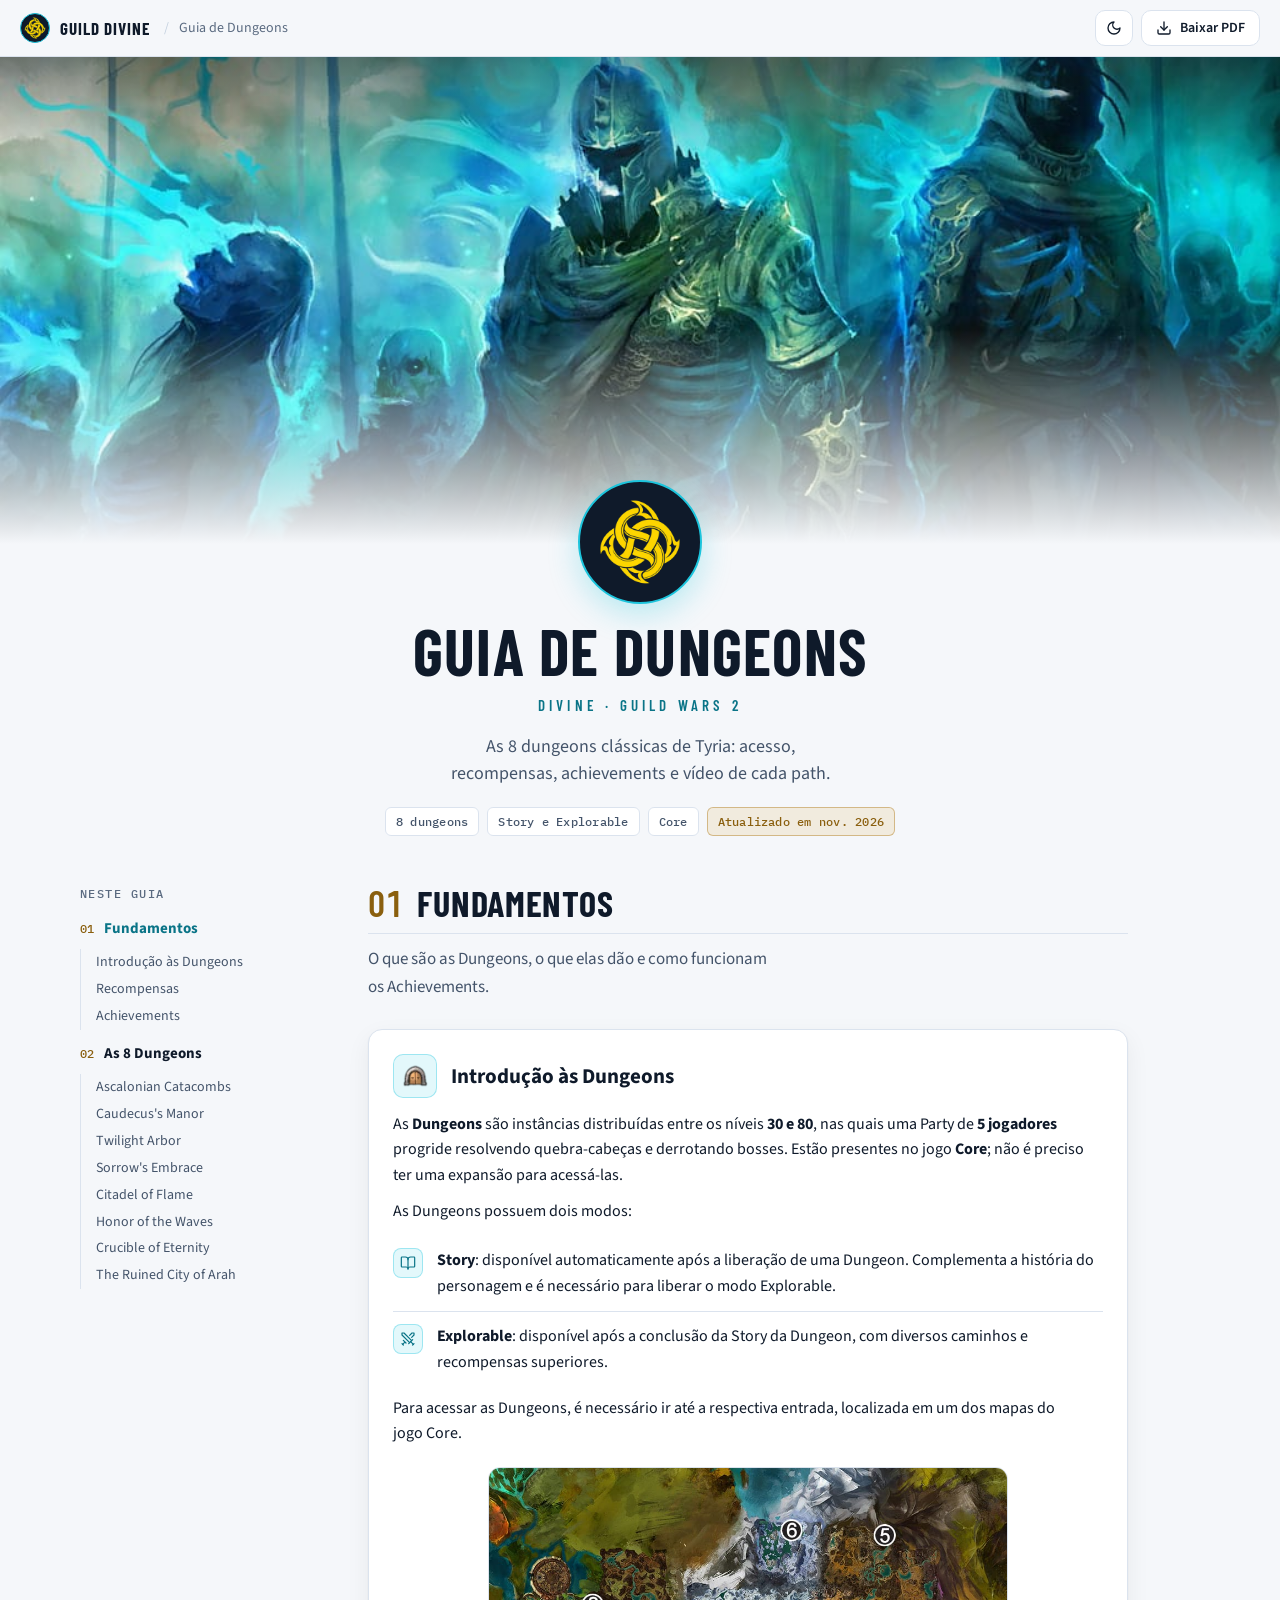
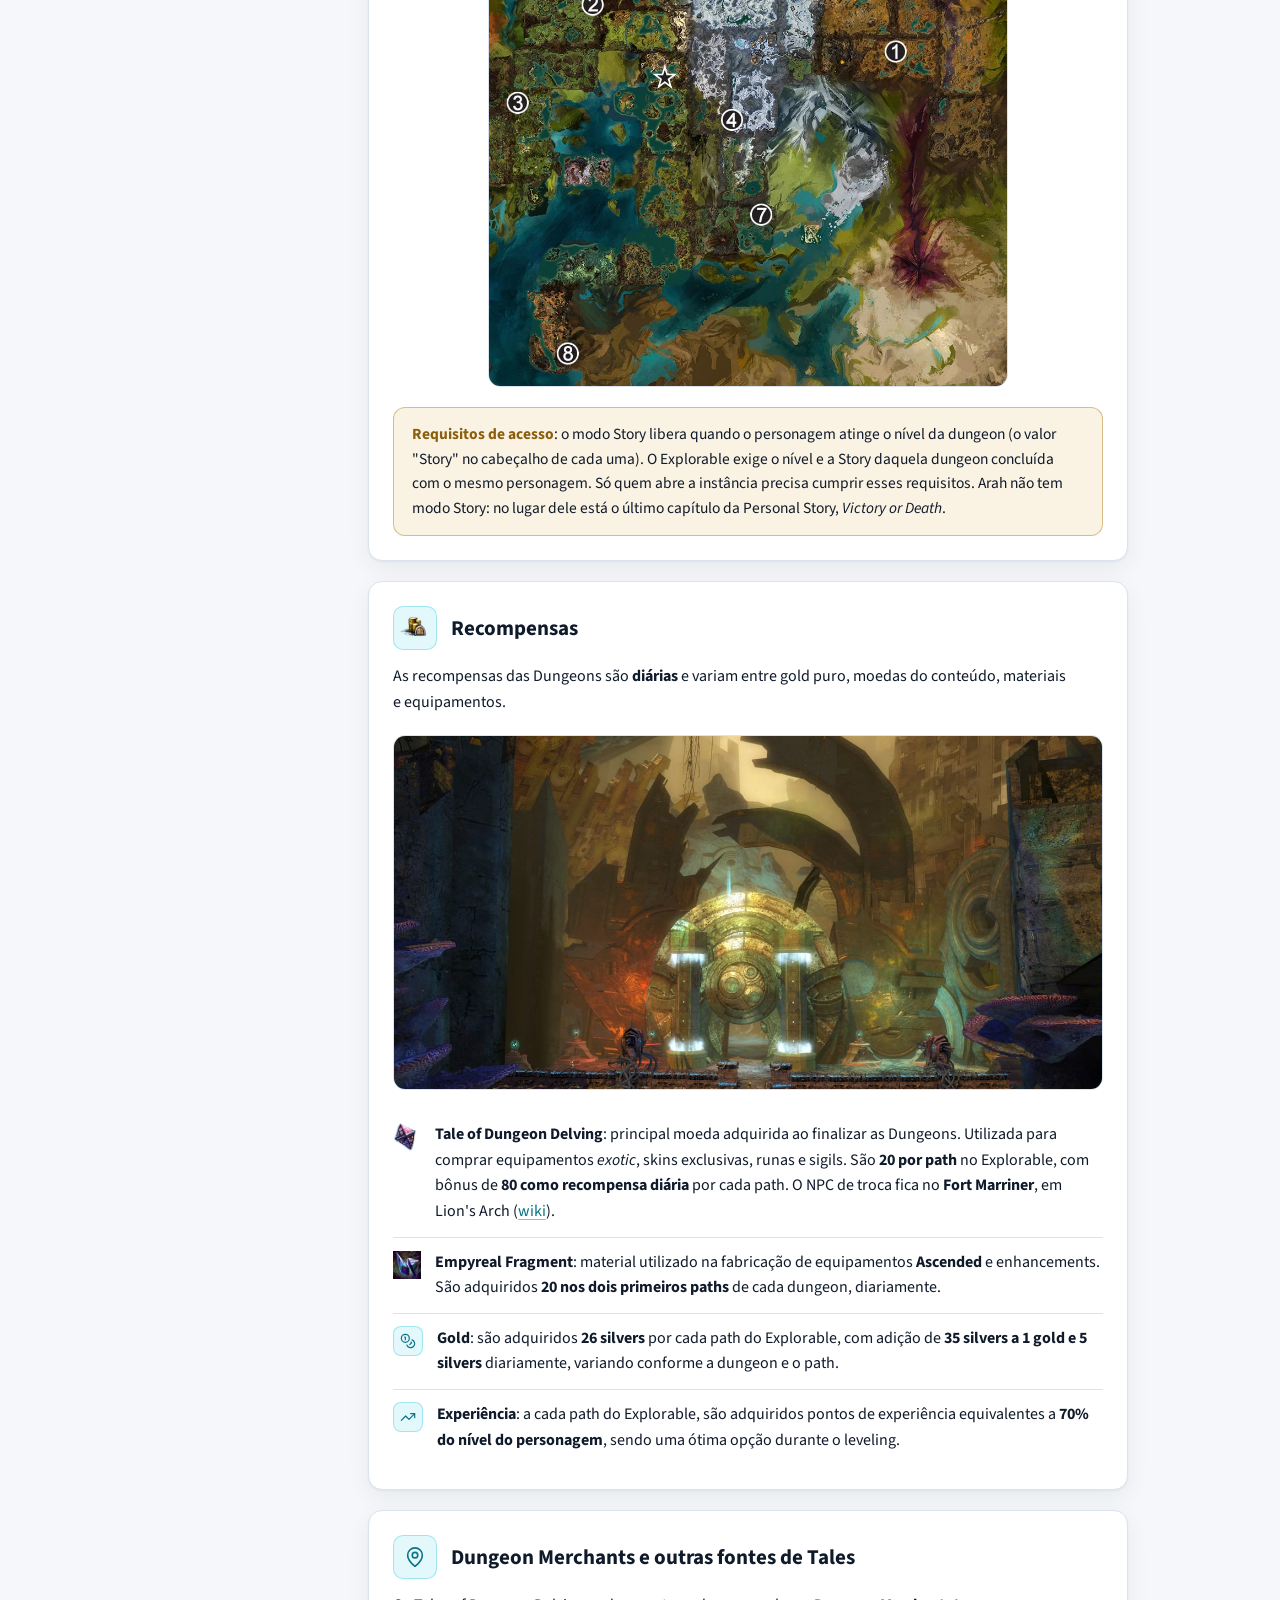
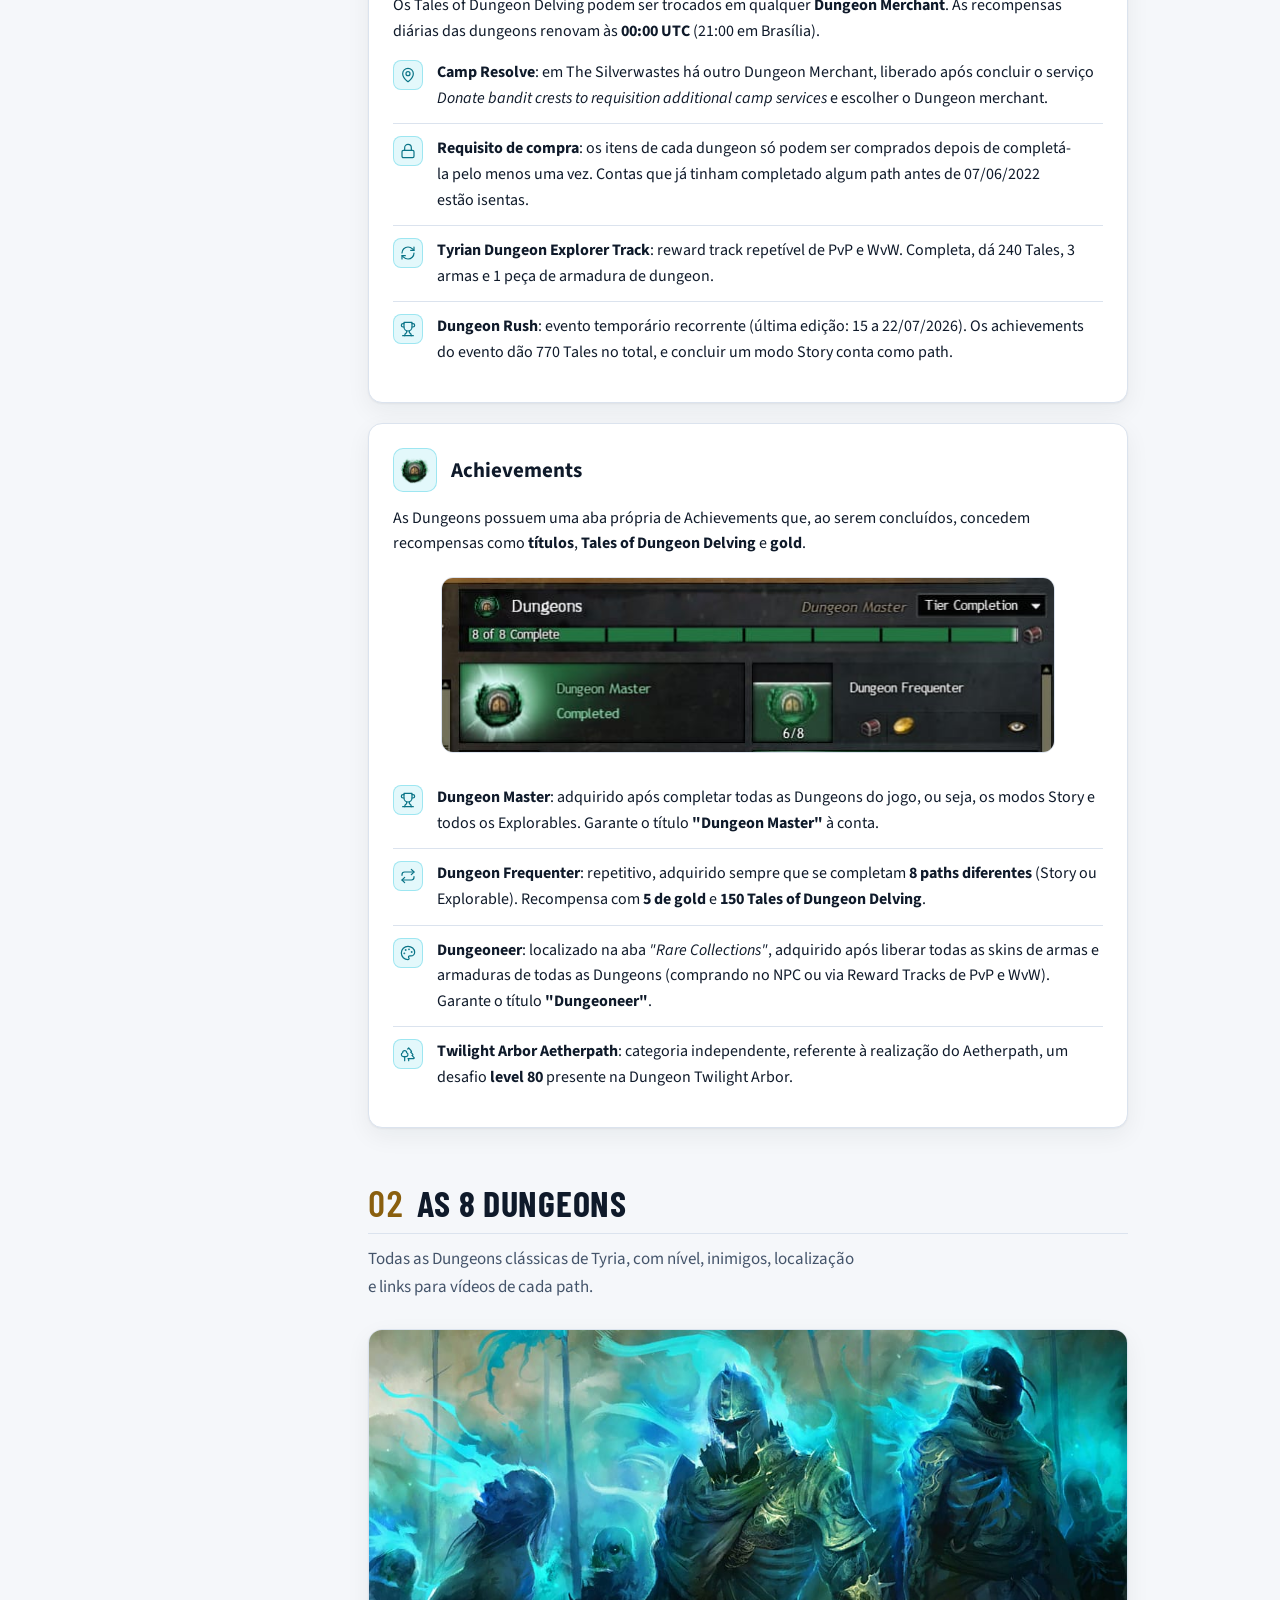
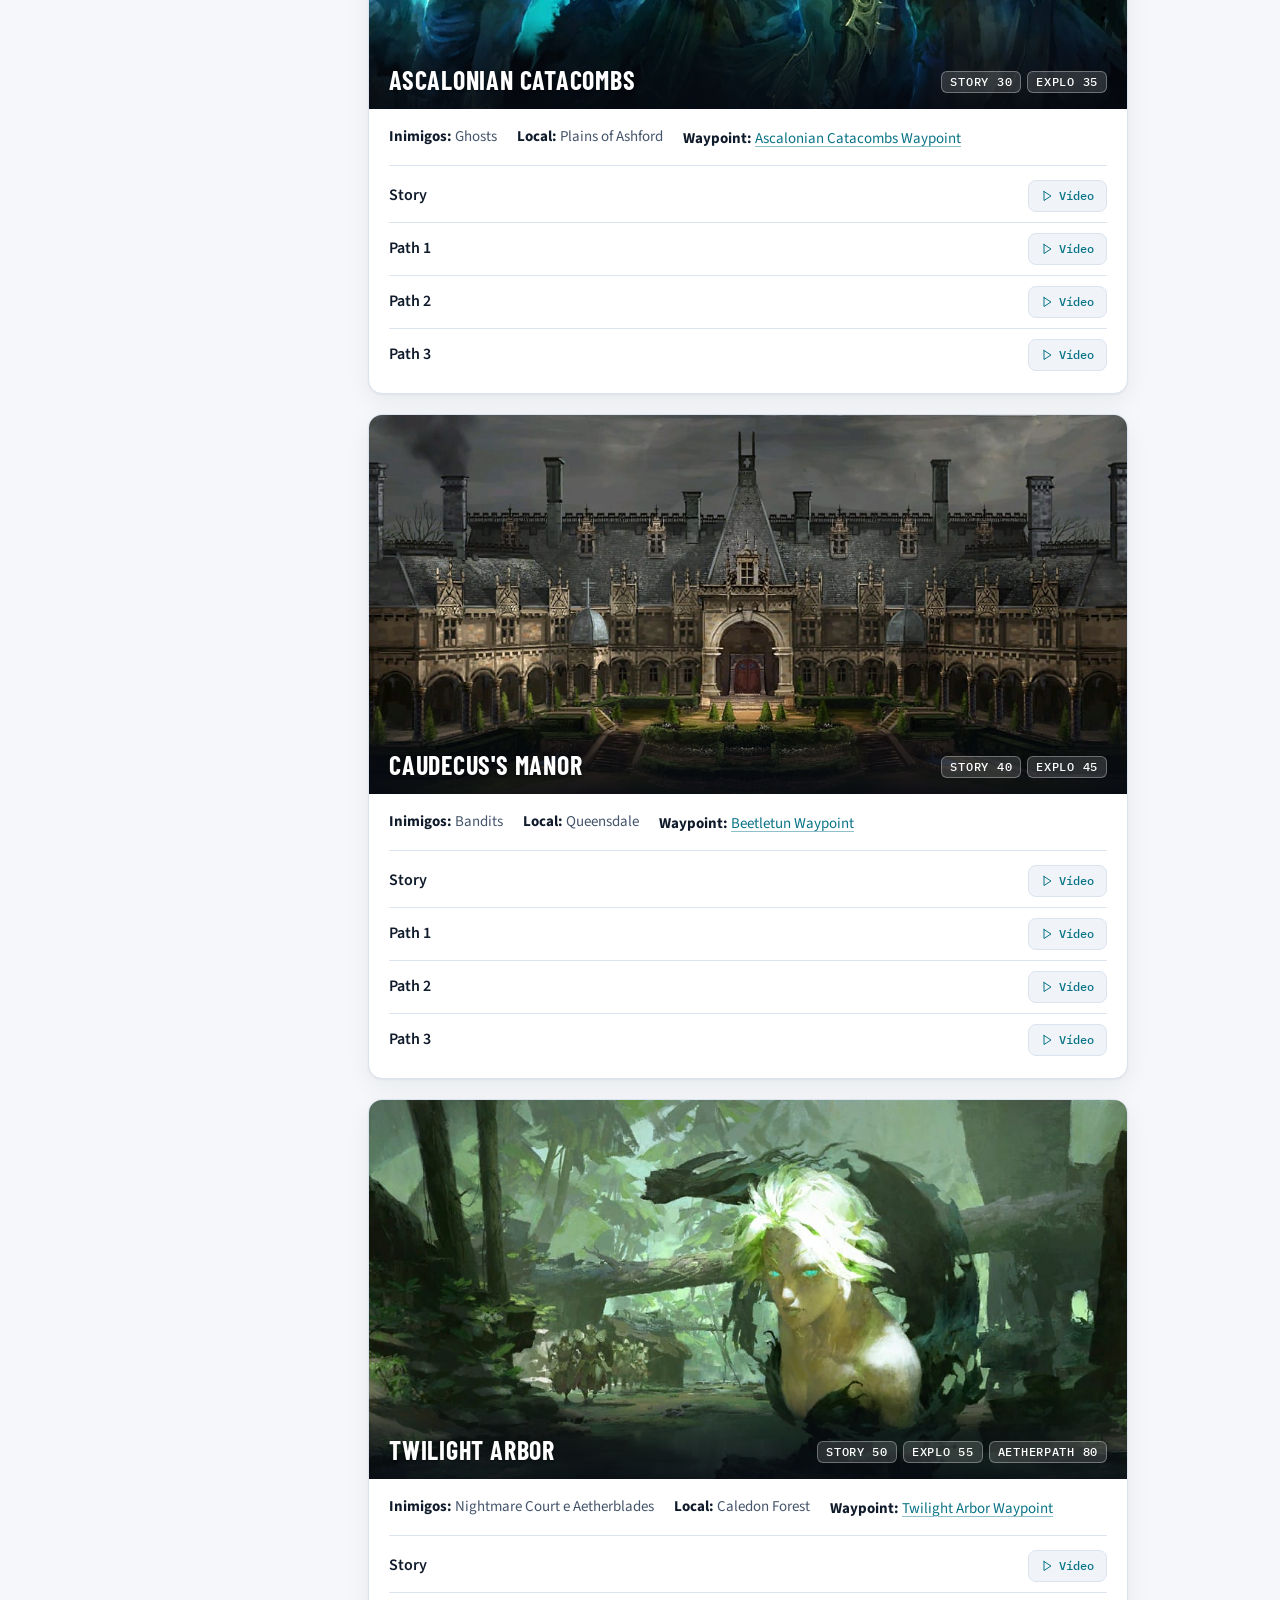
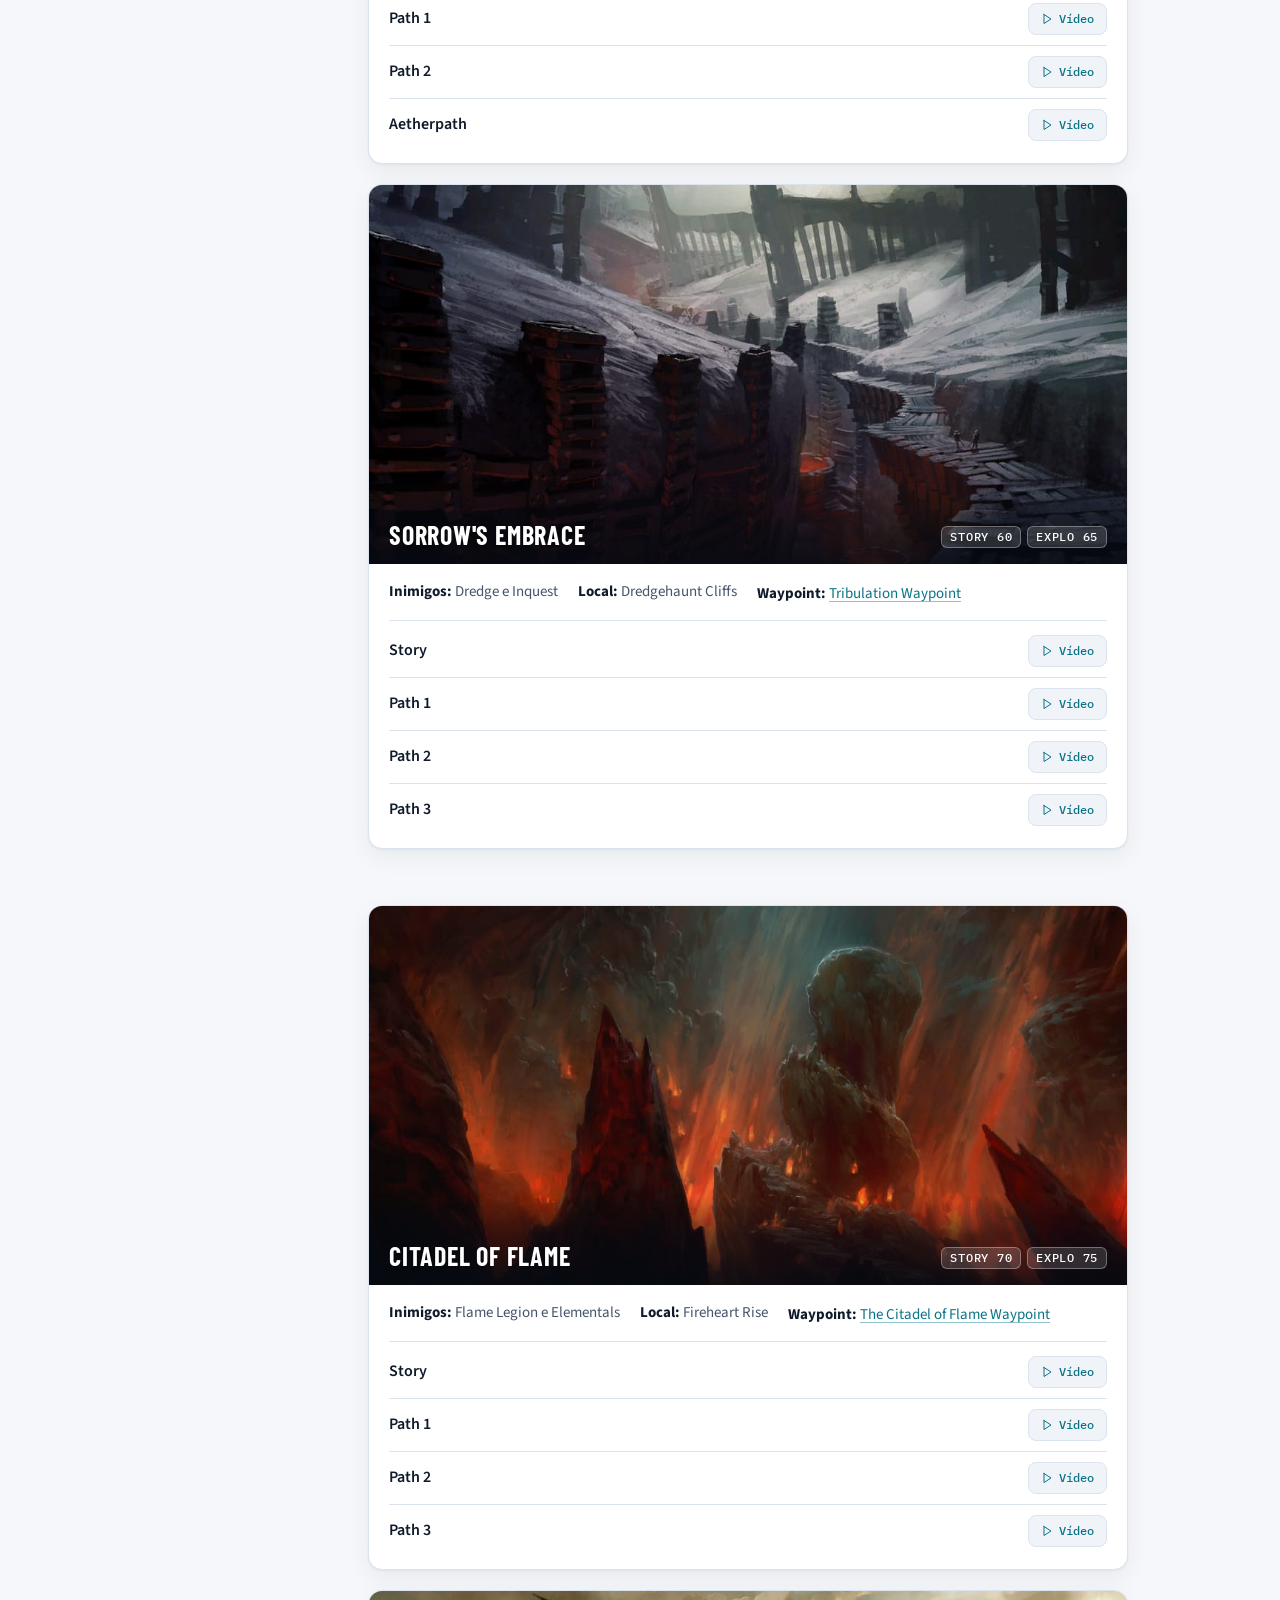
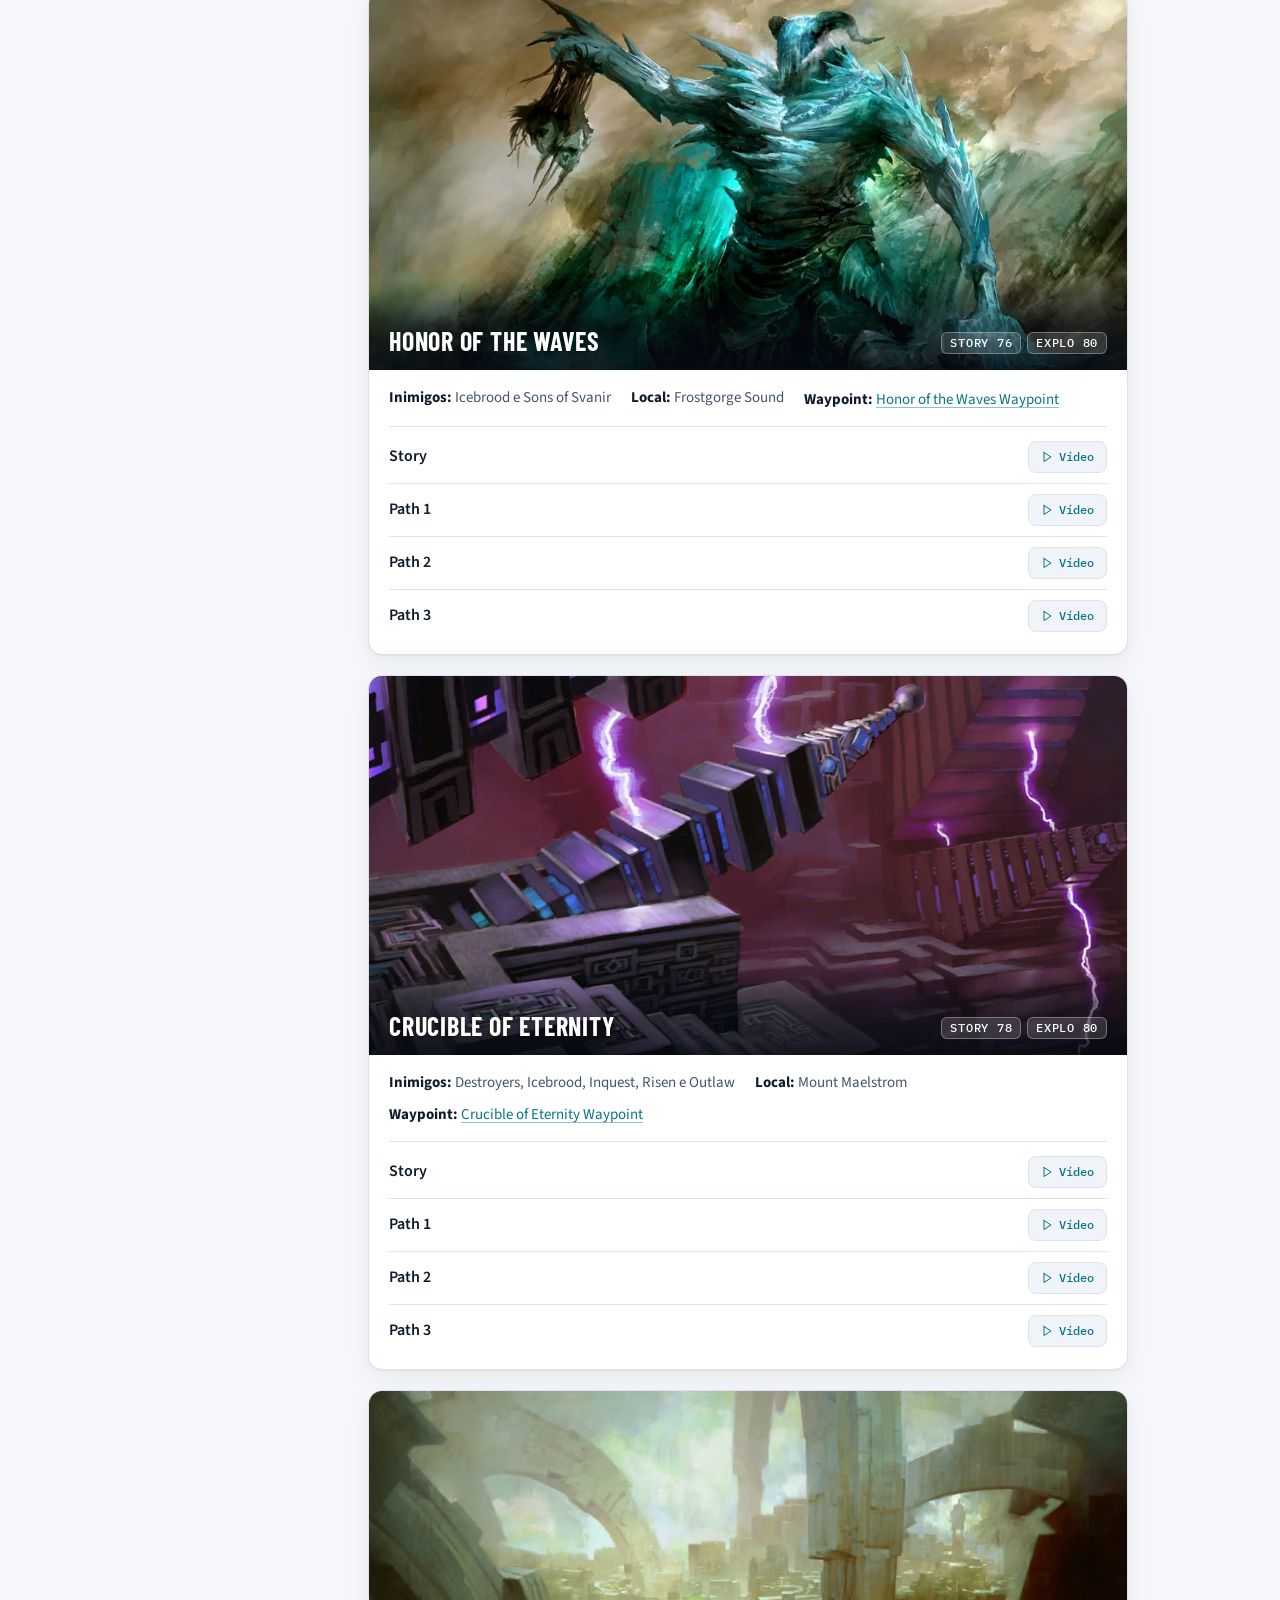
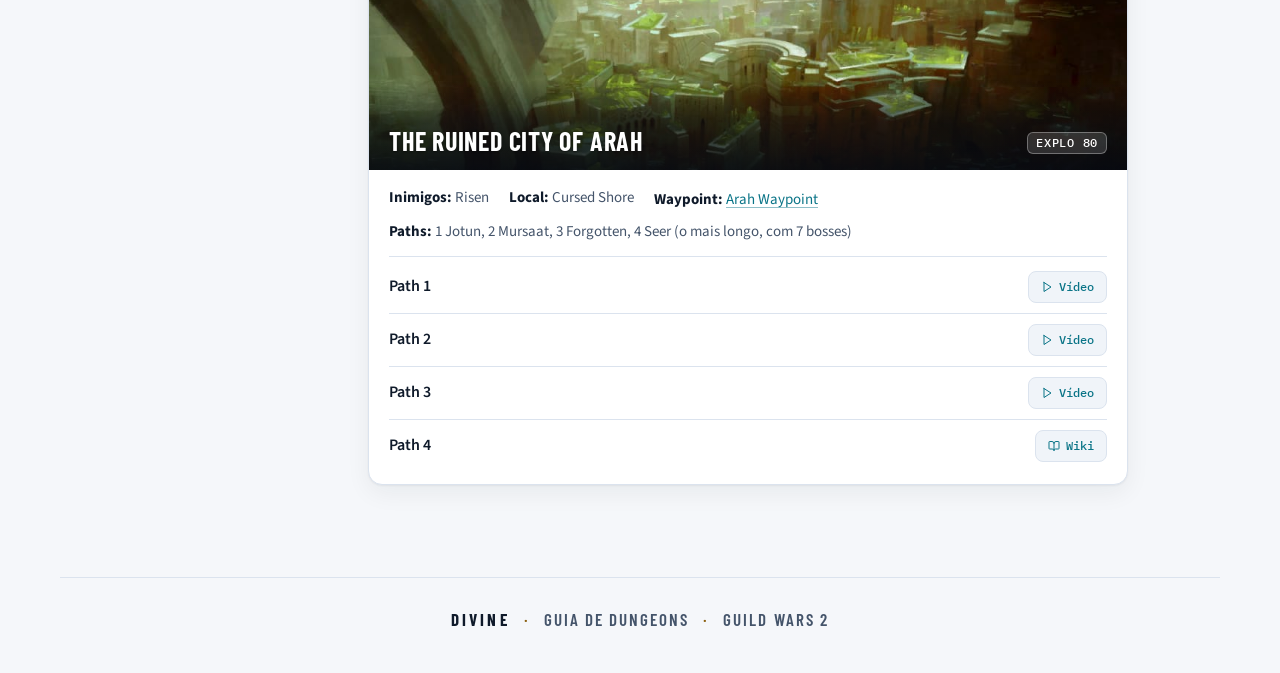
<file: guias/dungeons.html>
<!DOCTYPE html>
<html lang="pt-BR">
<head>
<meta charset="UTF-8">
<meta name="viewport" content="width=device-width, initial-scale=1">
<meta name="description" content="Guia de Dungeons · Guild DIVINE (Guild Wars 2)">
<link rel="icon" href="[data-uri]" media="(prefers-color-scheme: light)">
<link rel="icon" href="[data-uri]" media="(prefers-color-scheme: dark)">
<title>Guia de Dungeons · DIVINE</title>
<script>/* tema salvo: aplica antes de pintar a página */try{var t=localStorage.getItem('divine-tema');if(t==='light'||t==='dark')document.documentElement.setAttribute('data-theme',t);}catch(e){}</script><style>
/* =====================================================================
   Codex DIVINE — design system da Guild DIVINE (Guild Wars 2)
   Fonte da verdade: DESIGN.md (blueprint TypeUI). Embutido em cada página pela build.
   Layout: topo imersivo de ponta a ponta + corpo editorial (sumário fixo no desktop).
   ===================================================================== */

/* ---------- FONTES (servidas de assets/fonts; funcionam offline e no PDF) ---------- */
@font-face{font-family:"Barlow Condensed";font-style:normal;font-weight:600;font-display:swap;src:url(../assets/fonts/barlow-condensed-latin-600-normal.woff2) format("woff2");unicode-range:U+0000-00FF,U+0131,U+0152-0153,U+02BB-02BC,U+02C6,U+02DA,U+02DC,U+0304,U+0308,U+0329,U+2000-206F,U+20AC,U+2122,U+2191,U+2193,U+2212,U+2215,U+FEFF,U+FFFD;}
@font-face{font-family:"Barlow Condensed";font-style:normal;font-weight:700;font-display:swap;src:url(../assets/fonts/barlow-condensed-latin-700-normal.woff2) format("woff2");unicode-range:U+0000-00FF,U+0131,U+0152-0153,U+02BB-02BC,U+02C6,U+02DA,U+02DC,U+0304,U+0308,U+0329,U+2000-206F,U+20AC,U+2122,U+2191,U+2193,U+2212,U+2215,U+FEFF,U+FFFD;}
@font-face{font-family:"Source Sans 3";font-style:normal;font-weight:400;font-display:swap;src:url(../assets/fonts/source-sans-3-latin-400-normal.woff2) format("woff2");unicode-range:U+0000-00FF,U+0131,U+0152-0153,U+02BB-02BC,U+02C6,U+02DA,U+02DC,U+0304,U+0308,U+0329,U+2000-206F,U+20AC,U+2122,U+2191,U+2193,U+2212,U+2215,U+FEFF,U+FFFD;}
@font-face{font-family:"Source Sans 3";font-style:italic;font-weight:400;font-display:swap;src:url(../assets/fonts/source-sans-3-latin-400-italic.woff2) format("woff2");unicode-range:U+0000-00FF,U+0131,U+0152-0153,U+02BB-02BC,U+02C6,U+02DA,U+02DC,U+0304,U+0308,U+0329,U+2000-206F,U+20AC,U+2122,U+2191,U+2193,U+2212,U+2215,U+FEFF,U+FFFD;}
@font-face{font-family:"Source Sans 3";font-style:normal;font-weight:600;font-display:swap;src:url(../assets/fonts/source-sans-3-latin-600-normal.woff2) format("woff2");unicode-range:U+0000-00FF,U+0131,U+0152-0153,U+02BB-02BC,U+02C6,U+02DA,U+02DC,U+0304,U+0308,U+0329,U+2000-206F,U+20AC,U+2122,U+2191,U+2193,U+2212,U+2215,U+FEFF,U+FFFD;}
@font-face{font-family:"Source Sans 3";font-style:normal;font-weight:700;font-display:swap;src:url(../assets/fonts/source-sans-3-latin-700-normal.woff2) format("woff2");unicode-range:U+0000-00FF,U+0131,U+0152-0153,U+02BB-02BC,U+02C6,U+02DA,U+02DC,U+0304,U+0308,U+0329,U+2000-206F,U+20AC,U+2122,U+2191,U+2193,U+2212,U+2215,U+FEFF,U+FFFD;}
@font-face{font-family:"Source Sans 3";font-style:normal;font-weight:400;font-display:swap;src:url(../assets/fonts/source-sans-3-latin-ext-400-normal.woff2) format("woff2");unicode-range:U+0100-02AF,U+0304,U+0308,U+0329,U+1E00-1E9F,U+1EF2-1EFF,U+2020,U+20A0-20AB,U+20AD-20C0,U+2113,U+2C60-2C7F,U+A720-A7FF;}
@font-face{font-family:"IBM Plex Mono";font-style:normal;font-weight:500;font-display:swap;src:url(../assets/fonts/ibm-plex-mono-latin-500-normal.woff2) format("woff2");unicode-range:U+0000-00FF,U+0131,U+0152-0153,U+02BB-02BC,U+02C6,U+02DA,U+02DC,U+0304,U+0308,U+0329,U+2000-206F,U+20AC,U+2122,U+2191,U+2193,U+2212,U+2215,U+FEFF,U+FFFD;}

/* ---------- TOKENS: CLARO ---------- */
:root{
  --font-display:"Barlow Condensed","Arial Narrow","Segoe UI",sans-serif;
  --font-body:"Source Sans 3","Segoe UI",Roboto,Helvetica,Arial,sans-serif;
  --font-mono:"IBM Plex Mono",Consolas,"Courier New",monospace;
  --bg:#f5f7fa; --surface:#ffffff; --surface-2:#f0f4f9; --line:#dbe3ee; --line-strong:#c5d1e0;
  --text:#0f1a2a; --text-soft:#44546a; --text-mute:#5a6a80;
  --accent:#1cc4dc; --accent-text:#0a7487; --accent-tint:rgba(28,196,220,.12);
  --gold:#8a5f0e; --gold-tint:rgba(224,176,82,.16); --gold-line:rgba(176,124,28,.45);
  --action-bg:#0a7487; --action-bg-hover:#085f6f; --on-action:#ffffff;
  --hero-scrim:rgba(10,17,28,.38);
  --shadow:0 1px 2px rgba(15,26,42,.05), 0 8px 24px rgba(15,26,42,.06);
  --nav-bg:rgba(245,247,250,.86);
  --selection:#bdeef6;
  /* compatibilidade com estilos inline antigos */
  --texto-soft:var(--text-soft); --azul-esc:var(--accent-text);
  color-scheme:light;
}
/* ---------- TOKENS: ESCURO (sistema e botão; nunca na impressão) ---------- */
@media screen and (prefers-color-scheme: dark){
  :root:not([data-theme="light"]){
    --bg:#0a111c; --surface:#111b2b; --surface-2:#162337; --line:#22324a; --line-strong:#2e4260;
    --text:#e7eef7; --text-soft:#a9b8ca; --text-mute:#8597ad;
    --accent-text:#5fd6e8; --accent-tint:rgba(28,196,220,.14);
    --gold:#e0b052; --gold-tint:rgba(224,176,82,.12); --gold-line:rgba(224,176,82,.4);
    --action-bg:#1cc4dc; --action-bg-hover:#5fd6e8; --on-action:#06121c;
    --hero-scrim:rgba(5,9,16,.45); --shadow:none; --nav-bg:rgba(10,17,28,.82); --selection:#164b5a;
    color-scheme:dark;
  }
}
@media screen{
  :root[data-theme="dark"]{
    --bg:#0a111c; --surface:#111b2b; --surface-2:#162337; --line:#22324a; --line-strong:#2e4260;
    --text:#e7eef7; --text-soft:#a9b8ca; --text-mute:#8597ad;
    --accent-text:#5fd6e8; --accent-tint:rgba(28,196,220,.14);
    --gold:#e0b052; --gold-tint:rgba(224,176,82,.12); --gold-line:rgba(224,176,82,.4);
    --action-bg:#1cc4dc; --action-bg-hover:#5fd6e8; --on-action:#06121c;
    --hero-scrim:rgba(5,9,16,.45); --shadow:none; --nav-bg:rgba(10,17,28,.82); --selection:#164b5a;
    color-scheme:dark;
  }
}

/* ---------- BASE ---------- */
*{box-sizing:border-box;-webkit-print-color-adjust:exact;print-color-adjust:exact;}
html,body{margin:0;padding:0;}
html{scroll-behavior:smooth;scrollbar-color:var(--line-strong) var(--bg);}
body{
  font-family:var(--font-body);font-size:16px;line-height:1.6;
  color:var(--text);background:var(--bg);
  -webkit-font-smoothing:antialiased;text-rendering:optimizeLegibility;
}
::selection{background:var(--selection);color:var(--text);}
a{color:var(--accent-text);text-decoration:underline;text-decoration-thickness:1px;text-underline-offset:.2em;text-decoration-color:color-mix(in srgb, var(--accent-text) 45%, transparent);}
a:hover{text-decoration-color:currentColor;}
a:focus-visible, button:focus-visible, summary:focus-visible{outline:2px solid var(--accent);outline-offset:2px;border-radius:6px;}
[id]{scroll-margin-top:84px;}
img{max-width:100%;}
p{margin:0 0 12px;text-wrap:pretty;}
li{text-wrap:pretty;}
b, strong{font-weight:700;}
small{color:var(--text-soft);}
code, kbd{
  font-family:var(--font-mono);font-size:.82em;color:var(--text);
  background:var(--surface-2);border:1px solid var(--line);border-radius:6px;padding:1px 6px;
}
kbd{border-bottom-width:2px;}

/* ---------- BARRA DO TOPO ---------- */
.topnav{
  position:sticky;top:0;z-index:20;
  display:flex;justify-content:space-between;align-items:center;gap:12px;
  padding:10px max(20px, env(safe-area-inset-right, 0px)) 10px max(20px, env(safe-area-inset-left, 0px));
  background:var(--nav-bg);backdrop-filter:saturate(1.4) blur(10px);-webkit-backdrop-filter:saturate(1.4) blur(10px);
  border-bottom:1px solid var(--line);font-size:14px;
}
.topnav a{color:var(--text);text-decoration:none;font-weight:600;}
.topnav .where{display:flex;align-items:center;min-width:0;gap:4px;}
.topnav .home{display:flex;align-items:center;gap:10px;min-width:0;font-family:var(--font-display);font-weight:700;font-size:17px;letter-spacing:.06em;text-transform:uppercase;}
.topnav .crumb{color:var(--text-mute);white-space:nowrap;overflow:hidden;text-overflow:ellipsis;}
.topnav .crumb::before{content:"/";margin:0 10px;color:var(--line-strong);}
.topnav .actions{display:flex;gap:8px;align-items:center;flex-shrink:0;}
.topnav .btn, .theme-toggle{
  display:inline-flex;align-items:center;gap:8px;min-height:36px;
  border:1px solid var(--line);background:var(--surface);color:var(--text);
  padding:6px 14px;border-radius:10px;font:inherit;font-weight:600;cursor:pointer;
  transition:border-color .15s ease-out, background-color .15s ease-out;
}
.topnav .btn:hover, .theme-toggle:hover{border-color:var(--accent);}
.theme-toggle{padding:6px 10px;}
.theme-toggle svg, .topnav .btn svg{width:16px;height:16px;}
.theme-toggle .i-sol{display:none;}
:root[data-theme="dark"] .theme-toggle .i-sol{display:inline;}
:root[data-theme="dark"] .theme-toggle .i-lua{display:none;}
@media screen and (prefers-color-scheme: dark){
  :root:not([data-theme="light"]) .theme-toggle .i-sol{display:inline;}
  :root:not([data-theme="light"]) .theme-toggle .i-lua{display:none;}
}

/* ---------- EMBLEMA (logo amarela no tema claro, branca no escuro) ---------- */
/* fundo: no claro, a cor do texto (azul-tinta) realça a logo amarela; no escuro, a superfície */
:root{ --emblem-bg:var(--text); }
@media screen and (prefers-color-scheme: dark){ :root:not([data-theme="light"]){ --emblem-bg:var(--surface); } }
@media screen{ :root[data-theme="dark"]{ --emblem-bg:var(--surface); } }
.emblem{
  display:inline-grid;place-items:center;flex-shrink:0;border-radius:50%;
  background:var(--emblem-bg);border:2px solid var(--accent);
  box-shadow:0 10px 30px rgba(28,196,220,.28);
}
.emblem img{grid-area:1/1;width:72%;height:72%;object-fit:contain;display:block;}
.emblem-lg{width:124px;height:124px;}
.emblem-sm{width:30px;height:30px;border-width:1.5px;box-shadow:none;}
.emblem-sm img{width:78%;height:78%;}
.emblem-escuro{display:none !important;}
@media screen and (prefers-color-scheme: dark){
  :root:not([data-theme="light"]) .emblem-claro{display:none !important;}
  :root:not([data-theme="light"]) .emblem-escuro{display:block !important;}
}
@media screen{
  :root[data-theme="dark"] .emblem-claro{display:none !important;}
  :root[data-theme="dark"] .emblem-escuro{display:block !important;}
}

/* ---------- HERÓI (topo imersivo, de ponta a ponta) ---------- */
.hero{position:relative;}
.hero-bg{position:relative;height:clamp(260px, 38vw, 520px);overflow:hidden;background:var(--surface-2);}
.hero-bg img{position:absolute;inset:0;width:100%;height:100%;object-fit:cover;object-position:center 40%;display:block;}
.hero-bg::after{
  content:"";position:absolute;inset:0;pointer-events:none;
  background:linear-gradient(to bottom, var(--hero-scrim) 0%, transparent 24%, transparent 56%, var(--bg) 100%);
}
.hero-bar{
  position:absolute;top:0;left:0;right:0;z-index:2;display:flex;justify-content:flex-end;
  padding:max(16px, env(safe-area-inset-top, 0px)) max(20px, env(safe-area-inset-right, 0px)) 0 max(20px, env(safe-area-inset-left, 0px));
}
.hero-inner{
  position:relative;z-index:1;max-width:860px;margin:0 auto;text-align:center;
  padding:0 max(20px, env(safe-area-inset-right, 0px)) 8px max(20px, env(safe-area-inset-left, 0px));
}
.hero-inner .emblem{margin-top:-64px;margin-bottom:16px;}
.hero h1{
  font-family:var(--font-display);font-weight:700;text-transform:uppercase;
  font-size:clamp(40px, 6vw, 64px);line-height:.98;letter-spacing:.02em;margin:0;color:var(--text);text-wrap:balance;
}
.hero .hero-sub{
  font-family:var(--font-display);font-weight:600;text-transform:uppercase;letter-spacing:.28em;
  font-size:15px;color:var(--accent-text);margin:10px 0 0;
}
.hero .hero-desc{max-width:58ch;margin:16px auto 0;font-size:18px;line-height:1.5;color:var(--text-soft);text-wrap:balance;}
.hero-chips{list-style:none;display:flex;flex-wrap:wrap;justify-content:center;gap:8px;margin:20px 0 0;padding:0;}
.hero-chips li, .badge-lvl{
  font-family:var(--font-mono);font-size:12px;font-weight:500;letter-spacing:.02em;color:var(--text-soft);
  background:var(--surface);border:1px solid var(--line);border-radius:6px;padding:4px 10px;
  font-variant-numeric:tabular-nums;
}
.hero-chips li.is-date{color:var(--gold);border-color:var(--gold-line);background:var(--gold-tint);}
.badge-lvl{display:inline-block;margin:0 4px 6px 0;background:var(--surface-2);}

/* ---------- LAYOUT DO GUIA ---------- */
.layout{
  max-width:1160px;margin:40px auto 0;
  padding:0 max(20px, env(safe-area-inset-right, 0px)) 0 max(20px, env(safe-area-inset-left, 0px));
}
.content{min-width:0;}
.page{max-width:760px;margin:0 auto;}
.page + .page{margin-top:56px;}
@media screen and (min-width:1100px){
  .layout{display:grid;grid-template-columns:232px minmax(0,1fr);gap:56px;align-items:start;}
  .page{margin:0;}
  .sidebar{position:sticky;top:76px;max-height:calc(100vh - 96px);overflow:auto;padding-bottom:24px;}
}

/* ---------- SUMÁRIO ---------- */
.toc{margin:0 0 32px;}
.toc h2{
  font-family:var(--font-mono);font-size:12px;font-weight:500;letter-spacing:.12em;text-transform:uppercase;
  color:var(--text-mute);margin:0 0 12px;
}
.toc ol{margin:0;padding:0;list-style:none;counter-reset:cap;}
.toc ol > li{counter-increment:cap;margin:0 0 10px;font-size:15px;}
.toc ol > li > b{font-weight:700;}
.toc ol > li > b > a::before{content:counter(cap, decimal-leading-zero);font-family:var(--font-mono);font-size:12px;color:var(--gold);margin-right:10px;font-weight:500;}
.toc ul{margin:6px 0 0;padding:0 0 0 14px;list-style:none;border-left:1px solid var(--line);}
.toc ul li{font-size:14px;margin:0;}
.toc a{display:block;padding:4px 0 4px 10px;margin-left:-11px;border-left:2px solid transparent;color:var(--text-soft);text-decoration:none;line-height:1.35;}
.toc ol > li > b > a{margin-left:0;padding-left:0;border-left:0;color:var(--text);}
.toc a:hover{color:var(--accent-text);}
.toc a.is-active{color:var(--accent-text);border-left-color:var(--gold);}
.toc ol > li > b > a.is-active{color:var(--accent-text);}
.toc.cols ul{border:0;padding:0;}
@media screen and (max-width:1099px){
  .sidebar .toc{background:var(--surface);border:1px solid var(--line);border-radius:14px;padding:18px 20px;}
  .toc.cols ol{columns:2;column-gap:28px;}
  .toc.cols li{break-inside:avoid;}
}
@media (max-width:600px){ .toc.cols ol{columns:1;} }

/* ---------- SEÇÕES ---------- */
h2.section{
  font-family:var(--font-display);font-weight:700;text-transform:uppercase;letter-spacing:.02em;
  font-size:clamp(28px, 3.4vw, 36px);line-height:1.05;color:var(--text);
  display:flex;align-items:baseline;gap:14px;flex-wrap:wrap;
  margin:0 0 8px;padding-bottom:12px;border-bottom:1px solid var(--line);text-wrap:balance;
}
/* número do capítulo: mesma fonte e tamanho do título, em dourado (lê como "01 Fundamentos") */
h2.section .num{font-family:var(--font-display);font-size:inherit;font-weight:600;letter-spacing:.02em;color:var(--gold);font-variant-numeric:tabular-nums;}
.section-sub{color:var(--text-soft);font-size:17px;margin:12px 0 28px;max-width:62ch;}
h3, h4{text-wrap:balance;}
h4{font-size:17px;font-weight:700;margin:28px 0 10px;color:var(--text);}

/* ---------- CARDS ---------- */
.card{
  background:var(--surface);border:1px solid var(--line);border-radius:14px;
  padding:24px;margin:0 0 20px;box-shadow:var(--shadow);
}
/* cabeçalho do card: ícone + título na mesma linha; o texto ocupa a largura toda (borda esquerda única) */
.card .card-head{display:grid;grid-template-columns:auto minmax(0,1fr);column-gap:14px;align-items:center;margin-bottom:4px;}
.card .card-head > div{display:contents;}
.card .card-head > :not(div):not(h3):not(h4):not(p){grid-column:1;}
.card .card-head h3, .card .card-head h4{grid-column:2;font-family:var(--font-body);font-size:21px;font-weight:700;line-height:1.25;margin:0;color:var(--text);}
.card .card-head p{grid-column:1 / -1;margin-top:14px;}
.card .card-head > div > :first-child:not(h3):not(h4){grid-column:1 / -1;}
.card p{margin:0 0 12px;}
.card > :last-child, .card .card-head p:last-child{margin-bottom:0;}
.card > .card-head + p, .card > p + p{margin-top:12px;}
.card > h4:first-of-type{margin-top:24px;}
.ico-wrap, .card .icon{
  width:44px;height:44px;flex-shrink:0;border-radius:10px;
  background:var(--accent-tint);border:1px solid color-mix(in srgb, var(--accent) 35%, transparent);
}
.card .icon{object-fit:contain;padding:6px;}
.ico-wrap{display:flex;align-items:center;justify-content:center;color:var(--accent-text);}
.ico-wrap svg{width:22px;height:22px;stroke-width:1.8;}

/* ---------- IMAGENS ---------- */
.hero-img{display:block;width:100%;height:auto;border-radius:12px;margin:20px 0;background:var(--surface-2);border:1px solid var(--line);}
.hero-img.natural{margin-inline:auto;}
.hero-img.banner{aspect-ratio:2/1;object-fit:cover;object-position:center;}
img.emoji{height:1.15em;width:auto;vertical-align:-0.22em;margin:0 1px;}
.img-fallback{display:inline-flex;align-items:center;justify-content:center;width:28px;height:28px;border-radius:8px;background:var(--surface-2);color:var(--accent-text);font-size:13px;}
.img-fallback.inline{width:1.1em;height:1.1em;font-size:.7em;vertical-align:-0.2em;}

/* ---------- LISTAS COM ÍCONE (sem caixa dentro de caixa) ---------- */
.tier{display:flex;gap:14px;align-items:flex-start;padding:12px 0;margin:0;}
.tier + .tier{border-top:1px solid var(--line);}
.card > .tier:first-of-type, .card > h4 + .tier{margin-top:8px;}
.tier > img:not(.emoji){width:28px;height:28px;object-fit:contain;flex-shrink:0;margin-top:1px;}
.tier > .ico-wrap{width:30px;height:30px;border-radius:8px;}
.tier > .ico-wrap svg{width:16px;height:16px;}
.tier p{margin:0;flex:1;min-width:0;}
.tier b, .tier .label{color:var(--text);}

/* ---------- TABELAS ---------- */
table.map{width:100%;border-collapse:separate;border-spacing:0;margin:16px 0;font-size:15px;border:1px solid var(--line);border-radius:12px;overflow:hidden;font-variant-numeric:tabular-nums;}
table.map th, table.map td{padding:10px 14px;text-align:left;vertical-align:middle;border-bottom:1px solid var(--line);}
table.map tr:last-child td{border-bottom:0;}
table.map th{font-family:var(--font-mono);font-size:12px;font-weight:500;letter-spacing:.08em;text-transform:uppercase;color:var(--text-mute);background:var(--surface-2);}
table.map td img{height:22px;width:auto;vertical-align:middle;margin-right:6px;}
table.map td.arrow{text-align:center;color:var(--gold);font-weight:700;width:40px;}

/* ---------- DESTAQUES ---------- */
.highlight, .note{border-radius:12px;padding:14px 18px;margin:16px 0;font-size:15.5px;}
.highlight{background:var(--accent-tint);border:1px solid color-mix(in srgb, var(--accent) 35%, transparent);}
.note{background:var(--gold-tint);border:1px solid var(--gold-line);}
.note b:first-child{color:var(--gold);}
ol.steps{padding-left:0;margin:12px 0;list-style:none;counter-reset:passo;}
ol.steps li{counter-increment:passo;display:flex;gap:12px;align-items:baseline;padding:6px 0;}
ol.steps li::before{content:counter(passo);font-family:var(--font-mono);font-size:12px;color:var(--gold);min-width:20px;height:20px;border:1px solid var(--gold-line);border-radius:6px;display:inline-flex;align-items:center;justify-content:center;flex-shrink:0;}

/* ---------- WINGS / DUNGEONS (arte com nome sobreposto) ---------- */
.wing, .dungeon{
  display:grid;background:var(--surface);border:1px solid var(--line);border-radius:14px;overflow:hidden;
  margin:0 0 20px;box-shadow:var(--shadow);
}
.wing > .wing-img, .dungeon > .dungeon-img, .wing > .wing-head, .dungeon > .dungeon-head{grid-area:1/1;}
.wing-img, .dungeon-img{width:100%;aspect-ratio:2/1;object-fit:cover;display:block;height:auto;}
.wing-head, .dungeon-head{
  align-self:end;z-index:1;display:flex;justify-content:space-between;align-items:flex-end;gap:12px;flex-wrap:wrap;
  padding:48px 20px 16px;color:#fff;
  background:linear-gradient(to top, rgba(6,10,18,.88) 0%, rgba(6,10,18,.55) 55%, rgba(6,10,18,0) 100%);
  font-family:var(--font-display);font-weight:700;text-transform:uppercase;letter-spacing:.03em;font-size:26px;line-height:1;
  text-shadow:0 1px 2px rgba(0,0,0,.4);
}
.wing-head .wing-num, .dungeon-head .lvl{
  font-family:var(--font-mono);font-size:12px;font-weight:500;letter-spacing:.06em;text-shadow:none;
  color:#fff;background:rgba(255,255,255,.14);border:1px solid rgba(255,255,255,.32);border-radius:6px;padding:4px 8px;white-space:nowrap;
}
.dungeon-head .lvls{display:flex;gap:6px;flex-wrap:wrap;}
.bosses, .dungeon-body{grid-row:2;padding:8px 20px 12px;}
.boss, .path{
  display:flex;justify-content:space-between;align-items:center;gap:12px;
  padding:10px 0;font-size:16px;
}
.boss + .boss, .path + .path{border-top:1px solid var(--line);}
.boss > span, .path > span{font-weight:600;}
.boss a, .path a{
  display:inline-flex;align-items:center;gap:6px;min-height:32px;white-space:nowrap;
  font-family:var(--font-mono);font-size:12px;font-weight:500;color:var(--accent-text);text-decoration:none;
  background:var(--surface-2);border:1px solid var(--line);border-radius:8px;padding:4px 12px;
  transition:border-color .15s ease-out;
}
.boss a:hover, .path a:hover{border-color:var(--accent);}
.boss a svg, .path a svg{width:12px;height:12px;}
.dungeon-meta{display:flex;gap:6px 20px;flex-wrap:wrap;font-size:15px;color:var(--text-soft);padding:8px 0 12px;border-bottom:1px solid var(--line);margin-bottom:4px;}
.dungeon-meta b{color:var(--text);}
.dungeon-meta a{display:inline-block;padding-block:2px;}
.paths{display:flex;flex-direction:column;}

/* ---------- RECURSOS ÚTEIS ---------- */
.resource{
  background:var(--surface);border:1px solid var(--line);border-radius:12px;padding:16px 18px;margin:0 0 12px;
  transition:border-color .15s ease-out;
}
.resource:hover{border-color:var(--line-strong);}
.resource .res-head{display:flex;align-items:center;gap:10px;flex-wrap:wrap;margin-bottom:4px;}
.resource .res-name{font-weight:700;font-size:18px;color:var(--text);}
.resource .res-desc{font-size:15.5px;color:var(--text-soft);margin:0 0 10px;}
.resource .res-url{
  display:inline-flex;align-items:center;min-height:30px;max-width:100%;
  font-family:var(--font-mono);font-size:12.5px;color:var(--accent-text);text-decoration:none;word-break:break-all;
  background:var(--surface-2);border:1px solid var(--line);border-radius:8px;padding:4px 10px;
}
.resource .res-url:hover{border-color:var(--accent);}
.resource .res-new{font-family:var(--font-mono);font-size:11px;font-weight:500;letter-spacing:.08em;color:var(--gold);border:1px solid var(--gold-line);background:var(--gold-tint);border-radius:6px;padding:1px 7px;}
/* lista de recursos em 2 colunas no desktop e no PDF */
@media screen and (min-width:900px), print{
  .page:has(> .resource){display:grid;grid-template-columns:repeat(2,minmax(0,1fr));column-gap:14px;align-content:start;}
  .page:has(> .resource) > :not(.resource){grid-column:1 / -1;}
  .page:has(> .resource) > .resource{margin:0 0 14px;display:flex;flex-direction:column;}
  .page:has(> .resource) > .resource .res-url{margin-top:auto;align-self:flex-start;}
}
.featured-grid{display:grid;grid-template-columns:repeat(2,minmax(0,1fr));gap:10px;margin:16px 0 8px;}
@media (max-width:600px){ .featured-grid{grid-template-columns:1fr;} }
.featured{display:block;text-decoration:none;background:var(--surface);border:1px solid var(--line);border-radius:12px;padding:14px 16px;transition:border-color .15s ease-out;}
.featured:hover{border-color:var(--accent);}
.featured .f-name{font-weight:700;color:var(--text);font-size:16px;margin-bottom:2px;}
.featured .f-url{font-family:var(--font-mono);font-size:12px;color:var(--accent-text);word-break:break-all;}

/* ---------- RODAPÉ ---------- */
.footer{margin:72px auto 0;padding:28px 20px 40px;border-top:1px solid var(--line);text-align:center;max-width:1160px;}
.footer a{display:inline-block;padding-block:4px;}
.footer-brand{
  margin:0;display:flex;justify-content:center;align-items:center;flex-wrap:wrap;gap:2px 0;
  font-family:var(--font-display);font-weight:600;font-size:17px;letter-spacing:.12em;text-transform:uppercase;color:var(--text-soft);
}
.footer-brand b{color:var(--text);font-weight:700;letter-spacing:.18em;}
.footer-brand .sep{color:var(--gold);margin:0 14px;}

/* ---------- MOVIMENTO ---------- */
@media (prefers-reduced-motion: reduce){
  html{scroll-behavior:auto;}
  *{transition:none !important;animation:none !important;}
}

/* ---------- CELULAR ---------- */
@media screen and (max-width:640px){
  body{font-size:16px;}
  .hero-inner .emblem{width:96px;height:96px;margin-top:-50px;}
  .hero .hero-desc{font-size:16.5px;}
  .layout{margin-top:28px;}
  .card{padding:18px;}
  .card .card-head{column-gap:12px;}
  .card .card-head h3{font-size:19px;}
  .wing-head, .dungeon-head{font-size:21px;padding:36px 14px 12px;}
  .bosses, .dungeon-body{padding:6px 14px 10px;}
  .topnav{padding:8px 12px;}
  .topnav .crumb, .topnav .home > span:not(.emblem){display:none;}
  .topnav .btn .lbl{display:none;}
}

/* ---------- IMPRESSÃO / PDF (sempre claro, uma coluna) ---------- */
@media print{
  @page{size:A4;margin:16mm 14mm;}
  body{font-size:10.5pt;line-height:1.5;background:#fff;}
  .topnav, .hero-bar{display:none;}
  a{color:inherit;text-decoration:none;}
  /* capa */
  .hero{page-break-after:always;break-after:page;padding-top:4mm;}
  .hero-bg{height:92mm;border-radius:12px;}
  .hero-bg::after{display:none;}
  .hero-inner{padding:0;}
  .hero-inner .emblem{margin-top:-62px;width:124px;height:124px;box-shadow:none;}
  .hero h1{font-size:44pt;}
  .hero .hero-desc{font-size:13pt;}
  /* corpo */
  .layout{display:block;margin:0;padding:0;max-width:none;}
  .sidebar{page-break-after:always;break-after:page;}
  .page{max-width:none;}
  .page + .page{margin-top:0;}
  .page-break{page-break-before:always;break-before:page;}
  .card, .wing, .dungeon{box-shadow:none;}
  .no-break, .card{break-inside:auto;page-break-inside:auto;}
  .tier, table.map tr, .boss, .path, .resource, .featured, .note, .highlight,
  .hero-img, .card-head, ol.steps li, .wing, .dungeon{break-inside:avoid;page-break-inside:avoid;}
  h2.section, .section-sub, h3, h4, .card-head{break-after:avoid;page-break-after:avoid;}
  h2.section{font-size:24pt;}
  .wing-img, .dungeon-img{height:52mm;aspect-ratio:auto;}
  .hero-img{max-height:95mm;width:auto;max-width:100%;object-fit:contain;margin-inline:auto;}
  .hero-img.banner{width:100%;height:58mm;max-height:none;aspect-ratio:auto;object-fit:cover;}
  .footer{margin-top:36px;padding-bottom:0;}
}
</style>
<script>
/* Fallback de imagens: se um ícone/imagem externa falhar, troca por um marcador neutro. */
document.addEventListener('error', function (e) {
  var t = e.target;
  if (!t || t.tagName !== 'IMG' || t.dataset.failed) return;
  t.dataset.failed = '1';
  if (/(^|\s)(hero-img|wing-img|dungeon-img|logo)(\s|$)/.test(t.className)) { t.style.display = 'none'; return; }
  var s = document.createElement('span');
  s.className = 'img-fallback' + (t.classList.contains('emoji') ? ' inline' : '');
  s.textContent = '\u25C6'; s.title = t.alt || ''; s.setAttribute('aria-label', t.alt || '');
  t.replaceWith(s);
}, true);
</script>
</head>
<body>
<nav class="topnav" aria-label="Guild DIVINE"><div class="where"><a class="home" href="../index.html"><span class="emblem emblem-sm"><img width="64" height="64" decoding="async" class="emblem-img sm emblem-claro" src="[data-uri]" alt=""><img width="64" height="64" decoding="async" class="emblem-img sm emblem-escuro" src="[data-uri]" alt=""></span><span>Guild DIVINE</span></a><span class="crumb">Guia de Dungeons</span></div><div class="actions"><button type="button" class="theme-toggle" aria-label="Alternar tema claro ou escuro"><svg class="ico i-lua" width="1em" height="1em" aria-hidden="true" focusable="false"  xmlns="http://www.w3.org/2000/svg" viewBox="0 0 24 24" fill="none" stroke="currentColor" stroke-width="2" stroke-linecap="round" stroke-linejoin="round" > <path d="M12 3a6 6 0 0 0 9 9 9 9 0 1 1-9-9Z" /> </svg><svg class="ico i-sol" width="1em" height="1em" aria-hidden="true" focusable="false"  xmlns="http://www.w3.org/2000/svg" viewBox="0 0 24 24" fill="none" stroke="currentColor" stroke-width="2" stroke-linecap="round" stroke-linejoin="round" > <circle cx="12" cy="12" r="4" /> <path d="M12 2v2" /> <path d="M12 20v2" /> <path d="m4.93 4.93 1.41 1.41" /> <path d="m17.66 17.66 1.41 1.41" /> <path d="M2 12h2" /> <path d="M20 12h2" /> <path d="m6.34 17.66-1.41 1.41" /> <path d="m19.07 4.93-1.41 1.41" /> </svg></button><a class="btn" href="../pdfs/dungeons.pdf" download><svg class="ico" width="1em" height="1em" aria-hidden="true" focusable="false"  xmlns="http://www.w3.org/2000/svg" viewBox="0 0 24 24" fill="none" stroke="currentColor" stroke-width="2" stroke-linecap="round" stroke-linejoin="round" > <path d="M21 15v4a2 2 0 0 1-2 2H5a2 2 0 0 1-2-2v-4" /> <polyline points="7 10 12 15 17 10" /> <line x1="12" x2="12" y1="15" y2="3" /> </svg><span class="lbl">Baixar PDF</span></a></div></nav>

<!-- ============ CAPA ============ -->
<header class="hero hero-guide">
  <div class="hero-bg"><img width="1024" height="512" decoding="async" class="hero-banner-img" src="../assets/img/Ascalonian-Catacombs-story-loading-screen-076a2d-1024.jpg" alt=""></div>
  <div class="hero-inner">
    <span class="emblem emblem-lg"><img width="240" height="240" decoding="async" class="emblem-img lg emblem-claro" src="../assets/img/bwzdTWW-6321c6-240.webp" alt="Brasão da guilda DIVINE"><img width="240" height="240" decoding="async" class="emblem-img lg emblem-escuro" src="../assets/img/TGpP3lG-1936fb-240.webp" alt=""></span>
    <h1>Guia de Dungeons</h1>
    <p class="hero-sub">DIVINE · Guild Wars 2</p>
    <p class="hero-desc">As 8 dungeons clássicas de Tyria: acesso, recompensas, achievements e vídeo de cada path.</p>
    <ul class="hero-chips"><li>8 dungeons</li><li>Story e Explorable</li><li>Core</li><li class="is-date">Atualizado em nov. 2026</li></ul>
  </div>
</header>
<div class="layout">
<aside class="sidebar"><nav class="toc" aria-label="Sumário">
    <h2>Neste guia</h2>
    <ol>
      <li><b><a href="#secao-1">Fundamentos</a></b>
        <ul>
          <li><a href="#introducao-as-dungeons">Introdução às Dungeons</a></li>
          <li><a href="#recompensas">Recompensas</a></li>
          <li><a href="#achievements">Achievements</a></li>
        </ul>
      </li>
      <li><b><a href="#secao-2">As 8 Dungeons</a></b>
        <ul>
          <li><a href="#ascalonian-catacombs">Ascalonian Catacombs</a></li>
          <li><a href="#caudecus-s-manor">Caudecus's Manor</a></li>
          <li><a href="#twilight-arbor">Twilight Arbor</a></li>
          <li><a href="#sorrow-s-embrace">Sorrow's Embrace</a></li>
          <li><a href="#citadel-of-flame">Citadel of Flame</a></li>
          <li><a href="#honor-of-the-waves">Honor of the Waves</a></li>
          <li><a href="#crucible-of-eternity">Crucible of Eternity</a></li>
          <li><a href="#the-ruined-city-of-arah">The Ruined City of Arah</a></li>
        </ul>
      </li>
    </ol>
  </nav></aside>
<main id="conteudo" class="content">

<!-- ============ SUMÁRIO + FUNDAMENTOS ============ -->
<div class="page page-break">

  

  <h2 class="section" id="secao-1"><span class="num">01</span>Fundamentos</h2>
  <p class="section-sub">O que são as Dungeons, o que elas dão e como funcionam os Achievements.</p>

  <!-- INTRODUÇÃO -->
  <div class="card no-break">
    <div class="card-head">
      <img width="64" height="64" decoding="async" class="icon" src="[data-uri]" alt="">
      <div>
        <h3 id="introducao-as-dungeons">Introdução às Dungeons</h3>
        <p>
          As <b>Dungeons</b> são instâncias distribuídas entre os níveis <b>30 e 80</b>,
          nas quais uma Party de <b>5 jogadores</b> progride resolvendo quebra-cabeças e
          derrotando bosses. Estão presentes no jogo <b>Core</b>; não é preciso ter uma expansão para acessá-las.
        </p>
      </div>
    </div>
    <p style="margin-top:10px;">
      As Dungeons possuem dois modos:
    </p>
    <div class="tier">
      <span class="ico-wrap" aria-hidden="true"><svg class="ico" width="1em" height="1em" aria-hidden="true" focusable="false"  xmlns="http://www.w3.org/2000/svg" viewBox="0 0 24 24" fill="none" stroke="currentColor" stroke-width="2" stroke-linecap="round" stroke-linejoin="round" > <path d="M12 7v14" /> <path d="M3 18a1 1 0 0 1-1-1V4a1 1 0 0 1 1-1h5a4 4 0 0 1 4 4 4 4 0 0 1 4-4h5a1 1 0 0 1 1 1v13a1 1 0 0 1-1 1h-6a3 3 0 0 0-3 3 3 3 0 0 0-3-3z" /> </svg></span>
      <p><b>Story</b>: disponível automaticamente após a liberação de uma Dungeon. Complementa a história do personagem e é necessário para liberar o modo Explorable.</p>
    </div>
    <div class="tier">
      <span class="ico-wrap" aria-hidden="true"><svg class="ico" width="1em" height="1em" aria-hidden="true" focusable="false"  xmlns="http://www.w3.org/2000/svg" viewBox="0 0 24 24" fill="none" stroke="currentColor" stroke-width="2" stroke-linecap="round" stroke-linejoin="round" > <polyline points="14.5 17.5 3 6 3 3 6 3 17.5 14.5" /> <line x1="13" x2="19" y1="19" y2="13" /> <line x1="16" x2="20" y1="16" y2="20" /> <line x1="19" x2="21" y1="21" y2="19" /> <polyline points="14.5 6.5 18 3 21 3 21 6 17.5 9.5" /> <line x1="5" x2="9" y1="14" y2="18" /> <line x1="7" x2="4" y1="17" y2="20" /> <line x1="3" x2="5" y1="19" y2="21" /> </svg></span>
      <p><b>Explorable</b>: disponível após a conclusão da Story da Dungeon, com diversos caminhos e recompensas superiores.</p>
    </div>
    <p style="margin-top:8px;">
      Para acessar as Dungeons, é necessário ir até a respectiva entrada, localizada em um dos mapas do jogo Core.
    </p>
    <img width="940" height="940" decoding="async" class="hero-img natural" style="max-width:520px"
         src="../assets/img/Dungeon-Locations-6c81c0-940.jpg"
         alt="Mapa de Tyria com a localização das dungeons">
    <div class="note"><b>Requisitos de acesso</b>: o modo Story libera quando o personagem atinge o nível da dungeon (o valor "Story" no cabeçalho de cada uma). O Explorable exige o nível e a Story daquela dungeon concluída com o mesmo personagem. Só quem abre a instância precisa cumprir esses requisitos. Arah não tem modo Story: no lugar dele está o último capítulo da Personal Story, <i>Victory or Death</i>.</div>
  </div>

  <!-- RECOMPENSAS -->
  <div class="card no-break">
    <div class="card-head">
      <img width="96" height="96" decoding="async" class="icon" src="[data-uri]" alt="">
      <div>
        <h3 id="recompensas">Recompensas</h3>
        <p>
          As recompensas das Dungeons são <b>diárias</b> e variam entre gold puro,
          moedas do conteúdo, materiais e equipamentos.
        </p>
      </div>
    </div>
    <img width="1300" height="731" decoding="async" class="hero-img banner" src="../assets/img/Gates-of-Arah-point-of-interest-db2e66-1300.jpg" alt="Gates of Arah">

    <div class="tier">
      <img width="64" height="64" decoding="async" src="[data-uri]" alt="Tale of Dungeon Delving">
      <p>
        <b>Tale of Dungeon Delving</b>: principal moeda adquirida ao finalizar as Dungeons.
        Utilizada para comprar equipamentos <i>exotic</i>, skins exclusivas, runas e sigils.
        São <b>20 por path</b> no Explorable, com bônus de <b>80 como recompensa diária</b>
        por cada path. O NPC de troca fica no <b>Fort Marriner</b>, em Lion's Arch
        (<a href="https://wiki.guildwars2.com/wiki/Fort_Marriner" target="_blank" rel="noopener">wiki</a>).
      </p>
    </div>
    <div class="tier">
      <img width="64" height="64" decoding="async" src="[data-uri]" alt="Empyreal Fragment">
      <p>
        <b>Empyreal Fragment</b>: material utilizado na fabricação de equipamentos
        <b>Ascended</b> e enhancements. São adquiridos <b>20 nos dois primeiros paths</b>
        de cada dungeon, diariamente.
      </p>
    </div>
    <div class="tier">
      <span class="ico-wrap" aria-hidden="true"><svg class="ico" width="1em" height="1em" aria-hidden="true" focusable="false"  xmlns="http://www.w3.org/2000/svg" viewBox="0 0 24 24" fill="none" stroke="currentColor" stroke-width="2" stroke-linecap="round" stroke-linejoin="round" > <circle cx="8" cy="8" r="6" /> <path d="M18.09 10.37A6 6 0 1 1 10.34 18" /> <path d="M7 6h1v4" /> <path d="m16.71 13.88.7.71-2.82 2.82" /> </svg></span>
      <p>
        <b>Gold</b>: são adquiridos <b>26 silvers</b> por cada path do Explorable, com
        adição de <b>35 silvers a 1 gold e 5 silvers</b> diariamente, variando conforme a dungeon e o path.
      </p>
    </div>
    <div class="tier">
      <span class="ico-wrap" aria-hidden="true"><svg class="ico" width="1em" height="1em" aria-hidden="true" focusable="false"  xmlns="http://www.w3.org/2000/svg" viewBox="0 0 24 24" fill="none" stroke="currentColor" stroke-width="2" stroke-linecap="round" stroke-linejoin="round" > <polyline points="22 7 13.5 15.5 8.5 10.5 2 17" /> <polyline points="16 7 22 7 22 13" /> </svg></span>
      <p>
        <b>Experiência</b>: a cada path do Explorable, são adquiridos pontos de experiência
        equivalentes a <b>70% do nível do personagem</b>, sendo uma ótima opção durante o leveling.
      </p>
    </div>
  </div>

  <!-- ACHIEVEMENTS -->
  <div class="card no-break"><div class="card-head"><span class="ico-wrap" aria-hidden="true"><svg class="ico" width="1em" height="1em" aria-hidden="true" focusable="false"  xmlns="http://www.w3.org/2000/svg" viewBox="0 0 24 24" fill="none" stroke="currentColor" stroke-width="2" stroke-linecap="round" stroke-linejoin="round" > <path d="M20 10c0 4.993-5.539 10.193-7.399 11.799a1 1 0 0 1-1.202 0C9.539 20.193 4 14.993 4 10a8 8 0 0 1 16 0" /> <circle cx="12" cy="10" r="3" /> </svg></span><div><h3>Dungeon Merchants e outras fontes de Tales</h3><p>Os Tales of Dungeon Delving podem ser trocados em qualquer <b>Dungeon Merchant</b>. As recompensas diárias das dungeons renovam às <b>00:00 UTC</b> (21:00 em Brasília).</p></div></div>
    <div class="tier"><span class="ico-wrap" aria-hidden="true"><svg class="ico" width="1em" height="1em" aria-hidden="true" focusable="false"  xmlns="http://www.w3.org/2000/svg" viewBox="0 0 24 24" fill="none" stroke="currentColor" stroke-width="2" stroke-linecap="round" stroke-linejoin="round" > <path d="M20 10c0 4.993-5.539 10.193-7.399 11.799a1 1 0 0 1-1.202 0C9.539 20.193 4 14.993 4 10a8 8 0 0 1 16 0" /> <circle cx="12" cy="10" r="3" /> </svg></span><p><b>Camp Resolve</b>: em The Silverwastes há outro Dungeon Merchant, liberado após concluir o serviço <i>Donate bandit crests to requisition additional camp services</i> e escolher o Dungeon merchant.</p></div>
    <div class="tier"><span class="ico-wrap" aria-hidden="true"><svg class="ico" width="1em" height="1em" aria-hidden="true" focusable="false"  xmlns="http://www.w3.org/2000/svg" viewBox="0 0 24 24" fill="none" stroke="currentColor" stroke-width="2" stroke-linecap="round" stroke-linejoin="round" > <rect width="18" height="11" x="3" y="11" rx="2" ry="2" /> <path d="M7 11V7a5 5 0 0 1 10 0v4" /> </svg></span><p><b>Requisito de compra</b>: os itens de cada dungeon só podem ser comprados depois de completá-la pelo menos uma vez. Contas que já tinham completado algum path antes de 07/06/2022 estão isentas.</p></div>
    <div class="tier"><span class="ico-wrap" aria-hidden="true"><svg class="ico" width="1em" height="1em" aria-hidden="true" focusable="false"  xmlns="http://www.w3.org/2000/svg" viewBox="0 0 24 24" fill="none" stroke="currentColor" stroke-width="2" stroke-linecap="round" stroke-linejoin="round" > <path d="M3 12a9 9 0 0 1 9-9 9.75 9.75 0 0 1 6.74 2.74L21 8" /> <path d="M21 3v5h-5" /> <path d="M21 12a9 9 0 0 1-9 9 9.75 9.75 0 0 1-6.74-2.74L3 16" /> <path d="M8 16H3v5" /> </svg></span><p><b>Tyrian Dungeon Explorer Track</b>: reward track repetível de PvP e WvW. Completa, dá 240 Tales, 3 armas e 1 peça de armadura de dungeon.</p></div>
    <div class="tier"><span class="ico-wrap" aria-hidden="true"><svg class="ico" width="1em" height="1em" aria-hidden="true" focusable="false"  xmlns="http://www.w3.org/2000/svg" viewBox="0 0 24 24" fill="none" stroke="currentColor" stroke-width="2" stroke-linecap="round" stroke-linejoin="round" > <path d="M6 9H4.5a2.5 2.5 0 0 1 0-5H6" /> <path d="M18 9h1.5a2.5 2.5 0 0 0 0-5H18" /> <path d="M4 22h16" /> <path d="M10 14.66V17c0 .55-.47.98-.97 1.21C7.85 18.75 7 20.24 7 22" /> <path d="M14 14.66V17c0 .55.47.98.97 1.21C16.15 18.75 17 20.24 17 22" /> <path d="M18 2H6v7a6 6 0 0 0 12 0V2Z" /> </svg></span><p><b>Dungeon Rush</b>: evento temporário recorrente (última edição: 15 a 22/07/2026). Os achievements do evento dão 770 Tales no total, e concluir um modo Story conta como path.</p></div>
  </div>
  <div class="card no-break">
    <div class="card-head">
      <img width="64" height="64" decoding="async" class="icon" src="[data-uri]" alt="">
      <div>
        <h3 id="achievements">Achievements</h3>
        <p>
          As Dungeons possuem uma aba própria de Achievements que, ao serem concluídos,
          concedem recompensas como <b>títulos</b>, <b>Tales of Dungeon Delving</b> e <b>gold</b>.
        </p>
      </div>
    </div>
    <img width="614" height="175" decoding="async" class="hero-img natural" style="max-width:614px" src="../assets/img/jZOwC6i-a88181-614.jpg" alt="Achievements de Dungeons">

    <div class="tier">
      <span class="ico-wrap" aria-hidden="true"><svg class="ico" width="1em" height="1em" aria-hidden="true" focusable="false"  xmlns="http://www.w3.org/2000/svg" viewBox="0 0 24 24" fill="none" stroke="currentColor" stroke-width="2" stroke-linecap="round" stroke-linejoin="round" > <path d="M6 9H4.5a2.5 2.5 0 0 1 0-5H6" /> <path d="M18 9h1.5a2.5 2.5 0 0 0 0-5H18" /> <path d="M4 22h16" /> <path d="M10 14.66V17c0 .55-.47.98-.97 1.21C7.85 18.75 7 20.24 7 22" /> <path d="M14 14.66V17c0 .55.47.98.97 1.21C16.15 18.75 17 20.24 17 22" /> <path d="M18 2H6v7a6 6 0 0 0 12 0V2Z" /> </svg></span>
      <p>
        <b>Dungeon Master</b>: adquirido após completar todas as Dungeons do jogo,
        ou seja, os modos Story e todos os Explorables. Garante o título <b>"Dungeon Master"</b> à conta.
      </p>
    </div>
    <div class="tier">
      <span class="ico-wrap" aria-hidden="true"><svg class="ico" width="1em" height="1em" aria-hidden="true" focusable="false"  xmlns="http://www.w3.org/2000/svg" viewBox="0 0 24 24" fill="none" stroke="currentColor" stroke-width="2" stroke-linecap="round" stroke-linejoin="round" > <path d="m17 2 4 4-4 4" /> <path d="M3 11v-1a4 4 0 0 1 4-4h14" /> <path d="m7 22-4-4 4-4" /> <path d="M21 13v1a4 4 0 0 1-4 4H3" /> </svg></span>
      <p>
        <b>Dungeon Frequenter</b>: repetitivo, adquirido sempre que se completam
        <b>8 paths diferentes</b> (Story ou Explorable). Recompensa com <b>5 de gold</b> e
        <b>150 Tales of Dungeon Delving</b>.
      </p>
    </div>
    <div class="tier">
      <span class="ico-wrap" aria-hidden="true"><svg class="ico" width="1em" height="1em" aria-hidden="true" focusable="false"  xmlns="http://www.w3.org/2000/svg" viewBox="0 0 24 24" fill="none" stroke="currentColor" stroke-width="2" stroke-linecap="round" stroke-linejoin="round" > <circle cx="13.5" cy="6.5" r=".5" fill="currentColor" /> <circle cx="17.5" cy="10.5" r=".5" fill="currentColor" /> <circle cx="8.5" cy="7.5" r=".5" fill="currentColor" /> <circle cx="6.5" cy="12.5" r=".5" fill="currentColor" /> <path d="M12 2C6.5 2 2 6.5 2 12s4.5 10 10 10c.926 0 1.648-.746 1.648-1.688 0-.437-.18-.835-.437-1.125-.29-.289-.438-.652-.438-1.125a1.64 1.64 0 0 1 1.668-1.668h1.996c3.051 0 5.555-2.503 5.555-5.554C21.965 6.012 17.461 2 12 2z" /> </svg></span>
      <p>
        <b>Dungeoneer</b>: localizado na aba <i>"Rare Collections"</i>, adquirido após
        liberar todas as skins de armas e armaduras de todas as Dungeons (comprando no NPC
        ou via Reward Tracks de PvP e WvW). Garante o título <b>"Dungeoneer"</b>.
      </p>
    </div>
    <div class="tier">
      <span class="ico-wrap" aria-hidden="true"><svg class="ico" width="1em" height="1em" aria-hidden="true" focusable="false"  xmlns="http://www.w3.org/2000/svg" viewBox="0 0 24 24" fill="none" stroke="currentColor" stroke-width="2" stroke-linecap="round" stroke-linejoin="round" > <path d="M10 10v.2A3 3 0 0 1 8.9 16H5a3 3 0 0 1-1-5.8V10a3 3 0 0 1 6 0Z" /> <path d="M7 16v6" /> <path d="M13 19v3" /> <path d="M12 19h8.3a1 1 0 0 0 .7-1.7L18 14h.3a1 1 0 0 0 .7-1.7L16 9h.2a1 1 0 0 0 .8-1.7L13 3l-1.4 1.5" /> </svg></span>
      <p>
        <b>Twilight Arbor Aetherpath</b>: categoria independente, referente à realização
        do Aetherpath, um desafio <b>level 80</b> presente na Dungeon Twilight Arbor.
      </p>
    </div>
  </div>

</div><!-- /page -->

<!-- ============ AS 8 DUNGEONS ============ -->
<div class="page page-break">
  <h2 class="section" id="secao-2"><span class="num">02</span>As 8 Dungeons</h2>
  <p class="section-sub">Todas as Dungeons clássicas de Tyria, com nível, inimigos, localização e links para vídeos de cada path.</p>

  <!-- ASCALONIAN CATACOMBS -->
  <div class="dungeon">
    <div class="dungeon-head">
      <span id="ascalonian-catacombs">ASCALONIAN CATACOMBS</span>
      <span class="lvls">
        <span class="lvl">Story 30</span>
        <span class="lvl">Explo 35</span>
      </span>
    </div>
    <img width="1024" height="512" decoding="async" class="dungeon-img"
         src="../assets/img/Ascalonian-Catacombs-story-loading-screen-076a2d-1024.jpg"
         alt="Ascalonian Catacombs">
    <div class="dungeon-body">
      <div class="dungeon-meta">
        <span><b>Inimigos:</b> Ghosts</span>
        <span><b>Local:</b> Plains of Ashford</span>
        <span><b>Waypoint:</b> <a href="https://wiki.guildwars2.com/wiki/Phasmatis_Corridor#Ascalonian_Catacombs_Waypoint" target="_blank" rel="noopener">Ascalonian Catacombs Waypoint</a></span>
      </div>
      <div class="paths">
        <div class="path"><span>Story</span><a href="https://www.youtube.com/watch?v=o-853dj6hUg" target="_blank" rel="noopener"><svg class="ico" width="1em" height="1em" aria-hidden="true" focusable="false"  xmlns="http://www.w3.org/2000/svg" viewBox="0 0 24 24" fill="none" stroke="currentColor" stroke-width="2" stroke-linecap="round" stroke-linejoin="round" > <polygon points="6 3 20 12 6 21 6 3" /> </svg>Vídeo</a></div>
        <div class="path"><span>Path 1</span><a href="https://www.youtube.com/watch?v=YUi-jNv0E9E" target="_blank" rel="noopener"><svg class="ico" width="1em" height="1em" aria-hidden="true" focusable="false"  xmlns="http://www.w3.org/2000/svg" viewBox="0 0 24 24" fill="none" stroke="currentColor" stroke-width="2" stroke-linecap="round" stroke-linejoin="round" > <polygon points="6 3 20 12 6 21 6 3" /> </svg>Vídeo</a></div>
        <div class="path"><span>Path 2</span><a href="https://www.youtube.com/watch?v=FI3Aw8XNN7s" target="_blank" rel="noopener"><svg class="ico" width="1em" height="1em" aria-hidden="true" focusable="false"  xmlns="http://www.w3.org/2000/svg" viewBox="0 0 24 24" fill="none" stroke="currentColor" stroke-width="2" stroke-linecap="round" stroke-linejoin="round" > <polygon points="6 3 20 12 6 21 6 3" /> </svg>Vídeo</a></div>
        <div class="path"><span>Path 3</span><a href="https://www.youtube.com/watch?v=WMhBseWHUJg" target="_blank" rel="noopener"><svg class="ico" width="1em" height="1em" aria-hidden="true" focusable="false"  xmlns="http://www.w3.org/2000/svg" viewBox="0 0 24 24" fill="none" stroke="currentColor" stroke-width="2" stroke-linecap="round" stroke-linejoin="round" > <polygon points="6 3 20 12 6 21 6 3" /> </svg>Vídeo</a></div>
      </div>
    </div>
  </div>

  <!-- CAUDECUS'S MANOR -->
  <div class="dungeon">
    <div class="dungeon-head">
      <span id="caudecus-s-manor">CAUDECUS'S MANOR</span>
      <span class="lvls">
        <span class="lvl">Story 40</span>
        <span class="lvl">Explo 45</span>
      </span>
    </div>
    <img width="1024" height="512" decoding="async" class="dungeon-img"
         src="../assets/img/Caudecus-s-Manor-explorable-loading-screen-ac8f88-1024.jpg"
         alt="Caudecus's Manor">
    <div class="dungeon-body">
      <div class="dungeon-meta">
        <span><b>Inimigos:</b> Bandits</span>
        <span><b>Local:</b> Queensdale</span>
        <span><b>Waypoint:</b> <a href="https://wiki.guildwars2.com/wiki/Shire_of_Beetletun#Beetletun_Waypoint" target="_blank" rel="noopener">Beetletun Waypoint</a></span>
      </div>
      <div class="paths">
        <div class="path"><span>Story</span><a href="https://www.youtube.com/watch?v=uOGD6ZLvFI8" target="_blank" rel="noopener"><svg class="ico" width="1em" height="1em" aria-hidden="true" focusable="false"  xmlns="http://www.w3.org/2000/svg" viewBox="0 0 24 24" fill="none" stroke="currentColor" stroke-width="2" stroke-linecap="round" stroke-linejoin="round" > <polygon points="6 3 20 12 6 21 6 3" /> </svg>Vídeo</a></div>
        <div class="path"><span>Path 1</span><a href="https://www.youtube.com/watch?v=yv2iFCRNp4o" target="_blank" rel="noopener"><svg class="ico" width="1em" height="1em" aria-hidden="true" focusable="false"  xmlns="http://www.w3.org/2000/svg" viewBox="0 0 24 24" fill="none" stroke="currentColor" stroke-width="2" stroke-linecap="round" stroke-linejoin="round" > <polygon points="6 3 20 12 6 21 6 3" /> </svg>Vídeo</a></div>
        <div class="path"><span>Path 2</span><a href="https://www.youtube.com/watch?v=8ytsneIuAAQ" target="_blank" rel="noopener"><svg class="ico" width="1em" height="1em" aria-hidden="true" focusable="false"  xmlns="http://www.w3.org/2000/svg" viewBox="0 0 24 24" fill="none" stroke="currentColor" stroke-width="2" stroke-linecap="round" stroke-linejoin="round" > <polygon points="6 3 20 12 6 21 6 3" /> </svg>Vídeo</a></div>
        <div class="path"><span>Path 3</span><a href="https://www.youtube.com/watch?v=ByDSoege70Y" target="_blank" rel="noopener"><svg class="ico" width="1em" height="1em" aria-hidden="true" focusable="false"  xmlns="http://www.w3.org/2000/svg" viewBox="0 0 24 24" fill="none" stroke="currentColor" stroke-width="2" stroke-linecap="round" stroke-linejoin="round" > <polygon points="6 3 20 12 6 21 6 3" /> </svg>Vídeo</a></div>
      </div>
    </div>
  </div>

  <!-- TWILIGHT ARBOR -->
  <div class="dungeon">
    <div class="dungeon-head">
      <span id="twilight-arbor">TWILIGHT ARBOR</span>
      <span class="lvls">
        <span class="lvl">Story 50</span>
        <span class="lvl">Explo 55</span>
        <span class="lvl">Aetherpath 80</span>
      </span>
    </div>
    <img width="1024" height="512" decoding="async" class="dungeon-img"
         src="../assets/img/Twilight-Arbor-explorable-loading-screen-new-756dc6-1024.jpg"
         alt="Twilight Arbor">
    <div class="dungeon-body">
      <div class="dungeon-meta">
        <span><b>Inimigos:</b> Nightmare Court e Aetherblades</span>
        <span><b>Local:</b> Caledon Forest</span>
        <span><b>Waypoint:</b> <a href="https://wiki.guildwars2.com/wiki/Wychmire_Swamp#Twilight_Arbor_Waypoint" target="_blank" rel="noopener">Twilight Arbor Waypoint</a></span>
      </div>
      <div class="paths">
        <div class="path"><span>Story</span><a href="https://www.youtube.com/watch?v=zUojVR0Y2GM" target="_blank" rel="noopener"><svg class="ico" width="1em" height="1em" aria-hidden="true" focusable="false"  xmlns="http://www.w3.org/2000/svg" viewBox="0 0 24 24" fill="none" stroke="currentColor" stroke-width="2" stroke-linecap="round" stroke-linejoin="round" > <polygon points="6 3 20 12 6 21 6 3" /> </svg>Vídeo</a></div>
        <div class="path"><span>Path 1</span><a href="https://www.youtube.com/watch?v=Ret-dxQlfiE" target="_blank" rel="noopener"><svg class="ico" width="1em" height="1em" aria-hidden="true" focusable="false"  xmlns="http://www.w3.org/2000/svg" viewBox="0 0 24 24" fill="none" stroke="currentColor" stroke-width="2" stroke-linecap="round" stroke-linejoin="round" > <polygon points="6 3 20 12 6 21 6 3" /> </svg>Vídeo</a></div>
        <div class="path"><span>Path 2</span><a href="https://www.youtube.com/watch?v=b42ejXg4Xec" target="_blank" rel="noopener"><svg class="ico" width="1em" height="1em" aria-hidden="true" focusable="false"  xmlns="http://www.w3.org/2000/svg" viewBox="0 0 24 24" fill="none" stroke="currentColor" stroke-width="2" stroke-linecap="round" stroke-linejoin="round" > <polygon points="6 3 20 12 6 21 6 3" /> </svg>Vídeo</a></div>
        <div class="path"><span>Aetherpath</span><a href="https://www.youtube.com/watch?v=cqUvn_ybu3E" target="_blank" rel="noopener"><svg class="ico" width="1em" height="1em" aria-hidden="true" focusable="false"  xmlns="http://www.w3.org/2000/svg" viewBox="0 0 24 24" fill="none" stroke="currentColor" stroke-width="2" stroke-linecap="round" stroke-linejoin="round" > <polygon points="6 3 20 12 6 21 6 3" /> </svg>Vídeo</a></div>
      </div>
    </div>
  </div>

  <!-- SORROW'S EMBRACE -->
  <div class="dungeon">
    <div class="dungeon-head">
      <span id="sorrow-s-embrace">SORROW'S EMBRACE</span>
      <span class="lvls">
        <span class="lvl">Story 60</span>
        <span class="lvl">Explo 65</span>
      </span>
    </div>
    <img width="1024" height="512" decoding="async" class="dungeon-img"
         src="../assets/img/Sorrow-s-Embrace-explorable-loading-screen-97b896-1024.jpg"
         alt="Sorrow's Embrace">
    <div class="dungeon-body">
      <div class="dungeon-meta">
        <span><b>Inimigos:</b> Dredge e Inquest</span>
        <span><b>Local:</b> Dredgehaunt Cliffs</span>
        <span><b>Waypoint:</b> <a href="https://wiki.guildwars2.com/wiki/Tribulation_Rift#Tribulation_Waypoint" target="_blank" rel="noopener">Tribulation Waypoint</a></span>
      </div>
      <div class="paths">
        <div class="path"><span>Story</span><a href="https://www.youtube.com/watch?v=PwWA7eQzxdg" target="_blank" rel="noopener"><svg class="ico" width="1em" height="1em" aria-hidden="true" focusable="false"  xmlns="http://www.w3.org/2000/svg" viewBox="0 0 24 24" fill="none" stroke="currentColor" stroke-width="2" stroke-linecap="round" stroke-linejoin="round" > <polygon points="6 3 20 12 6 21 6 3" /> </svg>Vídeo</a></div>
        <div class="path"><span>Path 1</span><a href="https://www.youtube.com/watch?v=0qPUzhj2t4k" target="_blank" rel="noopener"><svg class="ico" width="1em" height="1em" aria-hidden="true" focusable="false"  xmlns="http://www.w3.org/2000/svg" viewBox="0 0 24 24" fill="none" stroke="currentColor" stroke-width="2" stroke-linecap="round" stroke-linejoin="round" > <polygon points="6 3 20 12 6 21 6 3" /> </svg>Vídeo</a></div>
        <div class="path"><span>Path 2</span><a href="https://www.youtube.com/watch?v=9TRvLPmXjZY" target="_blank" rel="noopener"><svg class="ico" width="1em" height="1em" aria-hidden="true" focusable="false"  xmlns="http://www.w3.org/2000/svg" viewBox="0 0 24 24" fill="none" stroke="currentColor" stroke-width="2" stroke-linecap="round" stroke-linejoin="round" > <polygon points="6 3 20 12 6 21 6 3" /> </svg>Vídeo</a></div>
        <div class="path"><span>Path 3</span><a href="https://www.youtube.com/watch?v=0xtJtr5AuIs" target="_blank" rel="noopener"><svg class="ico" width="1em" height="1em" aria-hidden="true" focusable="false"  xmlns="http://www.w3.org/2000/svg" viewBox="0 0 24 24" fill="none" stroke="currentColor" stroke-width="2" stroke-linecap="round" stroke-linejoin="round" > <polygon points="6 3 20 12 6 21 6 3" /> </svg>Vídeo</a></div>
      </div>
    </div>
  </div>

</div><!-- /page -->

<div class="page page-break">

  <!-- CITADEL OF FLAME -->
  <div class="dungeon">
    <div class="dungeon-head">
      <span id="citadel-of-flame">CITADEL OF FLAME</span>
      <span class="lvls">
        <span class="lvl">Story 70</span>
        <span class="lvl">Explo 75</span>
      </span>
    </div>
    <img width="1024" height="512" decoding="async" class="dungeon-img"
         src="../assets/img/Citadel-of-Flame-explorable-loading-screen-05be69-1024.jpg"
         alt="Citadel of Flame">
    <div class="dungeon-body">
      <div class="dungeon-meta">
        <span><b>Inimigos:</b> Flame Legion e Elementals</span>
        <span><b>Local:</b> Fireheart Rise</span>
        <span><b>Waypoint:</b> <a href="https://wiki.guildwars2.com/wiki/The_Baelfire#The_Citadel_of_Flame_Waypoint" target="_blank" rel="noopener">The Citadel of Flame Waypoint</a></span>
      </div>
      <div class="paths">
        <div class="path"><span>Story</span><a href="https://www.youtube.com/watch?v=GMAoprwjHf0" target="_blank" rel="noopener"><svg class="ico" width="1em" height="1em" aria-hidden="true" focusable="false"  xmlns="http://www.w3.org/2000/svg" viewBox="0 0 24 24" fill="none" stroke="currentColor" stroke-width="2" stroke-linecap="round" stroke-linejoin="round" > <polygon points="6 3 20 12 6 21 6 3" /> </svg>Vídeo</a></div>
        <div class="path"><span>Path 1</span><a href="https://www.youtube.com/watch?v=9DiJ6Dsu-AM" target="_blank" rel="noopener"><svg class="ico" width="1em" height="1em" aria-hidden="true" focusable="false"  xmlns="http://www.w3.org/2000/svg" viewBox="0 0 24 24" fill="none" stroke="currentColor" stroke-width="2" stroke-linecap="round" stroke-linejoin="round" > <polygon points="6 3 20 12 6 21 6 3" /> </svg>Vídeo</a></div>
        <div class="path"><span>Path 2</span><a href="https://www.youtube.com/watch?v=t_wImoF0brA" target="_blank" rel="noopener"><svg class="ico" width="1em" height="1em" aria-hidden="true" focusable="false"  xmlns="http://www.w3.org/2000/svg" viewBox="0 0 24 24" fill="none" stroke="currentColor" stroke-width="2" stroke-linecap="round" stroke-linejoin="round" > <polygon points="6 3 20 12 6 21 6 3" /> </svg>Vídeo</a></div>
        <div class="path"><span>Path 3</span><a href="https://www.youtube.com/watch?v=PIDXZxBejzI" target="_blank" rel="noopener"><svg class="ico" width="1em" height="1em" aria-hidden="true" focusable="false"  xmlns="http://www.w3.org/2000/svg" viewBox="0 0 24 24" fill="none" stroke="currentColor" stroke-width="2" stroke-linecap="round" stroke-linejoin="round" > <polygon points="6 3 20 12 6 21 6 3" /> </svg>Vídeo</a></div>
      </div>
    </div>
  </div>

  <!-- HONOR OF THE WAVES -->
  <div class="dungeon">
    <div class="dungeon-head">
      <span id="honor-of-the-waves">HONOR OF THE WAVES</span>
      <span class="lvls">
        <span class="lvl">Story 76</span>
        <span class="lvl">Explo 80</span>
      </span>
    </div>
    <img width="1024" height="512" decoding="async" class="dungeon-img"
         src="../assets/img/Honor-of-the-Waves-explorable-loading-screen-f70997-1024.jpg"
         alt="Honor of the Waves">
    <div class="dungeon-body">
      <div class="dungeon-meta">
        <span><b>Inimigos:</b> Icebrood e Sons of Svanir</span>
        <span><b>Local:</b> Frostgorge Sound</span>
        <span><b>Waypoint:</b> <a href="https://wiki.guildwars2.com/wiki/Watchful_Fjord#Honor_of_the_Waves_Waypoint" target="_blank" rel="noopener">Honor of the Waves Waypoint</a></span>
      </div>
      <div class="paths">
        <div class="path"><span>Story</span><a href="https://www.youtube.com/watch?v=g1UWtcc5qTg" target="_blank" rel="noopener"><svg class="ico" width="1em" height="1em" aria-hidden="true" focusable="false"  xmlns="http://www.w3.org/2000/svg" viewBox="0 0 24 24" fill="none" stroke="currentColor" stroke-width="2" stroke-linecap="round" stroke-linejoin="round" > <polygon points="6 3 20 12 6 21 6 3" /> </svg>Vídeo</a></div>
        <div class="path"><span>Path 1</span><a href="https://www.youtube.com/watch?v=33fM7PdZAAQ" target="_blank" rel="noopener"><svg class="ico" width="1em" height="1em" aria-hidden="true" focusable="false"  xmlns="http://www.w3.org/2000/svg" viewBox="0 0 24 24" fill="none" stroke="currentColor" stroke-width="2" stroke-linecap="round" stroke-linejoin="round" > <polygon points="6 3 20 12 6 21 6 3" /> </svg>Vídeo</a></div>
        <div class="path"><span>Path 2</span><a href="https://www.youtube.com/watch?v=22YO5wlmUb8" target="_blank" rel="noopener"><svg class="ico" width="1em" height="1em" aria-hidden="true" focusable="false"  xmlns="http://www.w3.org/2000/svg" viewBox="0 0 24 24" fill="none" stroke="currentColor" stroke-width="2" stroke-linecap="round" stroke-linejoin="round" > <polygon points="6 3 20 12 6 21 6 3" /> </svg>Vídeo</a></div>
        <div class="path"><span>Path 3</span><a href="https://www.youtube.com/watch?v=qKJtPUZoSKI" target="_blank" rel="noopener"><svg class="ico" width="1em" height="1em" aria-hidden="true" focusable="false"  xmlns="http://www.w3.org/2000/svg" viewBox="0 0 24 24" fill="none" stroke="currentColor" stroke-width="2" stroke-linecap="round" stroke-linejoin="round" > <polygon points="6 3 20 12 6 21 6 3" /> </svg>Vídeo</a></div>
      </div>
    </div>
  </div>

  <!-- CRUCIBLE OF ETERNITY -->
  <div class="dungeon">
    <div class="dungeon-head">
      <span id="crucible-of-eternity">CRUCIBLE OF ETERNITY</span>
      <span class="lvls">
        <span class="lvl">Story 78</span>
        <span class="lvl">Explo 80</span>
      </span>
    </div>
    <img width="1024" height="512" decoding="async" class="dungeon-img"
         src="../assets/img/Crucible-of-Eternity-explorable-loading-screen-11ae78-1024.jpg"
         alt="Crucible of Eternity">
    <div class="dungeon-body">
      <div class="dungeon-meta">
        <span><b>Inimigos:</b> Destroyers, Icebrood, Inquest, Risen e Outlaw</span>
        <span><b>Local:</b> Mount Maelstrom</span>
        <span><b>Waypoint:</b> <a href="https://wiki.guildwars2.com/wiki/Infinite_Coil_Reactor#Crucible_of_Eternity_Waypoint" target="_blank" rel="noopener">Crucible of Eternity Waypoint</a></span>
      </div>
      <div class="paths">
        <div class="path"><span>Story</span><a href="https://www.youtube.com/watch?v=-4aXb8_pIR8" target="_blank" rel="noopener"><svg class="ico" width="1em" height="1em" aria-hidden="true" focusable="false"  xmlns="http://www.w3.org/2000/svg" viewBox="0 0 24 24" fill="none" stroke="currentColor" stroke-width="2" stroke-linecap="round" stroke-linejoin="round" > <polygon points="6 3 20 12 6 21 6 3" /> </svg>Vídeo</a></div>
        <div class="path"><span>Path 1</span><a href="https://www.youtube.com/watch?v=vXbXmoANLhw" target="_blank" rel="noopener"><svg class="ico" width="1em" height="1em" aria-hidden="true" focusable="false"  xmlns="http://www.w3.org/2000/svg" viewBox="0 0 24 24" fill="none" stroke="currentColor" stroke-width="2" stroke-linecap="round" stroke-linejoin="round" > <polygon points="6 3 20 12 6 21 6 3" /> </svg>Vídeo</a></div>
        <div class="path"><span>Path 2</span><a href="https://www.youtube.com/watch?v=BzqAYFPvjxA" target="_blank" rel="noopener"><svg class="ico" width="1em" height="1em" aria-hidden="true" focusable="false"  xmlns="http://www.w3.org/2000/svg" viewBox="0 0 24 24" fill="none" stroke="currentColor" stroke-width="2" stroke-linecap="round" stroke-linejoin="round" > <polygon points="6 3 20 12 6 21 6 3" /> </svg>Vídeo</a></div>
        <div class="path"><span>Path 3</span><a href="https://www.youtube.com/watch?v=zibs_5QFCjI" target="_blank" rel="noopener"><svg class="ico" width="1em" height="1em" aria-hidden="true" focusable="false"  xmlns="http://www.w3.org/2000/svg" viewBox="0 0 24 24" fill="none" stroke="currentColor" stroke-width="2" stroke-linecap="round" stroke-linejoin="round" > <polygon points="6 3 20 12 6 21 6 3" /> </svg>Vídeo</a></div>
      </div>
    </div>
  </div>

  <!-- THE RUINED CITY OF ARAH -->
  <div class="dungeon">
    <div class="dungeon-head">
      <span id="the-ruined-city-of-arah">THE RUINED CITY OF ARAH</span>
      <span class="lvls">
        <span class="lvl">Explo 80</span>
      </span>
    </div>
    <img width="1024" height="512" decoding="async" class="dungeon-img"
         src="../assets/img/The-Ruined-City-of-Arah-explorable-loading-scree-7d79cf-1024.jpg"
         alt="The Ruined City of Arah">
    <div class="dungeon-body">
      <div class="dungeon-meta">
        <span><b>Inimigos:</b> Risen</span>
        <span><b>Local:</b> Cursed Shore</span>
        <span><b>Waypoint:</b> <a href="https://wiki.guildwars2.com/wiki/The_Narthex#Arah_Waypoint" target="_blank" rel="noopener">Arah Waypoint</a></span>
        <span><b>Paths:</b> 1 Jotun, 2 Mursaat, 3 Forgotten, 4 Seer (o mais longo, com 7 bosses)</span>
      </div>
      <div class="paths">
        <div class="path"><span>Path 1</span><a href="https://www.youtube.com/watch?v=5zhRefJn0ig" target="_blank" rel="noopener"><svg class="ico" width="1em" height="1em" aria-hidden="true" focusable="false"  xmlns="http://www.w3.org/2000/svg" viewBox="0 0 24 24" fill="none" stroke="currentColor" stroke-width="2" stroke-linecap="round" stroke-linejoin="round" > <polygon points="6 3 20 12 6 21 6 3" /> </svg>Vídeo</a></div>
        <div class="path"><span>Path 2</span><a href="https://www.youtube.com/watch?v=qh05XMEdBUI" target="_blank" rel="noopener"><svg class="ico" width="1em" height="1em" aria-hidden="true" focusable="false"  xmlns="http://www.w3.org/2000/svg" viewBox="0 0 24 24" fill="none" stroke="currentColor" stroke-width="2" stroke-linecap="round" stroke-linejoin="round" > <polygon points="6 3 20 12 6 21 6 3" /> </svg>Vídeo</a></div>
        <div class="path"><span>Path 3</span><a href="https://www.youtube.com/watch?v=j9XozKQzii0" target="_blank" rel="noopener"><svg class="ico" width="1em" height="1em" aria-hidden="true" focusable="false"  xmlns="http://www.w3.org/2000/svg" viewBox="0 0 24 24" fill="none" stroke="currentColor" stroke-width="2" stroke-linecap="round" stroke-linejoin="round" > <polygon points="6 3 20 12 6 21 6 3" /> </svg>Vídeo</a></div>
        <div class="path"><span>Path 4</span><a href="https://wiki.guildwars2.com/wiki/The_Ruined_City_of_Arah_(explorable)" target="_blank" rel="noopener"><svg class="ico" width="1em" height="1em" aria-hidden="true" focusable="false"  xmlns="http://www.w3.org/2000/svg" viewBox="0 0 24 24" fill="none" stroke="currentColor" stroke-width="2" stroke-linecap="round" stroke-linejoin="round" > <path d="M12 7v14" /> <path d="M3 18a1 1 0 0 1-1-1V4a1 1 0 0 1 1-1h5a4 4 0 0 1 4 4 4 4 0 0 1 4-4h5a1 1 0 0 1 1 1v13a1 1 0 0 1-1 1h-6a3 3 0 0 0-3 3 3 3 0 0 0-3-3z" /> </svg>Wiki</a></div>
      </div>
    </div>
  </div>

  

</div><!-- /page -->
</main>
</div>
<footer class="footer"><p class="footer-brand"><b>DIVINE</b><span class="sep" aria-hidden="true">·</span>Guia de Dungeons<span class="sep" aria-hidden="true">·</span>Guild Wars 2</p></footer>

<script>
(function () {
  var items = [].slice.call(document.querySelectorAll('.sidebar .toc a[href^="#"]')).map(function (a) {
    return { a: a, t: document.getElementById(decodeURIComponent(a.getAttribute('href').slice(1))) };
  }).filter(function (x) { return x.t; });
  if (!items.length) return;
  var cur = null, pinned = null, ticking = false;
  function set(a) {
    if (a === cur) return;
    if (cur) { cur.classList.remove('is-active'); cur.removeAttribute('aria-current'); }
    cur = a; if (!a) return;
    a.classList.add('is-active'); a.setAttribute('aria-current', 'location');
    var sb = a.closest('.sidebar');
    if (sb && sb.scrollHeight > sb.clientHeight) {
      var r = a.getBoundingClientRect(), s = sb.getBoundingClientRect();
      if (r.top < s.top + 8 || r.bottom > s.bottom - 8) sb.scrollTop += r.top - s.top - s.height / 3;
    }
  }
  function update() {
    ticking = false;
    if (pinned) { set(pinned); return; }
    var best = items[0], i;
    for (i = 0; i < items.length; i++) if (items[i].t.getBoundingClientRect().top <= 110) best = items[i];
    var atEnd = window.innerHeight + window.scrollY >= document.documentElement.scrollHeight - 4;
    if (atEnd) for (i = items.length - 1; i >= 0; i--) if (items[i].t.getBoundingClientRect().top < window.innerHeight - 60) { best = items[i]; break; }
    set(best.a);
  }
  function onScroll() { if (!ticking) { ticking = true; requestAnimationFrame(update); } }
  function unpin() { pinned = null; }
  items.forEach(function (x) { x.a.addEventListener('click', function () { pinned = x.a; set(x.a); }); });
  // qualquer rolagem do próprio usuário (inclusive com o mouse sobre o sumário) solta o item clicado;
  // o clique seguinte num link volta a fixá-lo (mousedown acontece antes do click)
  ['wheel', 'touchstart', 'keydown', 'mousedown'].forEach(function (ev) {
    window.addEventListener(ev, unpin, { passive: true });
  });
  window.addEventListener('scroll', onScroll, { passive: true });
  window.addEventListener('resize', onScroll);
  if (location.hash) items.forEach(function (x) { if (x.a.getAttribute('href') === location.hash) pinned = x.a; });
  update();
})();
</script>

<script id="theme-toggle-js">
(function () {
  var b = document.querySelector('.theme-toggle'); if (!b) return;
  var r = document.documentElement;
  function eff() { var t = r.getAttribute('data-theme'); if (t) return t;
    return window.matchMedia && matchMedia('(prefers-color-scheme: dark)').matches ? 'dark' : 'light'; }
  function sync() { var d = eff() === 'dark'; b.setAttribute('aria-pressed', d ? 'true' : 'false');
    b.title = d ? 'Usar tema claro' : 'Usar tema escuro'; }
  b.addEventListener('click', function () { var n = eff() === 'dark' ? 'light' : 'dark';
    r.setAttribute('data-theme', n); try { localStorage.setItem('divine-tema', n); } catch (e) {} sync(); });
  if (window.matchMedia) { try { matchMedia('(prefers-color-scheme: dark)').addEventListener('change', sync); } catch (e) {} }
  sync();
})();
</script></body>
</html>
</file>
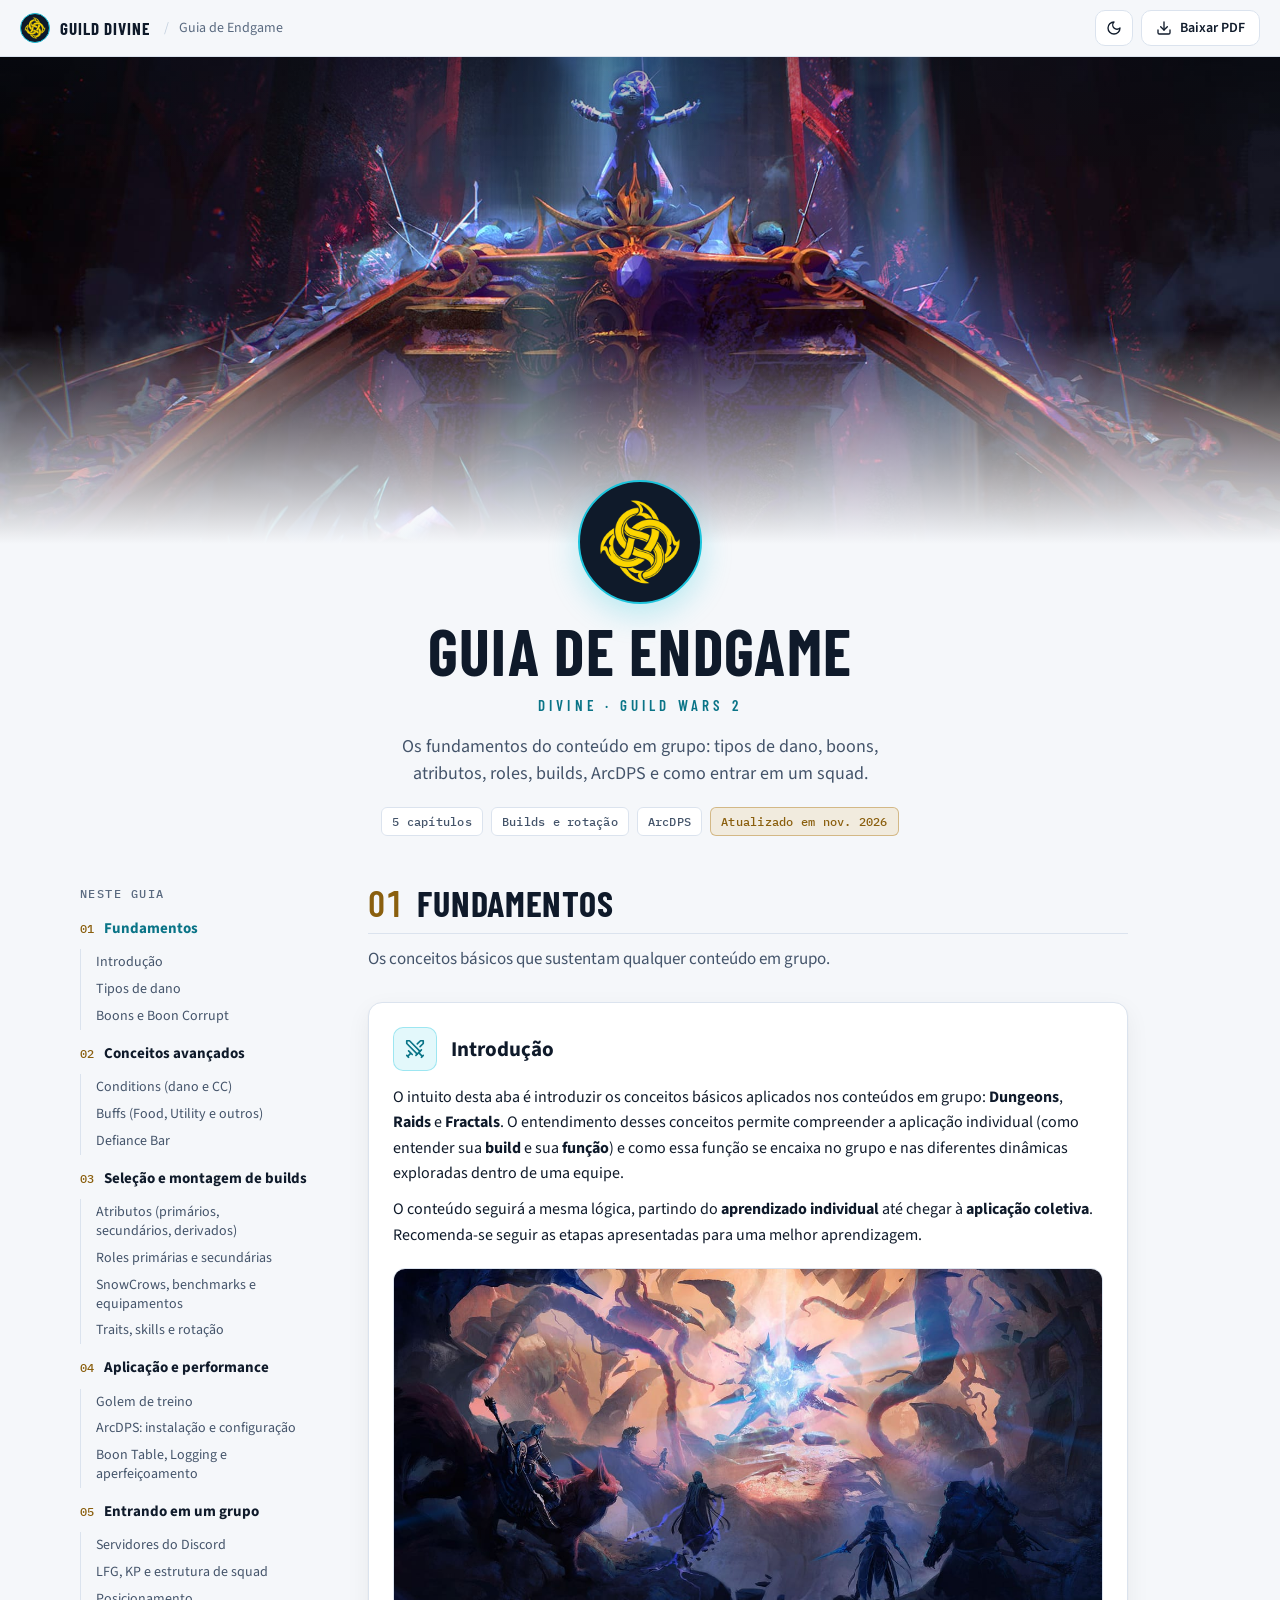
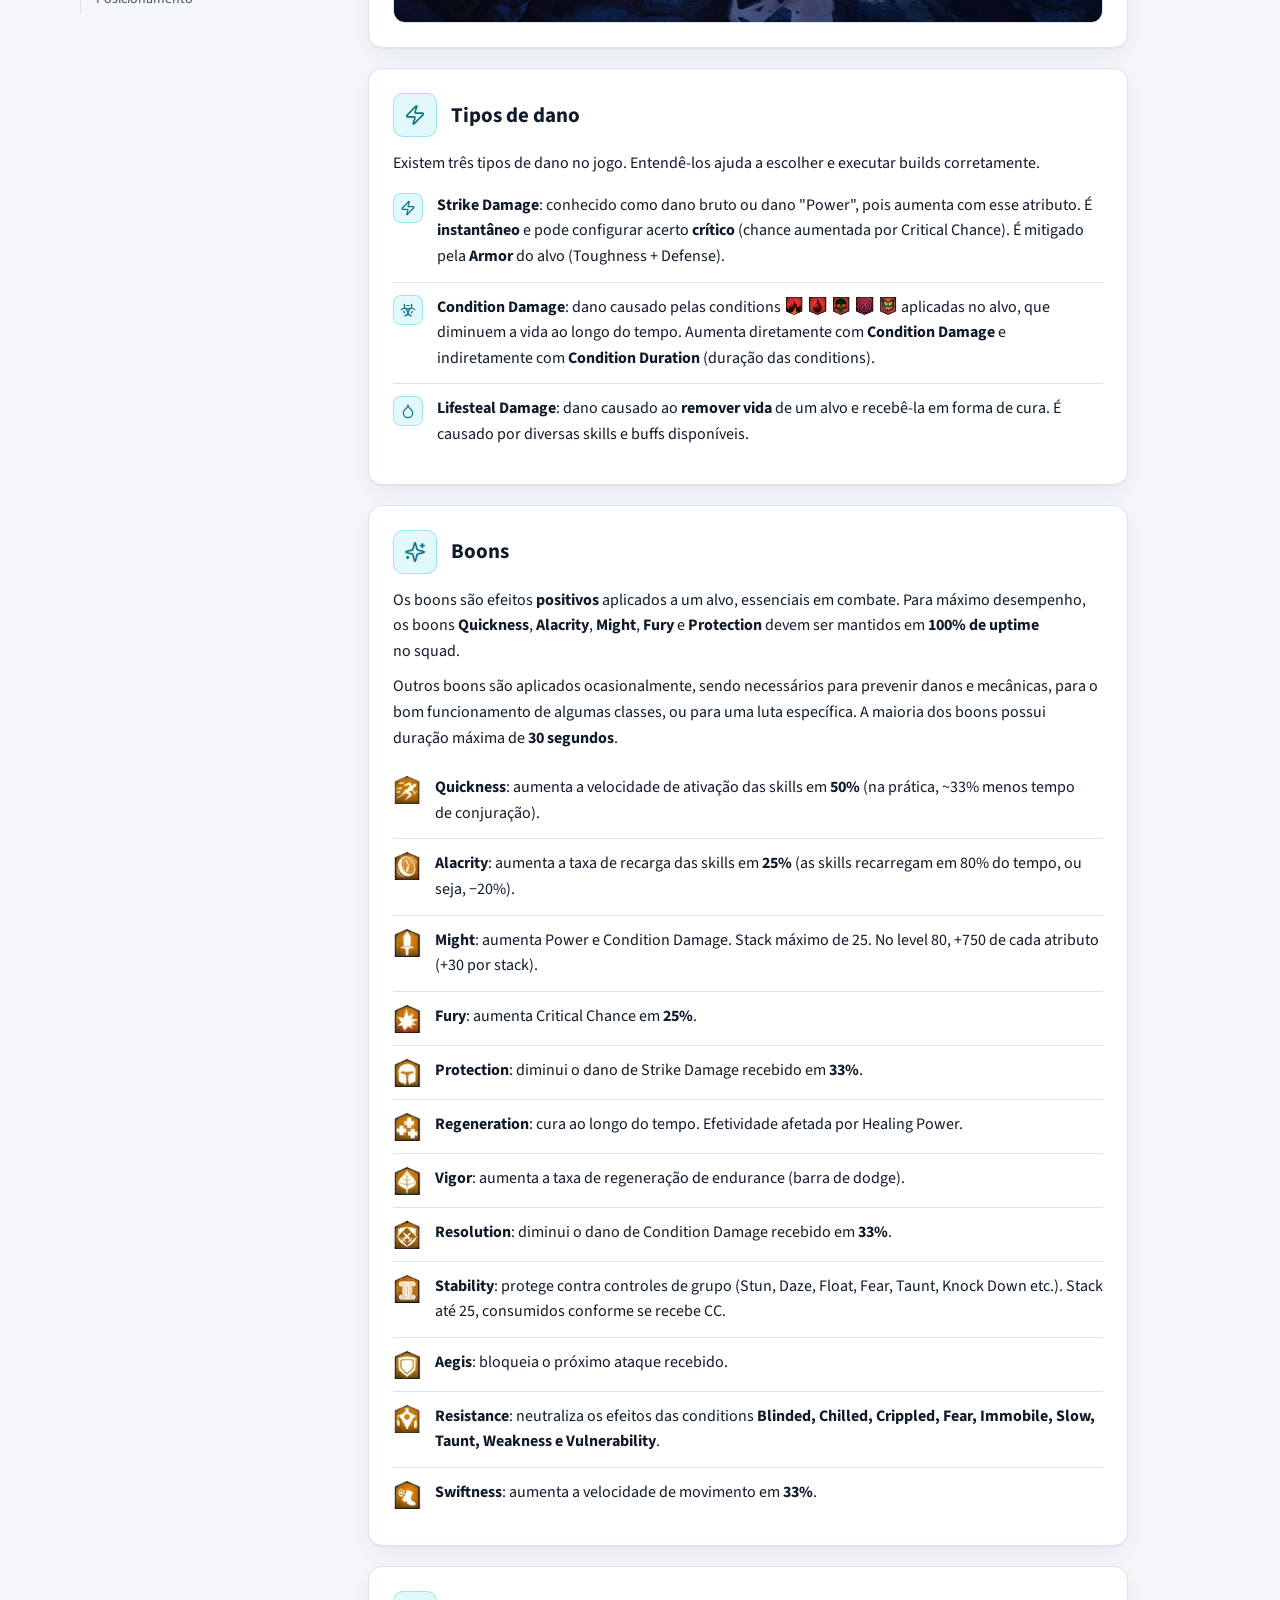
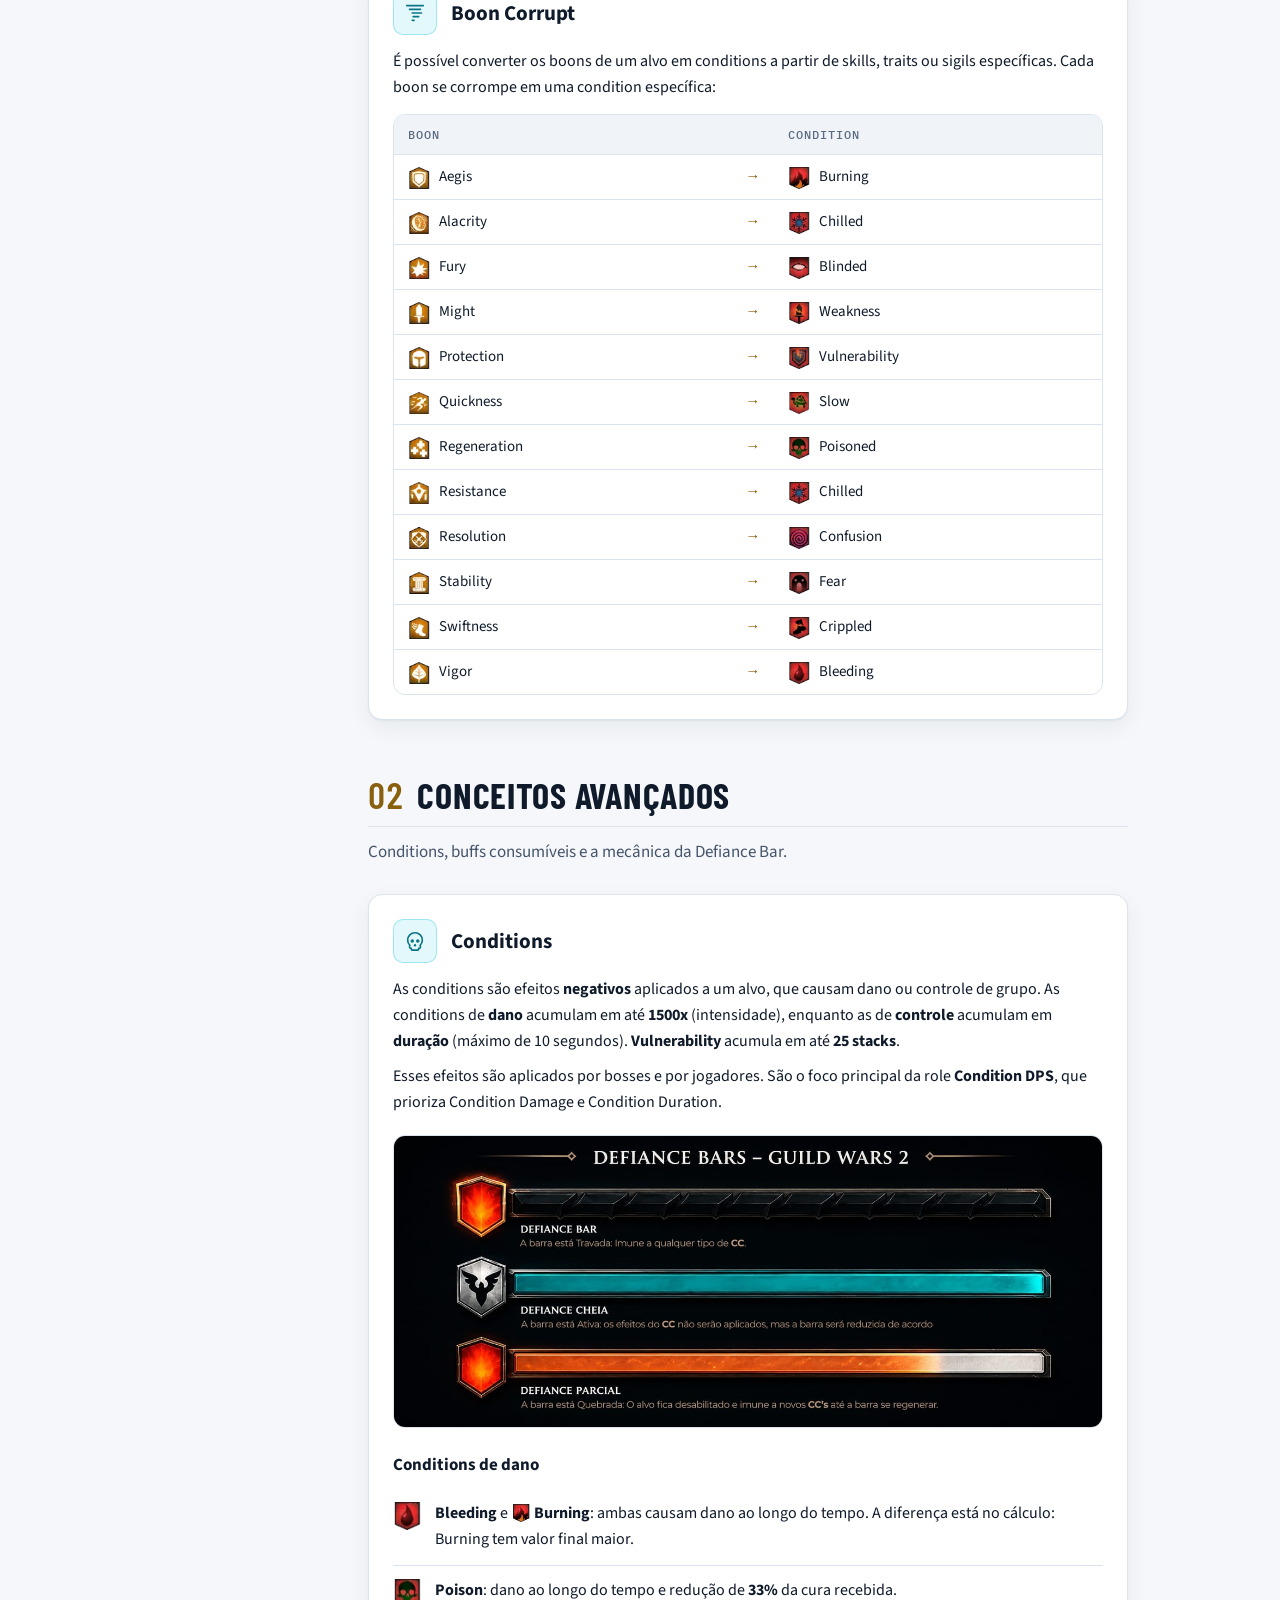
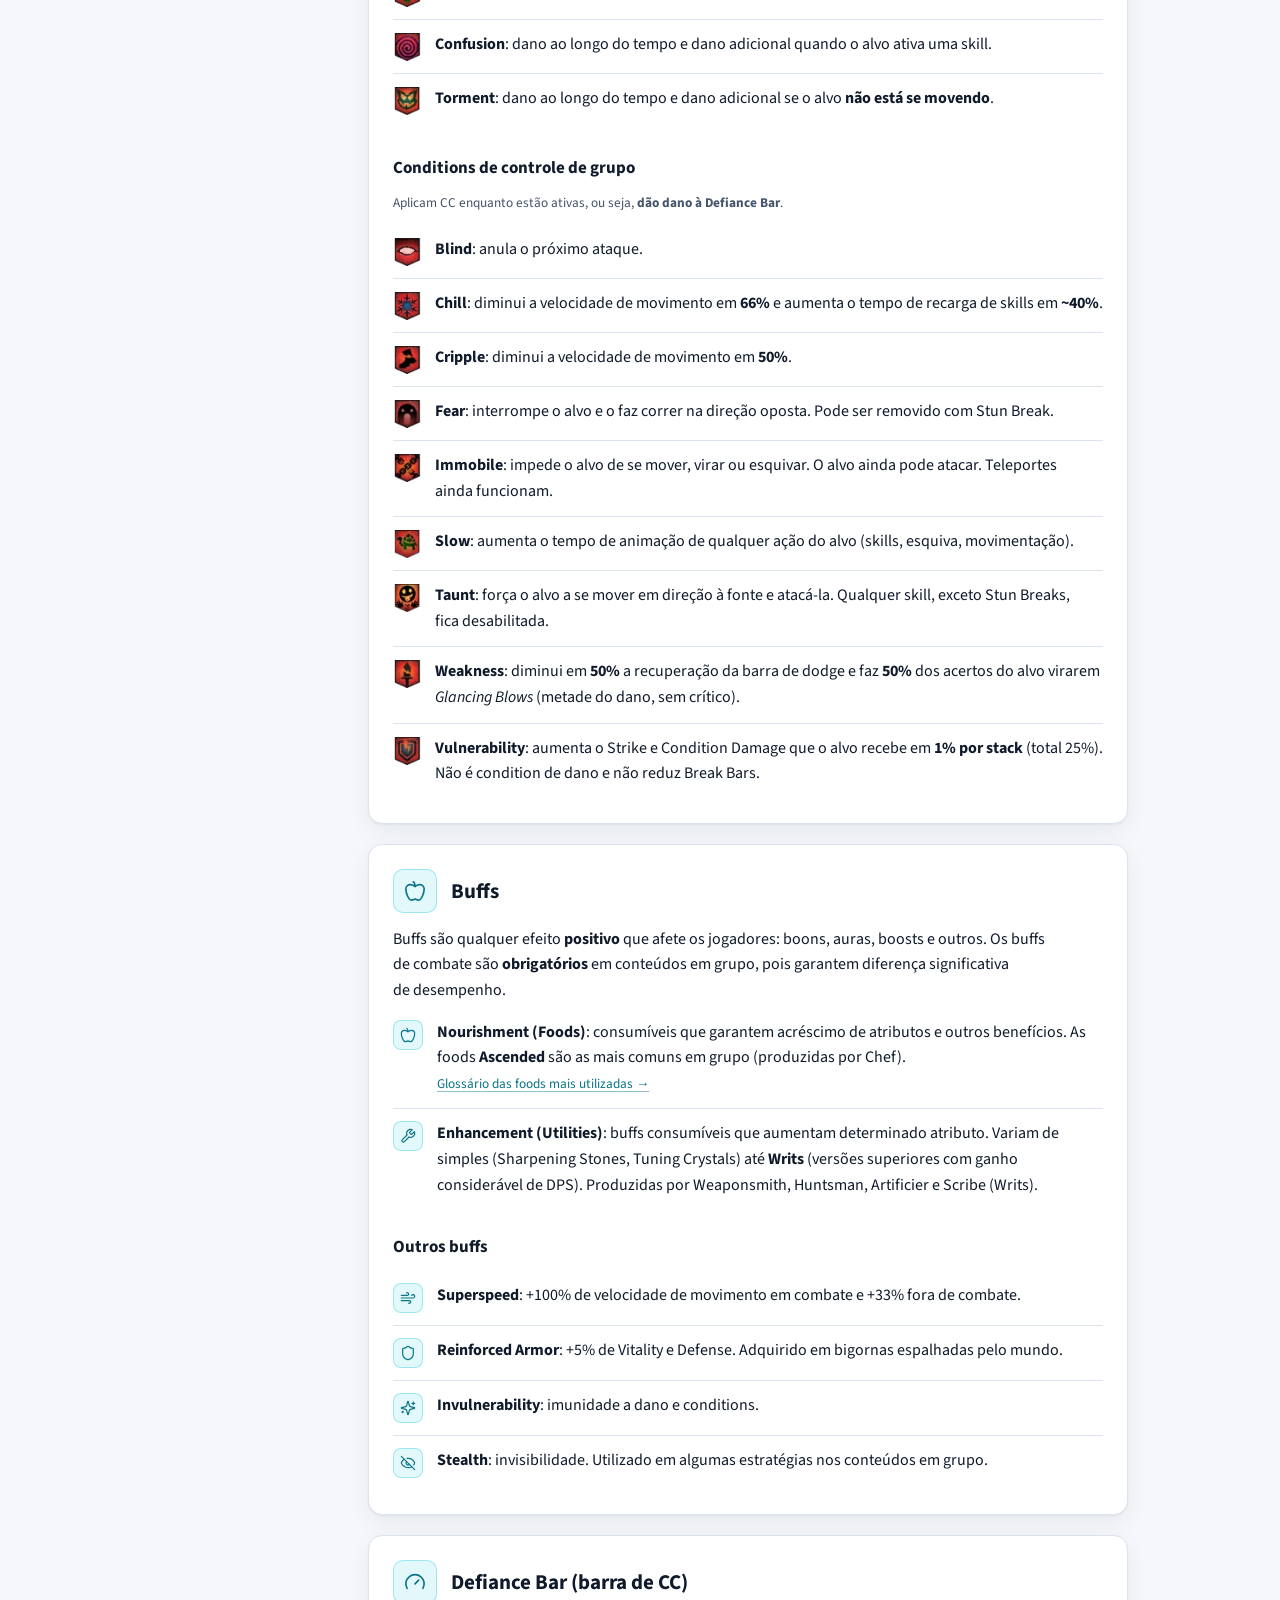
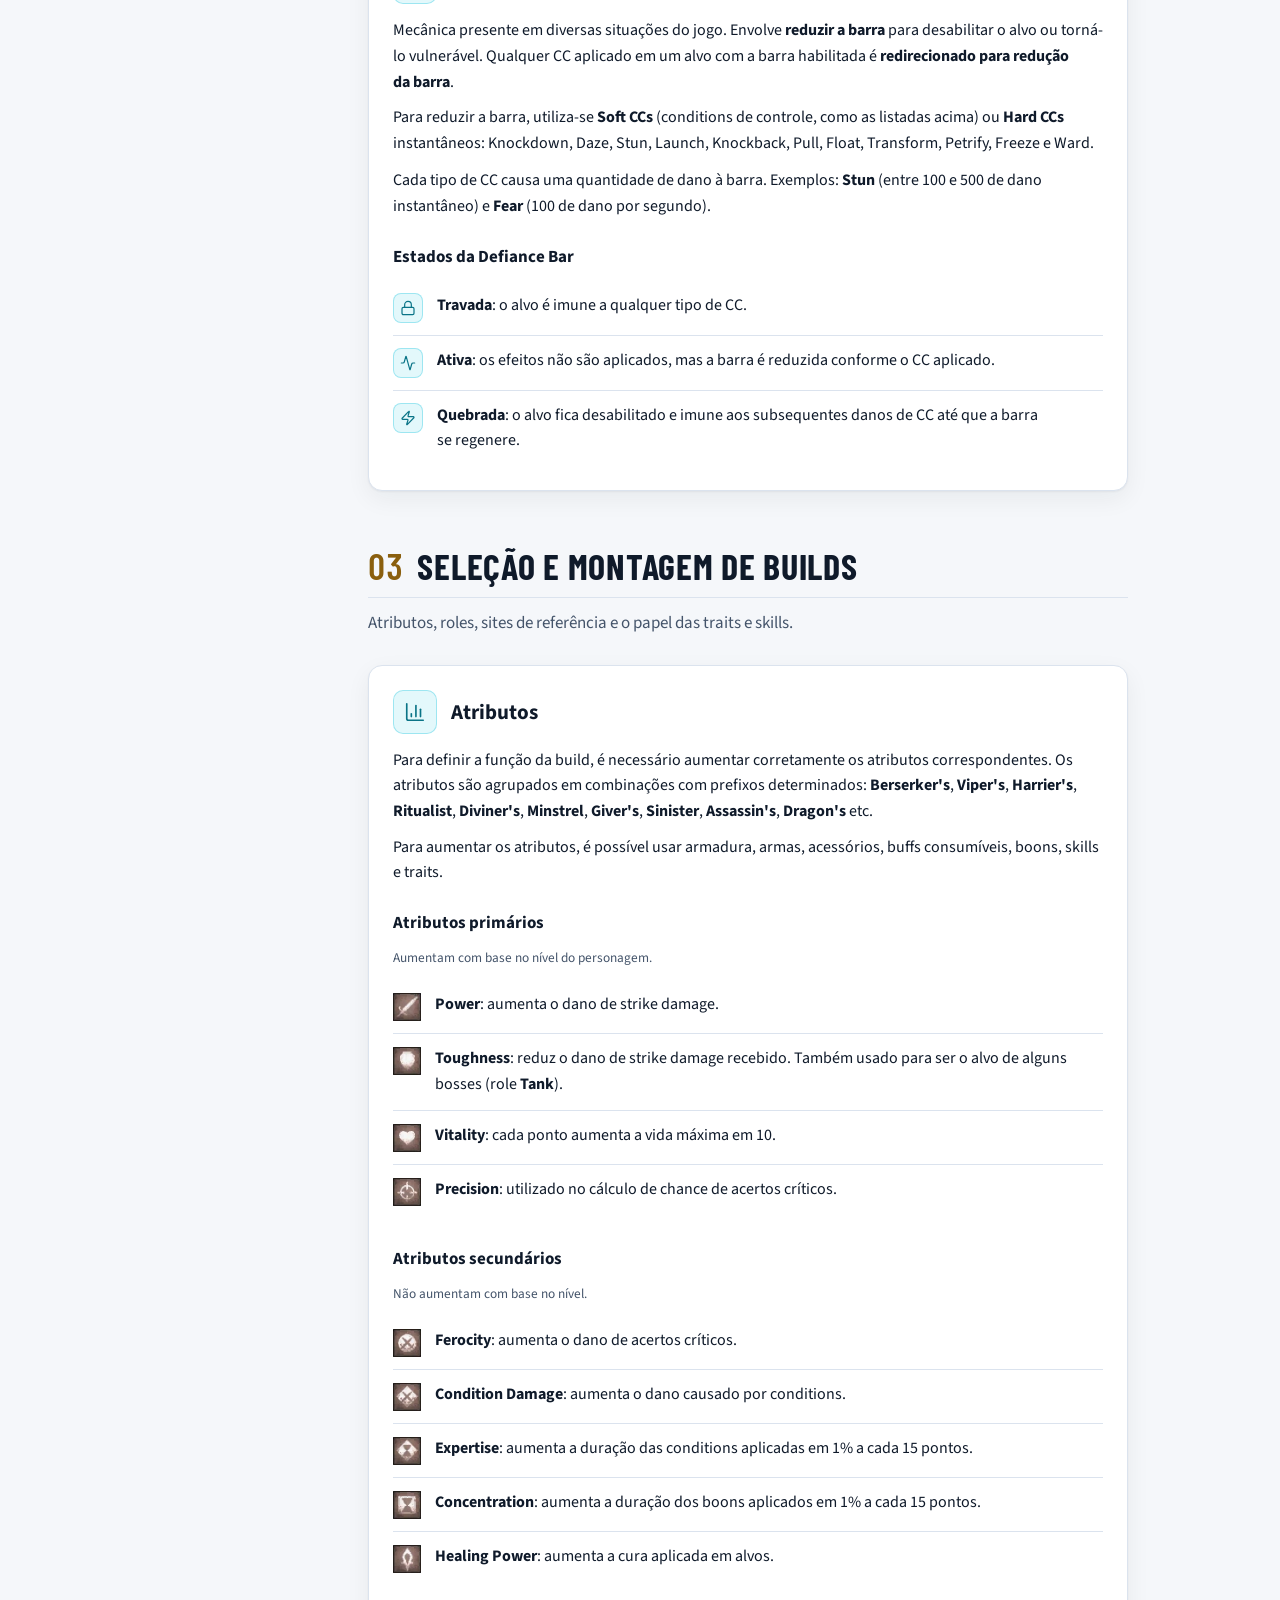
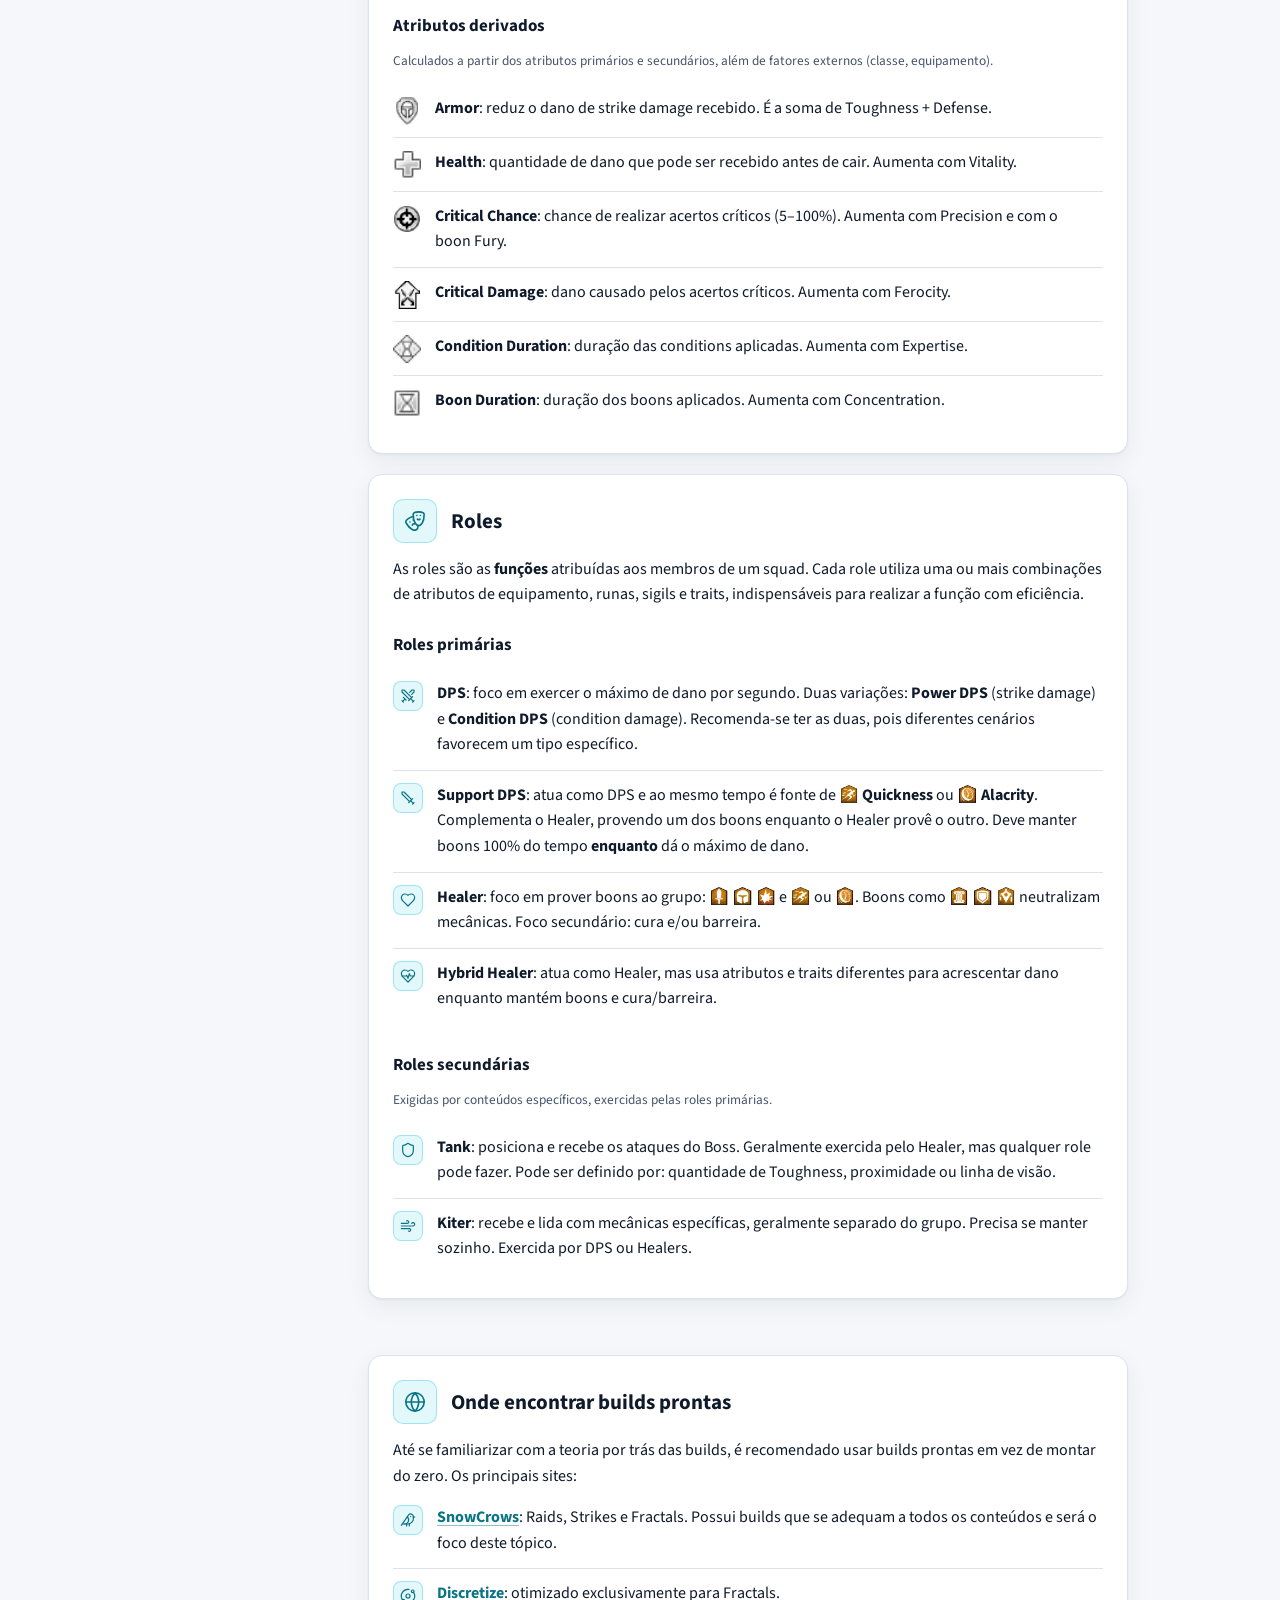
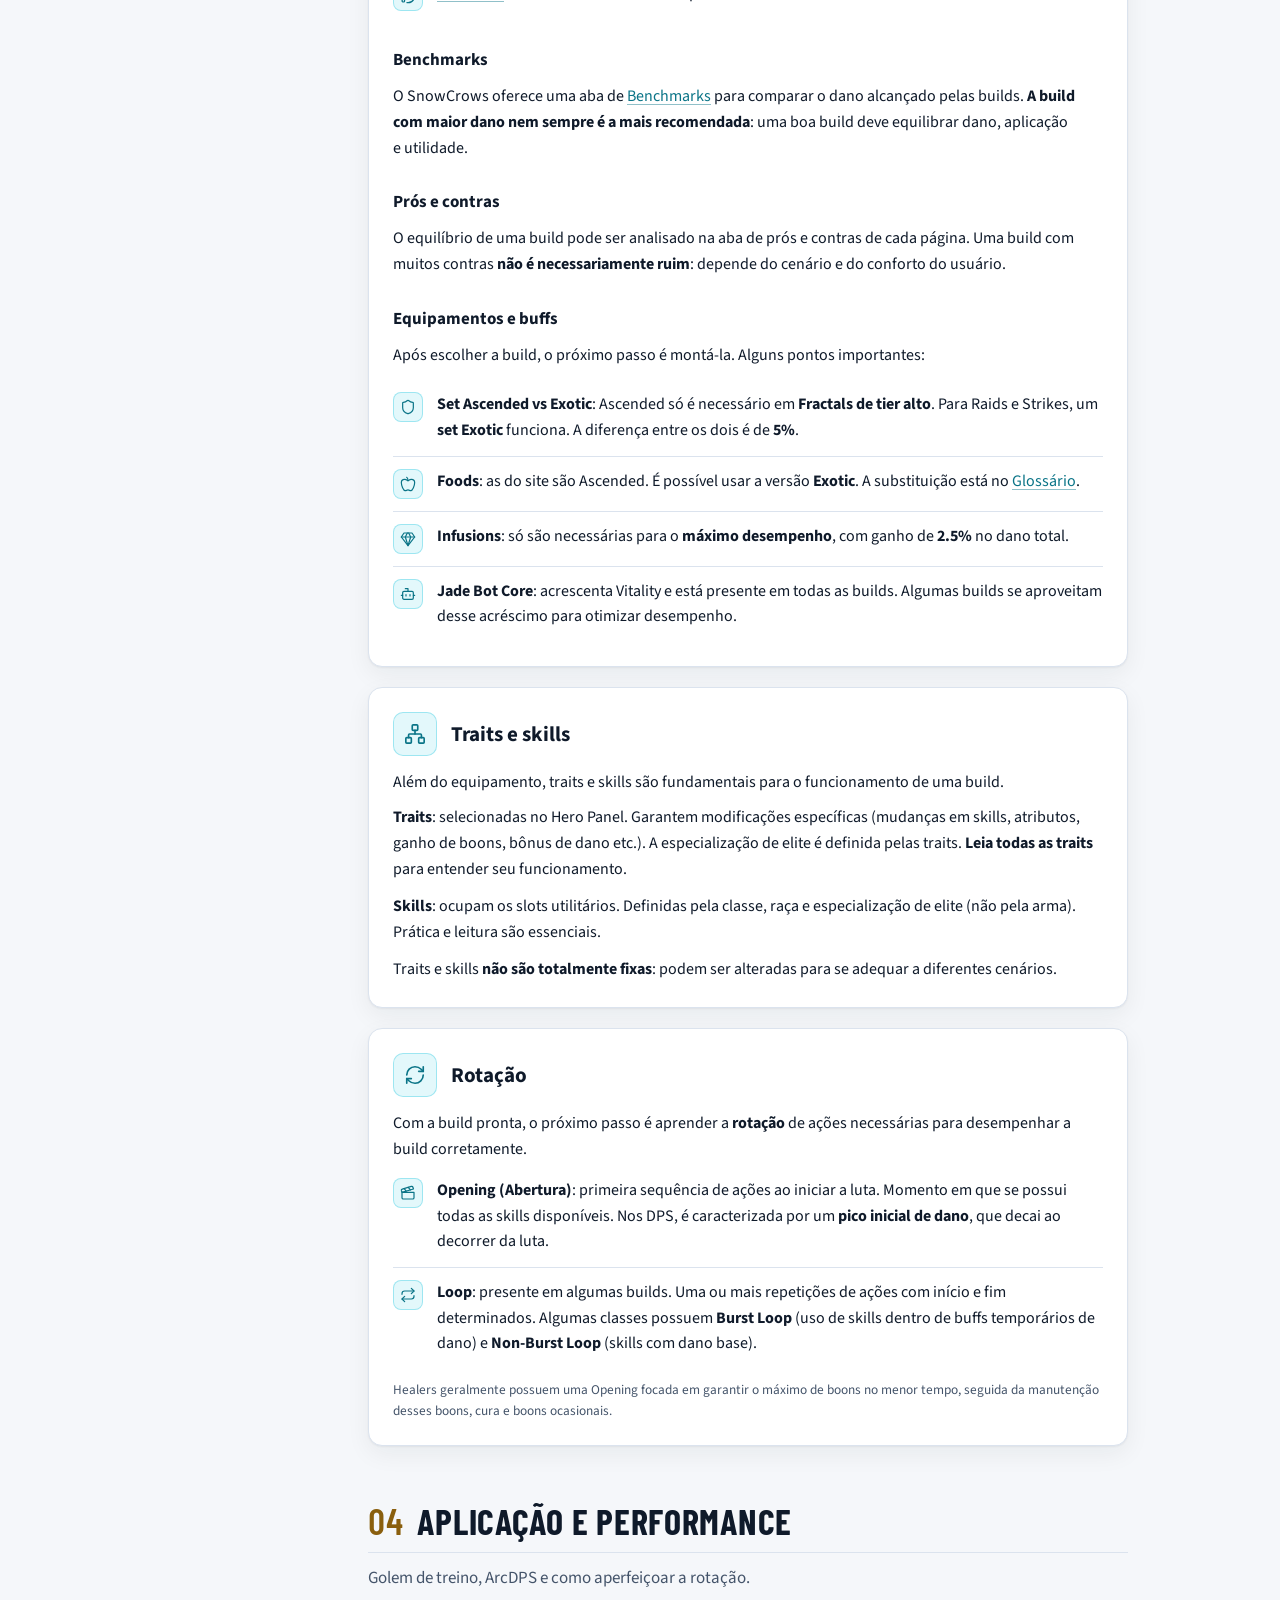
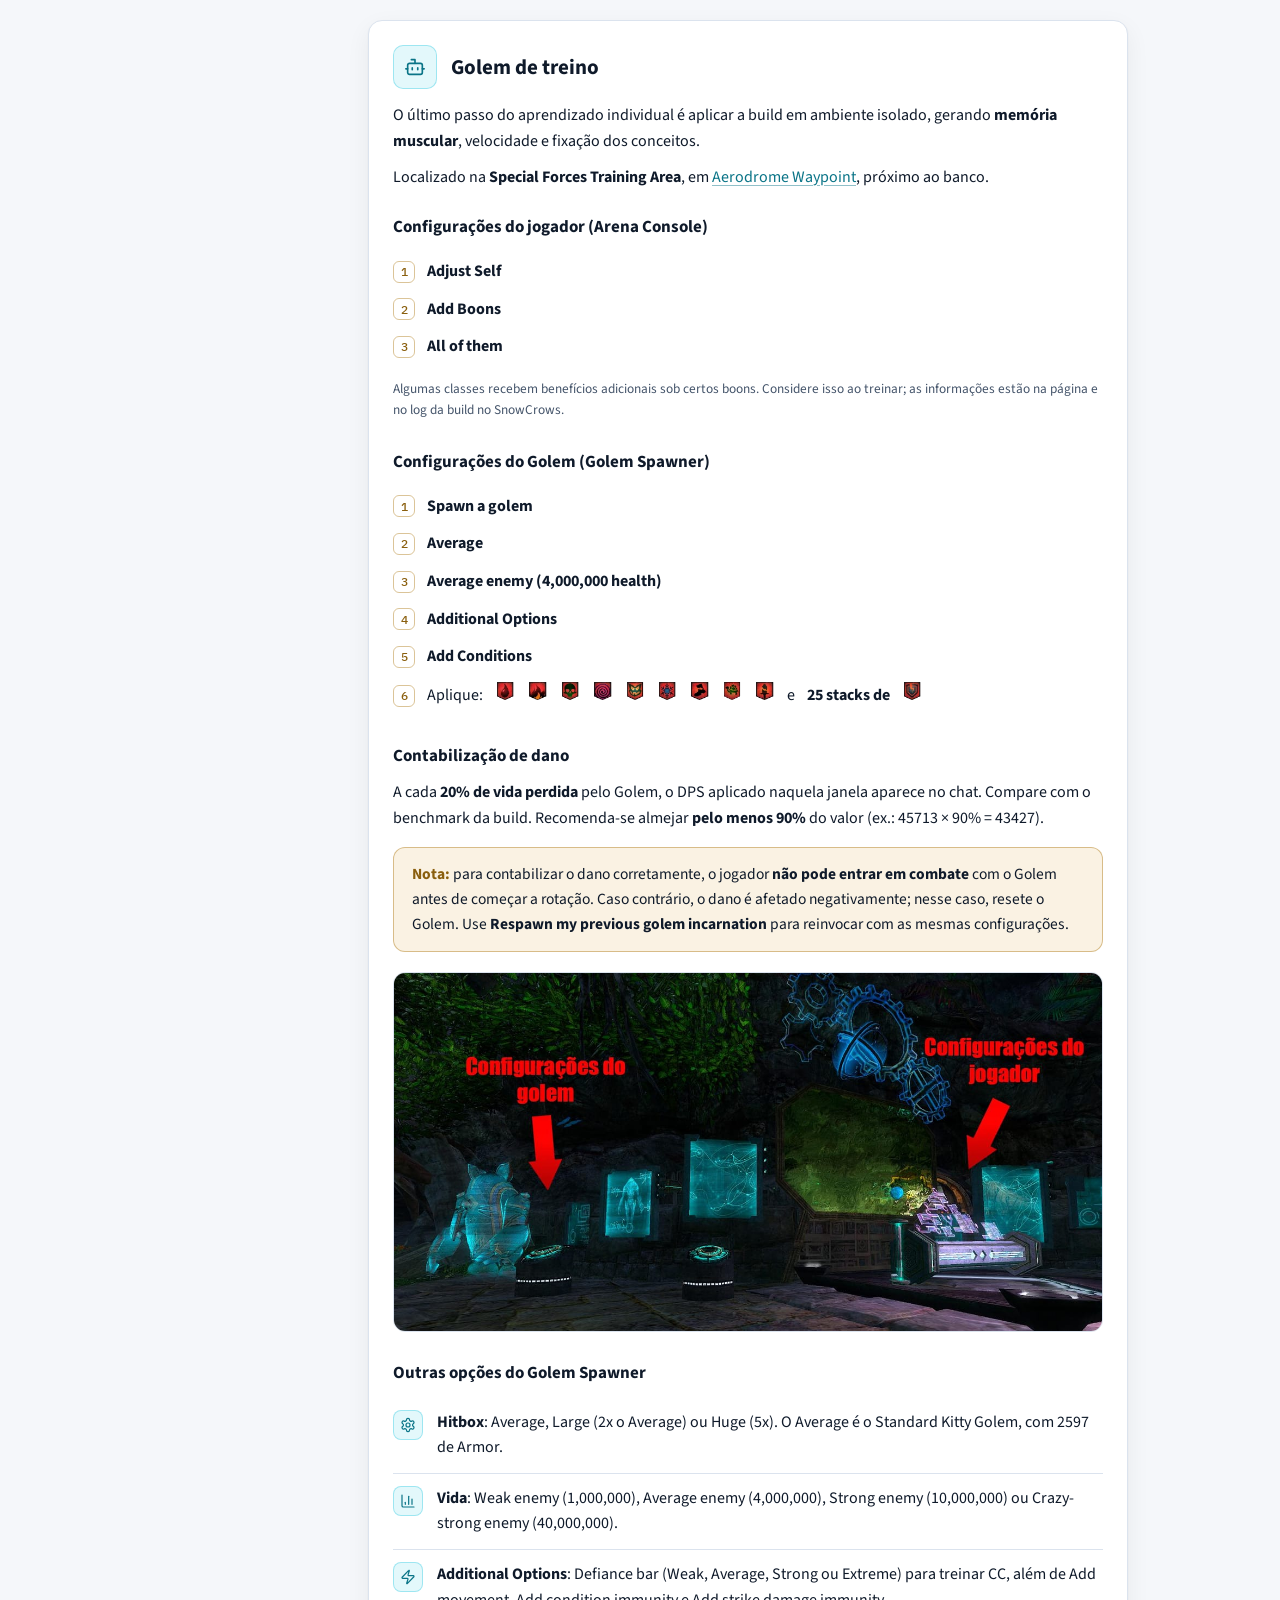
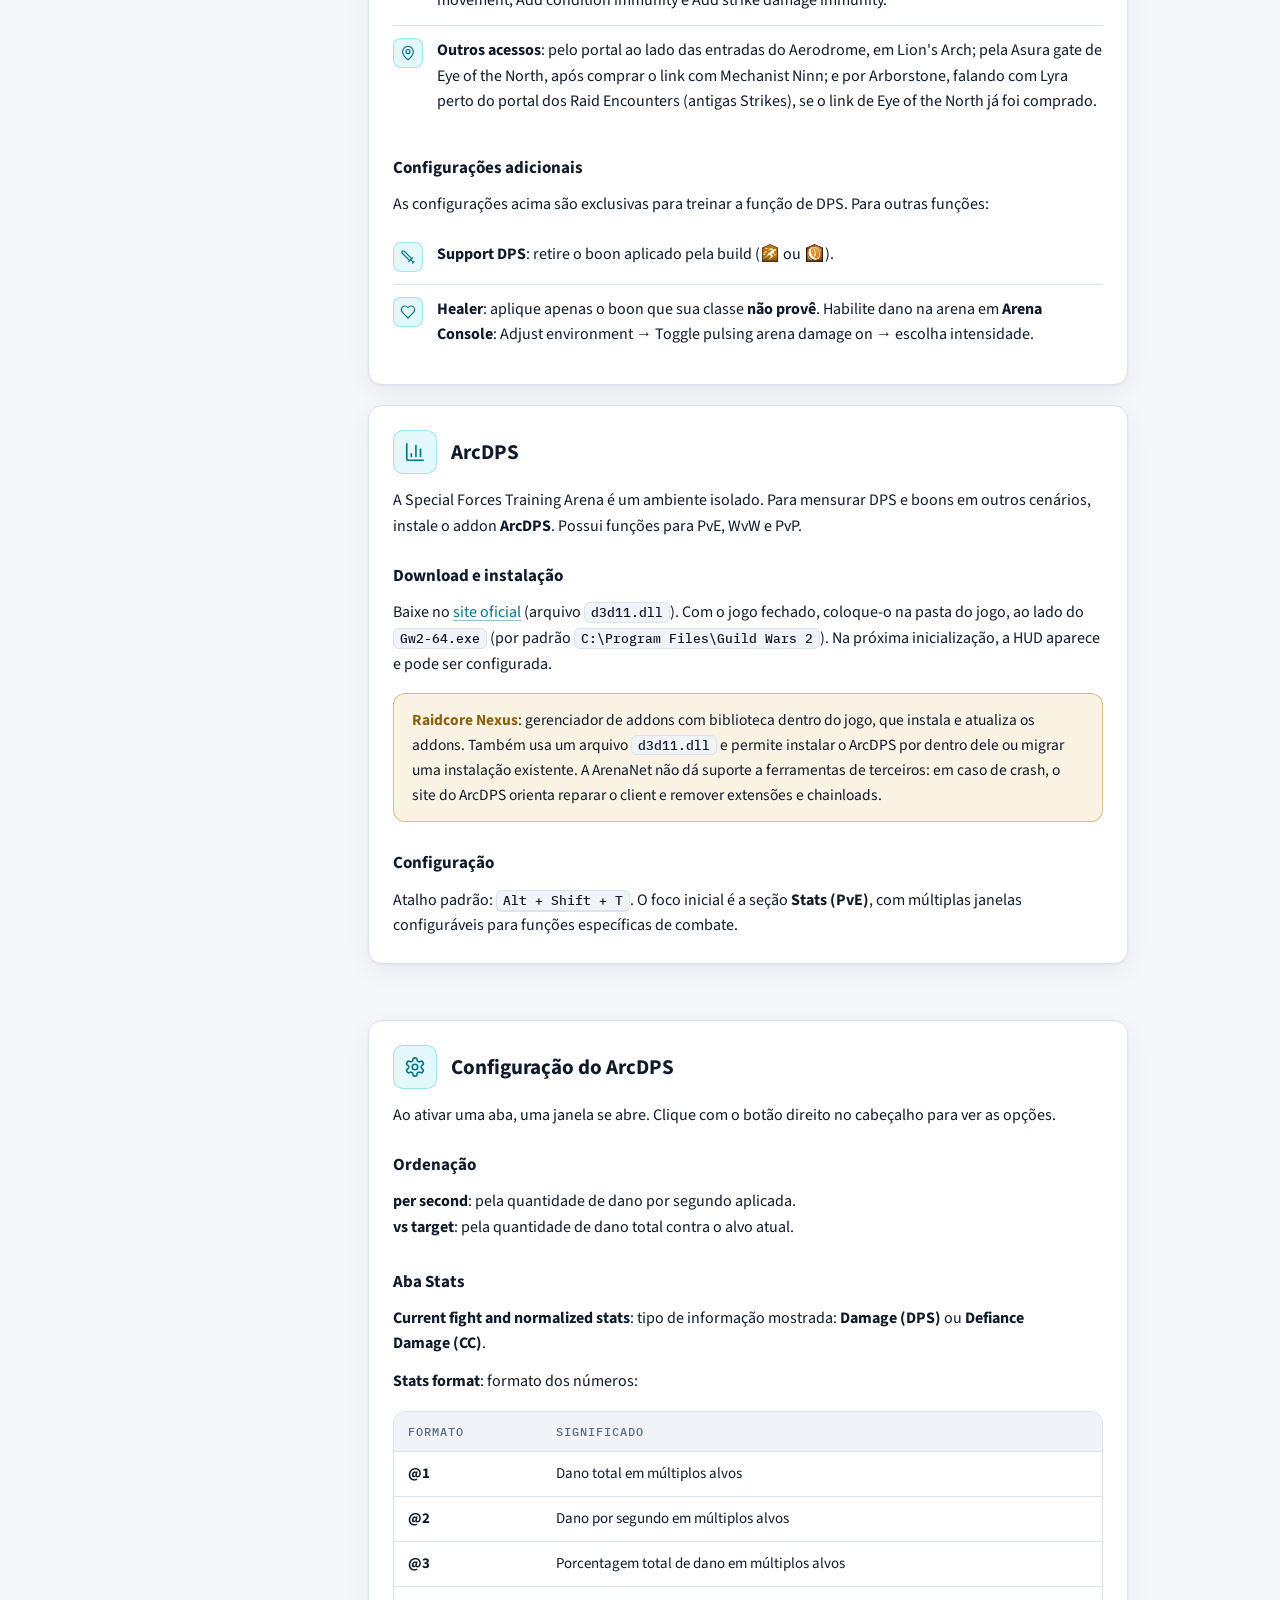
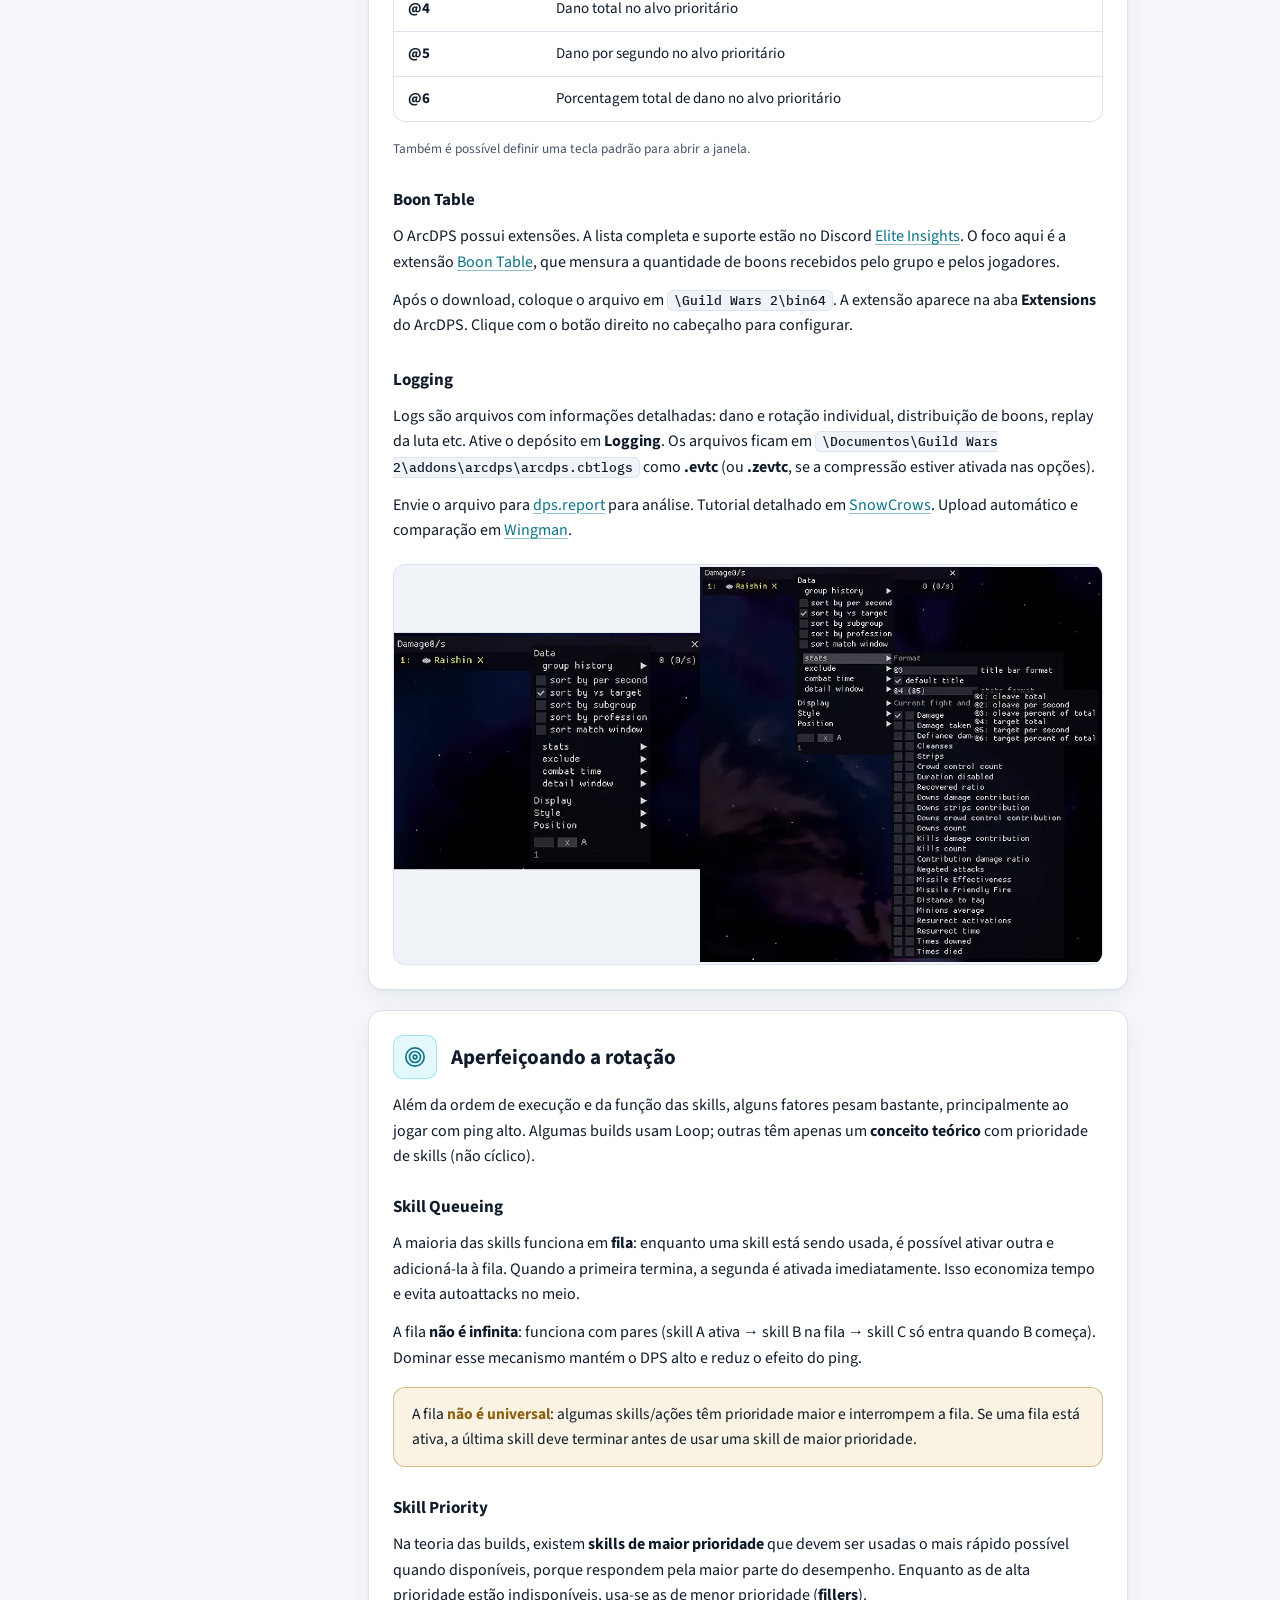
<file: guias/endgame.html>
<!DOCTYPE html>
<html lang="pt-BR">
<head>
<meta charset="UTF-8">
<meta name="viewport" content="width=device-width, initial-scale=1">
<meta name="description" content="Guia de Endgame · Guild DIVINE (Guild Wars 2)">
<link rel="icon" href="[data-uri]" media="(prefers-color-scheme: light)">
<link rel="icon" href="[data-uri]" media="(prefers-color-scheme: dark)">
<title>Guia de Endgame · DIVINE</title>
<script>/* tema salvo: aplica antes de pintar a página */try{var t=localStorage.getItem('divine-tema');if(t==='light'||t==='dark')document.documentElement.setAttribute('data-theme',t);}catch(e){}</script><style>
/* =====================================================================
   Codex DIVINE — design system da Guild DIVINE (Guild Wars 2)
   Fonte da verdade: DESIGN.md (blueprint TypeUI). Embutido em cada página pela build.
   Layout: topo imersivo de ponta a ponta + corpo editorial (sumário fixo no desktop).
   ===================================================================== */

/* ---------- FONTES (servidas de assets/fonts; funcionam offline e no PDF) ---------- */
@font-face{font-family:"Barlow Condensed";font-style:normal;font-weight:600;font-display:swap;src:url(../assets/fonts/barlow-condensed-latin-600-normal.woff2) format("woff2");unicode-range:U+0000-00FF,U+0131,U+0152-0153,U+02BB-02BC,U+02C6,U+02DA,U+02DC,U+0304,U+0308,U+0329,U+2000-206F,U+20AC,U+2122,U+2191,U+2193,U+2212,U+2215,U+FEFF,U+FFFD;}
@font-face{font-family:"Barlow Condensed";font-style:normal;font-weight:700;font-display:swap;src:url(../assets/fonts/barlow-condensed-latin-700-normal.woff2) format("woff2");unicode-range:U+0000-00FF,U+0131,U+0152-0153,U+02BB-02BC,U+02C6,U+02DA,U+02DC,U+0304,U+0308,U+0329,U+2000-206F,U+20AC,U+2122,U+2191,U+2193,U+2212,U+2215,U+FEFF,U+FFFD;}
@font-face{font-family:"Source Sans 3";font-style:normal;font-weight:400;font-display:swap;src:url(../assets/fonts/source-sans-3-latin-400-normal.woff2) format("woff2");unicode-range:U+0000-00FF,U+0131,U+0152-0153,U+02BB-02BC,U+02C6,U+02DA,U+02DC,U+0304,U+0308,U+0329,U+2000-206F,U+20AC,U+2122,U+2191,U+2193,U+2212,U+2215,U+FEFF,U+FFFD;}
@font-face{font-family:"Source Sans 3";font-style:italic;font-weight:400;font-display:swap;src:url(../assets/fonts/source-sans-3-latin-400-italic.woff2) format("woff2");unicode-range:U+0000-00FF,U+0131,U+0152-0153,U+02BB-02BC,U+02C6,U+02DA,U+02DC,U+0304,U+0308,U+0329,U+2000-206F,U+20AC,U+2122,U+2191,U+2193,U+2212,U+2215,U+FEFF,U+FFFD;}
@font-face{font-family:"Source Sans 3";font-style:normal;font-weight:600;font-display:swap;src:url(../assets/fonts/source-sans-3-latin-600-normal.woff2) format("woff2");unicode-range:U+0000-00FF,U+0131,U+0152-0153,U+02BB-02BC,U+02C6,U+02DA,U+02DC,U+0304,U+0308,U+0329,U+2000-206F,U+20AC,U+2122,U+2191,U+2193,U+2212,U+2215,U+FEFF,U+FFFD;}
@font-face{font-family:"Source Sans 3";font-style:normal;font-weight:700;font-display:swap;src:url(../assets/fonts/source-sans-3-latin-700-normal.woff2) format("woff2");unicode-range:U+0000-00FF,U+0131,U+0152-0153,U+02BB-02BC,U+02C6,U+02DA,U+02DC,U+0304,U+0308,U+0329,U+2000-206F,U+20AC,U+2122,U+2191,U+2193,U+2212,U+2215,U+FEFF,U+FFFD;}
@font-face{font-family:"Source Sans 3";font-style:normal;font-weight:400;font-display:swap;src:url(../assets/fonts/source-sans-3-latin-ext-400-normal.woff2) format("woff2");unicode-range:U+0100-02AF,U+0304,U+0308,U+0329,U+1E00-1E9F,U+1EF2-1EFF,U+2020,U+20A0-20AB,U+20AD-20C0,U+2113,U+2C60-2C7F,U+A720-A7FF;}
@font-face{font-family:"IBM Plex Mono";font-style:normal;font-weight:500;font-display:swap;src:url(../assets/fonts/ibm-plex-mono-latin-500-normal.woff2) format("woff2");unicode-range:U+0000-00FF,U+0131,U+0152-0153,U+02BB-02BC,U+02C6,U+02DA,U+02DC,U+0304,U+0308,U+0329,U+2000-206F,U+20AC,U+2122,U+2191,U+2193,U+2212,U+2215,U+FEFF,U+FFFD;}

/* ---------- TOKENS: CLARO ---------- */
:root{
  --font-display:"Barlow Condensed","Arial Narrow","Segoe UI",sans-serif;
  --font-body:"Source Sans 3","Segoe UI",Roboto,Helvetica,Arial,sans-serif;
  --font-mono:"IBM Plex Mono",Consolas,"Courier New",monospace;
  --bg:#f5f7fa; --surface:#ffffff; --surface-2:#f0f4f9; --line:#dbe3ee; --line-strong:#c5d1e0;
  --text:#0f1a2a; --text-soft:#44546a; --text-mute:#5a6a80;
  --accent:#1cc4dc; --accent-text:#0a7487; --accent-tint:rgba(28,196,220,.12);
  --gold:#8a5f0e; --gold-tint:rgba(224,176,82,.16); --gold-line:rgba(176,124,28,.45);
  --action-bg:#0a7487; --action-bg-hover:#085f6f; --on-action:#ffffff;
  --hero-scrim:rgba(10,17,28,.38);
  --shadow:0 1px 2px rgba(15,26,42,.05), 0 8px 24px rgba(15,26,42,.06);
  --nav-bg:rgba(245,247,250,.86);
  --selection:#bdeef6;
  /* compatibilidade com estilos inline antigos */
  --texto-soft:var(--text-soft); --azul-esc:var(--accent-text);
  color-scheme:light;
}
/* ---------- TOKENS: ESCURO (sistema e botão; nunca na impressão) ---------- */
@media screen and (prefers-color-scheme: dark){
  :root:not([data-theme="light"]){
    --bg:#0a111c; --surface:#111b2b; --surface-2:#162337; --line:#22324a; --line-strong:#2e4260;
    --text:#e7eef7; --text-soft:#a9b8ca; --text-mute:#8597ad;
    --accent-text:#5fd6e8; --accent-tint:rgba(28,196,220,.14);
    --gold:#e0b052; --gold-tint:rgba(224,176,82,.12); --gold-line:rgba(224,176,82,.4);
    --action-bg:#1cc4dc; --action-bg-hover:#5fd6e8; --on-action:#06121c;
    --hero-scrim:rgba(5,9,16,.45); --shadow:none; --nav-bg:rgba(10,17,28,.82); --selection:#164b5a;
    color-scheme:dark;
  }
}
@media screen{
  :root[data-theme="dark"]{
    --bg:#0a111c; --surface:#111b2b; --surface-2:#162337; --line:#22324a; --line-strong:#2e4260;
    --text:#e7eef7; --text-soft:#a9b8ca; --text-mute:#8597ad;
    --accent-text:#5fd6e8; --accent-tint:rgba(28,196,220,.14);
    --gold:#e0b052; --gold-tint:rgba(224,176,82,.12); --gold-line:rgba(224,176,82,.4);
    --action-bg:#1cc4dc; --action-bg-hover:#5fd6e8; --on-action:#06121c;
    --hero-scrim:rgba(5,9,16,.45); --shadow:none; --nav-bg:rgba(10,17,28,.82); --selection:#164b5a;
    color-scheme:dark;
  }
}

/* ---------- BASE ---------- */
*{box-sizing:border-box;-webkit-print-color-adjust:exact;print-color-adjust:exact;}
html,body{margin:0;padding:0;}
html{scroll-behavior:smooth;scrollbar-color:var(--line-strong) var(--bg);}
body{
  font-family:var(--font-body);font-size:16px;line-height:1.6;
  color:var(--text);background:var(--bg);
  -webkit-font-smoothing:antialiased;text-rendering:optimizeLegibility;
}
::selection{background:var(--selection);color:var(--text);}
a{color:var(--accent-text);text-decoration:underline;text-decoration-thickness:1px;text-underline-offset:.2em;text-decoration-color:color-mix(in srgb, var(--accent-text) 45%, transparent);}
a:hover{text-decoration-color:currentColor;}
a:focus-visible, button:focus-visible, summary:focus-visible{outline:2px solid var(--accent);outline-offset:2px;border-radius:6px;}
[id]{scroll-margin-top:84px;}
img{max-width:100%;}
p{margin:0 0 12px;text-wrap:pretty;}
li{text-wrap:pretty;}
b, strong{font-weight:700;}
small{color:var(--text-soft);}
code, kbd{
  font-family:var(--font-mono);font-size:.82em;color:var(--text);
  background:var(--surface-2);border:1px solid var(--line);border-radius:6px;padding:1px 6px;
}
kbd{border-bottom-width:2px;}

/* ---------- BARRA DO TOPO ---------- */
.topnav{
  position:sticky;top:0;z-index:20;
  display:flex;justify-content:space-between;align-items:center;gap:12px;
  padding:10px max(20px, env(safe-area-inset-right, 0px)) 10px max(20px, env(safe-area-inset-left, 0px));
  background:var(--nav-bg);backdrop-filter:saturate(1.4) blur(10px);-webkit-backdrop-filter:saturate(1.4) blur(10px);
  border-bottom:1px solid var(--line);font-size:14px;
}
.topnav a{color:var(--text);text-decoration:none;font-weight:600;}
.topnav .where{display:flex;align-items:center;min-width:0;gap:4px;}
.topnav .home{display:flex;align-items:center;gap:10px;min-width:0;font-family:var(--font-display);font-weight:700;font-size:17px;letter-spacing:.06em;text-transform:uppercase;}
.topnav .crumb{color:var(--text-mute);white-space:nowrap;overflow:hidden;text-overflow:ellipsis;}
.topnav .crumb::before{content:"/";margin:0 10px;color:var(--line-strong);}
.topnav .actions{display:flex;gap:8px;align-items:center;flex-shrink:0;}
.topnav .btn, .theme-toggle{
  display:inline-flex;align-items:center;gap:8px;min-height:36px;
  border:1px solid var(--line);background:var(--surface);color:var(--text);
  padding:6px 14px;border-radius:10px;font:inherit;font-weight:600;cursor:pointer;
  transition:border-color .15s ease-out, background-color .15s ease-out;
}
.topnav .btn:hover, .theme-toggle:hover{border-color:var(--accent);}
.theme-toggle{padding:6px 10px;}
.theme-toggle svg, .topnav .btn svg{width:16px;height:16px;}
.theme-toggle .i-sol{display:none;}
:root[data-theme="dark"] .theme-toggle .i-sol{display:inline;}
:root[data-theme="dark"] .theme-toggle .i-lua{display:none;}
@media screen and (prefers-color-scheme: dark){
  :root:not([data-theme="light"]) .theme-toggle .i-sol{display:inline;}
  :root:not([data-theme="light"]) .theme-toggle .i-lua{display:none;}
}

/* ---------- EMBLEMA (logo amarela no tema claro, branca no escuro) ---------- */
/* fundo: no claro, a cor do texto (azul-tinta) realça a logo amarela; no escuro, a superfície */
:root{ --emblem-bg:var(--text); }
@media screen and (prefers-color-scheme: dark){ :root:not([data-theme="light"]){ --emblem-bg:var(--surface); } }
@media screen{ :root[data-theme="dark"]{ --emblem-bg:var(--surface); } }
.emblem{
  display:inline-grid;place-items:center;flex-shrink:0;border-radius:50%;
  background:var(--emblem-bg);border:2px solid var(--accent);
  box-shadow:0 10px 30px rgba(28,196,220,.28);
}
.emblem img{grid-area:1/1;width:72%;height:72%;object-fit:contain;display:block;}
.emblem-lg{width:124px;height:124px;}
.emblem-sm{width:30px;height:30px;border-width:1.5px;box-shadow:none;}
.emblem-sm img{width:78%;height:78%;}
.emblem-escuro{display:none !important;}
@media screen and (prefers-color-scheme: dark){
  :root:not([data-theme="light"]) .emblem-claro{display:none !important;}
  :root:not([data-theme="light"]) .emblem-escuro{display:block !important;}
}
@media screen{
  :root[data-theme="dark"] .emblem-claro{display:none !important;}
  :root[data-theme="dark"] .emblem-escuro{display:block !important;}
}

/* ---------- HERÓI (topo imersivo, de ponta a ponta) ---------- */
.hero{position:relative;}
.hero-bg{position:relative;height:clamp(260px, 38vw, 520px);overflow:hidden;background:var(--surface-2);}
.hero-bg img{position:absolute;inset:0;width:100%;height:100%;object-fit:cover;object-position:center 40%;display:block;}
.hero-bg::after{
  content:"";position:absolute;inset:0;pointer-events:none;
  background:linear-gradient(to bottom, var(--hero-scrim) 0%, transparent 24%, transparent 56%, var(--bg) 100%);
}
.hero-bar{
  position:absolute;top:0;left:0;right:0;z-index:2;display:flex;justify-content:flex-end;
  padding:max(16px, env(safe-area-inset-top, 0px)) max(20px, env(safe-area-inset-right, 0px)) 0 max(20px, env(safe-area-inset-left, 0px));
}
.hero-inner{
  position:relative;z-index:1;max-width:860px;margin:0 auto;text-align:center;
  padding:0 max(20px, env(safe-area-inset-right, 0px)) 8px max(20px, env(safe-area-inset-left, 0px));
}
.hero-inner .emblem{margin-top:-64px;margin-bottom:16px;}
.hero h1{
  font-family:var(--font-display);font-weight:700;text-transform:uppercase;
  font-size:clamp(40px, 6vw, 64px);line-height:.98;letter-spacing:.02em;margin:0;color:var(--text);text-wrap:balance;
}
.hero .hero-sub{
  font-family:var(--font-display);font-weight:600;text-transform:uppercase;letter-spacing:.28em;
  font-size:15px;color:var(--accent-text);margin:10px 0 0;
}
.hero .hero-desc{max-width:58ch;margin:16px auto 0;font-size:18px;line-height:1.5;color:var(--text-soft);text-wrap:balance;}
.hero-chips{list-style:none;display:flex;flex-wrap:wrap;justify-content:center;gap:8px;margin:20px 0 0;padding:0;}
.hero-chips li, .badge-lvl{
  font-family:var(--font-mono);font-size:12px;font-weight:500;letter-spacing:.02em;color:var(--text-soft);
  background:var(--surface);border:1px solid var(--line);border-radius:6px;padding:4px 10px;
  font-variant-numeric:tabular-nums;
}
.hero-chips li.is-date{color:var(--gold);border-color:var(--gold-line);background:var(--gold-tint);}
.badge-lvl{display:inline-block;margin:0 4px 6px 0;background:var(--surface-2);}

/* ---------- LAYOUT DO GUIA ---------- */
.layout{
  max-width:1160px;margin:40px auto 0;
  padding:0 max(20px, env(safe-area-inset-right, 0px)) 0 max(20px, env(safe-area-inset-left, 0px));
}
.content{min-width:0;}
.page{max-width:760px;margin:0 auto;}
.page + .page{margin-top:56px;}
@media screen and (min-width:1100px){
  .layout{display:grid;grid-template-columns:232px minmax(0,1fr);gap:56px;align-items:start;}
  .page{margin:0;}
  .sidebar{position:sticky;top:76px;max-height:calc(100vh - 96px);overflow:auto;padding-bottom:24px;}
}

/* ---------- SUMÁRIO ---------- */
.toc{margin:0 0 32px;}
.toc h2{
  font-family:var(--font-mono);font-size:12px;font-weight:500;letter-spacing:.12em;text-transform:uppercase;
  color:var(--text-mute);margin:0 0 12px;
}
.toc ol{margin:0;padding:0;list-style:none;counter-reset:cap;}
.toc ol > li{counter-increment:cap;margin:0 0 10px;font-size:15px;}
.toc ol > li > b{font-weight:700;}
.toc ol > li > b > a::before{content:counter(cap, decimal-leading-zero);font-family:var(--font-mono);font-size:12px;color:var(--gold);margin-right:10px;font-weight:500;}
.toc ul{margin:6px 0 0;padding:0 0 0 14px;list-style:none;border-left:1px solid var(--line);}
.toc ul li{font-size:14px;margin:0;}
.toc a{display:block;padding:4px 0 4px 10px;margin-left:-11px;border-left:2px solid transparent;color:var(--text-soft);text-decoration:none;line-height:1.35;}
.toc ol > li > b > a{margin-left:0;padding-left:0;border-left:0;color:var(--text);}
.toc a:hover{color:var(--accent-text);}
.toc a.is-active{color:var(--accent-text);border-left-color:var(--gold);}
.toc ol > li > b > a.is-active{color:var(--accent-text);}
.toc.cols ul{border:0;padding:0;}
@media screen and (max-width:1099px){
  .sidebar .toc{background:var(--surface);border:1px solid var(--line);border-radius:14px;padding:18px 20px;}
  .toc.cols ol{columns:2;column-gap:28px;}
  .toc.cols li{break-inside:avoid;}
}
@media (max-width:600px){ .toc.cols ol{columns:1;} }

/* ---------- SEÇÕES ---------- */
h2.section{
  font-family:var(--font-display);font-weight:700;text-transform:uppercase;letter-spacing:.02em;
  font-size:clamp(28px, 3.4vw, 36px);line-height:1.05;color:var(--text);
  display:flex;align-items:baseline;gap:14px;flex-wrap:wrap;
  margin:0 0 8px;padding-bottom:12px;border-bottom:1px solid var(--line);text-wrap:balance;
}
/* número do capítulo: mesma fonte e tamanho do título, em dourado (lê como "01 Fundamentos") */
h2.section .num{font-family:var(--font-display);font-size:inherit;font-weight:600;letter-spacing:.02em;color:var(--gold);font-variant-numeric:tabular-nums;}
.section-sub{color:var(--text-soft);font-size:17px;margin:12px 0 28px;max-width:62ch;}
h3, h4{text-wrap:balance;}
h4{font-size:17px;font-weight:700;margin:28px 0 10px;color:var(--text);}

/* ---------- CARDS ---------- */
.card{
  background:var(--surface);border:1px solid var(--line);border-radius:14px;
  padding:24px;margin:0 0 20px;box-shadow:var(--shadow);
}
/* cabeçalho do card: ícone + título na mesma linha; o texto ocupa a largura toda (borda esquerda única) */
.card .card-head{display:grid;grid-template-columns:auto minmax(0,1fr);column-gap:14px;align-items:center;margin-bottom:4px;}
.card .card-head > div{display:contents;}
.card .card-head > :not(div):not(h3):not(h4):not(p){grid-column:1;}
.card .card-head h3, .card .card-head h4{grid-column:2;font-family:var(--font-body);font-size:21px;font-weight:700;line-height:1.25;margin:0;color:var(--text);}
.card .card-head p{grid-column:1 / -1;margin-top:14px;}
.card .card-head > div > :first-child:not(h3):not(h4){grid-column:1 / -1;}
.card p{margin:0 0 12px;}
.card > :last-child, .card .card-head p:last-child{margin-bottom:0;}
.card > .card-head + p, .card > p + p{margin-top:12px;}
.card > h4:first-of-type{margin-top:24px;}
.ico-wrap, .card .icon{
  width:44px;height:44px;flex-shrink:0;border-radius:10px;
  background:var(--accent-tint);border:1px solid color-mix(in srgb, var(--accent) 35%, transparent);
}
.card .icon{object-fit:contain;padding:6px;}
.ico-wrap{display:flex;align-items:center;justify-content:center;color:var(--accent-text);}
.ico-wrap svg{width:22px;height:22px;stroke-width:1.8;}

/* ---------- IMAGENS ---------- */
.hero-img{display:block;width:100%;height:auto;border-radius:12px;margin:20px 0;background:var(--surface-2);border:1px solid var(--line);}
.hero-img.natural{margin-inline:auto;}
.hero-img.banner{aspect-ratio:2/1;object-fit:cover;object-position:center;}
img.emoji{height:1.15em;width:auto;vertical-align:-0.22em;margin:0 1px;}
.img-fallback{display:inline-flex;align-items:center;justify-content:center;width:28px;height:28px;border-radius:8px;background:var(--surface-2);color:var(--accent-text);font-size:13px;}
.img-fallback.inline{width:1.1em;height:1.1em;font-size:.7em;vertical-align:-0.2em;}

/* ---------- LISTAS COM ÍCONE (sem caixa dentro de caixa) ---------- */
.tier{display:flex;gap:14px;align-items:flex-start;padding:12px 0;margin:0;}
.tier + .tier{border-top:1px solid var(--line);}
.card > .tier:first-of-type, .card > h4 + .tier{margin-top:8px;}
.tier > img:not(.emoji){width:28px;height:28px;object-fit:contain;flex-shrink:0;margin-top:1px;}
.tier > .ico-wrap{width:30px;height:30px;border-radius:8px;}
.tier > .ico-wrap svg{width:16px;height:16px;}
.tier p{margin:0;flex:1;min-width:0;}
.tier b, .tier .label{color:var(--text);}

/* ---------- TABELAS ---------- */
table.map{width:100%;border-collapse:separate;border-spacing:0;margin:16px 0;font-size:15px;border:1px solid var(--line);border-radius:12px;overflow:hidden;font-variant-numeric:tabular-nums;}
table.map th, table.map td{padding:10px 14px;text-align:left;vertical-align:middle;border-bottom:1px solid var(--line);}
table.map tr:last-child td{border-bottom:0;}
table.map th{font-family:var(--font-mono);font-size:12px;font-weight:500;letter-spacing:.08em;text-transform:uppercase;color:var(--text-mute);background:var(--surface-2);}
table.map td img{height:22px;width:auto;vertical-align:middle;margin-right:6px;}
table.map td.arrow{text-align:center;color:var(--gold);font-weight:700;width:40px;}

/* ---------- DESTAQUES ---------- */
.highlight, .note{border-radius:12px;padding:14px 18px;margin:16px 0;font-size:15.5px;}
.highlight{background:var(--accent-tint);border:1px solid color-mix(in srgb, var(--accent) 35%, transparent);}
.note{background:var(--gold-tint);border:1px solid var(--gold-line);}
.note b:first-child{color:var(--gold);}
ol.steps{padding-left:0;margin:12px 0;list-style:none;counter-reset:passo;}
ol.steps li{counter-increment:passo;display:flex;gap:12px;align-items:baseline;padding:6px 0;}
ol.steps li::before{content:counter(passo);font-family:var(--font-mono);font-size:12px;color:var(--gold);min-width:20px;height:20px;border:1px solid var(--gold-line);border-radius:6px;display:inline-flex;align-items:center;justify-content:center;flex-shrink:0;}

/* ---------- WINGS / DUNGEONS (arte com nome sobreposto) ---------- */
.wing, .dungeon{
  display:grid;background:var(--surface);border:1px solid var(--line);border-radius:14px;overflow:hidden;
  margin:0 0 20px;box-shadow:var(--shadow);
}
.wing > .wing-img, .dungeon > .dungeon-img, .wing > .wing-head, .dungeon > .dungeon-head{grid-area:1/1;}
.wing-img, .dungeon-img{width:100%;aspect-ratio:2/1;object-fit:cover;display:block;height:auto;}
.wing-head, .dungeon-head{
  align-self:end;z-index:1;display:flex;justify-content:space-between;align-items:flex-end;gap:12px;flex-wrap:wrap;
  padding:48px 20px 16px;color:#fff;
  background:linear-gradient(to top, rgba(6,10,18,.88) 0%, rgba(6,10,18,.55) 55%, rgba(6,10,18,0) 100%);
  font-family:var(--font-display);font-weight:700;text-transform:uppercase;letter-spacing:.03em;font-size:26px;line-height:1;
  text-shadow:0 1px 2px rgba(0,0,0,.4);
}
.wing-head .wing-num, .dungeon-head .lvl{
  font-family:var(--font-mono);font-size:12px;font-weight:500;letter-spacing:.06em;text-shadow:none;
  color:#fff;background:rgba(255,255,255,.14);border:1px solid rgba(255,255,255,.32);border-radius:6px;padding:4px 8px;white-space:nowrap;
}
.dungeon-head .lvls{display:flex;gap:6px;flex-wrap:wrap;}
.bosses, .dungeon-body{grid-row:2;padding:8px 20px 12px;}
.boss, .path{
  display:flex;justify-content:space-between;align-items:center;gap:12px;
  padding:10px 0;font-size:16px;
}
.boss + .boss, .path + .path{border-top:1px solid var(--line);}
.boss > span, .path > span{font-weight:600;}
.boss a, .path a{
  display:inline-flex;align-items:center;gap:6px;min-height:32px;white-space:nowrap;
  font-family:var(--font-mono);font-size:12px;font-weight:500;color:var(--accent-text);text-decoration:none;
  background:var(--surface-2);border:1px solid var(--line);border-radius:8px;padding:4px 12px;
  transition:border-color .15s ease-out;
}
.boss a:hover, .path a:hover{border-color:var(--accent);}
.boss a svg, .path a svg{width:12px;height:12px;}
.dungeon-meta{display:flex;gap:6px 20px;flex-wrap:wrap;font-size:15px;color:var(--text-soft);padding:8px 0 12px;border-bottom:1px solid var(--line);margin-bottom:4px;}
.dungeon-meta b{color:var(--text);}
.dungeon-meta a{display:inline-block;padding-block:2px;}
.paths{display:flex;flex-direction:column;}

/* ---------- RECURSOS ÚTEIS ---------- */
.resource{
  background:var(--surface);border:1px solid var(--line);border-radius:12px;padding:16px 18px;margin:0 0 12px;
  transition:border-color .15s ease-out;
}
.resource:hover{border-color:var(--line-strong);}
.resource .res-head{display:flex;align-items:center;gap:10px;flex-wrap:wrap;margin-bottom:4px;}
.resource .res-name{font-weight:700;font-size:18px;color:var(--text);}
.resource .res-desc{font-size:15.5px;color:var(--text-soft);margin:0 0 10px;}
.resource .res-url{
  display:inline-flex;align-items:center;min-height:30px;max-width:100%;
  font-family:var(--font-mono);font-size:12.5px;color:var(--accent-text);text-decoration:none;word-break:break-all;
  background:var(--surface-2);border:1px solid var(--line);border-radius:8px;padding:4px 10px;
}
.resource .res-url:hover{border-color:var(--accent);}
.resource .res-new{font-family:var(--font-mono);font-size:11px;font-weight:500;letter-spacing:.08em;color:var(--gold);border:1px solid var(--gold-line);background:var(--gold-tint);border-radius:6px;padding:1px 7px;}
/* lista de recursos em 2 colunas no desktop e no PDF */
@media screen and (min-width:900px), print{
  .page:has(> .resource){display:grid;grid-template-columns:repeat(2,minmax(0,1fr));column-gap:14px;align-content:start;}
  .page:has(> .resource) > :not(.resource){grid-column:1 / -1;}
  .page:has(> .resource) > .resource{margin:0 0 14px;display:flex;flex-direction:column;}
  .page:has(> .resource) > .resource .res-url{margin-top:auto;align-self:flex-start;}
}
.featured-grid{display:grid;grid-template-columns:repeat(2,minmax(0,1fr));gap:10px;margin:16px 0 8px;}
@media (max-width:600px){ .featured-grid{grid-template-columns:1fr;} }
.featured{display:block;text-decoration:none;background:var(--surface);border:1px solid var(--line);border-radius:12px;padding:14px 16px;transition:border-color .15s ease-out;}
.featured:hover{border-color:var(--accent);}
.featured .f-name{font-weight:700;color:var(--text);font-size:16px;margin-bottom:2px;}
.featured .f-url{font-family:var(--font-mono);font-size:12px;color:var(--accent-text);word-break:break-all;}

/* ---------- RODAPÉ ---------- */
.footer{margin:72px auto 0;padding:28px 20px 40px;border-top:1px solid var(--line);text-align:center;max-width:1160px;}
.footer a{display:inline-block;padding-block:4px;}
.footer-brand{
  margin:0;display:flex;justify-content:center;align-items:center;flex-wrap:wrap;gap:2px 0;
  font-family:var(--font-display);font-weight:600;font-size:17px;letter-spacing:.12em;text-transform:uppercase;color:var(--text-soft);
}
.footer-brand b{color:var(--text);font-weight:700;letter-spacing:.18em;}
.footer-brand .sep{color:var(--gold);margin:0 14px;}

/* ---------- MOVIMENTO ---------- */
@media (prefers-reduced-motion: reduce){
  html{scroll-behavior:auto;}
  *{transition:none !important;animation:none !important;}
}

/* ---------- CELULAR ---------- */
@media screen and (max-width:640px){
  body{font-size:16px;}
  .hero-inner .emblem{width:96px;height:96px;margin-top:-50px;}
  .hero .hero-desc{font-size:16.5px;}
  .layout{margin-top:28px;}
  .card{padding:18px;}
  .card .card-head{column-gap:12px;}
  .card .card-head h3{font-size:19px;}
  .wing-head, .dungeon-head{font-size:21px;padding:36px 14px 12px;}
  .bosses, .dungeon-body{padding:6px 14px 10px;}
  .topnav{padding:8px 12px;}
  .topnav .crumb, .topnav .home > span:not(.emblem){display:none;}
  .topnav .btn .lbl{display:none;}
}

/* ---------- IMPRESSÃO / PDF (sempre claro, uma coluna) ---------- */
@media print{
  @page{size:A4;margin:16mm 14mm;}
  body{font-size:10.5pt;line-height:1.5;background:#fff;}
  .topnav, .hero-bar{display:none;}
  a{color:inherit;text-decoration:none;}
  /* capa */
  .hero{page-break-after:always;break-after:page;padding-top:4mm;}
  .hero-bg{height:92mm;border-radius:12px;}
  .hero-bg::after{display:none;}
  .hero-inner{padding:0;}
  .hero-inner .emblem{margin-top:-62px;width:124px;height:124px;box-shadow:none;}
  .hero h1{font-size:44pt;}
  .hero .hero-desc{font-size:13pt;}
  /* corpo */
  .layout{display:block;margin:0;padding:0;max-width:none;}
  .sidebar{page-break-after:always;break-after:page;}
  .page{max-width:none;}
  .page + .page{margin-top:0;}
  .page-break{page-break-before:always;break-before:page;}
  .card, .wing, .dungeon{box-shadow:none;}
  .no-break, .card{break-inside:auto;page-break-inside:auto;}
  .tier, table.map tr, .boss, .path, .resource, .featured, .note, .highlight,
  .hero-img, .card-head, ol.steps li, .wing, .dungeon{break-inside:avoid;page-break-inside:avoid;}
  h2.section, .section-sub, h3, h4, .card-head{break-after:avoid;page-break-after:avoid;}
  h2.section{font-size:24pt;}
  .wing-img, .dungeon-img{height:52mm;aspect-ratio:auto;}
  .hero-img{max-height:95mm;width:auto;max-width:100%;object-fit:contain;margin-inline:auto;}
  .hero-img.banner{width:100%;height:58mm;max-height:none;aspect-ratio:auto;object-fit:cover;}
  .footer{margin-top:36px;padding-bottom:0;}
}
</style>
<script>
/* Fallback de imagens: se um ícone/imagem externa falhar, troca por um marcador neutro. */
document.addEventListener('error', function (e) {
  var t = e.target;
  if (!t || t.tagName !== 'IMG' || t.dataset.failed) return;
  t.dataset.failed = '1';
  if (/(^|\s)(hero-img|wing-img|dungeon-img|logo)(\s|$)/.test(t.className)) { t.style.display = 'none'; return; }
  var s = document.createElement('span');
  s.className = 'img-fallback' + (t.classList.contains('emoji') ? ' inline' : '');
  s.textContent = '\u25C6'; s.title = t.alt || ''; s.setAttribute('aria-label', t.alt || '');
  t.replaceWith(s);
}, true);
</script>
</head>
<body>
<nav class="topnav" aria-label="Guild DIVINE"><div class="where"><a class="home" href="../index.html"><span class="emblem emblem-sm"><img width="64" height="64" decoding="async" class="emblem-img sm emblem-claro" src="[data-uri]" alt=""><img width="64" height="64" decoding="async" class="emblem-img sm emblem-escuro" src="[data-uri]" alt=""></span><span>Guild DIVINE</span></a><span class="crumb">Guia de Endgame</span></div><div class="actions"><button type="button" class="theme-toggle" aria-label="Alternar tema claro ou escuro"><svg class="ico i-lua" width="1em" height="1em" aria-hidden="true" focusable="false"  xmlns="http://www.w3.org/2000/svg" viewBox="0 0 24 24" fill="none" stroke="currentColor" stroke-width="2" stroke-linecap="round" stroke-linejoin="round" > <path d="M12 3a6 6 0 0 0 9 9 9 9 0 1 1-9-9Z" /> </svg><svg class="ico i-sol" width="1em" height="1em" aria-hidden="true" focusable="false"  xmlns="http://www.w3.org/2000/svg" viewBox="0 0 24 24" fill="none" stroke="currentColor" stroke-width="2" stroke-linecap="round" stroke-linejoin="round" > <circle cx="12" cy="12" r="4" /> <path d="M12 2v2" /> <path d="M12 20v2" /> <path d="m4.93 4.93 1.41 1.41" /> <path d="m17.66 17.66 1.41 1.41" /> <path d="M2 12h2" /> <path d="M20 12h2" /> <path d="m6.34 17.66-1.41 1.41" /> <path d="m19.07 4.93-1.41 1.41" /> </svg></button><a class="btn" href="../pdfs/endgame.pdf" download><svg class="ico" width="1em" height="1em" aria-hidden="true" focusable="false"  xmlns="http://www.w3.org/2000/svg" viewBox="0 0 24 24" fill="none" stroke="currentColor" stroke-width="2" stroke-linecap="round" stroke-linejoin="round" > <path d="M21 15v4a2 2 0 0 1-2 2H5a2 2 0 0 1-2-2v-4" /> <polyline points="7 10 12 15 17 10" /> <line x1="12" x2="12" y1="15" y2="3" /> </svg><span class="lbl">Baixar PDF</span></a></div></nav>

<!-- ============ CAPA ============ -->
<header class="hero hero-guide">
  <div class="hero-bg"><img width="1920" height="1080" decoding="async" class="hero-banner-img" src="../assets/img/4b61cGW2-EX6QR2-Wallpaper-1920x1080-7b99c4-1920.jpg" alt=""></div>
  <div class="hero-inner">
    <span class="emblem emblem-lg"><img width="240" height="240" decoding="async" class="emblem-img lg emblem-claro" src="../assets/img/bwzdTWW-6321c6-240.webp" alt="Brasão da guilda DIVINE"><img width="240" height="240" decoding="async" class="emblem-img lg emblem-escuro" src="../assets/img/TGpP3lG-1936fb-240.webp" alt=""></span>
    <h1>Guia de Endgame</h1>
    <p class="hero-sub">DIVINE · Guild Wars 2</p>
    <p class="hero-desc">Os fundamentos do conteúdo em grupo: tipos de dano, boons, atributos, roles, builds, ArcDPS e como entrar em um squad.</p>
    <ul class="hero-chips"><li>5 capítulos</li><li>Builds e rotação</li><li>ArcDPS</li><li class="is-date">Atualizado em nov. 2026</li></ul>
  </div>
</header>
<div class="layout">
<aside class="sidebar"><nav class="toc" aria-label="Sumário">
    <h2>Neste guia</h2>
    <ol>
      <li><b><a href="#secao-1">Fundamentos</a></b>
        <ul>
          <li><a href="#introducao">Introdução</a></li>
          <li><a href="#tipos-de-dano">Tipos de dano</a></li>
          <li><a href="#boons">Boons e Boon Corrupt</a></li>
        </ul>
      </li>
      <li><b><a href="#secao-2">Conceitos avançados</a></b>
        <ul>
          <li><a href="#conditions">Conditions (dano e CC)</a></li>
          <li><a href="#buffs">Buffs (Food, Utility e outros)</a></li>
          <li><a href="#defiance-bar-barra-de-cc">Defiance Bar</a></li>
        </ul>
      </li>
      <li><b><a href="#secao-3">Seleção e montagem de builds</a></b>
        <ul>
          <li><a href="#atributos">Atributos (primários, secundários, derivados)</a></li>
          <li><a href="#roles">Roles primárias e secundárias</a></li>
          <li><a href="#onde-encontrar-builds-prontas">SnowCrows, benchmarks e equipamentos</a></li>
          <li><a href="#traits-e-skills">Traits, skills e rotação</a></li>
        </ul>
      </li>
      <li><b><a href="#secao-4">Aplicação e performance</a></b>
        <ul>
          <li><a href="#golem-de-treino">Golem de treino</a></li>
          <li><a href="#arcdps">ArcDPS: instalação e configuração</a></li>
          <li><a href="#boon-table">Boon Table, Logging e aperfeiçoamento</a></li>
        </ul>
      </li>
      <li><b><a href="#secao-5">Entrando em um grupo</a></b>
        <ul>
          <li><a href="#servidores-do-discord">Servidores do Discord</a></li>
          <li><a href="#looking-for-group-lfg">LFG, KP e estrutura de squad</a></li>
          <li><a href="#posicionamento">Posicionamento</a></li>
        </ul>
      </li>
    </ol>
  </nav></aside>
<main id="conteudo" class="content">

<!-- ============ SUMÁRIO + INTRODUÇÃO ============ -->
<div class="page page-break">

  

  <h2 class="section" id="secao-1"><span class="num">01</span>Fundamentos</h2>
  <p class="section-sub">Os conceitos básicos que sustentam qualquer conteúdo em grupo.</p>

  <!-- INTRODUÇÃO -->
  <div class="card no-break">
    <div class="card-head">
      <span class="ico-wrap" aria-hidden="true"><svg class="ico" width="1em" height="1em" aria-hidden="true" focusable="false"  xmlns="http://www.w3.org/2000/svg" viewBox="0 0 24 24" fill="none" stroke="currentColor" stroke-width="2" stroke-linecap="round" stroke-linejoin="round" > <polyline points="14.5 17.5 3 6 3 3 6 3 17.5 14.5" /> <line x1="13" x2="19" y1="19" y2="13" /> <line x1="16" x2="20" y1="16" y2="20" /> <line x1="19" x2="21" y1="21" y2="19" /> <polyline points="14.5 6.5 18 3 21 3 21 6 17.5 9.5" /> <line x1="5" x2="9" y1="14" y2="18" /> <line x1="7" x2="4" y1="17" y2="20" /> <line x1="3" x2="5" y1="19" y2="21" /> </svg></span>
      <div>
        <h3 id="introducao">Introdução</h3>
        <p>
          O intuito desta aba é introduzir os conceitos básicos aplicados nos conteúdos em grupo:
          <b>Dungeons</b>, <b>Raids</b> e <b>Fractals</b>. O entendimento desses conceitos permite
          compreender a aplicação individual (como entender sua <b>build</b> e sua <b>função</b>) e como essa função se encaixa no grupo e nas diferentes dinâmicas exploradas dentro de uma equipe.
        </p>
      </div>
    </div>
    <p style="margin-top:10px;">
      O conteúdo seguirá a mesma lógica, partindo do <b>aprendizado individual</b> até chegar à
      <b>aplicação coletiva</b>. Recomenda-se seguir as etapas apresentadas para uma melhor aprendizagem.
    </p>
    <img width="1300" height="731" decoding="async" class="hero-img banner"
         src="../assets/img/88063gw2-ex5-jw-qr3-wallpaper-1920x1080-623f15-1300.jpg"
         alt="Endgame Guild Wars 2">
  </div>

  <!-- TIPOS DE DANO -->
  <div class="card no-break">
    <div class="card-head">
      <span class="ico-wrap" aria-hidden="true"><svg class="ico" width="1em" height="1em" aria-hidden="true" focusable="false"  xmlns="http://www.w3.org/2000/svg" viewBox="0 0 24 24" fill="none" stroke="currentColor" stroke-width="2" stroke-linecap="round" stroke-linejoin="round" > <path d="M4 14a1 1 0 0 1-.78-1.63l9.9-10.2a.5.5 0 0 1 .86.46l-1.92 6.02A1 1 0 0 0 13 10h7a1 1 0 0 1 .78 1.63l-9.9 10.2a.5.5 0 0 1-.86-.46l1.92-6.02A1 1 0 0 0 11 14z" /> </svg></span>
      <div>
        <h3 id="tipos-de-dano">Tipos de dano</h3>
        <p>Existem três tipos de dano no jogo. Entendê-los ajuda a escolher e executar builds corretamente.</p>
      </div>
    </div>

    <div class="tier">
      <span class="ico-wrap" aria-hidden="true"><svg class="ico" width="1em" height="1em" aria-hidden="true" focusable="false"  xmlns="http://www.w3.org/2000/svg" viewBox="0 0 24 24" fill="none" stroke="currentColor" stroke-width="2" stroke-linecap="round" stroke-linejoin="round" > <path d="M4 14a1 1 0 0 1-.78-1.63l9.9-10.2a.5.5 0 0 1 .86.46l-1.92 6.02A1 1 0 0 0 13 10h7a1 1 0 0 1 .78 1.63l-9.9 10.2a.5.5 0 0 1-.86-.46l1.92-6.02A1 1 0 0 0 11 14z" /> </svg></span>
      <p>
        <b>Strike Damage</b>: conhecido como dano bruto ou dano "Power", pois aumenta com esse atributo.
        É <b>instantâneo</b> e pode configurar acerto <b>crítico</b> (chance aumentada por Critical Chance).
        É mitigado pela <b>Armor</b> do alvo (Toughness + Defense).
      </p>
    </div>
    <div class="tier">
      <span class="ico-wrap" aria-hidden="true"><svg class="ico" width="1em" height="1em" aria-hidden="true" focusable="false"  xmlns="http://www.w3.org/2000/svg" viewBox="0 0 24 24" fill="none" stroke="currentColor" stroke-width="2" stroke-linecap="round" stroke-linejoin="round" > <circle cx="12" cy="11.9" r="2" /> <path d="M6.7 3.4c-.9 2.5 0 5.2 2.2 6.7C6.5 9 3.7 9.6 2 11.6" /> <path d="m8.9 10.1 1.4.8" /> <path d="M17.3 3.4c.9 2.5 0 5.2-2.2 6.7 2.4-1.2 5.2-.6 6.9 1.5" /> <path d="m15.1 10.1-1.4.8" /> <path d="M16.7 20.8c-2.6-.4-4.6-2.6-4.7-5.3-.2 2.6-2.1 4.8-4.7 5.2" /> <path d="M12 13.9v1.6" /> <path d="M13.5 5.4c-1-.2-2-.2-3 0" /> <path d="M17 16.4c.7-.7 1.2-1.6 1.5-2.5" /> <path d="M5.5 13.9c.3.9.8 1.8 1.5 2.5" /> </svg></span>
      <p>
        <b>Condition Damage</b>: dano causado pelas conditions
        <img width="32" height="32" decoding="async" class="emoji" src="[data-uri]" alt="Burning">
        <img width="32" height="32" decoding="async" class="emoji" src="[data-uri]" alt="Bleeding">
        <img width="32" height="32" decoding="async" class="emoji" src="[data-uri]" alt="Poisoned">
        <img width="32" height="32" decoding="async" class="emoji" src="[data-uri]" alt="Confusion">
        <img width="32" height="32" decoding="async" class="emoji" src="[data-uri]" alt="Torment">
        aplicadas no alvo, que diminuem a vida ao longo do tempo. Aumenta diretamente com
        <b>Condition Damage</b> e indiretamente com <b>Condition Duration</b> (duração das conditions).
      </p>
    </div>
    <div class="tier">
      <span class="ico-wrap" aria-hidden="true"><svg class="ico" width="1em" height="1em" aria-hidden="true" focusable="false"  xmlns="http://www.w3.org/2000/svg" viewBox="0 0 24 24" fill="none" stroke="currentColor" stroke-width="2" stroke-linecap="round" stroke-linejoin="round" > <path d="M12 22a7 7 0 0 0 7-7c0-2-1-3.9-3-5.5s-3.5-4-4-6.5c-.5 2.5-2 4.9-4 6.5C6 11.1 5 13 5 15a7 7 0 0 0 7 7z" /> </svg></span>
      <p>
        <b>Lifesteal Damage</b>: dano causado ao <b>remover vida</b> de um alvo e recebê-la em forma de cura.
        É causado por diversas skills e buffs disponíveis.
      </p>
    </div>
  </div>

  <!-- BOONS -->
  <div class="card no-break">
    <div class="card-head">
      <span class="ico-wrap" aria-hidden="true"><svg class="ico" width="1em" height="1em" aria-hidden="true" focusable="false"  xmlns="http://www.w3.org/2000/svg" viewBox="0 0 24 24" fill="none" stroke="currentColor" stroke-width="2" stroke-linecap="round" stroke-linejoin="round" > <path d="M9.937 15.5A2 2 0 0 0 8.5 14.063l-6.135-1.582a.5.5 0 0 1 0-.962L8.5 9.936A2 2 0 0 0 9.937 8.5l1.582-6.135a.5.5 0 0 1 .963 0L14.063 8.5A2 2 0 0 0 15.5 9.937l6.135 1.581a.5.5 0 0 1 0 .964L15.5 14.063a2 2 0 0 0-1.437 1.437l-1.582 6.135a.5.5 0 0 1-.963 0z" /> <path d="M20 3v4" /> <path d="M22 5h-4" /> <path d="M4 17v2" /> <path d="M5 18H3" /> </svg></span>
      <div>
        <h3 id="boons">Boons</h3>
        <p>
          Os boons são efeitos <b>positivos</b> aplicados a um alvo, essenciais em combate.
          Para máximo desempenho, os boons <b>Quickness</b>, <b>Alacrity</b>, <b>Might</b>,
          <b>Fury</b> e <b>Protection</b> devem ser mantidos em <b>100% de uptime</b> no squad.
        </p>
      </div>
    </div>
    <p style="margin-top:10px;">
      Outros boons são aplicados ocasionalmente, sendo necessários para prevenir danos e mecânicas,
      para o bom funcionamento de algumas classes, ou para uma luta específica.
      A maioria dos boons possui duração máxima de <b>30 segundos</b>.
    </p>

    <div class="tier">
      <img width="32" height="32" decoding="async" src="[data-uri]" alt="Quickness">
      <p><b>Quickness</b>: aumenta a velocidade de ativação das skills em <b>50%</b> (na prática, ~33% menos tempo de conjuração).</p>
    </div>
    <div class="tier">
      <img width="32" height="32" decoding="async" src="[data-uri]" alt="Alacrity">
      <p><b>Alacrity</b>: aumenta a taxa de recarga das skills em <b>25%</b> (as skills recarregam em 80% do tempo, ou seja, −20%).</p>
    </div>
    <div class="tier">
      <img width="32" height="32" decoding="async" src="[data-uri]" alt="Might">
      <p><b>Might</b>: aumenta Power e Condition Damage. Stack máximo de 25. No level 80, +750 de cada atributo (+30 por stack).</p>
    </div>
    <div class="tier">
      <img width="32" height="32" decoding="async" src="[data-uri]" alt="Fury">
      <p><b>Fury</b>: aumenta Critical Chance em <b>25%</b>.</p>
    </div>
    <div class="tier">
      <img width="32" height="32" decoding="async" src="[data-uri]" alt="Protection">
      <p><b>Protection</b>: diminui o dano de Strike Damage recebido em <b>33%</b>.</p>
    </div>
    <div class="tier">
      <img width="32" height="32" decoding="async" src="[data-uri]" alt="Regeneration">
      <p><b>Regeneration</b>: cura ao longo do tempo. Efetividade afetada por Healing Power.</p>
    </div>
    <div class="tier">
      <img width="32" height="32" decoding="async" src="[data-uri]" alt="Vigor">
      <p><b>Vigor</b>: aumenta a taxa de regeneração de endurance (barra de dodge).</p>
    </div>
    <div class="tier">
      <img width="32" height="32" decoding="async" src="[data-uri]" alt="Resolution">
      <p><b>Resolution</b>: diminui o dano de Condition Damage recebido em <b>33%</b>.</p>
    </div>
    <div class="tier">
      <img width="32" height="32" decoding="async" src="[data-uri]" alt="Stability">
      <p><b>Stability</b>: protege contra controles de grupo (Stun, Daze, Float, Fear, Taunt, Knock Down etc.). Stack até 25, consumidos conforme se recebe CC.</p>
    </div>
    <div class="tier">
      <img width="32" height="32" decoding="async" src="[data-uri]" alt="Aegis">
      <p><b>Aegis</b>: bloqueia o próximo ataque recebido.</p>
    </div>
    <div class="tier">
      <img width="32" height="32" decoding="async" src="[data-uri]" alt="Resistance">
      <p><b>Resistance</b>: neutraliza os efeitos das conditions <b>Blinded, Chilled, Crippled, Fear, Immobile, Slow, Taunt, Weakness e Vulnerability</b>.</p>
    </div>
    <div class="tier">
      <img width="32" height="32" decoding="async" src="[data-uri]" alt="Swiftness">
      <p><b>Swiftness</b>: aumenta a velocidade de movimento em <b>33%</b>.</p>
    </div>
  </div>

  <!-- BOON CORRUPT -->
  <div class="card no-break">
    <div class="card-head">
      <span class="ico-wrap" aria-hidden="true"><svg class="ico" width="1em" height="1em" aria-hidden="true" focusable="false"  xmlns="http://www.w3.org/2000/svg" viewBox="0 0 24 24" fill="none" stroke="currentColor" stroke-width="2" stroke-linecap="round" stroke-linejoin="round" > <path d="M21 4H3" /> <path d="M18 8H6" /> <path d="M19 12H9" /> <path d="M16 16h-6" /> <path d="M11 20H9" /> </svg></span>
      <div>
        <h3>Boon Corrupt</h3>
        <p>
          É possível converter os boons de um alvo em conditions a partir de skills, traits ou sigils específicas.
          Cada boon se corrompe em uma condition específica:
        </p>
      </div>
    </div>
    <table class="map" style="margin-top:14px;">
      <thead>
        <tr><th>Boon</th><th></th><th>Condition</th></tr>
      </thead>
      <tbody>
        <tr>
          <td><img width="32" height="32" decoding="async" style="height:22px;" src="[data-uri]" alt="Aegis"> Aegis</td>
          <td class="arrow">→</td>
          <td><img width="32" height="32" decoding="async" style="height:22px;" src="[data-uri]" alt="Burning"> Burning</td>
        </tr>
        <tr>
          <td><img width="32" height="32" decoding="async" style="height:22px;" src="[data-uri]" alt="Alacrity"> Alacrity</td>
          <td class="arrow">→</td>
          <td><img width="32" height="32" decoding="async" style="height:22px;" src="[data-uri]" alt="Chilled"> Chilled</td>
        </tr>
        <tr>
          <td><img width="32" height="32" decoding="async" style="height:22px;" src="[data-uri]" alt="Fury"> Fury</td>
          <td class="arrow">→</td>
          <td><img width="32" height="32" decoding="async" style="height:22px;" src="[data-uri]" alt="Blinded"> Blinded</td>
        </tr>
        <tr>
          <td><img width="32" height="32" decoding="async" style="height:22px;" src="[data-uri]" alt="Might"> Might</td>
          <td class="arrow">→</td>
          <td><img width="32" height="32" decoding="async" style="height:22px;" src="[data-uri]" alt="Weakness"> Weakness</td>
        </tr>
        <tr>
          <td><img width="32" height="32" decoding="async" style="height:22px;" src="[data-uri]" alt="Protection"> Protection</td>
          <td class="arrow">→</td>
          <td><img width="32" height="32" decoding="async" style="height:22px;" src="[data-uri]" alt="Vulnerability"> Vulnerability</td>
        </tr>
        <tr>
          <td><img width="32" height="32" decoding="async" style="height:22px;" src="[data-uri]" alt="Quickness"> Quickness</td>
          <td class="arrow">→</td>
          <td><img width="32" height="32" decoding="async" style="height:22px;" src="[data-uri]" alt="Slow"> Slow</td>
        </tr>
        <tr>
          <td><img width="32" height="32" decoding="async" style="height:22px;" src="[data-uri]" alt="Regeneration"> Regeneration</td>
          <td class="arrow">→</td>
          <td><img width="32" height="32" decoding="async" style="height:22px;" src="[data-uri]" alt="Poisoned"> Poisoned</td>
        </tr>
        <tr>
          <td><img width="32" height="32" decoding="async" style="height:22px;" src="[data-uri]" alt="Resistance"> Resistance</td>
          <td class="arrow">→</td>
          <td><img width="32" height="32" decoding="async" style="height:22px;" src="[data-uri]" alt="Chilled"> Chilled</td>
        </tr>
        <tr>
          <td><img width="32" height="32" decoding="async" style="height:22px;" src="[data-uri]" alt="Resolution"> Resolution</td>
          <td class="arrow">→</td>
          <td><img width="32" height="32" decoding="async" style="height:22px;" src="[data-uri]" alt="Confusion"> Confusion</td>
        </tr>
        <tr>
          <td><img width="32" height="32" decoding="async" style="height:22px;" src="[data-uri]" alt="Stability"> Stability</td>
          <td class="arrow">→</td>
          <td><img width="32" height="32" decoding="async" style="height:22px;" src="[data-uri]" alt="Fear"> Fear</td>
        </tr>
        <tr>
          <td><img width="32" height="32" decoding="async" style="height:22px;" src="[data-uri]" alt="Swiftness"> Swiftness</td>
          <td class="arrow">→</td>
          <td><img width="32" height="32" decoding="async" style="height:22px;" src="[data-uri]" alt="Crippled"> Crippled</td>
        </tr>
        <tr>
          <td><img width="32" height="32" decoding="async" style="height:22px;" src="[data-uri]" alt="Vigor"> Vigor</td>
          <td class="arrow">→</td>
          <td><img width="32" height="32" decoding="async" style="height:22px;" src="[data-uri]" alt="Bleeding"> Bleeding</td>
        </tr>
      </tbody>
    </table>
  </div>

</div><!-- /page -->

<!-- ============ CONCEITOS AVANÇADOS ============ -->
<div class="page page-break">
  <h2 class="section" id="secao-2"><span class="num">02</span>Conceitos avançados</h2>
  <p class="section-sub">Conditions, buffs consumíveis e a mecânica da Defiance Bar.</p>

  <!-- CONDITIONS -->
  <div class="card no-break">
    <div class="card-head">
      <span class="ico-wrap" aria-hidden="true"><svg class="ico" width="1em" height="1em" aria-hidden="true" focusable="false"  xmlns="http://www.w3.org/2000/svg" viewBox="0 0 24 24" fill="none" stroke="currentColor" stroke-width="2" stroke-linecap="round" stroke-linejoin="round" > <path d="m12.5 17-.5-1-.5 1h1z" /> <path d="M15 22a1 1 0 0 0 1-1v-1a2 2 0 0 0 1.56-3.25 8 8 0 1 0-11.12 0A2 2 0 0 0 8 20v1a1 1 0 0 0 1 1z" /> <circle cx="15" cy="12" r="1" /> <circle cx="9" cy="12" r="1" /> </svg></span>
      <div>
        <h3 id="conditions">Conditions</h3>
        <p>
          As conditions são efeitos <b>negativos</b> aplicados a um alvo, que causam dano ou controle de grupo.
          As conditions de <b>dano</b> acumulam em até <b>1500x</b> (intensidade), enquanto as de <b>controle</b>
          acumulam em <b>duração</b> (máximo de 10 segundos). <b>Vulnerability</b> acumula em até <b>25 stacks</b>.
        </p>
      </div>
    </div>
    <p style="margin-top:10px;">
      Esses efeitos são aplicados por bosses e por jogadores. São o foco principal da role <b>Condition DPS</b>,
      que prioriza Condition Damage e Condition Duration.
    </p>

    <img width="1300" height="534" decoding="async" class="hero-img" src="../assets/img/GDlZlzB-7a10ae-1300.jpg" alt="Conditions GW2">

    <h4>Conditions de dano</h4>
    <div class="tier">
      <img width="32" height="32" decoding="async" src="[data-uri]" alt="Bleeding">
      <p><b>Bleeding</b> e <img width="32" height="32" decoding="async" class="emoji" src="[data-uri]" alt="Burning"> <b>Burning</b>: ambas causam dano ao longo do tempo. A diferença está no cálculo: Burning tem valor final maior.</p>
    </div>
    <div class="tier">
      <img width="32" height="32" decoding="async" src="[data-uri]" alt="Poisoned">
      <p><b>Poison</b>: dano ao longo do tempo e redução de <b>33%</b> da cura recebida.</p>
    </div>
    <div class="tier">
      <img width="32" height="32" decoding="async" src="[data-uri]" alt="Confusion">
      <p><b>Confusion</b>: dano ao longo do tempo e dano adicional quando o alvo ativa uma skill.</p>
    </div>
    <div class="tier">
      <img width="32" height="32" decoding="async" src="[data-uri]" alt="Torment">
      <p><b>Torment</b>: dano ao longo do tempo e dano adicional se o alvo <b>não está se movendo</b>.</p>
    </div>

    <h4>Conditions de controle de grupo</h4>
    <p style="font-size:10pt;color:var(--texto-soft);">
      Aplicam CC enquanto estão ativas, ou seja, <b>dão dano à Defiance Bar</b>.
    </p>
    <div class="tier">
      <img width="32" height="32" decoding="async" src="[data-uri]" alt="Blinded">
      <p><b>Blind</b>: anula o próximo ataque.</p>
    </div>
    <div class="tier">
      <img width="32" height="32" decoding="async" src="[data-uri]" alt="Chilled">
      <p><b>Chill</b>: diminui a velocidade de movimento em <b>66%</b> e aumenta o tempo de recarga de skills em <b>~40%</b>.</p>
    </div>
    <div class="tier">
      <img width="32" height="32" decoding="async" src="[data-uri]" alt="Crippled">
      <p><b>Cripple</b>: diminui a velocidade de movimento em <b>50%</b>.</p>
    </div>
    <div class="tier">
      <img width="32" height="32" decoding="async" src="[data-uri]" alt="Fear">
      <p><b>Fear</b>: interrompe o alvo e o faz correr na direção oposta. Pode ser removido com Stun Break.</p>
    </div>
    <div class="tier">
      <img width="32" height="32" decoding="async" src="[data-uri]" alt="Immobile">
      <p><b>Immobile</b>: impede o alvo de se mover, virar ou esquivar. O alvo ainda pode atacar. Teleportes ainda funcionam.</p>
    </div>
    <div class="tier">
      <img width="32" height="32" decoding="async" src="[data-uri]" alt="Slow">
      <p><b>Slow</b>: aumenta o tempo de animação de qualquer ação do alvo (skills, esquiva, movimentação).</p>
    </div>
    <div class="tier">
      <img width="32" height="32" decoding="async" src="[data-uri]" alt="Taunt">
      <p><b>Taunt</b>: força o alvo a se mover em direção à fonte e atacá-la. Qualquer skill, exceto Stun Breaks, fica desabilitada.</p>
    </div>
    <div class="tier">
      <img width="32" height="32" decoding="async" src="[data-uri]" alt="Weakness">
      <p><b>Weakness</b>: diminui em <b>50%</b> a recuperação da barra de dodge e faz <b>50%</b> dos acertos do alvo virarem <i>Glancing Blows</i> (metade do dano, sem crítico).</p>
    </div>
    <div class="tier">
      <img width="32" height="32" decoding="async" src="[data-uri]" alt="Vulnerability">
      <p><b>Vulnerability</b>: aumenta o Strike e Condition Damage que o alvo recebe em <b>1% por stack</b> (total 25%). Não é condition de dano e não reduz Break Bars.</p>
    </div>
  </div>

  <!-- BUFFS -->
  <div class="card no-break">
    <div class="card-head">
      <span class="ico-wrap" aria-hidden="true"><svg class="ico" width="1em" height="1em" aria-hidden="true" focusable="false"  xmlns="http://www.w3.org/2000/svg" viewBox="0 0 24 24" fill="none" stroke="currentColor" stroke-width="2" stroke-linecap="round" stroke-linejoin="round" > <path d="M12 20.94c1.5 0 2.75 1.06 4 1.06 3 0 6-8 6-12.22A4.91 4.91 0 0 0 17 5c-2.22 0-4 1.44-5 2-1-.56-2.78-2-5-2a4.9 4.9 0 0 0-5 4.78C2 14 5 22 8 22c1.25 0 2.5-1.06 4-1.06Z" /> <path d="M10 2c1 .5 2 2 2 5" /> </svg></span>
      <div>
        <h3 id="buffs">Buffs</h3>
        <p>
          Buffs são qualquer efeito <b>positivo</b> que afete os jogadores: boons, auras, boosts e outros.
          Os buffs de combate são <b>obrigatórios</b> em conteúdos em grupo, pois garantem diferença significativa de desempenho.
        </p>
      </div>
    </div>

    <div class="tier">
      <span class="ico-wrap" aria-hidden="true"><svg class="ico" width="1em" height="1em" aria-hidden="true" focusable="false"  xmlns="http://www.w3.org/2000/svg" viewBox="0 0 24 24" fill="none" stroke="currentColor" stroke-width="2" stroke-linecap="round" stroke-linejoin="round" > <path d="M12 20.94c1.5 0 2.75 1.06 4 1.06 3 0 6-8 6-12.22A4.91 4.91 0 0 0 17 5c-2.22 0-4 1.44-5 2-1-.56-2.78-2-5-2a4.9 4.9 0 0 0-5 4.78C2 14 5 22 8 22c1.25 0 2.5-1.06 4-1.06Z" /> <path d="M10 2c1 .5 2 2 2 5" /> </svg></span>
      <p>
        <b>Nourishment (Foods)</b>: consumíveis que garantem acréscimo de atributos e outros benefícios.
        As foods <b>Ascended</b> são as mais comuns em grupo (produzidas por Chef).<br>
        <small><a href="https://snowcrows.com/guides/getting-started/guild-wars-2-food-glossary" target="_blank" rel="noopener">Glossário das foods mais utilizadas →</a></small>
      </p>
    </div>
    <div class="tier">
      <span class="ico-wrap" aria-hidden="true"><svg class="ico" width="1em" height="1em" aria-hidden="true" focusable="false"  xmlns="http://www.w3.org/2000/svg" viewBox="0 0 24 24" fill="none" stroke="currentColor" stroke-width="2" stroke-linecap="round" stroke-linejoin="round" > <path d="M14.7 6.3a1 1 0 0 0 0 1.4l1.6 1.6a1 1 0 0 0 1.4 0l3.77-3.77a6 6 0 0 1-7.94 7.94l-6.91 6.91a2.12 2.12 0 0 1-3-3l6.91-6.91a6 6 0 0 1 7.94-7.94l-3.76 3.76z" /> </svg></span>
      <p>
        <b>Enhancement (Utilities)</b>: buffs consumíveis que aumentam determinado atributo.
        Variam de simples (Sharpening Stones, Tuning Crystals) até <b>Writs</b> (versões superiores com ganho considerável de DPS).
        Produzidas por Weaponsmith, Huntsman, Artificier e Scribe (Writs).
      </p>
    </div>

    <h4>Outros buffs</h4>
    <div class="tier">
      <span class="ico-wrap" aria-hidden="true"><svg class="ico" width="1em" height="1em" aria-hidden="true" focusable="false"  xmlns="http://www.w3.org/2000/svg" viewBox="0 0 24 24" fill="none" stroke="currentColor" stroke-width="2" stroke-linecap="round" stroke-linejoin="round" > <path d="M12.8 19.6A2 2 0 1 0 14 16H2" /> <path d="M17.5 8a2.5 2.5 0 1 1 2 4H2" /> <path d="M9.8 4.4A2 2 0 1 1 11 8H2" /> </svg></span>
      <p><b>Superspeed</b>: +100% de velocidade de movimento em combate e +33% fora de combate.</p>
    </div>
    <div class="tier">
      <span class="ico-wrap" aria-hidden="true"><svg class="ico" width="1em" height="1em" aria-hidden="true" focusable="false"  xmlns="http://www.w3.org/2000/svg" viewBox="0 0 24 24" fill="none" stroke="currentColor" stroke-width="2" stroke-linecap="round" stroke-linejoin="round" > <path d="M20 13c0 5-3.5 7.5-7.66 8.95a1 1 0 0 1-.67-.01C7.5 20.5 4 18 4 13V6a1 1 0 0 1 1-1c2 0 4.5-1.2 6.24-2.72a1.17 1.17 0 0 1 1.52 0C14.51 3.81 17 5 19 5a1 1 0 0 1 1 1z" /> </svg></span>
      <p><b>Reinforced Armor</b>: +5% de Vitality e Defense. Adquirido em bigornas espalhadas pelo mundo.</p>
    </div>
    <div class="tier">
      <span class="ico-wrap" aria-hidden="true"><svg class="ico" width="1em" height="1em" aria-hidden="true" focusable="false"  xmlns="http://www.w3.org/2000/svg" viewBox="0 0 24 24" fill="none" stroke="currentColor" stroke-width="2" stroke-linecap="round" stroke-linejoin="round" > <path d="M9.937 15.5A2 2 0 0 0 8.5 14.063l-6.135-1.582a.5.5 0 0 1 0-.962L8.5 9.936A2 2 0 0 0 9.937 8.5l1.582-6.135a.5.5 0 0 1 .963 0L14.063 8.5A2 2 0 0 0 15.5 9.937l6.135 1.581a.5.5 0 0 1 0 .964L15.5 14.063a2 2 0 0 0-1.437 1.437l-1.582 6.135a.5.5 0 0 1-.963 0z" /> <path d="M20 3v4" /> <path d="M22 5h-4" /> <path d="M4 17v2" /> <path d="M5 18H3" /> </svg></span>
      <p><b>Invulnerability</b>: imunidade a dano e conditions.</p>
    </div>
    <div class="tier">
      <span class="ico-wrap" aria-hidden="true"><svg class="ico" width="1em" height="1em" aria-hidden="true" focusable="false"  xmlns="http://www.w3.org/2000/svg" viewBox="0 0 24 24" fill="none" stroke="currentColor" stroke-width="2" stroke-linecap="round" stroke-linejoin="round" > <path d="M10.733 5.076a10.744 10.744 0 0 1 11.205 6.575 1 1 0 0 1 0 .696 10.747 10.747 0 0 1-1.444 2.49" /> <path d="M14.084 14.158a3 3 0 0 1-4.242-4.242" /> <path d="M17.479 17.499a10.75 10.75 0 0 1-15.417-5.151 1 1 0 0 1 0-.696 10.75 10.75 0 0 1 4.446-5.143" /> <path d="m2 2 20 20" /> </svg></span>
      <p><b>Stealth</b>: invisibilidade. Utilizado em algumas estratégias nos conteúdos em grupo.</p>
    </div>
  </div>

  <!-- DEFIANCE BAR -->
  <div class="card no-break">
    <div class="card-head">
      <span class="ico-wrap" aria-hidden="true"><svg class="ico" width="1em" height="1em" aria-hidden="true" focusable="false"  xmlns="http://www.w3.org/2000/svg" viewBox="0 0 24 24" fill="none" stroke="currentColor" stroke-width="2" stroke-linecap="round" stroke-linejoin="round" > <path d="m12 14 4-4" /> <path d="M3.34 19a10 10 0 1 1 17.32 0" /> </svg></span>
      <div>
        <h3 id="defiance-bar-barra-de-cc">Defiance Bar (barra de CC)</h3>
        <p>
          Mecânica presente em diversas situações do jogo. Envolve <b>reduzir a barra</b> para desabilitar o alvo
          ou torná-lo vulnerável. Qualquer CC aplicado em um alvo com a barra habilitada é
          <b>redirecionado para redução da barra</b>.
        </p>
      </div>
    </div>
    <p style="margin-top:10px;">
      Para reduzir a barra, utiliza-se <b>Soft CCs</b> (conditions de controle, como as listadas acima)
      ou <b>Hard CCs</b> instantâneos: Knockdown, Daze, Stun, Launch, Knockback, Pull, Float, Transform,
      Petrify, Freeze e Ward.
    </p>
    <p>
      Cada tipo de CC causa uma quantidade de dano à barra. Exemplos:
      <b>Stun</b> (entre 100 e 500 de dano instantâneo) e <b>Fear</b> (100 de dano por segundo).
    </p>

    <h4>Estados da Defiance Bar</h4>
    <div class="tier">
      <span class="ico-wrap" aria-hidden="true"><svg class="ico" width="1em" height="1em" aria-hidden="true" focusable="false"  xmlns="http://www.w3.org/2000/svg" viewBox="0 0 24 24" fill="none" stroke="currentColor" stroke-width="2" stroke-linecap="round" stroke-linejoin="round" > <rect width="18" height="11" x="3" y="11" rx="2" ry="2" /> <path d="M7 11V7a5 5 0 0 1 10 0v4" /> </svg></span>
      <p><b>Travada</b>: o alvo é imune a qualquer tipo de CC.</p>
    </div>
    <div class="tier">
      <span class="ico-wrap" aria-hidden="true"><svg class="ico" width="1em" height="1em" aria-hidden="true" focusable="false"  xmlns="http://www.w3.org/2000/svg" viewBox="0 0 24 24" fill="none" stroke="currentColor" stroke-width="2" stroke-linecap="round" stroke-linejoin="round" > <path d="M22 12h-2.48a2 2 0 0 0-1.93 1.46l-2.35 8.36a.25.25 0 0 1-.48 0L9.24 2.18a.25.25 0 0 0-.48 0l-2.35 8.36A2 2 0 0 1 4.49 12H2" /> </svg></span>
      <p><b>Ativa</b>: os efeitos não são aplicados, mas a barra é reduzida conforme o CC aplicado.</p>
    </div>
    <div class="tier">
      <span class="ico-wrap" aria-hidden="true"><svg class="ico" width="1em" height="1em" aria-hidden="true" focusable="false"  xmlns="http://www.w3.org/2000/svg" viewBox="0 0 24 24" fill="none" stroke="currentColor" stroke-width="2" stroke-linecap="round" stroke-linejoin="round" > <path d="M4 14a1 1 0 0 1-.78-1.63l9.9-10.2a.5.5 0 0 1 .86.46l-1.92 6.02A1 1 0 0 0 13 10h7a1 1 0 0 1 .78 1.63l-9.9 10.2a.5.5 0 0 1-.86-.46l1.92-6.02A1 1 0 0 0 11 14z" /> </svg></span>
      <p><b>Quebrada</b>: o alvo fica desabilitado e imune aos subsequentes danos de CC até que a barra se regenere.</p>
    </div>
  </div>

</div><!-- /page -->

<!-- ============ BUILDS: ATRIBUTOS ============ -->
<div class="page page-break">
  <h2 class="section" id="secao-3"><span class="num">03</span>Seleção e montagem de builds</h2>
  <p class="section-sub">Atributos, roles, sites de referência e o papel das traits e skills.</p>

  <!-- ATRIBUTOS -->
  <div class="card no-break">
    <div class="card-head">
      <span class="ico-wrap" aria-hidden="true"><svg class="ico" width="1em" height="1em" aria-hidden="true" focusable="false"  xmlns="http://www.w3.org/2000/svg" viewBox="0 0 24 24" fill="none" stroke="currentColor" stroke-width="2" stroke-linecap="round" stroke-linejoin="round" > <path d="M3 3v16a2 2 0 0 0 2 2h16" /> <path d="M18 17V9" /> <path d="M13 17V5" /> <path d="M8 17v-3" /> </svg></span>
      <div>
        <h3 id="atributos">Atributos</h3>
        <p>
          Para definir a função da build, é necessário aumentar corretamente os atributos correspondentes.
          Os atributos são agrupados em combinações com prefixos determinados: <b>Berserker's</b>, <b>Viper's</b>,
          <b>Harrier's</b>, <b>Ritualist</b>, <b>Diviner's</b>, <b>Minstrel</b>, <b>Giver's</b>, <b>Sinister</b>,
          <b>Assassin's</b>, <b>Dragon's</b> etc.
        </p>
      </div>
    </div>
    <p style="margin-top:10px;">
      Para aumentar os atributos, é possível usar armadura, armas, acessórios, buffs consumíveis, boons, skills e traits.
    </p>

    <h4>Atributos primários</h4>
    <p style="font-size:10pt;color:var(--texto-soft);">Aumentam com base no nível do personagem.</p>
    <div class="tier">
      <img width="32" height="32" decoding="async" src="[data-uri]" alt="Power">
      <p><b>Power</b>: aumenta o dano de strike damage.</p>
    </div>
    <div class="tier">
      <img width="32" height="32" decoding="async" src="[data-uri]" alt="Toughness">
      <p><b>Toughness</b>: reduz o dano de strike damage recebido. Também usado para ser o alvo de alguns bosses (role <b>Tank</b>).</p>
    </div>
    <div class="tier">
      <img width="32" height="32" decoding="async" src="[data-uri]" alt="Vitality">
      <p><b>Vitality</b>: cada ponto aumenta a vida máxima em 10.</p>
    </div>
    <div class="tier">
      <img width="32" height="32" decoding="async" src="[data-uri]" alt="Precision">
      <p><b>Precision</b>: utilizado no cálculo de chance de acertos críticos.</p>
    </div>

    <h4>Atributos secundários</h4>
    <p style="font-size:10pt;color:var(--texto-soft);">Não aumentam com base no nível.</p>
    <div class="tier">
      <img width="32" height="32" decoding="async" src="[data-uri]" alt="Ferocity">
      <p><b>Ferocity</b>: aumenta o dano de acertos críticos.</p>
    </div>
    <div class="tier">
      <img width="32" height="32" decoding="async" src="[data-uri]" alt="Condition Damage">
      <p><b>Condition Damage</b>: aumenta o dano causado por conditions.</p>
    </div>
    <div class="tier">
      <img width="32" height="32" decoding="async" src="[data-uri]" alt="Expertise">
      <p><b>Expertise</b>: aumenta a duração das conditions aplicadas em 1% a cada 15 pontos.</p>
    </div>
    <div class="tier">
      <img width="32" height="32" decoding="async" src="[data-uri]" alt="Concentration">
      <p><b>Concentration</b>: aumenta a duração dos boons aplicados em 1% a cada 15 pontos.</p>
    </div>
    <div class="tier">
      <img width="32" height="32" decoding="async" src="[data-uri]" alt="Healing Power">
      <p><b>Healing Power</b>: aumenta a cura aplicada em alvos.</p>
    </div>

    <h4>Atributos derivados</h4>
    <p style="font-size:10pt;color:var(--texto-soft);">Calculados a partir dos atributos primários e secundários, além de fatores externos (classe, equipamento).</p>
    <div class="tier">
      <img width="18" height="22" decoding="async" src="[data-uri]" alt="Armor">
      <p><b>Armor</b>: reduz o dano de strike damage recebido. É a soma de Toughness + Defense.</p>
    </div>
    <div class="tier">
      <img width="18" height="18" decoding="async" src="[data-uri]" alt="Health">
      <p><b>Health</b>: quantidade de dano que pode ser recebido antes de cair. Aumenta com Vitality.</p>
    </div>
    <div class="tier">
      <img width="24" height="24" decoding="async" src="[data-uri]" alt="Critical Chance">
      <p><b>Critical Chance</b>: chance de realizar acertos críticos (5–100%). Aumenta com Precision e com o boon Fury.</p>
    </div>
    <div class="tier">
      <img width="22" height="24" decoding="async" src="[data-uri]" alt="Critical Damage">
      <p><b>Critical Damage</b>: dano causado pelos acertos críticos. Aumenta com Ferocity.</p>
    </div>
    <div class="tier">
      <img width="18" height="18" decoding="async" src="[data-uri]" alt="Condition Duration">
      <p><b>Condition Duration</b>: duração das conditions aplicadas. Aumenta com Expertise.</p>
    </div>
    <div class="tier">
      <img width="18" height="18" decoding="async" src="[data-uri]" alt="Boon Duration">
      <p><b>Boon Duration</b>: duração dos boons aplicados. Aumenta com Concentration.</p>
    </div>
  </div>

  <!-- ROLES -->
  <div class="card no-break">
    <div class="card-head">
      <span class="ico-wrap" aria-hidden="true"><svg class="ico" width="1em" height="1em" aria-hidden="true" focusable="false"  xmlns="http://www.w3.org/2000/svg" viewBox="0 0 24 24" fill="none" stroke="currentColor" stroke-width="2" stroke-linecap="round" stroke-linejoin="round" > <path d="M10 11h.01" /> <path d="M14 6h.01" /> <path d="M18 6h.01" /> <path d="M6.5 13.1h.01" /> <path d="M22 5c0 9-4 12-6 12s-6-3-6-12c0-2 2-3 6-3s6 1 6 3" /> <path d="M17.4 9.9c-.8.8-2 .8-2.8 0" /> <path d="M10.1 7.1C9 7.2 7.7 7.7 6 8.6c-3.5 2-4.7 3.9-3.7 5.6 4.5 7.8 9.5 8.4 11.2 7.4.9-.5 1.9-2.1 1.9-4.7" /> <path d="M9.1 16.5c.3-1.1 1.4-1.7 2.4-1.4" /> </svg></span>
      <div>
        <h3 id="roles">Roles</h3>
        <p>
          As roles são as <b>funções</b> atribuídas aos membros de um squad. Cada role utiliza uma ou mais
          combinações de atributos de equipamento, runas, sigils e traits, indispensáveis para realizar a função com eficiência.
        </p>
      </div>
    </div>

    <h4>Roles primárias</h4>
    <div class="tier">
      <span class="ico-wrap" aria-hidden="true"><svg class="ico" width="1em" height="1em" aria-hidden="true" focusable="false"  xmlns="http://www.w3.org/2000/svg" viewBox="0 0 24 24" fill="none" stroke="currentColor" stroke-width="2" stroke-linecap="round" stroke-linejoin="round" > <polyline points="14.5 17.5 3 6 3 3 6 3 17.5 14.5" /> <line x1="13" x2="19" y1="19" y2="13" /> <line x1="16" x2="20" y1="16" y2="20" /> <line x1="19" x2="21" y1="21" y2="19" /> <polyline points="14.5 6.5 18 3 21 3 21 6 17.5 9.5" /> <line x1="5" x2="9" y1="14" y2="18" /> <line x1="7" x2="4" y1="17" y2="20" /> <line x1="3" x2="5" y1="19" y2="21" /> </svg></span>
      <p>
        <b>DPS</b>: foco em exercer o máximo de dano por segundo. Duas variações:
        <b>Power DPS</b> (strike damage) e <b>Condition DPS</b> (condition damage).
        Recomenda-se ter as duas, pois diferentes cenários favorecem um tipo específico.
      </p>
    </div>
    <div class="tier">
      <span class="ico-wrap" aria-hidden="true"><svg class="ico" width="1em" height="1em" aria-hidden="true" focusable="false"  xmlns="http://www.w3.org/2000/svg" viewBox="0 0 24 24" fill="none" stroke="currentColor" stroke-width="2" stroke-linecap="round" stroke-linejoin="round" > <polyline points="14.5 17.5 3 6 3 3 6 3 17.5 14.5" /> <line x1="13" x2="19" y1="19" y2="13" /> <line x1="16" x2="20" y1="16" y2="20" /> <line x1="19" x2="21" y1="21" y2="19" /> </svg></span>
      <p>
        <b>Support DPS</b>: atua como DPS e ao mesmo tempo é fonte de
        <img width="32" height="32" decoding="async" class="emoji" src="[data-uri]" alt="Quickness">
        <b>Quickness</b> ou
        <img width="32" height="32" decoding="async" class="emoji" src="[data-uri]" alt="Alacrity">
        <b>Alacrity</b>. Complementa o Healer, provendo um dos boons enquanto o Healer provê o outro.
        Deve manter boons 100% do tempo <b>enquanto</b> dá o máximo de dano.
      </p>
    </div>
    <div class="tier">
      <span class="ico-wrap" aria-hidden="true"><svg class="ico" width="1em" height="1em" aria-hidden="true" focusable="false"  xmlns="http://www.w3.org/2000/svg" viewBox="0 0 24 24" fill="none" stroke="currentColor" stroke-width="2" stroke-linecap="round" stroke-linejoin="round" > <path d="M19 14c1.49-1.46 3-3.21 3-5.5A5.5 5.5 0 0 0 16.5 3c-1.76 0-3 .5-4.5 2-1.5-1.5-2.74-2-4.5-2A5.5 5.5 0 0 0 2 8.5c0 2.3 1.5 4.05 3 5.5l7 7Z" /> </svg></span>
      <p>
        <b>Healer</b>: foco em prover boons ao grupo:
        <img width="32" height="32" decoding="async" class="emoji" src="[data-uri]" alt="Might">
        <img width="32" height="32" decoding="async" class="emoji" src="[data-uri]" alt="Protection">
        <img width="32" height="32" decoding="async" class="emoji" src="[data-uri]" alt="Fury">
        e
        <img width="32" height="32" decoding="async" class="emoji" src="[data-uri]" alt="Quickness">
        ou
        <img width="32" height="32" decoding="async" class="emoji" src="[data-uri]" alt="Alacrity">.
        Boons como
        <img width="32" height="32" decoding="async" class="emoji" src="[data-uri]" alt="Stability">
        <img width="32" height="32" decoding="async" class="emoji" src="[data-uri]" alt="Aegis">
        <img width="32" height="32" decoding="async" class="emoji" src="[data-uri]" alt="Resistance">
        neutralizam mecânicas. Foco secundário: cura e/ou barreira.
      </p>
    </div>
    <div class="tier">
      <span class="ico-wrap" aria-hidden="true"><svg class="ico" width="1em" height="1em" aria-hidden="true" focusable="false"  xmlns="http://www.w3.org/2000/svg" viewBox="0 0 24 24" fill="none" stroke="currentColor" stroke-width="2" stroke-linecap="round" stroke-linejoin="round" > <path d="M19 14c1.49-1.46 3-3.21 3-5.5A5.5 5.5 0 0 0 16.5 3c-1.76 0-3 .5-4.5 2-1.5-1.5-2.74-2-4.5-2A5.5 5.5 0 0 0 2 8.5c0 2.3 1.5 4.05 3 5.5l7 7Z" /> <path d="M3.22 12H9.5l.5-1 2 4.5 2-7 1.5 3.5h5.27" /> </svg></span>
      <p>
        <b>Hybrid Healer</b>: atua como Healer, mas usa atributos e traits diferentes para
        acrescentar dano enquanto mantém boons e cura/barreira.
      </p>
    </div>

    <h4>Roles secundárias</h4>
    <p style="font-size:10pt;color:var(--texto-soft);">Exigidas por conteúdos específicos, exercidas pelas roles primárias.</p>
    <div class="tier">
      <span class="ico-wrap" aria-hidden="true"><svg class="ico" width="1em" height="1em" aria-hidden="true" focusable="false"  xmlns="http://www.w3.org/2000/svg" viewBox="0 0 24 24" fill="none" stroke="currentColor" stroke-width="2" stroke-linecap="round" stroke-linejoin="round" > <path d="M20 13c0 5-3.5 7.5-7.66 8.95a1 1 0 0 1-.67-.01C7.5 20.5 4 18 4 13V6a1 1 0 0 1 1-1c2 0 4.5-1.2 6.24-2.72a1.17 1.17 0 0 1 1.52 0C14.51 3.81 17 5 19 5a1 1 0 0 1 1 1z" /> </svg></span>
      <p>
        <b>Tank</b>: posiciona e recebe os ataques do Boss. Geralmente exercida pelo Healer, mas qualquer role pode fazer.
        Pode ser definido por: quantidade de Toughness, proximidade ou linha de visão.
      </p>
    </div>
    <div class="tier">
      <span class="ico-wrap" aria-hidden="true"><svg class="ico" width="1em" height="1em" aria-hidden="true" focusable="false"  xmlns="http://www.w3.org/2000/svg" viewBox="0 0 24 24" fill="none" stroke="currentColor" stroke-width="2" stroke-linecap="round" stroke-linejoin="round" > <path d="M12.8 19.6A2 2 0 1 0 14 16H2" /> <path d="M17.5 8a2.5 2.5 0 1 1 2 4H2" /> <path d="M9.8 4.4A2 2 0 1 1 11 8H2" /> </svg></span>
      <p>
        <b>Kiter</b>: recebe e lida com mecânicas específicas, geralmente separado do grupo.
        Precisa se manter sozinho. Exercida por DPS ou Healers.
      </p>
    </div>
  </div>

</div><!-- /page -->

<!-- ============ BUILDS: SITES, TRAITS, ROTAÇÃO ============ -->
<div class="page page-break">

  <div class="card no-break">
    <div class="card-head">
      <span class="ico-wrap" aria-hidden="true"><svg class="ico" width="1em" height="1em" aria-hidden="true" focusable="false"  xmlns="http://www.w3.org/2000/svg" viewBox="0 0 24 24" fill="none" stroke="currentColor" stroke-width="2" stroke-linecap="round" stroke-linejoin="round" > <circle cx="12" cy="12" r="10" /> <path d="M12 2a14.5 14.5 0 0 0 0 20 14.5 14.5 0 0 0 0-20" /> <path d="M2 12h20" /> </svg></span>
      <div>
        <h3 id="onde-encontrar-builds-prontas">Onde encontrar builds prontas</h3>
        <p>
          Até se familiarizar com a teoria por trás das builds, é recomendado usar builds prontas
          em vez de montar do zero. Os principais sites:
        </p>
      </div>
    </div>
    <div class="tier">
      <span class="ico-wrap" aria-hidden="true"><svg class="ico" width="1em" height="1em" aria-hidden="true" focusable="false"  xmlns="http://www.w3.org/2000/svg" viewBox="0 0 24 24" fill="none" stroke="currentColor" stroke-width="2" stroke-linecap="round" stroke-linejoin="round" > <path d="M16 7h.01" /> <path d="M3.4 18H12a8 8 0 0 0 8-8V7a4 4 0 0 0-7.28-2.3L2 20" /> <path d="m20 7 2 .5-2 .5" /> <path d="M10 18v3" /> <path d="M14 17.75V21" /> <path d="M7 18a6 6 0 0 0 3.84-10.61" /> </svg></span>
      <p>
        <b><a href="https://snowcrows.com" target="_blank" rel="noopener">SnowCrows</a></b>: Raids, Strikes e Fractals.
        Possui builds que se adequam a todos os conteúdos e será o foco deste tópico.
      </p>
    </div>
    <div class="tier">
      <span class="ico-wrap" aria-hidden="true"><svg class="ico" width="1em" height="1em" aria-hidden="true" focusable="false"  xmlns="http://www.w3.org/2000/svg" viewBox="0 0 24 24" fill="none" stroke="currentColor" stroke-width="2" stroke-linecap="round" stroke-linejoin="round" > <circle cx="12" cy="12" r="3" /> <circle cx="19" cy="5" r="2" /> <circle cx="5" cy="19" r="2" /> <path d="M10.4 21.9a10 10 0 0 0 9.941-15.416" /> <path d="M13.5 2.1a10 10 0 0 0-9.841 15.416" /> </svg></span>
      <p>
        <b><a href="https://discretize.eu/" target="_blank" rel="noopener">Discretize</a></b>: otimizado exclusivamente para Fractals.
      </p>
    </div>

    <h4>Benchmarks</h4>
    <p>
      O SnowCrows oferece uma aba de <a href="https://snowcrows.com/benchmarks" target="_blank" rel="noopener">Benchmarks</a>
      para comparar o dano alcançado pelas builds. <b>A build com maior dano nem sempre é a mais recomendada</b>:
      uma boa build deve equilibrar dano, aplicação e utilidade.
    </p>

    <h4>Prós e contras</h4>
    <p>
      O equilíbrio de uma build pode ser analisado na aba de prós e contras de cada página.
      Uma build com muitos contras <b>não é necessariamente ruim</b>: depende do cenário e do conforto do usuário.
    </p>

    <h4>Equipamentos e buffs</h4>
    <p>Após escolher a build, o próximo passo é montá-la. Alguns pontos importantes:</p>
    <div class="tier">
      <span class="ico-wrap" aria-hidden="true"><svg class="ico" width="1em" height="1em" aria-hidden="true" focusable="false"  xmlns="http://www.w3.org/2000/svg" viewBox="0 0 24 24" fill="none" stroke="currentColor" stroke-width="2" stroke-linecap="round" stroke-linejoin="round" > <path d="M20 13c0 5-3.5 7.5-7.66 8.95a1 1 0 0 1-.67-.01C7.5 20.5 4 18 4 13V6a1 1 0 0 1 1-1c2 0 4.5-1.2 6.24-2.72a1.17 1.17 0 0 1 1.52 0C14.51 3.81 17 5 19 5a1 1 0 0 1 1 1z" /> </svg></span>
      <p>
        <b>Set Ascended vs Exotic</b>: Ascended só é necessário em <b>Fractals de tier alto</b>.
        Para Raids e Strikes, um <b>set Exotic</b> funciona. A diferença entre os dois é de <b>5%</b>.
      </p>
    </div>
    <div class="tier">
      <span class="ico-wrap" aria-hidden="true"><svg class="ico" width="1em" height="1em" aria-hidden="true" focusable="false"  xmlns="http://www.w3.org/2000/svg" viewBox="0 0 24 24" fill="none" stroke="currentColor" stroke-width="2" stroke-linecap="round" stroke-linejoin="round" > <path d="M12 20.94c1.5 0 2.75 1.06 4 1.06 3 0 6-8 6-12.22A4.91 4.91 0 0 0 17 5c-2.22 0-4 1.44-5 2-1-.56-2.78-2-5-2a4.9 4.9 0 0 0-5 4.78C2 14 5 22 8 22c1.25 0 2.5-1.06 4-1.06Z" /> <path d="M10 2c1 .5 2 2 2 5" /> </svg></span>
      <p>
        <b>Foods</b>: as do site são Ascended. É possível usar a versão <b>Exotic</b>.
        A substituição está no <a href="https://snowcrows.com/guides/getting-started/guild-wars-2-food-glossary" target="_blank" rel="noopener">Glossário</a>.
      </p>
    </div>
    <div class="tier">
      <span class="ico-wrap" aria-hidden="true"><svg class="ico" width="1em" height="1em" aria-hidden="true" focusable="false"  xmlns="http://www.w3.org/2000/svg" viewBox="0 0 24 24" fill="none" stroke="currentColor" stroke-width="2" stroke-linecap="round" stroke-linejoin="round" > <path d="M6 3h12l4 6-10 13L2 9Z" /> <path d="M11 3 8 9l4 13 4-13-3-6" /> <path d="M2 9h20" /> </svg></span>
      <p>
        <b>Infusions</b>: só são necessárias para o <b>máximo desempenho</b>, com ganho de <b>2.5%</b> no dano total.
      </p>
    </div>
    <div class="tier">
      <span class="ico-wrap" aria-hidden="true"><svg class="ico" width="1em" height="1em" aria-hidden="true" focusable="false"  xmlns="http://www.w3.org/2000/svg" viewBox="0 0 24 24" fill="none" stroke="currentColor" stroke-width="2" stroke-linecap="round" stroke-linejoin="round" > <path d="M12 8V4H8" /> <rect width="16" height="12" x="4" y="8" rx="2" /> <path d="M2 14h2" /> <path d="M20 14h2" /> <path d="M15 13v2" /> <path d="M9 13v2" /> </svg></span>
      <p>
        <b>Jade Bot Core</b>: acrescenta Vitality e está presente em todas as builds.
        Algumas builds se aproveitam desse acréscimo para otimizar desempenho.
      </p>
    </div>
  </div>

  <!-- TRAITS E SKILLS -->
  <div class="card no-break">
    <div class="card-head">
      <span class="ico-wrap" aria-hidden="true"><svg class="ico" width="1em" height="1em" aria-hidden="true" focusable="false"  xmlns="http://www.w3.org/2000/svg" viewBox="0 0 24 24" fill="none" stroke="currentColor" stroke-width="2" stroke-linecap="round" stroke-linejoin="round" > <rect x="16" y="16" width="6" height="6" rx="1" /> <rect x="2" y="16" width="6" height="6" rx="1" /> <rect x="9" y="2" width="6" height="6" rx="1" /> <path d="M5 16v-3a1 1 0 0 1 1-1h12a1 1 0 0 1 1 1v3" /> <path d="M12 12V8" /> </svg></span>
      <div>
        <h3 id="traits-e-skills">Traits e skills</h3>
        <p>
          Além do equipamento, traits e skills são fundamentais para o funcionamento de uma build.
        </p>
      </div>
    </div>
    <p style="margin-top:10px;">
      <b>Traits</b>: selecionadas no Hero Panel. Garantem modificações específicas (mudanças em skills,
      atributos, ganho de boons, bônus de dano etc.). A especialização de elite é definida pelas traits.
      <b>Leia todas as traits</b> para entender seu funcionamento.
    </p>
    <p>
      <b>Skills</b>: ocupam os slots utilitários. Definidas pela classe, raça e especialização de elite
      (não pela arma). Prática e leitura são essenciais.
    </p>
    <p>
      Traits e skills <b>não são totalmente fixas</b>: podem ser alteradas para se adequar a diferentes cenários.
    </p>
  </div>

  <!-- ROTAÇÃO -->
  <div class="card no-break">
    <div class="card-head">
      <span class="ico-wrap" aria-hidden="true"><svg class="ico" width="1em" height="1em" aria-hidden="true" focusable="false"  xmlns="http://www.w3.org/2000/svg" viewBox="0 0 24 24" fill="none" stroke="currentColor" stroke-width="2" stroke-linecap="round" stroke-linejoin="round" > <path d="M3 12a9 9 0 0 1 9-9 9.75 9.75 0 0 1 6.74 2.74L21 8" /> <path d="M21 3v5h-5" /> <path d="M21 12a9 9 0 0 1-9 9 9.75 9.75 0 0 1-6.74-2.74L3 16" /> <path d="M8 16H3v5" /> </svg></span>
      <div>
        <h3>Rotação</h3>
        <p>
          Com a build pronta, o próximo passo é aprender a <b>rotação</b> de ações necessárias
          para desempenhar a build corretamente.
        </p>
      </div>
    </div>

    <div class="tier">
      <span class="ico-wrap" aria-hidden="true"><svg class="ico" width="1em" height="1em" aria-hidden="true" focusable="false"  xmlns="http://www.w3.org/2000/svg" viewBox="0 0 24 24" fill="none" stroke="currentColor" stroke-width="2" stroke-linecap="round" stroke-linejoin="round" > <path d="M20.2 6 3 11l-.9-2.4c-.3-1.1.3-2.2 1.3-2.5l13.5-4c1.1-.3 2.2.3 2.5 1.3Z" /> <path d="m6.2 5.3 3.1 3.9" /> <path d="m12.4 3.4 3.1 4" /> <path d="M3 11h18v8a2 2 0 0 1-2 2H5a2 2 0 0 1-2-2Z" /> </svg></span>
      <p>
        <b>Opening (Abertura)</b>: primeira sequência de ações ao iniciar a luta.
        Momento em que se possui todas as skills disponíveis. Nos DPS, é caracterizada por um
        <b>pico inicial de dano</b>, que decai ao decorrer da luta.
      </p>
    </div>
    <div class="tier">
      <span class="ico-wrap" aria-hidden="true"><svg class="ico" width="1em" height="1em" aria-hidden="true" focusable="false"  xmlns="http://www.w3.org/2000/svg" viewBox="0 0 24 24" fill="none" stroke="currentColor" stroke-width="2" stroke-linecap="round" stroke-linejoin="round" > <path d="m17 2 4 4-4 4" /> <path d="M3 11v-1a4 4 0 0 1 4-4h14" /> <path d="m7 22-4-4 4-4" /> <path d="M21 13v1a4 4 0 0 1-4 4H3" /> </svg></span>
      <p>
        <b>Loop</b>: presente em algumas builds. Uma ou mais repetições de ações com início e fim determinados.
        Algumas classes possuem <b>Burst Loop</b> (uso de skills dentro de buffs temporários de dano) e
        <b>Non-Burst Loop</b> (skills com dano base).
      </p>
    </div>
    <p style="margin-top:10px;font-size:10pt;color:var(--texto-soft);">
      Healers geralmente possuem uma Opening focada em garantir o máximo de boons no menor tempo,
      seguida da manutenção desses boons, cura e boons ocasionais.
    </p>
  </div>

</div><!-- /page -->

<!-- ============ APLICAÇÃO E PERFORMANCE ============ -->
<div class="page page-break">
  <h2 class="section" id="secao-4"><span class="num">04</span>Aplicação e performance</h2>
  <p class="section-sub">Golem de treino, ArcDPS e como aperfeiçoar a rotação.</p>

  <!-- GOLEM -->
  <div class="card no-break">
    <div class="card-head">
      <span class="ico-wrap" aria-hidden="true"><svg class="ico" width="1em" height="1em" aria-hidden="true" focusable="false"  xmlns="http://www.w3.org/2000/svg" viewBox="0 0 24 24" fill="none" stroke="currentColor" stroke-width="2" stroke-linecap="round" stroke-linejoin="round" > <path d="M12 8V4H8" /> <rect width="16" height="12" x="4" y="8" rx="2" /> <path d="M2 14h2" /> <path d="M20 14h2" /> <path d="M15 13v2" /> <path d="M9 13v2" /> </svg></span>
      <div>
        <h3 id="golem-de-treino">Golem de treino</h3>
        <p>
          O último passo do aprendizado individual é aplicar a build em ambiente isolado,
          gerando <b>memória muscular</b>, velocidade e fixação dos conceitos.
        </p>
      </div>
    </div>
    <p style="margin-top:10px;">
      Localizado na <b>Special Forces Training Area</b>, em
      <a href="https://wiki.guildwars2.com/wiki/Special_Forces_Training_Area" target="_blank" rel="noopener">Aerodrome Waypoint</a>, próximo ao banco.
    </p>

    <h4>Configurações do jogador (Arena Console)</h4>
    <ol class="steps">
      <li><b>Adjust Self</b></li>
      <li><b>Add Boons</b></li>
      <li><b>All of them</b></li>
    </ol>
    <p style="font-size:10pt;color:var(--texto-soft);">
      Algumas classes recebem benefícios adicionais sob certos boons. Considere isso ao treinar; as informações estão na página e no log da build no SnowCrows.
    </p>

    <h4>Configurações do Golem (Golem Spawner)</h4>
    <ol class="steps">
      <li><b>Spawn a golem</b></li>
      <li><b>Average</b></li>
      <li><b>Average enemy (4,000,000 health)</b></li>
      <li><b>Additional Options</b></li>
      <li><b>Add Conditions</b></li>
      <li>
        Aplique:
        <img width="32" height="32" decoding="async" class="emoji" src="[data-uri]" alt="Bleeding">
        <img width="32" height="32" decoding="async" class="emoji" src="[data-uri]" alt="Burning">
        <img width="32" height="32" decoding="async" class="emoji" src="[data-uri]" alt="Poisoned">
        <img width="32" height="32" decoding="async" class="emoji" src="[data-uri]" alt="Confusion">
        <img width="32" height="32" decoding="async" class="emoji" src="[data-uri]" alt="Torment">
        <img width="32" height="32" decoding="async" class="emoji" src="[data-uri]" alt="Chilled">
        <img width="32" height="32" decoding="async" class="emoji" src="[data-uri]" alt="Crippled">
        <img width="32" height="32" decoding="async" class="emoji" src="[data-uri]" alt="Slow">
        <img width="32" height="32" decoding="async" class="emoji" src="[data-uri]" alt="Weakness">
        e <b>25 stacks de</b>
        <img width="32" height="32" decoding="async" class="emoji" src="[data-uri]" alt="Vulnerability">
      </li>
    </ol>

    <h4>Contabilização de dano</h4>
    <p>
      A cada <b>20% de vida perdida</b> pelo Golem, o DPS aplicado naquela janela aparece no chat.
      Compare com o benchmark da build. Recomenda-se almejar <b>pelo menos 90%</b> do valor
      (ex.: 45713 × 90% = 43427).
    </p>

    <div class="note">
      <b>Nota:</b> para contabilizar o dano corretamente, o jogador <b>não pode entrar em combate</b> com o Golem
      antes de começar a rotação. Caso contrário, o dano é afetado negativamente; nesse caso, resete o Golem.
      Use <b>Respawn my previous golem incarnation</b> para reinvocar com as mesmas configurações.
    </div>

    <img width="1300" height="659" decoding="async" class="hero-img" src="../assets/img/iJwXCrs-84ec6a-1300.jpg" alt="Golem de treino">
    <h4>Outras opções do Golem Spawner</h4>
    <div class="tier"><span class="ico-wrap" aria-hidden="true"><svg class="ico" width="1em" height="1em" aria-hidden="true" focusable="false"  xmlns="http://www.w3.org/2000/svg" viewBox="0 0 24 24" fill="none" stroke="currentColor" stroke-width="2" stroke-linecap="round" stroke-linejoin="round" > <path d="M12.22 2h-.44a2 2 0 0 0-2 2v.18a2 2 0 0 1-1 1.73l-.43.25a2 2 0 0 1-2 0l-.15-.08a2 2 0 0 0-2.73.73l-.22.38a2 2 0 0 0 .73 2.73l.15.1a2 2 0 0 1 1 1.72v.51a2 2 0 0 1-1 1.74l-.15.09a2 2 0 0 0-.73 2.73l.22.38a2 2 0 0 0 2.73.73l.15-.08a2 2 0 0 1 2 0l.43.25a2 2 0 0 1 1 1.73V20a2 2 0 0 0 2 2h.44a2 2 0 0 0 2-2v-.18a2 2 0 0 1 1-1.73l.43-.25a2 2 0 0 1 2 0l.15.08a2 2 0 0 0 2.73-.73l.22-.39a2 2 0 0 0-.73-2.73l-.15-.08a2 2 0 0 1-1-1.74v-.5a2 2 0 0 1 1-1.74l.15-.09a2 2 0 0 0 .73-2.73l-.22-.38a2 2 0 0 0-2.73-.73l-.15.08a2 2 0 0 1-2 0l-.43-.25a2 2 0 0 1-1-1.73V4a2 2 0 0 0-2-2z" /> <circle cx="12" cy="12" r="3" /> </svg></span><p><b>Hitbox</b>: Average, Large (2x o Average) ou Huge (5x). O Average é o Standard Kitty Golem, com 2597 de Armor.</p></div>
    <div class="tier"><span class="ico-wrap" aria-hidden="true"><svg class="ico" width="1em" height="1em" aria-hidden="true" focusable="false"  xmlns="http://www.w3.org/2000/svg" viewBox="0 0 24 24" fill="none" stroke="currentColor" stroke-width="2" stroke-linecap="round" stroke-linejoin="round" > <path d="M3 3v16a2 2 0 0 0 2 2h16" /> <path d="M18 17V9" /> <path d="M13 17V5" /> <path d="M8 17v-3" /> </svg></span><p><b>Vida</b>: Weak enemy (1,000,000), Average enemy (4,000,000), Strong enemy (10,000,000) ou Crazy-strong enemy (40,000,000).</p></div>
    <div class="tier"><span class="ico-wrap" aria-hidden="true"><svg class="ico" width="1em" height="1em" aria-hidden="true" focusable="false"  xmlns="http://www.w3.org/2000/svg" viewBox="0 0 24 24" fill="none" stroke="currentColor" stroke-width="2" stroke-linecap="round" stroke-linejoin="round" > <path d="M4 14a1 1 0 0 1-.78-1.63l9.9-10.2a.5.5 0 0 1 .86.46l-1.92 6.02A1 1 0 0 0 13 10h7a1 1 0 0 1 .78 1.63l-9.9 10.2a.5.5 0 0 1-.86-.46l1.92-6.02A1 1 0 0 0 11 14z" /> </svg></span><p><b>Additional Options</b>: Defiance bar (Weak, Average, Strong ou Extreme) para treinar CC, além de Add movement, Add condition immunity e Add strike damage immunity.</p></div>
    <div class="tier"><span class="ico-wrap" aria-hidden="true"><svg class="ico" width="1em" height="1em" aria-hidden="true" focusable="false"  xmlns="http://www.w3.org/2000/svg" viewBox="0 0 24 24" fill="none" stroke="currentColor" stroke-width="2" stroke-linecap="round" stroke-linejoin="round" > <path d="M20 10c0 4.993-5.539 10.193-7.399 11.799a1 1 0 0 1-1.202 0C9.539 20.193 4 14.993 4 10a8 8 0 0 1 16 0" /> <circle cx="12" cy="10" r="3" /> </svg></span><p><b>Outros acessos</b>: pelo portal ao lado das entradas do Aerodrome, em Lion's Arch; pela Asura gate de Eye of the North, após comprar o link com Mechanist Ninn; e por Arborstone, falando com Lyra perto do portal dos Raid Encounters (antigas Strikes), se o link de Eye of the North já foi comprado.</p></div>

    <h4>Configurações adicionais</h4>
    <p>
      As configurações acima são exclusivas para treinar a função de DPS. Para outras funções:
    </p>
    <div class="tier">
      <span class="ico-wrap" aria-hidden="true"><svg class="ico" width="1em" height="1em" aria-hidden="true" focusable="false"  xmlns="http://www.w3.org/2000/svg" viewBox="0 0 24 24" fill="none" stroke="currentColor" stroke-width="2" stroke-linecap="round" stroke-linejoin="round" > <polyline points="14.5 17.5 3 6 3 3 6 3 17.5 14.5" /> <line x1="13" x2="19" y1="19" y2="13" /> <line x1="16" x2="20" y1="16" y2="20" /> <line x1="19" x2="21" y1="21" y2="19" /> </svg></span>
      <p>
        <b>Support DPS</b>: retire o boon aplicado pela build
        (<img width="32" height="32" decoding="async" class="emoji" src="[data-uri]" alt="Quickness"> ou
        <img width="32" height="32" decoding="async" class="emoji" src="[data-uri]" alt="Alacrity">).
      </p>
    </div>
    <div class="tier">
      <span class="ico-wrap" aria-hidden="true"><svg class="ico" width="1em" height="1em" aria-hidden="true" focusable="false"  xmlns="http://www.w3.org/2000/svg" viewBox="0 0 24 24" fill="none" stroke="currentColor" stroke-width="2" stroke-linecap="round" stroke-linejoin="round" > <path d="M19 14c1.49-1.46 3-3.21 3-5.5A5.5 5.5 0 0 0 16.5 3c-1.76 0-3 .5-4.5 2-1.5-1.5-2.74-2-4.5-2A5.5 5.5 0 0 0 2 8.5c0 2.3 1.5 4.05 3 5.5l7 7Z" /> </svg></span>
      <p>
        <b>Healer</b>: aplique apenas o boon que sua classe <b>não provê</b>.
        Habilite dano na arena em <b>Arena Console</b>: Adjust environment → Toggle pulsing arena damage on → escolha intensidade.
      </p>
    </div>
  </div>

  <!-- ARCDPS -->
  <div class="card no-break">
    <div class="card-head">
      <span class="ico-wrap" aria-hidden="true"><svg class="ico" width="1em" height="1em" aria-hidden="true" focusable="false"  xmlns="http://www.w3.org/2000/svg" viewBox="0 0 24 24" fill="none" stroke="currentColor" stroke-width="2" stroke-linecap="round" stroke-linejoin="round" > <path d="M3 3v16a2 2 0 0 0 2 2h16" /> <path d="M18 17V9" /> <path d="M13 17V5" /> <path d="M8 17v-3" /> </svg></span>
      <div>
        <h3 id="arcdps">ArcDPS</h3>
        <p>
          A Special Forces Training Arena é um ambiente isolado. Para mensurar DPS e boons em outros cenários,
          instale o addon <b>ArcDPS</b>. Possui funções para PvE, WvW e PvP.
        </p>
      </div>
    </div>

    <h4>Download e instalação</h4>
    <p>
      Baixe no <a href="https://www.deltaconnected.com/arcdps/x64/" target="_blank" rel="noopener">site oficial</a> (arquivo <code>d3d11.dll</code>).
      Com o jogo fechado, coloque-o na pasta do jogo, ao lado do <code>Gw2-64.exe</code> (por padrão <code>C:\Program Files\Guild Wars 2</code>).
      Na próxima inicialização, a HUD aparece e pode ser configurada.
    </p>

        <div class="note"><b>Raidcore Nexus</b>: gerenciador de addons com biblioteca dentro do jogo, que instala e atualiza os addons. Também usa um arquivo <code>d3d11.dll</code> e permite instalar o ArcDPS por dentro dele ou migrar uma instalação existente. A ArenaNet não dá suporte a ferramentas de terceiros: em caso de crash, o site do ArcDPS orienta reparar o client e remover extensões e chainloads.</div>

<h4>Configuração</h4>
    <p>
      Atalho padrão: <kbd>Alt + Shift + T</kbd>. O foco inicial é a seção <b>Stats (PvE)</b>,
      com múltiplas janelas configuráveis para funções específicas de combate.
    </p>
  </div>

</div><!-- /page -->

<!-- ============ APERFEIÇOANDO ============ -->
<div class="page page-break">

  <!-- ARCDPS CONFIG -->
  <div class="card no-break">
    <div class="card-head">
      <span class="ico-wrap" aria-hidden="true"><svg class="ico" width="1em" height="1em" aria-hidden="true" focusable="false"  xmlns="http://www.w3.org/2000/svg" viewBox="0 0 24 24" fill="none" stroke="currentColor" stroke-width="2" stroke-linecap="round" stroke-linejoin="round" > <path d="M12.22 2h-.44a2 2 0 0 0-2 2v.18a2 2 0 0 1-1 1.73l-.43.25a2 2 0 0 1-2 0l-.15-.08a2 2 0 0 0-2.73.73l-.22.38a2 2 0 0 0 .73 2.73l.15.1a2 2 0 0 1 1 1.72v.51a2 2 0 0 1-1 1.74l-.15.09a2 2 0 0 0-.73 2.73l.22.38a2 2 0 0 0 2.73.73l.15-.08a2 2 0 0 1 2 0l.43.25a2 2 0 0 1 1 1.73V20a2 2 0 0 0 2 2h.44a2 2 0 0 0 2-2v-.18a2 2 0 0 1 1-1.73l.43-.25a2 2 0 0 1 2 0l.15.08a2 2 0 0 0 2.73-.73l.22-.39a2 2 0 0 0-.73-2.73l-.15-.08a2 2 0 0 1-1-1.74v-.5a2 2 0 0 1 1-1.74l.15-.09a2 2 0 0 0 .73-2.73l-.22-.38a2 2 0 0 0-2.73-.73l-.15.08a2 2 0 0 1-2 0l-.43-.25a2 2 0 0 1-1-1.73V4a2 2 0 0 0-2-2z" /> <circle cx="12" cy="12" r="3" /> </svg></span>
      <div>
        <h3>Configuração do ArcDPS</h3>
        <p>Ao ativar uma aba, uma janela se abre. Clique com o botão direito no cabeçalho para ver as opções.</p>
      </div>
    </div>

    <h4>Ordenação</h4>
    <p>
      <b>per second</b>: pela quantidade de dano por segundo aplicada.<br>
      <b>vs target</b>: pela quantidade de dano total contra o alvo atual.
    </p>

    <h4>Aba Stats</h4>
    <p>
      <b>Current fight and normalized stats</b>: tipo de informação mostrada:
      <b>Damage (DPS)</b> ou <b>Defiance Damage (CC)</b>.
    </p>
    <p><b>Stats format</b>: formato dos números:</p>
    <table class="map">
      <thead>
        <tr><th>Formato</th><th>Significado</th></tr>
      </thead>
      <tbody>
        <tr><td><b>@1</b></td><td>Dano total em múltiplos alvos</td></tr>
        <tr><td><b>@2</b></td><td>Dano por segundo em múltiplos alvos</td></tr>
        <tr><td><b>@3</b></td><td>Porcentagem total de dano em múltiplos alvos</td></tr>
        <tr><td><b>@4</b></td><td>Dano total no alvo prioritário</td></tr>
        <tr><td><b>@5</b></td><td>Dano por segundo no alvo prioritário</td></tr>
        <tr><td><b>@6</b></td><td>Porcentagem total de dano no alvo prioritário</td></tr>
      </tbody>
    </table>
    <p style="font-size:10pt;color:var(--texto-soft);">
      Também é possível definir uma tecla padrão para abrir a janela.
    </p>

    <h4 id="boon-table">Boon Table</h4>
    <p>
      O ArcDPS possui extensões. A lista completa e suporte estão no Discord
      <a href="https://discord.gg/T4kSbKJ5Sf" target="_blank" rel="noopener">Elite Insights</a>.
      O foco aqui é a extensão <a href="https://github.com/knoxfighter/GW2-ArcDPS-Boon-Table/releases/latest" target="_blank" rel="noopener">Boon Table</a>,
      que mensura a quantidade de boons recebidos pelo grupo e pelos jogadores.
    </p>
    <p>
      Após o download, coloque o arquivo em <code>\Guild Wars 2\bin64</code>.
      A extensão aparece na aba <b>Extensions</b> do ArcDPS. Clique com o botão direito no cabeçalho para configurar.
    </p>

    <h4>Logging</h4>
    <p>
      Logs são arquivos com informações detalhadas: dano e rotação individual, distribuição de boons, replay da luta etc.
      Ative o depósito em <b>Logging</b>. Os arquivos ficam em
      <code>\Documentos\Guild Wars 2\addons\arcdps\arcdps.cbtlogs</code> como <b>.evtc</b> (ou <b>.zevtc</b>, se a compressão estiver ativada nas opções).
    </p>
    <p>
      Envie o arquivo para <a href="https://dps.report/" target="_blank" rel="noopener">dps.report</a> para análise.
      Tutorial detalhado em <a href="https://snowcrows.com/guides/arcdps/reading-logs" target="_blank" rel="noopener">SnowCrows</a>.
      Upload automático e comparação em <a href="https://gw2wingman.nevermindcreations.de/uploader" target="_blank" rel="noopener">Wingman</a>.
    </p>

    <img width="1023" height="577" decoding="async" class="hero-img" src="../assets/img/DBeEapi-2b847d-1023.webp" alt="ArcDPS">
  </div>

  <!-- APERFEIÇOANDO A ROTAÇÃO -->
  <div class="card no-break">
    <div class="card-head">
      <span class="ico-wrap" aria-hidden="true"><svg class="ico" width="1em" height="1em" aria-hidden="true" focusable="false"  xmlns="http://www.w3.org/2000/svg" viewBox="0 0 24 24" fill="none" stroke="currentColor" stroke-width="2" stroke-linecap="round" stroke-linejoin="round" > <circle cx="12" cy="12" r="10" /> <circle cx="12" cy="12" r="6" /> <circle cx="12" cy="12" r="2" /> </svg></span>
      <div>
        <h3>Aperfeiçoando a rotação</h3>
        <p>
          Além da ordem de execução e da função das skills, alguns fatores pesam bastante, principalmente ao jogar com ping alto. Algumas builds usam Loop; outras têm apenas
          um <b>conceito teórico</b> com prioridade de skills (não cíclico).
        </p>
      </div>
    </div>

    <h4>Skill Queueing</h4>
    <p>
      A maioria das skills funciona em <b>fila</b>: enquanto uma skill está sendo usada,
      é possível ativar outra e adicioná-la à fila. Quando a primeira termina, a segunda é ativada
      imediatamente. Isso economiza tempo e evita autoattacks no meio.
    </p>
    <p>
      A fila <b>não é infinita</b>: funciona com pares (skill A ativa → skill B na fila → skill C só entra quando B começa).
      Dominar esse mecanismo mantém o DPS alto e reduz o efeito do ping.
    </p>
    <div class="note">
      A fila <b>não é universal</b>: algumas skills/ações têm prioridade maior e interrompem a fila.
      Se uma fila está ativa, a última skill deve terminar antes de usar uma skill de maior prioridade.
    </div>

    <h4>Skill Priority</h4>
    <p>
      Na teoria das builds, existem <b>skills de maior prioridade</b> que devem ser usadas o mais
      rápido possível quando disponíveis, porque respondem pela maior parte do desempenho.
      Enquanto as de alta prioridade estão indisponíveis, usa-se as de menor prioridade (<b>fillers</b>).
    </p>
    <p>
      Entender a prioridade é mais importante do que decorar a ordem: permite <b>adaptação em diferentes cenários</b>
      e gera grande ganho de performance. Informação específica na página da build no SnowCrows.
    </p>

    <h4>Combos</h4>
    <p>
      Combos são formados por um <b>field</b> (campo) e um <b>finisher</b> (finalizador).
      Diferentes combinações geram diferentes efeitos (boons, conditions, auras).
      A designação está na descrição das skills, mas nem todas possuem.
    </p>
    <div class="tier">
      <span class="ico-wrap" aria-hidden="true"><svg class="ico" width="1em" height="1em" aria-hidden="true" focusable="false"  xmlns="http://www.w3.org/2000/svg" viewBox="0 0 24 24" fill="none" stroke="currentColor" stroke-width="2" stroke-linecap="round" stroke-linejoin="round" > <path d="M10.1 2.182a10 10 0 0 1 3.8 0" /> <path d="M13.9 21.818a10 10 0 0 1-3.8 0" /> <path d="M17.609 3.721a10 10 0 0 1 2.69 2.7" /> <path d="M2.182 13.9a10 10 0 0 1 0-3.8" /> <path d="M20.279 17.609a10 10 0 0 1-2.7 2.69" /> <path d="M21.818 10.1a10 10 0 0 1 0 3.8" /> <path d="M3.721 6.391a10 10 0 0 1 2.7-2.69" /> <path d="M6.391 20.279a10 10 0 0 1-2.69-2.7" /> </svg></span>
      <p><b>Combo fields</b>: áreas de efeito posicionadas por skills/traits, representadas por um círculo de estilo diferente para cada tipo.</p>
    </div>
    <div class="tier">
      <span class="ico-wrap" aria-hidden="true"><svg class="ico" width="1em" height="1em" aria-hidden="true" focusable="false"  xmlns="http://www.w3.org/2000/svg" viewBox="0 0 24 24" fill="none" stroke="currentColor" stroke-width="2" stroke-linecap="round" stroke-linejoin="round" > <circle cx="12" cy="12" r="10" /> <circle cx="12" cy="12" r="6" /> <circle cx="12" cy="12" r="2" /> </svg></span>
      <p><b>Combo finishers</b>: skills usadas dentro de um campo para finalizar o combo, gerando um efeito específico.</p>
    </div>
  </div>

</div><!-- /page -->

<!-- ============ ENTRANDO EM UM GRUPO ============ -->
<div class="page page-break">
  <h2 class="section" id="secao-5"><span class="num">05</span>Entrando em um grupo</h2>
  <p class="section-sub">Onde encontrar grupos, como comprovar experiência e como se posicionar em squad.</p>

  <!-- INTRO -->
  <div class="card no-break">
    <div class="card-head">
      <span class="ico-wrap" aria-hidden="true"><svg class="ico" width="1em" height="1em" aria-hidden="true" focusable="false"  xmlns="http://www.w3.org/2000/svg" viewBox="0 0 24 24" fill="none" stroke="currentColor" stroke-width="2" stroke-linecap="round" stroke-linejoin="round" > <path d="M16 21v-2a4 4 0 0 0-4-4H6a4 4 0 0 0-4 4v2" /> <circle cx="9" cy="7" r="4" /> <path d="M22 21v-2a4 4 0 0 0-3-3.87" /> <path d="M16 3.13a4 4 0 0 1 0 7.75" /> </svg></span>
      <div>
        <h3>Primeiros passos</h3>
        <p>
          Após aprender os componentes individuais, o próximo passo é aplicá-los em grupo.
          O primeiro passo é aprender a <b>encontrar um grupo</b>, tanto dentro quanto fora do jogo.
        </p>
      </div>
    </div>
    <img width="645" height="310" decoding="async" class="hero-img natural" style="max-width:645px" src="../assets/img/zf02NsY-e0ba2b-645.jpg" alt="Entrando em um grupo">
    <h4>Antes da primeira raid</h4>
    <div class="tier"><span class="ico-wrap" aria-hidden="true"><svg class="ico" width="1em" height="1em" aria-hidden="true" focusable="false"  xmlns="http://www.w3.org/2000/svg" viewBox="0 0 24 24" fill="none" stroke="currentColor" stroke-width="2" stroke-linecap="round" stroke-linejoin="round" > <path d="M12.22 2h-.44a2 2 0 0 0-2 2v.18a2 2 0 0 1-1 1.73l-.43.25a2 2 0 0 1-2 0l-.15-.08a2 2 0 0 0-2.73.73l-.22.38a2 2 0 0 0 .73 2.73l.15.1a2 2 0 0 1 1 1.72v.51a2 2 0 0 1-1 1.74l-.15.09a2 2 0 0 0-.73 2.73l.22.38a2 2 0 0 0 2.73.73l.15-.08a2 2 0 0 1 2 0l.43.25a2 2 0 0 1 1 1.73V20a2 2 0 0 0 2 2h.44a2 2 0 0 0 2-2v-.18a2 2 0 0 1 1-1.73l.43-.25a2 2 0 0 1 2 0l.15.08a2 2 0 0 0 2.73-.73l.22-.39a2 2 0 0 0-.73-2.73l-.15-.08a2 2 0 0 1-1-1.74v-.5a2 2 0 0 1 1-1.74l.15-.09a2 2 0 0 0 .73-2.73l-.22-.38a2 2 0 0 0-2.73-.73l-.15.08a2 2 0 0 1-2 0l-.43-.25a2 2 0 0 1-1-1.73V4a2 2 0 0 0-2-2z" /> <circle cx="12" cy="12" r="3" /> </svg></span><p><b>Build</b>: escolha uma build pronta no SnowCrows e monte o equipamento. Para Raids, um set Exotic funciona.</p></div>
    <div class="tier"><span class="ico-wrap" aria-hidden="true"><svg class="ico" width="1em" height="1em" aria-hidden="true" focusable="false"  xmlns="http://www.w3.org/2000/svg" viewBox="0 0 24 24" fill="none" stroke="currentColor" stroke-width="2" stroke-linecap="round" stroke-linejoin="round" > <path d="M9.937 15.5A2 2 0 0 0 8.5 14.063l-6.135-1.582a.5.5 0 0 1 0-.962L8.5 9.936A2 2 0 0 0 9.937 8.5l1.582-6.135a.5.5 0 0 1 .963 0L14.063 8.5A2 2 0 0 0 15.5 9.937l6.135 1.581a.5.5 0 0 1 0 .964L15.5 14.063a2 2 0 0 0-1.437 1.437l-1.582 6.135a.5.5 0 0 1-.963 0z" /> <path d="M20 3v4" /> <path d="M22 5h-4" /> <path d="M4 17v2" /> <path d="M5 18H3" /> </svg></span><p><b>Buffs</b>: leve a Food e a Utility indicadas na build.</p></div>
    <div class="tier"><span class="ico-wrap" aria-hidden="true"><svg class="ico" width="1em" height="1em" aria-hidden="true" focusable="false"  xmlns="http://www.w3.org/2000/svg" viewBox="0 0 24 24" fill="none" stroke="currentColor" stroke-width="2" stroke-linecap="round" stroke-linejoin="round" > <circle cx="12" cy="12" r="10" /> <circle cx="12" cy="12" r="6" /> <circle cx="12" cy="12" r="2" /> </svg></span><p><b>Golem</b>: treine a rotação até chegar a pelo menos 90% do benchmark.</p></div>
    <div class="tier"><span class="ico-wrap" aria-hidden="true"><svg class="ico" width="1em" height="1em" aria-hidden="true" focusable="false"  xmlns="http://www.w3.org/2000/svg" viewBox="0 0 24 24" fill="none" stroke="currentColor" stroke-width="2" stroke-linecap="round" stroke-linejoin="round" > <path d="M3 3v16a2 2 0 0 0 2 2h16" /> <path d="M18 17V9" /> <path d="M13 17V5" /> <path d="M8 17v-3" /> </svg></span><p><b>ArcDPS</b>: instale e configure para acompanhar DPS e boons.</p></div>
    <div class="tier"><span class="ico-wrap" aria-hidden="true"><svg class="ico" width="1em" height="1em" aria-hidden="true" focusable="false"  xmlns="http://www.w3.org/2000/svg" viewBox="0 0 24 24" fill="none" stroke="currentColor" stroke-width="2" stroke-linecap="round" stroke-linejoin="round" > <path d="M16 21v-2a4 4 0 0 0-4-4H6a4 4 0 0 0-4 4v2" /> <circle cx="9" cy="7" r="4" /> <path d="M22 21v-2a4 4 0 0 0-3-3.87" /> <path d="M16 3.13a4 4 0 0 1 0 7.75" /> </svg></span><p><b>Grupo</b>: entre só com a role pedida no LF, fique no seu subgrupo e o mais perto possível do squad.</p></div>
  </div>

  <!-- DISCORD -->
  <div class="card no-break">
    <div class="card-head">
      <span class="ico-wrap" aria-hidden="true"><svg class="ico" width="1em" height="1em" aria-hidden="true" focusable="false"  xmlns="http://www.w3.org/2000/svg" viewBox="0 0 24 24" fill="none" stroke="currentColor" stroke-width="2" stroke-linecap="round" stroke-linejoin="round" > <path d="M14 9a2 2 0 0 1-2 2H6l-4 4V4a2 2 0 0 1 2-2h8a2 2 0 0 1 2 2z" /> <path d="M18 9h2a2 2 0 0 1 2 2v11l-4-4h-6a2 2 0 0 1-2-2v-1" /> </svg></span>
      <div>
        <h3 id="servidores-do-discord">Servidores do Discord</h3>
        <p>
          A maior parte da comunidade do servidor norte-americano se encontra em servidores do Discord, a maneira mais fácil de encontrar grupos temporários ou fixos. Cada servidor tem foco e regras distintas.
        </p>
      </div>
    </div>
    <div class="tier">
      <p><b><a href="https://discord.gg/gw2ra" target="_blank" rel="noopener">Raid Academy</a></b>: Treinamentos de Raid e clears semanais com grupos experientes.</p>
    </div>
    <div class="tier">
      <p><b><a href="https://discord.gg/skeingang" target="_blank" rel="noopener">Skein Gang</a></b>: Progressão semanal de Raids e Strikes. Nível intermediário.</p>
    </div>
    <div class="tier">
      <p><b><a href="https://discord.gg/qTs63YH" target="_blank" rel="noopener">SnowCrows</a></b>: Servidor oficial. Recrutamento para grupos de nível intermediário e experiente.</p>
    </div>
    <div class="tier">
      <p><b><a href="https://discord.gg/voidlounge" target="_blank" rel="noopener">Void Lounge</a></b>: Conteúdos high-end: Raids e Strikes CMs principalmente.</p>
    </div>
    <div class="tier">
      <p><b><a href="https://discord.gg/zxeVeSqpuS" target="_blank" rel="noopener">Mistlocked [FotM]</a></b>: Fractals CM (comunidade indicada pela Discretize).</p>
    </div>
  </div>

  <!-- LFG -->
  <div class="card no-break">
    <div class="card-head">
      <span class="ico-wrap" aria-hidden="true"><svg class="ico" width="1em" height="1em" aria-hidden="true" focusable="false"  xmlns="http://www.w3.org/2000/svg" viewBox="0 0 24 24" fill="none" stroke="currentColor" stroke-width="2" stroke-linecap="round" stroke-linejoin="round" > <circle cx="11" cy="11" r="8" /> <path d="m21 21-4.3-4.3" /> </svg></span>
      <div>
        <h3 id="looking-for-group-lfg">Looking For Group (LFG)</h3>
        <p>
          Sistema do próprio jogo, na aba <kbd>Y</kbd>. Dividido em abas que cobrem todos os conteúdos.
          Aqui o foco é: <b>Raids</b> (incluindo os antigos <b>Strike Missions</b>) e <b>Fractals of the Mists</b>.<br><small>Desde 03/02/2026 as Strike Missions foram renomeadas para <b>Raid Encounters</b> e integradas às Raids; a comunidade ainda usa "Strikes" no dia a dia.</small>
        </p>
      </div>
    </div>
    <p style="margin-top:10px;">
      As abas de Raids e Strike Missions possuem divisões <b>experienced</b> e <b>training</b>.
      A aba experienced conta com pré-definições que filtram jogadores por nível de experiência.
      O mesmo vale para o Master Tier da aba Fractals.
    </p>

    <h4>Conteúdo do grupo</h4>
    <p>A descrição do grupo indica o conteúdo a ser feito. Exemplos:</p>
    <div class="tier">
      <span class="ico-wrap" aria-hidden="true"><svg class="ico" width="1em" height="1em" aria-hidden="true" focusable="false"  xmlns="http://www.w3.org/2000/svg" viewBox="0 0 24 24" fill="none" stroke="currentColor" stroke-width="2" stroke-linecap="round" stroke-linejoin="round" > <polyline points="14.5 17.5 3 6 3 3 6 3 17.5 14.5" /> <line x1="13" x2="19" y1="19" y2="13" /> <line x1="16" x2="20" y1="16" y2="20" /> <line x1="19" x2="21" y1="21" y2="19" /> </svg></span>
      <p><b>W7 FC</b>: clear completo da Raid Wing 7.</p>
    </div>
    <div class="tier">
      <span class="ico-wrap" aria-hidden="true"><svg class="ico" width="1em" height="1em" aria-hidden="true" focusable="false"  xmlns="http://www.w3.org/2000/svg" viewBox="0 0 24 24" fill="none" stroke="currentColor" stroke-width="2" stroke-linecap="round" stroke-linejoin="round" > <line x1="2" x2="22" y1="12" y2="12" /> <line x1="12" x2="12" y1="2" y2="22" /> <path d="m20 16-4-4 4-4" /> <path d="m4 8 4 4-4 4" /> <path d="m16 4-4 4-4-4" /> <path d="m8 20 4-4 4 4" /> </svg></span>
      <p><b>IBS 5</b>: as cinco Strikes mais rápidas da Icebrood Saga.</p>
    </div>
    <div class="tier">
      <span class="ico-wrap" aria-hidden="true"><svg class="ico" width="1em" height="1em" aria-hidden="true" focusable="false"  xmlns="http://www.w3.org/2000/svg" viewBox="0 0 24 24" fill="none" stroke="currentColor" stroke-width="2" stroke-linecap="round" stroke-linejoin="round" > <circle cx="12" cy="12" r="3" /> <circle cx="19" cy="5" r="2" /> <circle cx="5" cy="19" r="2" /> <path d="M10.4 21.9a10 10 0 0 0 9.941-15.416" /> <path d="M13.5 2.1a10 10 0 0 0-9.841 15.416" /> </svg></span>
      <p><b>T4 + Recs</b>: Fractals Tier 4 e recomendadas do dia.</p>
    </div>
    <p style="margin-top:8px;">
      A maioria dos grupos tem a designação <b>LF (Looking For)</b>, indicando quais funções estão faltando.
      Entrar com função não indicada pode resultar em expulsão.
    </p>
  </div>

  <!-- KP -->
  <div class="card no-break">
    <div class="card-head">
      <span class="ico-wrap" aria-hidden="true"><svg class="ico" width="1em" height="1em" aria-hidden="true" focusable="false"  xmlns="http://www.w3.org/2000/svg" viewBox="0 0 24 24" fill="none" stroke="currentColor" stroke-width="2" stroke-linecap="round" stroke-linejoin="round" > <path d="M7.21 15 2.66 7.14a2 2 0 0 1 .13-2.2L4.4 2.8A2 2 0 0 1 6 2h12a2 2 0 0 1 1.6.8l1.6 2.14a2 2 0 0 1 .14 2.2L16.79 15" /> <path d="M11 12 5.12 2.2" /> <path d="m13 12 5.88-9.8" /> <path d="M8 7h8" /> <circle cx="12" cy="17" r="5" /> <path d="M12 18v-2h-.5" /> </svg></span>
      <div>
        <h3>Kill Proof (KP)</h3>
        <p>
          Grupos que buscam apenas jogadores experientes costumam exigir KP, uma prova de que
          o jogador já completou aquele conteúdo uma ou mais vezes.
        </p>
      </div>
    </div>

    <h4>Raids</h4>
    <p>
      Pode ser representado pelos troféus adquiridos após derrotar cada chefe, como
      <a href="https://wiki.guildwars2.com/wiki/Dhuum%27s_Token" target="_blank" rel="noopener">Dhuum's Token</a> e
      <a href="https://wiki.guildwars2.com/wiki/Qadim%27s_Token" target="_blank" rel="noopener">Qadim's Token</a>.
      Alternativamente, registre-se no <a href="https://killproof.me/" target="_blank" rel="noopener">KillProof</a>: ele salva os KP automaticamente
      e você usa seu código de acesso como comprovação.
    </p>

    <h4>Strikes CM e Fractals CM</h4>
    <p>
      Utilizam um <b>título</b> como KP. Os títulos são obtidos após concluir o conteúdo sob determinadas condições.
      Em Fractals, costuma-se usar o título de nível mais alto (ex.: <b>KE</b>, Kryptis Exorcist, da Fractal 100 CM;
      ou <b>NA</b>, Nightmare Aspect, da 99 CM).
    </p>
    <p>
      Em Strikes CM, a mesma lógica: para todas as Strikes CMs fáceis, exige-se o título <b>TGE</b>
      (The Great Equalizer), do achievement <i>The Path of Most Resistance</i> (Kaineng Overlook CM após ativar a Equalization Matrix). Se só uma Strike foi feita, cobra-se o título específico dela.
    </p>
  </div>

  <!-- ESTRUTURA DE SQUAD -->
  <div class="card no-break"><div class="card-head"><span class="ico-wrap" aria-hidden="true"><svg class="ico" width="1em" height="1em" aria-hidden="true" focusable="false"  xmlns="http://www.w3.org/2000/svg" viewBox="0 0 24 24" fill="none" stroke="currentColor" stroke-width="2" stroke-linecap="round" stroke-linejoin="round" > <path d="M3 12a9 9 0 0 1 9-9 9.75 9.75 0 0 1 6.74 2.74L21 8" /> <path d="M21 3v5h-5" /> <path d="M21 12a9 9 0 0 1-9 9 9.75 9.75 0 0 1-6.74-2.74L3 16" /> <path d="M8 16H3v5" /> </svg></span><div><h3>Horários de reset</h3><p>Os resets seguem o horário UTC. Brasília está em UTC-3.</p></div></div>
    <div class="tier"><span class="ico-wrap" aria-hidden="true"><svg class="ico" width="1em" height="1em" aria-hidden="true" focusable="false"  xmlns="http://www.w3.org/2000/svg" viewBox="0 0 24 24" fill="none" stroke="currentColor" stroke-width="2" stroke-linecap="round" stroke-linejoin="round" > <path d="m17 2 4 4-4 4" /> <path d="M3 11v-1a4 4 0 0 1 4-4h14" /> <path d="m7 22-4-4 4-4" /> <path d="M21 13v1a4 4 0 0 1-4 4H3" /> </svg></span><p><b>Diário</b>: 00:00 UTC (21:00 em Brasília). Renova as Daily Fractals, a Daily Raid Bounty e os objetivos diários do Wizard's Vault.</p></div>
    <div class="tier"><span class="ico-wrap" aria-hidden="true"><svg class="ico" width="1em" height="1em" aria-hidden="true" focusable="false"  xmlns="http://www.w3.org/2000/svg" viewBox="0 0 24 24" fill="none" stroke="currentColor" stroke-width="2" stroke-linecap="round" stroke-linejoin="round" > <path d="M6 9H4.5a2.5 2.5 0 0 1 0-5H6" /> <path d="M18 9h1.5a2.5 2.5 0 0 0 0-5H18" /> <path d="M4 22h16" /> <path d="M10 14.66V17c0 .55-.47.98-.97 1.21C7.85 18.75 7 20.24 7 22" /> <path d="M14 14.66V17c0 .55.47.98.97 1.21C16.15 18.75 17 20.24 17 22" /> <path d="M18 2H6v7a6 6 0 0 0 12 0V2Z" /> </svg></span><p><b>Semanal</b>: segunda-feira, 07:30 UTC (04:30 em Brasília). Renova as recompensas de Raid, os achievements semanais de Raids e Fractals e o Wizard's Vault semanal.</p></div>
  </div>
  <div class="card no-break">
    <div class="card-head">
      <span class="ico-wrap" aria-hidden="true"><svg class="ico" width="1em" height="1em" aria-hidden="true" focusable="false"  xmlns="http://www.w3.org/2000/svg" viewBox="0 0 24 24" fill="none" stroke="currentColor" stroke-width="2" stroke-linecap="round" stroke-linejoin="round" > <path d="M15.39 4.39a1 1 0 0 0 1.68-.474 2.5 2.5 0 1 1 3.014 3.015 1 1 0 0 0-.474 1.68l1.683 1.682a2.414 2.414 0 0 1 0 3.414L19.61 15.39a1 1 0 0 1-1.68-.474 2.5 2.5 0 1 0-3.014 3.015 1 1 0 0 1 .474 1.68l-1.683 1.682a2.414 2.414 0 0 1-3.414 0L8.61 19.61a1 1 0 0 0-1.68.474 2.5 2.5 0 1 1-3.014-3.015 1 1 0 0 0 .474-1.68l-1.683-1.682a2.414 2.414 0 0 1 0-3.414L4.39 8.61a1 1 0 0 1 1.68.474 2.5 2.5 0 1 0 3.014-3.015 1 1 0 0 1-.474-1.68l1.683-1.682a2.414 2.414 0 0 1 3.414 0z" /> </svg></span>
      <div>
        <h3>Estrutura de um squad</h3>
        <p>
          Visando a distribuição igualitária de boons, uma Raid Squad de 10 jogadores é dividida em <b>dois grupos</b>,
          pois os suportes provêm boons para no máximo 5 jogadores.
        </p>
      </div>
    </div>
    <p style="margin-top:10px;">
      Cada grupo funciona como uma <b>Party isolada</b> e deve permanecer junto, tendo um provedor de
      <img width="32" height="32" decoding="async" class="emoji" src="[data-uri]" alt="Quickness">
      <b>Quickness</b> e outro de
      <img width="32" height="32" decoding="async" class="emoji" src="[data-uri]" alt="Alacrity">
      <b>Alacrity</b>. Geralmente o Healer provê um e o SupportDPS, o outro.
    </p>
  </div>

  <!-- POSICIONAMENTO -->
  <div class="card no-break">
    <div class="card-head">
      <span class="ico-wrap" aria-hidden="true"><svg class="ico" width="1em" height="1em" aria-hidden="true" focusable="false"  xmlns="http://www.w3.org/2000/svg" viewBox="0 0 24 24" fill="none" stroke="currentColor" stroke-width="2" stroke-linecap="round" stroke-linejoin="round" > <path d="M20 10c0 4.993-5.539 10.193-7.399 11.799a1 1 0 0 1-1.202 0C9.539 20.193 4 14.993 4 10a8 8 0 0 1 16 0" /> <circle cx="12" cy="10" r="3" /> </svg></span>
      <div>
        <h3 id="posicionamento">Posicionamento</h3>
        <p>
          Cada grupo funciona como uma Party isolada para compartilhar boons. Porém, na maioria dos conteúdos,
          o squad age como <b>uma única entidade</b>.
        </p>
      </div>
    </div>
    <p style="margin-top:10px;">
      O posicionamento básico consiste em todos os integrantes estarem <b>o mais próximos possível</b>,
      não importando o alcance da classe, e se moverem mantendo essa formação.
      A proximidade garante que todos recebam boons, curas e lidem com as mecânicas juntos.
    </p>
    <p>
      Alguns conteúdos permitem que os grupos se separem para lidar mais rapidamente com mecânicas específicas.
      Nesses momentos, cada Party vai para um local designado, e cada jogador precisa estar na <b>posição certa</b>.
    </p>
  </div>

  

</div><!-- /page -->
</main>
</div>
<footer class="footer"><p class="footer-brand"><b>DIVINE</b><span class="sep" aria-hidden="true">·</span>Guia de Endgame<span class="sep" aria-hidden="true">·</span>Guild Wars 2</p></footer>

<script>
(function () {
  var items = [].slice.call(document.querySelectorAll('.sidebar .toc a[href^="#"]')).map(function (a) {
    return { a: a, t: document.getElementById(decodeURIComponent(a.getAttribute('href').slice(1))) };
  }).filter(function (x) { return x.t; });
  if (!items.length) return;
  var cur = null, pinned = null, ticking = false;
  function set(a) {
    if (a === cur) return;
    if (cur) { cur.classList.remove('is-active'); cur.removeAttribute('aria-current'); }
    cur = a; if (!a) return;
    a.classList.add('is-active'); a.setAttribute('aria-current', 'location');
    var sb = a.closest('.sidebar');
    if (sb && sb.scrollHeight > sb.clientHeight) {
      var r = a.getBoundingClientRect(), s = sb.getBoundingClientRect();
      if (r.top < s.top + 8 || r.bottom > s.bottom - 8) sb.scrollTop += r.top - s.top - s.height / 3;
    }
  }
  function update() {
    ticking = false;
    if (pinned) { set(pinned); return; }
    var best = items[0], i;
    for (i = 0; i < items.length; i++) if (items[i].t.getBoundingClientRect().top <= 110) best = items[i];
    var atEnd = window.innerHeight + window.scrollY >= document.documentElement.scrollHeight - 4;
    if (atEnd) for (i = items.length - 1; i >= 0; i--) if (items[i].t.getBoundingClientRect().top < window.innerHeight - 60) { best = items[i]; break; }
    set(best.a);
  }
  function onScroll() { if (!ticking) { ticking = true; requestAnimationFrame(update); } }
  function unpin() { pinned = null; }
  items.forEach(function (x) { x.a.addEventListener('click', function () { pinned = x.a; set(x.a); }); });
  // qualquer rolagem do próprio usuário (inclusive com o mouse sobre o sumário) solta o item clicado;
  // o clique seguinte num link volta a fixá-lo (mousedown acontece antes do click)
  ['wheel', 'touchstart', 'keydown', 'mousedown'].forEach(function (ev) {
    window.addEventListener(ev, unpin, { passive: true });
  });
  window.addEventListener('scroll', onScroll, { passive: true });
  window.addEventListener('resize', onScroll);
  if (location.hash) items.forEach(function (x) { if (x.a.getAttribute('href') === location.hash) pinned = x.a; });
  update();
})();
</script>

<script id="theme-toggle-js">
(function () {
  var b = document.querySelector('.theme-toggle'); if (!b) return;
  var r = document.documentElement;
  function eff() { var t = r.getAttribute('data-theme'); if (t) return t;
    return window.matchMedia && matchMedia('(prefers-color-scheme: dark)').matches ? 'dark' : 'light'; }
  function sync() { var d = eff() === 'dark'; b.setAttribute('aria-pressed', d ? 'true' : 'false');
    b.title = d ? 'Usar tema claro' : 'Usar tema escuro'; }
  b.addEventListener('click', function () { var n = eff() === 'dark' ? 'light' : 'dark';
    r.setAttribute('data-theme', n); try { localStorage.setItem('divine-tema', n); } catch (e) {} sync(); });
  if (window.matchMedia) { try { matchMedia('(prefers-color-scheme: dark)').addEventListener('change', sync); } catch (e) {} }
  sync();
})();
</script></body>
</html>
</file>
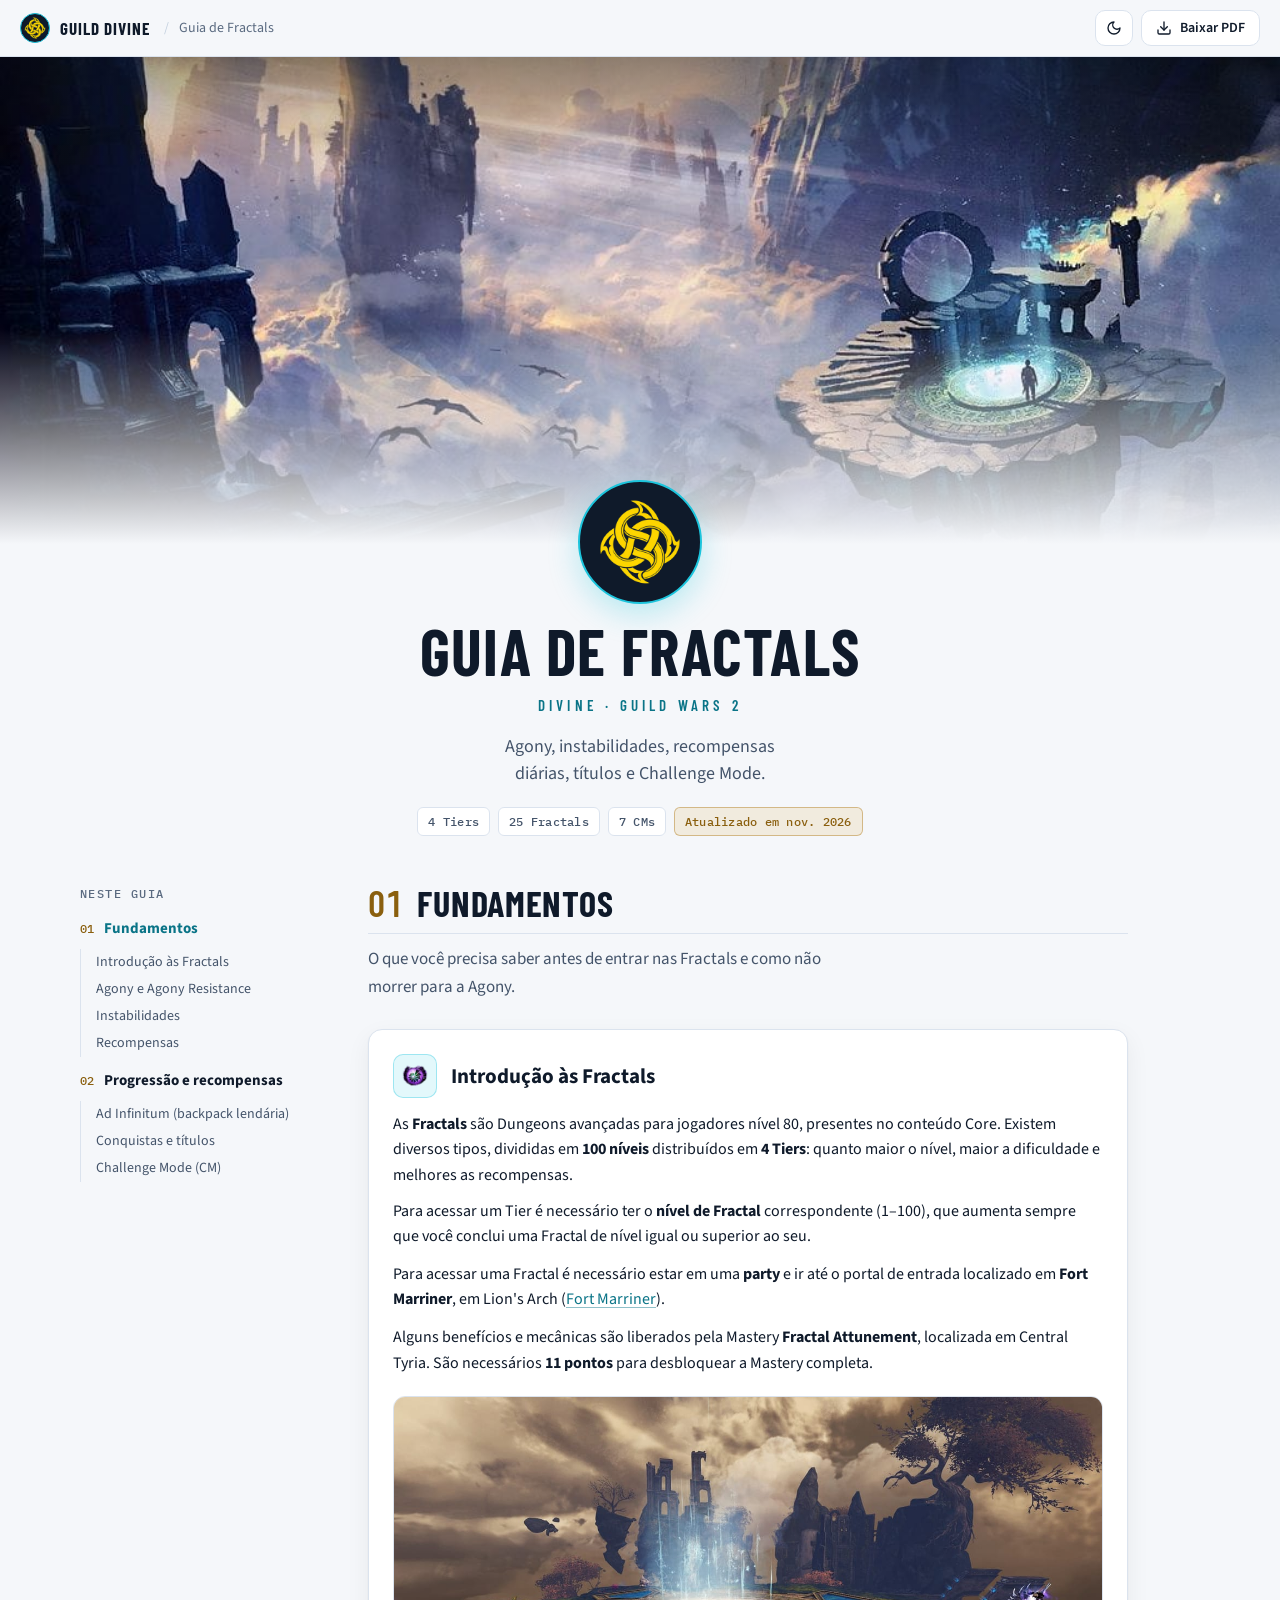
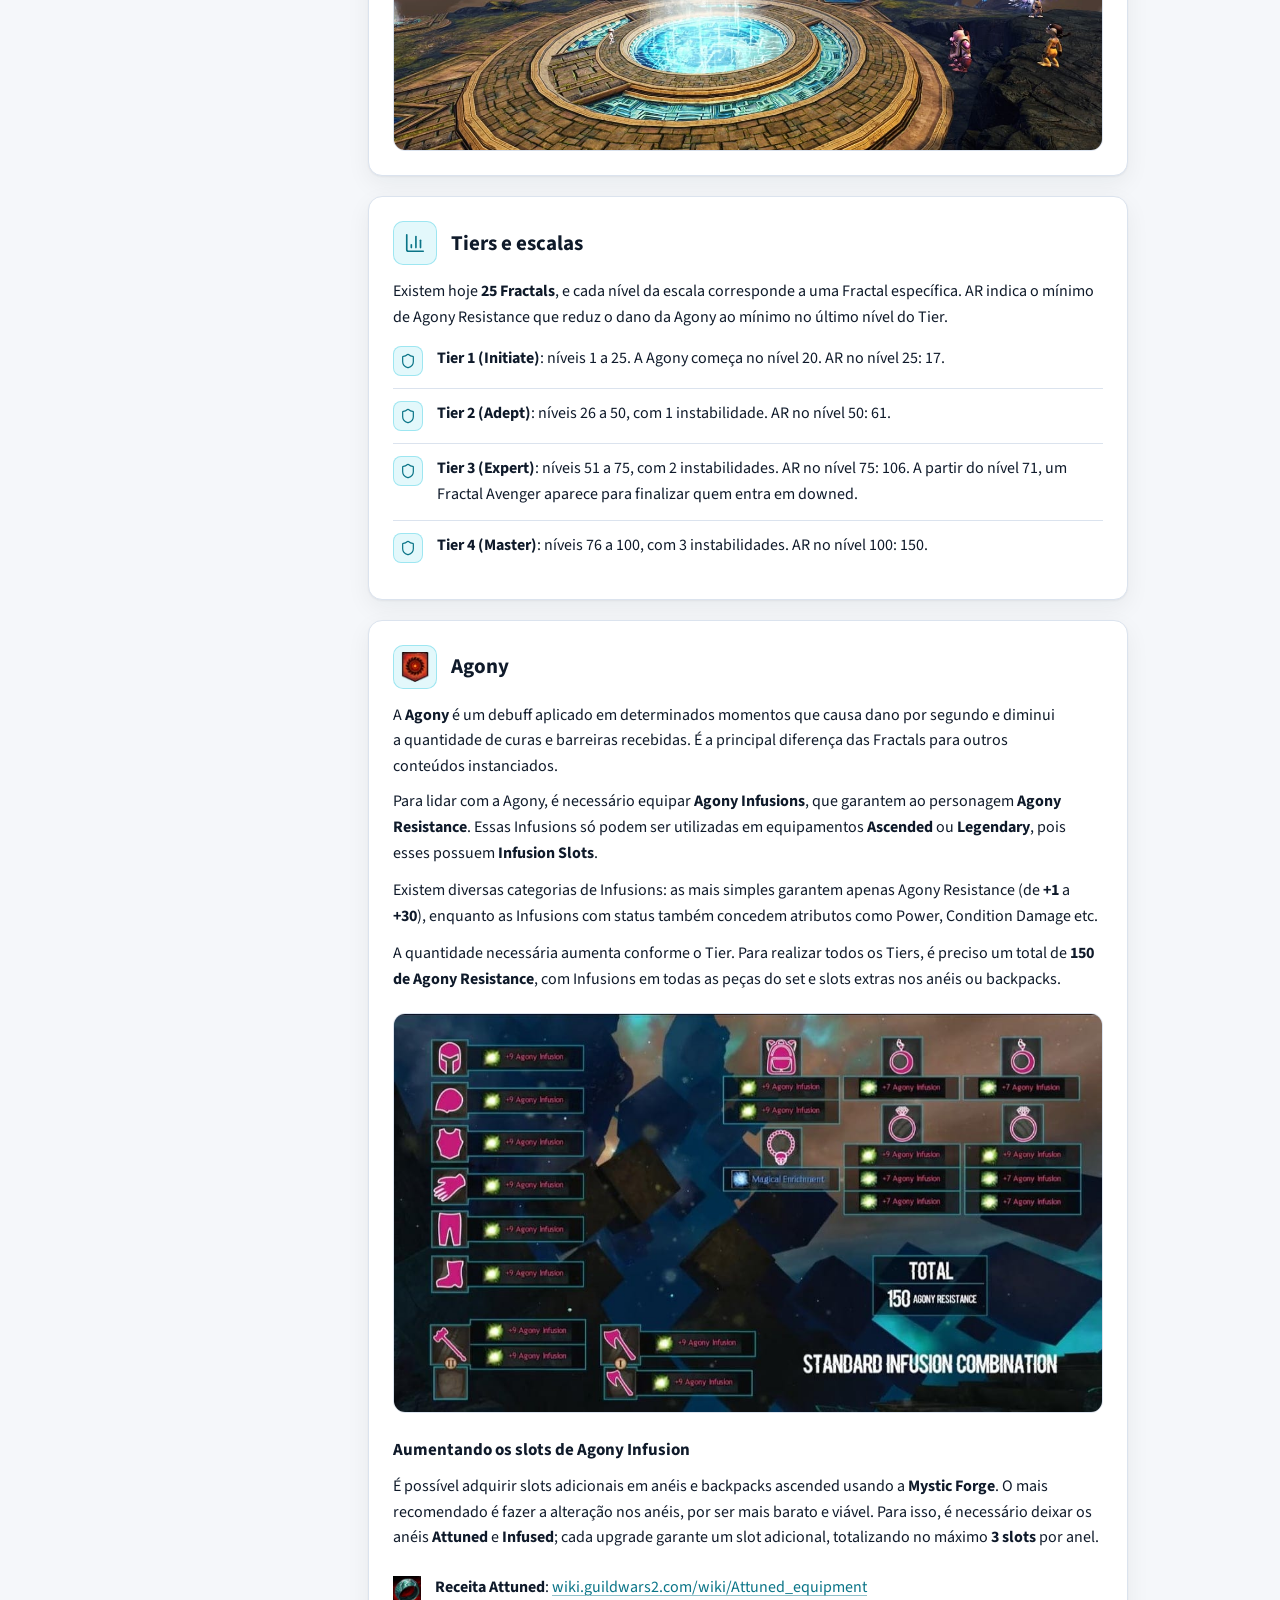
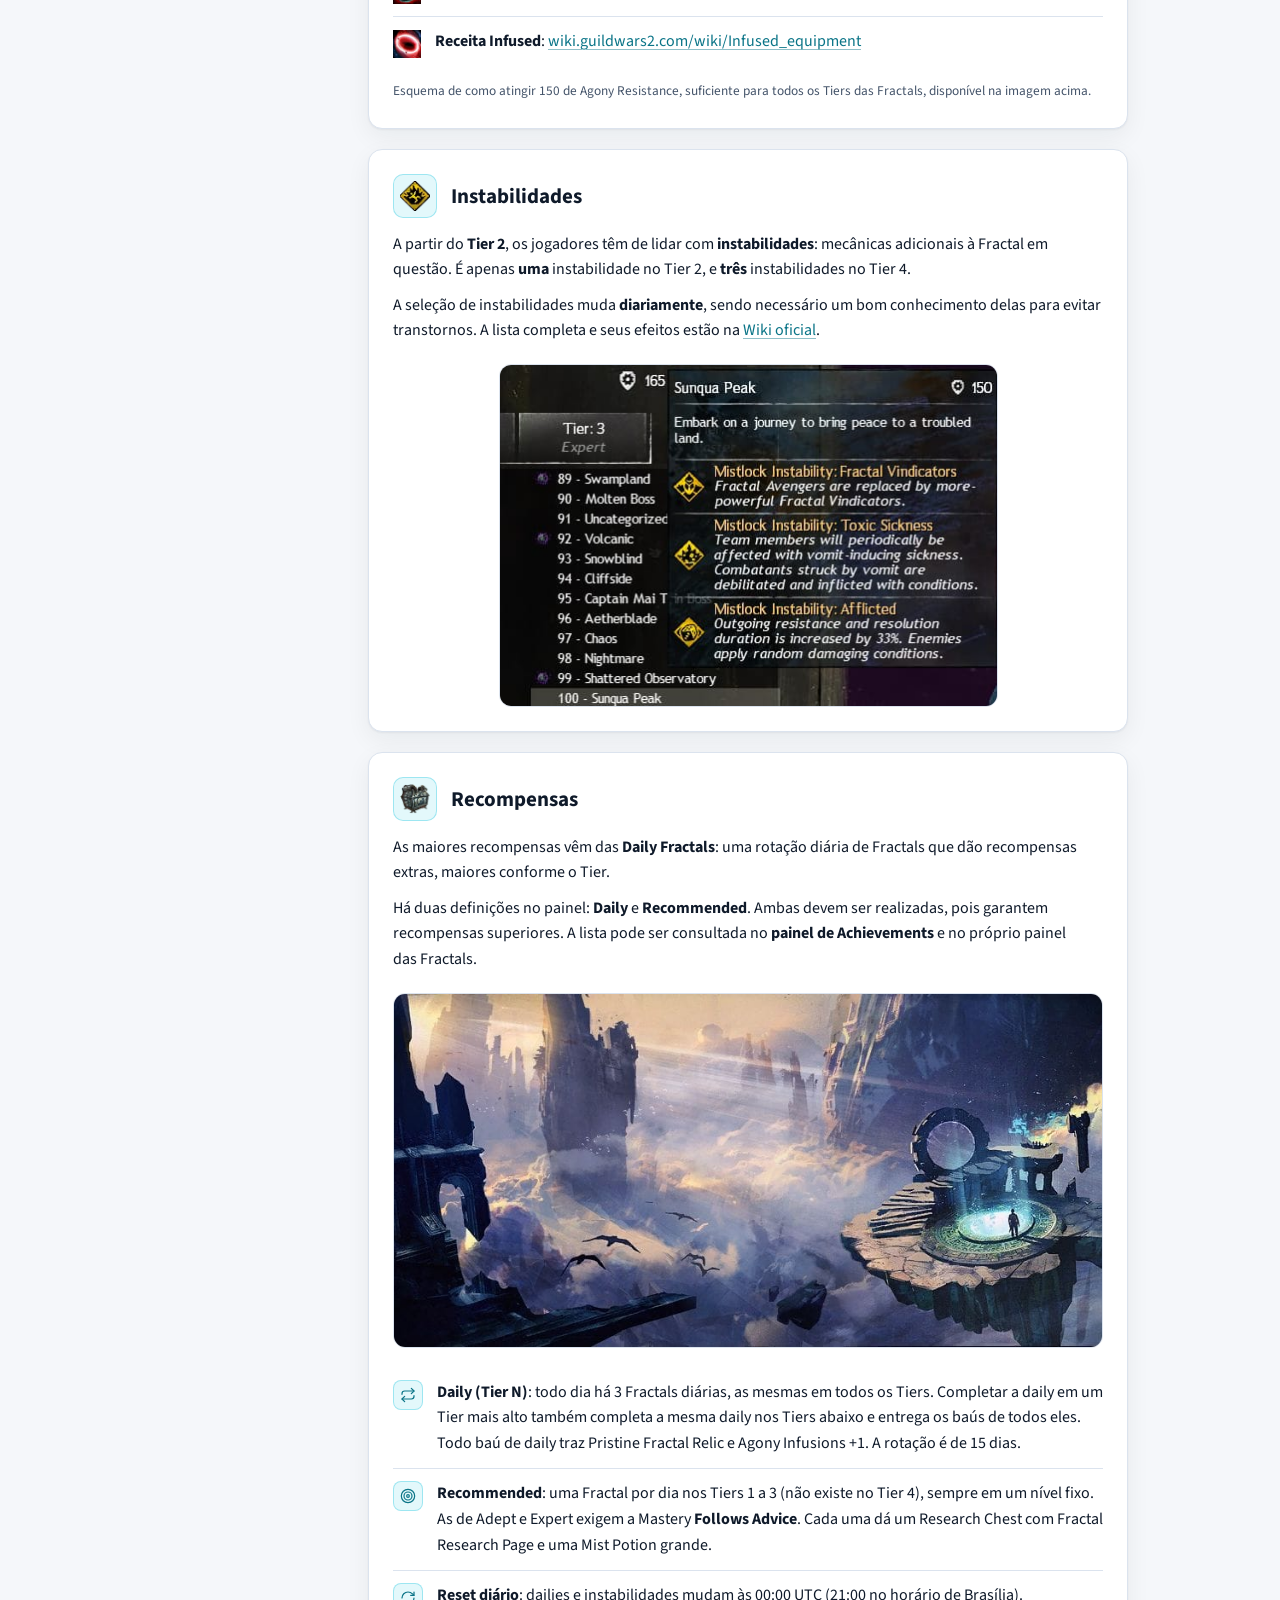
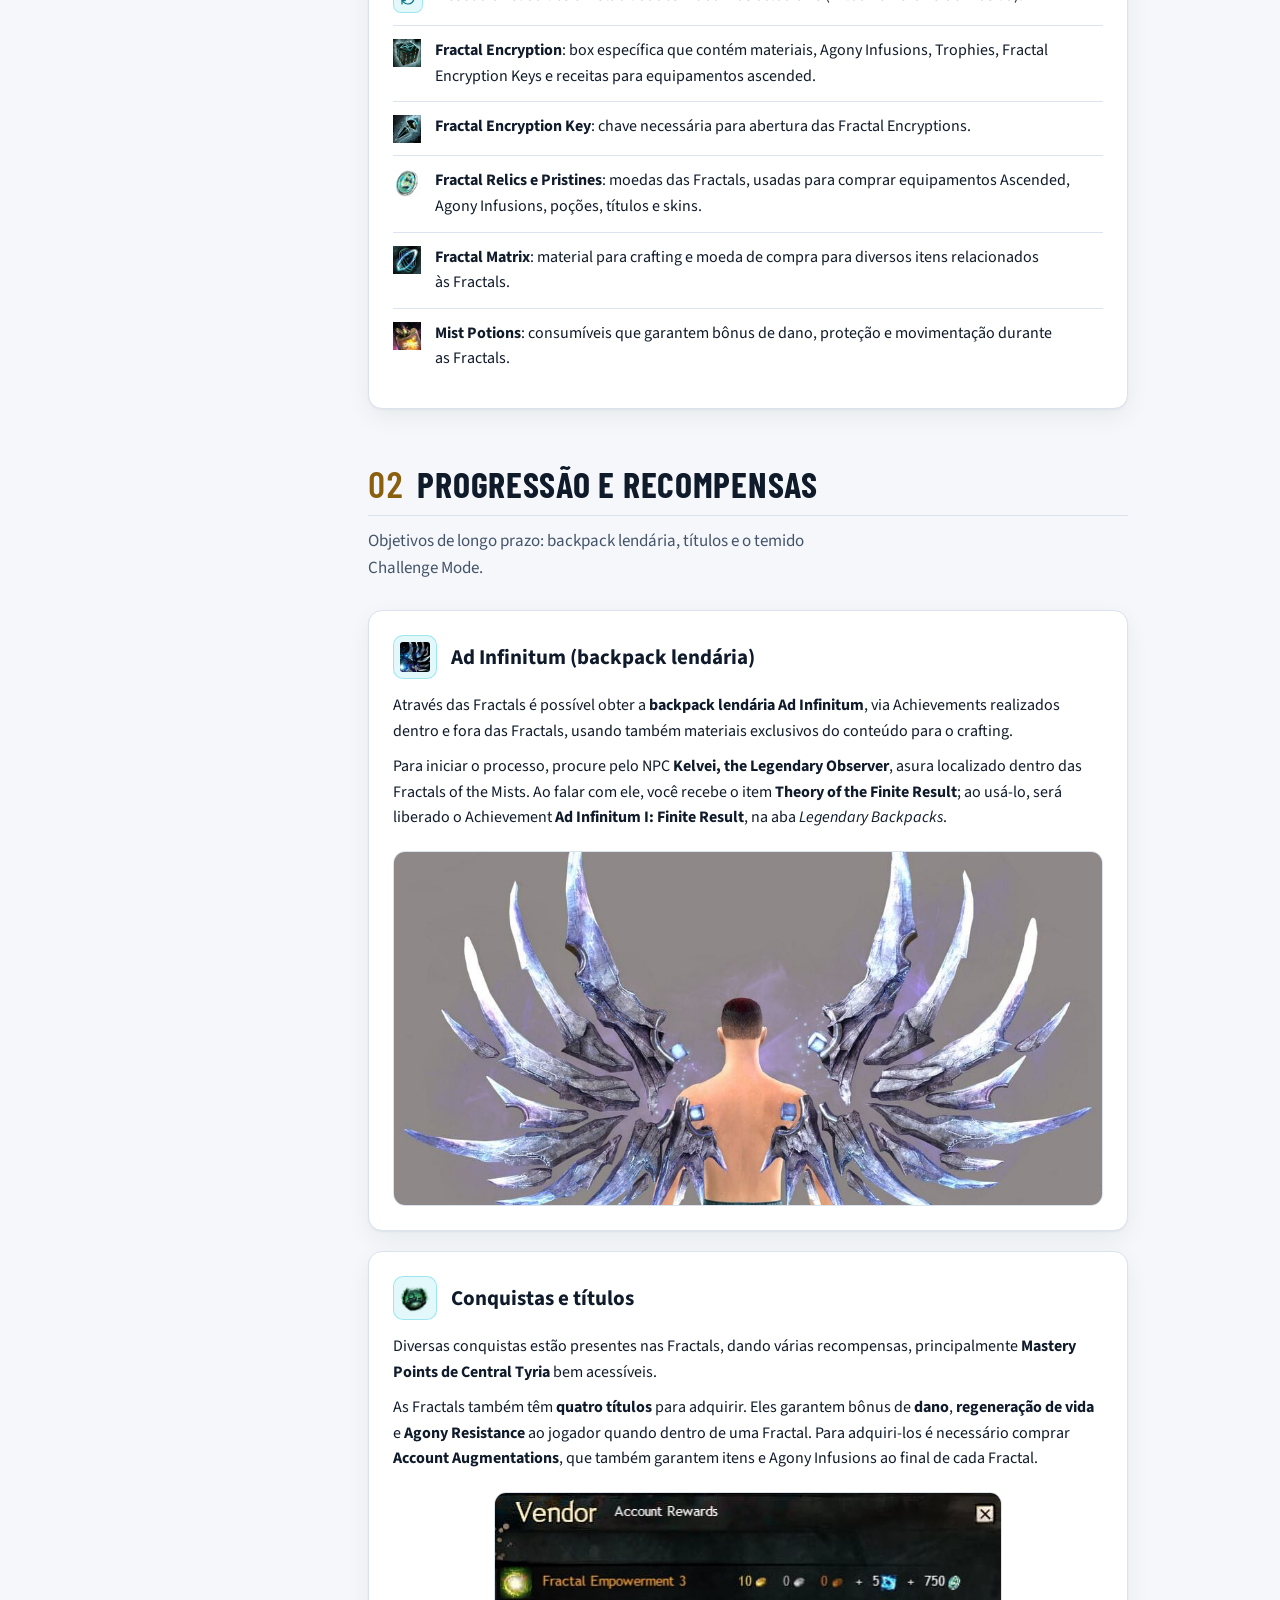
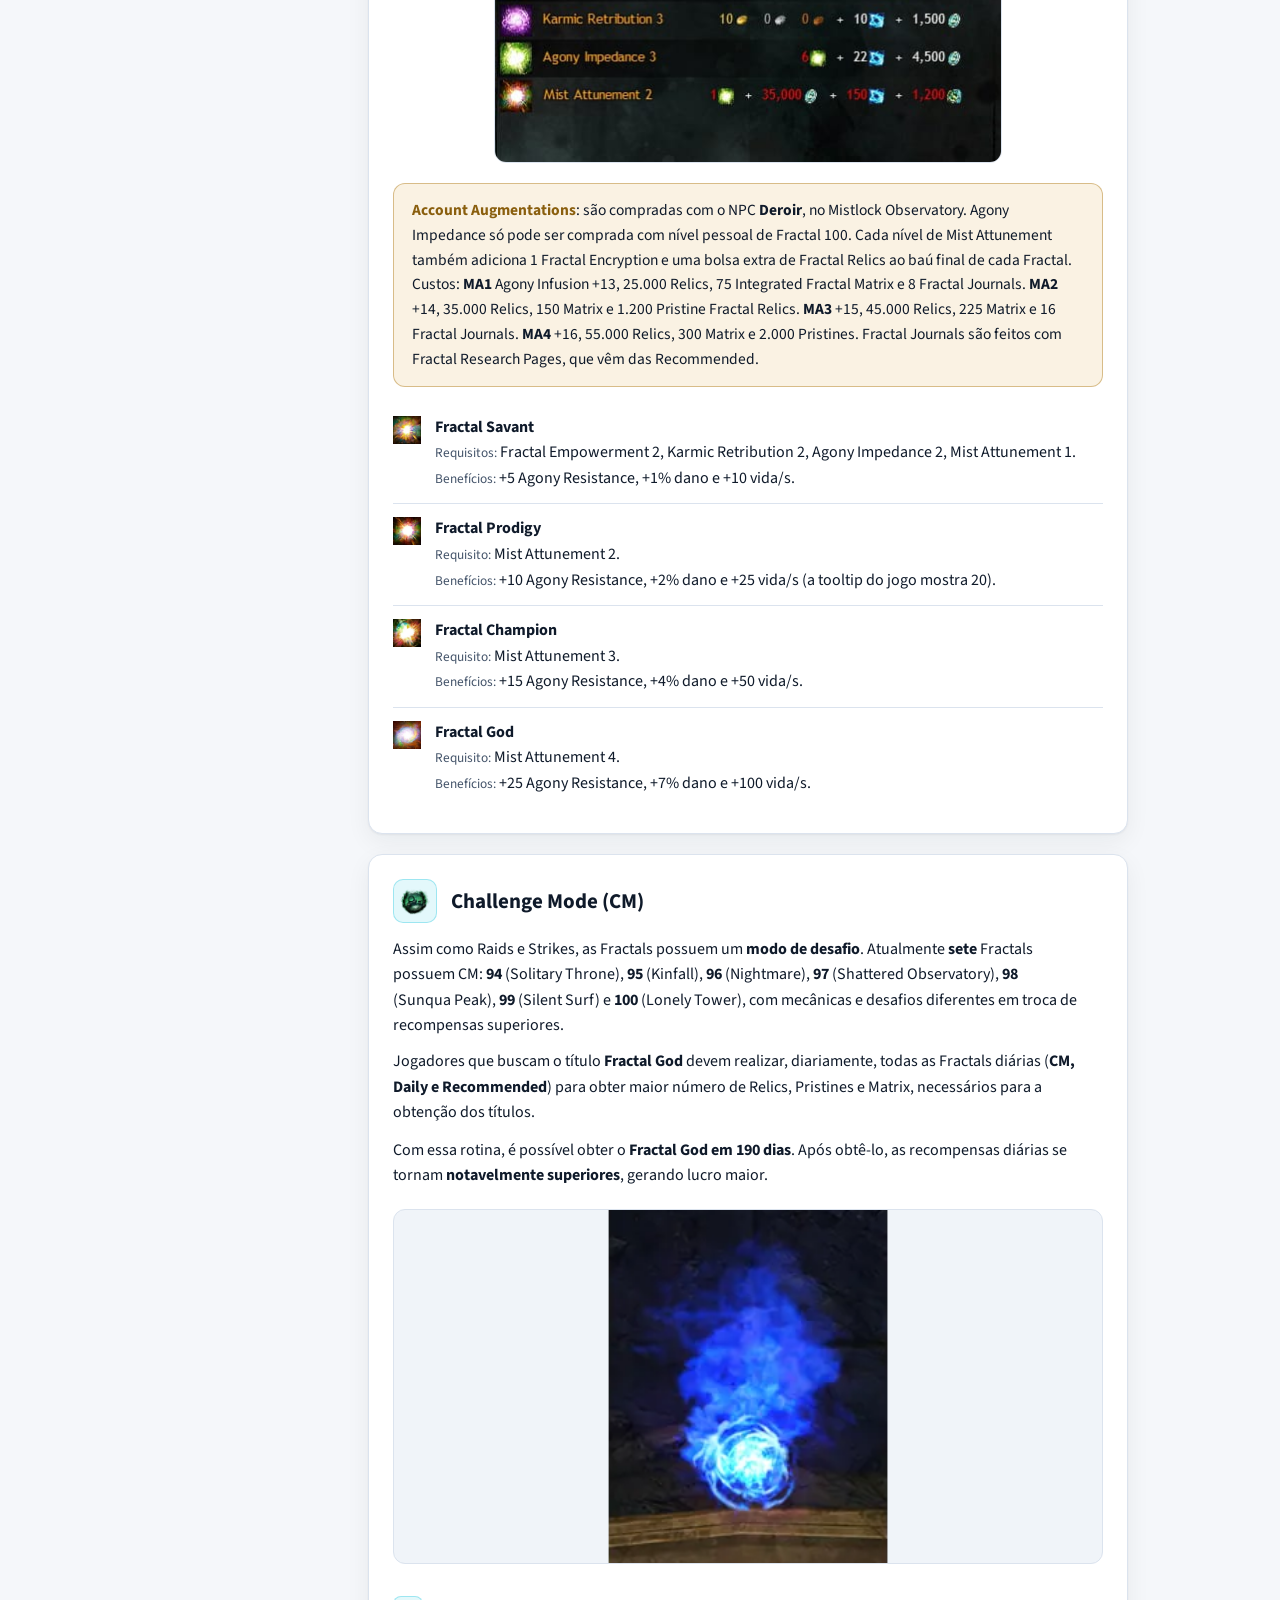
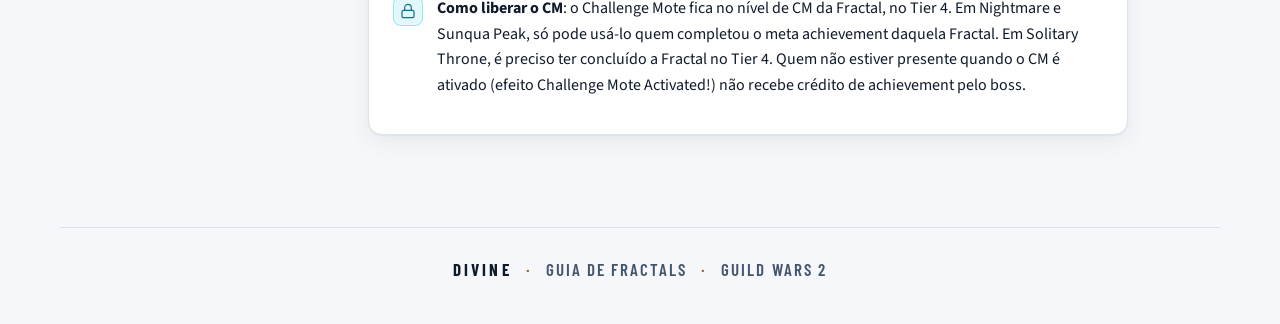
<file: guias/fractals.html>
<!DOCTYPE html>
<html lang="pt-BR">
<head>
<meta charset="UTF-8">
<meta name="viewport" content="width=device-width, initial-scale=1">
<meta name="description" content="Guia de Fractals · Guild DIVINE (Guild Wars 2)">
<link rel="icon" href="[data-uri]" media="(prefers-color-scheme: light)">
<link rel="icon" href="[data-uri]" media="(prefers-color-scheme: dark)">
<title>Guia de Fractals · DIVINE</title>
<script>/* tema salvo: aplica antes de pintar a página */try{var t=localStorage.getItem('divine-tema');if(t==='light'||t==='dark')document.documentElement.setAttribute('data-theme',t);}catch(e){}</script><style>
/* =====================================================================
   Codex DIVINE — design system da Guild DIVINE (Guild Wars 2)
   Fonte da verdade: DESIGN.md (blueprint TypeUI). Embutido em cada página pela build.
   Layout: topo imersivo de ponta a ponta + corpo editorial (sumário fixo no desktop).
   ===================================================================== */

/* ---------- FONTES (servidas de assets/fonts; funcionam offline e no PDF) ---------- */
@font-face{font-family:"Barlow Condensed";font-style:normal;font-weight:600;font-display:swap;src:url(../assets/fonts/barlow-condensed-latin-600-normal.woff2) format("woff2");unicode-range:U+0000-00FF,U+0131,U+0152-0153,U+02BB-02BC,U+02C6,U+02DA,U+02DC,U+0304,U+0308,U+0329,U+2000-206F,U+20AC,U+2122,U+2191,U+2193,U+2212,U+2215,U+FEFF,U+FFFD;}
@font-face{font-family:"Barlow Condensed";font-style:normal;font-weight:700;font-display:swap;src:url(../assets/fonts/barlow-condensed-latin-700-normal.woff2) format("woff2");unicode-range:U+0000-00FF,U+0131,U+0152-0153,U+02BB-02BC,U+02C6,U+02DA,U+02DC,U+0304,U+0308,U+0329,U+2000-206F,U+20AC,U+2122,U+2191,U+2193,U+2212,U+2215,U+FEFF,U+FFFD;}
@font-face{font-family:"Source Sans 3";font-style:normal;font-weight:400;font-display:swap;src:url(../assets/fonts/source-sans-3-latin-400-normal.woff2) format("woff2");unicode-range:U+0000-00FF,U+0131,U+0152-0153,U+02BB-02BC,U+02C6,U+02DA,U+02DC,U+0304,U+0308,U+0329,U+2000-206F,U+20AC,U+2122,U+2191,U+2193,U+2212,U+2215,U+FEFF,U+FFFD;}
@font-face{font-family:"Source Sans 3";font-style:italic;font-weight:400;font-display:swap;src:url(../assets/fonts/source-sans-3-latin-400-italic.woff2) format("woff2");unicode-range:U+0000-00FF,U+0131,U+0152-0153,U+02BB-02BC,U+02C6,U+02DA,U+02DC,U+0304,U+0308,U+0329,U+2000-206F,U+20AC,U+2122,U+2191,U+2193,U+2212,U+2215,U+FEFF,U+FFFD;}
@font-face{font-family:"Source Sans 3";font-style:normal;font-weight:600;font-display:swap;src:url(../assets/fonts/source-sans-3-latin-600-normal.woff2) format("woff2");unicode-range:U+0000-00FF,U+0131,U+0152-0153,U+02BB-02BC,U+02C6,U+02DA,U+02DC,U+0304,U+0308,U+0329,U+2000-206F,U+20AC,U+2122,U+2191,U+2193,U+2212,U+2215,U+FEFF,U+FFFD;}
@font-face{font-family:"Source Sans 3";font-style:normal;font-weight:700;font-display:swap;src:url(../assets/fonts/source-sans-3-latin-700-normal.woff2) format("woff2");unicode-range:U+0000-00FF,U+0131,U+0152-0153,U+02BB-02BC,U+02C6,U+02DA,U+02DC,U+0304,U+0308,U+0329,U+2000-206F,U+20AC,U+2122,U+2191,U+2193,U+2212,U+2215,U+FEFF,U+FFFD;}
@font-face{font-family:"Source Sans 3";font-style:normal;font-weight:400;font-display:swap;src:url(../assets/fonts/source-sans-3-latin-ext-400-normal.woff2) format("woff2");unicode-range:U+0100-02AF,U+0304,U+0308,U+0329,U+1E00-1E9F,U+1EF2-1EFF,U+2020,U+20A0-20AB,U+20AD-20C0,U+2113,U+2C60-2C7F,U+A720-A7FF;}
@font-face{font-family:"IBM Plex Mono";font-style:normal;font-weight:500;font-display:swap;src:url(../assets/fonts/ibm-plex-mono-latin-500-normal.woff2) format("woff2");unicode-range:U+0000-00FF,U+0131,U+0152-0153,U+02BB-02BC,U+02C6,U+02DA,U+02DC,U+0304,U+0308,U+0329,U+2000-206F,U+20AC,U+2122,U+2191,U+2193,U+2212,U+2215,U+FEFF,U+FFFD;}

/* ---------- TOKENS: CLARO ---------- */
:root{
  --font-display:"Barlow Condensed","Arial Narrow","Segoe UI",sans-serif;
  --font-body:"Source Sans 3","Segoe UI",Roboto,Helvetica,Arial,sans-serif;
  --font-mono:"IBM Plex Mono",Consolas,"Courier New",monospace;
  --bg:#f5f7fa; --surface:#ffffff; --surface-2:#f0f4f9; --line:#dbe3ee; --line-strong:#c5d1e0;
  --text:#0f1a2a; --text-soft:#44546a; --text-mute:#5a6a80;
  --accent:#1cc4dc; --accent-text:#0a7487; --accent-tint:rgba(28,196,220,.12);
  --gold:#8a5f0e; --gold-tint:rgba(224,176,82,.16); --gold-line:rgba(176,124,28,.45);
  --action-bg:#0a7487; --action-bg-hover:#085f6f; --on-action:#ffffff;
  --hero-scrim:rgba(10,17,28,.38);
  --shadow:0 1px 2px rgba(15,26,42,.05), 0 8px 24px rgba(15,26,42,.06);
  --nav-bg:rgba(245,247,250,.86);
  --selection:#bdeef6;
  /* compatibilidade com estilos inline antigos */
  --texto-soft:var(--text-soft); --azul-esc:var(--accent-text);
  color-scheme:light;
}
/* ---------- TOKENS: ESCURO (sistema e botão; nunca na impressão) ---------- */
@media screen and (prefers-color-scheme: dark){
  :root:not([data-theme="light"]){
    --bg:#0a111c; --surface:#111b2b; --surface-2:#162337; --line:#22324a; --line-strong:#2e4260;
    --text:#e7eef7; --text-soft:#a9b8ca; --text-mute:#8597ad;
    --accent-text:#5fd6e8; --accent-tint:rgba(28,196,220,.14);
    --gold:#e0b052; --gold-tint:rgba(224,176,82,.12); --gold-line:rgba(224,176,82,.4);
    --action-bg:#1cc4dc; --action-bg-hover:#5fd6e8; --on-action:#06121c;
    --hero-scrim:rgba(5,9,16,.45); --shadow:none; --nav-bg:rgba(10,17,28,.82); --selection:#164b5a;
    color-scheme:dark;
  }
}
@media screen{
  :root[data-theme="dark"]{
    --bg:#0a111c; --surface:#111b2b; --surface-2:#162337; --line:#22324a; --line-strong:#2e4260;
    --text:#e7eef7; --text-soft:#a9b8ca; --text-mute:#8597ad;
    --accent-text:#5fd6e8; --accent-tint:rgba(28,196,220,.14);
    --gold:#e0b052; --gold-tint:rgba(224,176,82,.12); --gold-line:rgba(224,176,82,.4);
    --action-bg:#1cc4dc; --action-bg-hover:#5fd6e8; --on-action:#06121c;
    --hero-scrim:rgba(5,9,16,.45); --shadow:none; --nav-bg:rgba(10,17,28,.82); --selection:#164b5a;
    color-scheme:dark;
  }
}

/* ---------- BASE ---------- */
*{box-sizing:border-box;-webkit-print-color-adjust:exact;print-color-adjust:exact;}
html,body{margin:0;padding:0;}
html{scroll-behavior:smooth;scrollbar-color:var(--line-strong) var(--bg);}
body{
  font-family:var(--font-body);font-size:16px;line-height:1.6;
  color:var(--text);background:var(--bg);
  -webkit-font-smoothing:antialiased;text-rendering:optimizeLegibility;
}
::selection{background:var(--selection);color:var(--text);}
a{color:var(--accent-text);text-decoration:underline;text-decoration-thickness:1px;text-underline-offset:.2em;text-decoration-color:color-mix(in srgb, var(--accent-text) 45%, transparent);}
a:hover{text-decoration-color:currentColor;}
a:focus-visible, button:focus-visible, summary:focus-visible{outline:2px solid var(--accent);outline-offset:2px;border-radius:6px;}
[id]{scroll-margin-top:84px;}
img{max-width:100%;}
p{margin:0 0 12px;text-wrap:pretty;}
li{text-wrap:pretty;}
b, strong{font-weight:700;}
small{color:var(--text-soft);}
code, kbd{
  font-family:var(--font-mono);font-size:.82em;color:var(--text);
  background:var(--surface-2);border:1px solid var(--line);border-radius:6px;padding:1px 6px;
}
kbd{border-bottom-width:2px;}

/* ---------- BARRA DO TOPO ---------- */
.topnav{
  position:sticky;top:0;z-index:20;
  display:flex;justify-content:space-between;align-items:center;gap:12px;
  padding:10px max(20px, env(safe-area-inset-right, 0px)) 10px max(20px, env(safe-area-inset-left, 0px));
  background:var(--nav-bg);backdrop-filter:saturate(1.4) blur(10px);-webkit-backdrop-filter:saturate(1.4) blur(10px);
  border-bottom:1px solid var(--line);font-size:14px;
}
.topnav a{color:var(--text);text-decoration:none;font-weight:600;}
.topnav .where{display:flex;align-items:center;min-width:0;gap:4px;}
.topnav .home{display:flex;align-items:center;gap:10px;min-width:0;font-family:var(--font-display);font-weight:700;font-size:17px;letter-spacing:.06em;text-transform:uppercase;}
.topnav .crumb{color:var(--text-mute);white-space:nowrap;overflow:hidden;text-overflow:ellipsis;}
.topnav .crumb::before{content:"/";margin:0 10px;color:var(--line-strong);}
.topnav .actions{display:flex;gap:8px;align-items:center;flex-shrink:0;}
.topnav .btn, .theme-toggle{
  display:inline-flex;align-items:center;gap:8px;min-height:36px;
  border:1px solid var(--line);background:var(--surface);color:var(--text);
  padding:6px 14px;border-radius:10px;font:inherit;font-weight:600;cursor:pointer;
  transition:border-color .15s ease-out, background-color .15s ease-out;
}
.topnav .btn:hover, .theme-toggle:hover{border-color:var(--accent);}
.theme-toggle{padding:6px 10px;}
.theme-toggle svg, .topnav .btn svg{width:16px;height:16px;}
.theme-toggle .i-sol{display:none;}
:root[data-theme="dark"] .theme-toggle .i-sol{display:inline;}
:root[data-theme="dark"] .theme-toggle .i-lua{display:none;}
@media screen and (prefers-color-scheme: dark){
  :root:not([data-theme="light"]) .theme-toggle .i-sol{display:inline;}
  :root:not([data-theme="light"]) .theme-toggle .i-lua{display:none;}
}

/* ---------- EMBLEMA (logo amarela no tema claro, branca no escuro) ---------- */
/* fundo: no claro, a cor do texto (azul-tinta) realça a logo amarela; no escuro, a superfície */
:root{ --emblem-bg:var(--text); }
@media screen and (prefers-color-scheme: dark){ :root:not([data-theme="light"]){ --emblem-bg:var(--surface); } }
@media screen{ :root[data-theme="dark"]{ --emblem-bg:var(--surface); } }
.emblem{
  display:inline-grid;place-items:center;flex-shrink:0;border-radius:50%;
  background:var(--emblem-bg);border:2px solid var(--accent);
  box-shadow:0 10px 30px rgba(28,196,220,.28);
}
.emblem img{grid-area:1/1;width:72%;height:72%;object-fit:contain;display:block;}
.emblem-lg{width:124px;height:124px;}
.emblem-sm{width:30px;height:30px;border-width:1.5px;box-shadow:none;}
.emblem-sm img{width:78%;height:78%;}
.emblem-escuro{display:none !important;}
@media screen and (prefers-color-scheme: dark){
  :root:not([data-theme="light"]) .emblem-claro{display:none !important;}
  :root:not([data-theme="light"]) .emblem-escuro{display:block !important;}
}
@media screen{
  :root[data-theme="dark"] .emblem-claro{display:none !important;}
  :root[data-theme="dark"] .emblem-escuro{display:block !important;}
}

/* ---------- HERÓI (topo imersivo, de ponta a ponta) ---------- */
.hero{position:relative;}
.hero-bg{position:relative;height:clamp(260px, 38vw, 520px);overflow:hidden;background:var(--surface-2);}
.hero-bg img{position:absolute;inset:0;width:100%;height:100%;object-fit:cover;object-position:center 40%;display:block;}
.hero-bg::after{
  content:"";position:absolute;inset:0;pointer-events:none;
  background:linear-gradient(to bottom, var(--hero-scrim) 0%, transparent 24%, transparent 56%, var(--bg) 100%);
}
.hero-bar{
  position:absolute;top:0;left:0;right:0;z-index:2;display:flex;justify-content:flex-end;
  padding:max(16px, env(safe-area-inset-top, 0px)) max(20px, env(safe-area-inset-right, 0px)) 0 max(20px, env(safe-area-inset-left, 0px));
}
.hero-inner{
  position:relative;z-index:1;max-width:860px;margin:0 auto;text-align:center;
  padding:0 max(20px, env(safe-area-inset-right, 0px)) 8px max(20px, env(safe-area-inset-left, 0px));
}
.hero-inner .emblem{margin-top:-64px;margin-bottom:16px;}
.hero h1{
  font-family:var(--font-display);font-weight:700;text-transform:uppercase;
  font-size:clamp(40px, 6vw, 64px);line-height:.98;letter-spacing:.02em;margin:0;color:var(--text);text-wrap:balance;
}
.hero .hero-sub{
  font-family:var(--font-display);font-weight:600;text-transform:uppercase;letter-spacing:.28em;
  font-size:15px;color:var(--accent-text);margin:10px 0 0;
}
.hero .hero-desc{max-width:58ch;margin:16px auto 0;font-size:18px;line-height:1.5;color:var(--text-soft);text-wrap:balance;}
.hero-chips{list-style:none;display:flex;flex-wrap:wrap;justify-content:center;gap:8px;margin:20px 0 0;padding:0;}
.hero-chips li, .badge-lvl{
  font-family:var(--font-mono);font-size:12px;font-weight:500;letter-spacing:.02em;color:var(--text-soft);
  background:var(--surface);border:1px solid var(--line);border-radius:6px;padding:4px 10px;
  font-variant-numeric:tabular-nums;
}
.hero-chips li.is-date{color:var(--gold);border-color:var(--gold-line);background:var(--gold-tint);}
.badge-lvl{display:inline-block;margin:0 4px 6px 0;background:var(--surface-2);}

/* ---------- LAYOUT DO GUIA ---------- */
.layout{
  max-width:1160px;margin:40px auto 0;
  padding:0 max(20px, env(safe-area-inset-right, 0px)) 0 max(20px, env(safe-area-inset-left, 0px));
}
.content{min-width:0;}
.page{max-width:760px;margin:0 auto;}
.page + .page{margin-top:56px;}
@media screen and (min-width:1100px){
  .layout{display:grid;grid-template-columns:232px minmax(0,1fr);gap:56px;align-items:start;}
  .page{margin:0;}
  .sidebar{position:sticky;top:76px;max-height:calc(100vh - 96px);overflow:auto;padding-bottom:24px;}
}

/* ---------- SUMÁRIO ---------- */
.toc{margin:0 0 32px;}
.toc h2{
  font-family:var(--font-mono);font-size:12px;font-weight:500;letter-spacing:.12em;text-transform:uppercase;
  color:var(--text-mute);margin:0 0 12px;
}
.toc ol{margin:0;padding:0;list-style:none;counter-reset:cap;}
.toc ol > li{counter-increment:cap;margin:0 0 10px;font-size:15px;}
.toc ol > li > b{font-weight:700;}
.toc ol > li > b > a::before{content:counter(cap, decimal-leading-zero);font-family:var(--font-mono);font-size:12px;color:var(--gold);margin-right:10px;font-weight:500;}
.toc ul{margin:6px 0 0;padding:0 0 0 14px;list-style:none;border-left:1px solid var(--line);}
.toc ul li{font-size:14px;margin:0;}
.toc a{display:block;padding:4px 0 4px 10px;margin-left:-11px;border-left:2px solid transparent;color:var(--text-soft);text-decoration:none;line-height:1.35;}
.toc ol > li > b > a{margin-left:0;padding-left:0;border-left:0;color:var(--text);}
.toc a:hover{color:var(--accent-text);}
.toc a.is-active{color:var(--accent-text);border-left-color:var(--gold);}
.toc ol > li > b > a.is-active{color:var(--accent-text);}
.toc.cols ul{border:0;padding:0;}
@media screen and (max-width:1099px){
  .sidebar .toc{background:var(--surface);border:1px solid var(--line);border-radius:14px;padding:18px 20px;}
  .toc.cols ol{columns:2;column-gap:28px;}
  .toc.cols li{break-inside:avoid;}
}
@media (max-width:600px){ .toc.cols ol{columns:1;} }

/* ---------- SEÇÕES ---------- */
h2.section{
  font-family:var(--font-display);font-weight:700;text-transform:uppercase;letter-spacing:.02em;
  font-size:clamp(28px, 3.4vw, 36px);line-height:1.05;color:var(--text);
  display:flex;align-items:baseline;gap:14px;flex-wrap:wrap;
  margin:0 0 8px;padding-bottom:12px;border-bottom:1px solid var(--line);text-wrap:balance;
}
/* número do capítulo: mesma fonte e tamanho do título, em dourado (lê como "01 Fundamentos") */
h2.section .num{font-family:var(--font-display);font-size:inherit;font-weight:600;letter-spacing:.02em;color:var(--gold);font-variant-numeric:tabular-nums;}
.section-sub{color:var(--text-soft);font-size:17px;margin:12px 0 28px;max-width:62ch;}
h3, h4{text-wrap:balance;}
h4{font-size:17px;font-weight:700;margin:28px 0 10px;color:var(--text);}

/* ---------- CARDS ---------- */
.card{
  background:var(--surface);border:1px solid var(--line);border-radius:14px;
  padding:24px;margin:0 0 20px;box-shadow:var(--shadow);
}
/* cabeçalho do card: ícone + título na mesma linha; o texto ocupa a largura toda (borda esquerda única) */
.card .card-head{display:grid;grid-template-columns:auto minmax(0,1fr);column-gap:14px;align-items:center;margin-bottom:4px;}
.card .card-head > div{display:contents;}
.card .card-head > :not(div):not(h3):not(h4):not(p){grid-column:1;}
.card .card-head h3, .card .card-head h4{grid-column:2;font-family:var(--font-body);font-size:21px;font-weight:700;line-height:1.25;margin:0;color:var(--text);}
.card .card-head p{grid-column:1 / -1;margin-top:14px;}
.card .card-head > div > :first-child:not(h3):not(h4){grid-column:1 / -1;}
.card p{margin:0 0 12px;}
.card > :last-child, .card .card-head p:last-child{margin-bottom:0;}
.card > .card-head + p, .card > p + p{margin-top:12px;}
.card > h4:first-of-type{margin-top:24px;}
.ico-wrap, .card .icon{
  width:44px;height:44px;flex-shrink:0;border-radius:10px;
  background:var(--accent-tint);border:1px solid color-mix(in srgb, var(--accent) 35%, transparent);
}
.card .icon{object-fit:contain;padding:6px;}
.ico-wrap{display:flex;align-items:center;justify-content:center;color:var(--accent-text);}
.ico-wrap svg{width:22px;height:22px;stroke-width:1.8;}

/* ---------- IMAGENS ---------- */
.hero-img{display:block;width:100%;height:auto;border-radius:12px;margin:20px 0;background:var(--surface-2);border:1px solid var(--line);}
.hero-img.natural{margin-inline:auto;}
.hero-img.banner{aspect-ratio:2/1;object-fit:cover;object-position:center;}
img.emoji{height:1.15em;width:auto;vertical-align:-0.22em;margin:0 1px;}
.img-fallback{display:inline-flex;align-items:center;justify-content:center;width:28px;height:28px;border-radius:8px;background:var(--surface-2);color:var(--accent-text);font-size:13px;}
.img-fallback.inline{width:1.1em;height:1.1em;font-size:.7em;vertical-align:-0.2em;}

/* ---------- LISTAS COM ÍCONE (sem caixa dentro de caixa) ---------- */
.tier{display:flex;gap:14px;align-items:flex-start;padding:12px 0;margin:0;}
.tier + .tier{border-top:1px solid var(--line);}
.card > .tier:first-of-type, .card > h4 + .tier{margin-top:8px;}
.tier > img:not(.emoji){width:28px;height:28px;object-fit:contain;flex-shrink:0;margin-top:1px;}
.tier > .ico-wrap{width:30px;height:30px;border-radius:8px;}
.tier > .ico-wrap svg{width:16px;height:16px;}
.tier p{margin:0;flex:1;min-width:0;}
.tier b, .tier .label{color:var(--text);}

/* ---------- TABELAS ---------- */
table.map{width:100%;border-collapse:separate;border-spacing:0;margin:16px 0;font-size:15px;border:1px solid var(--line);border-radius:12px;overflow:hidden;font-variant-numeric:tabular-nums;}
table.map th, table.map td{padding:10px 14px;text-align:left;vertical-align:middle;border-bottom:1px solid var(--line);}
table.map tr:last-child td{border-bottom:0;}
table.map th{font-family:var(--font-mono);font-size:12px;font-weight:500;letter-spacing:.08em;text-transform:uppercase;color:var(--text-mute);background:var(--surface-2);}
table.map td img{height:22px;width:auto;vertical-align:middle;margin-right:6px;}
table.map td.arrow{text-align:center;color:var(--gold);font-weight:700;width:40px;}

/* ---------- DESTAQUES ---------- */
.highlight, .note{border-radius:12px;padding:14px 18px;margin:16px 0;font-size:15.5px;}
.highlight{background:var(--accent-tint);border:1px solid color-mix(in srgb, var(--accent) 35%, transparent);}
.note{background:var(--gold-tint);border:1px solid var(--gold-line);}
.note b:first-child{color:var(--gold);}
ol.steps{padding-left:0;margin:12px 0;list-style:none;counter-reset:passo;}
ol.steps li{counter-increment:passo;display:flex;gap:12px;align-items:baseline;padding:6px 0;}
ol.steps li::before{content:counter(passo);font-family:var(--font-mono);font-size:12px;color:var(--gold);min-width:20px;height:20px;border:1px solid var(--gold-line);border-radius:6px;display:inline-flex;align-items:center;justify-content:center;flex-shrink:0;}

/* ---------- WINGS / DUNGEONS (arte com nome sobreposto) ---------- */
.wing, .dungeon{
  display:grid;background:var(--surface);border:1px solid var(--line);border-radius:14px;overflow:hidden;
  margin:0 0 20px;box-shadow:var(--shadow);
}
.wing > .wing-img, .dungeon > .dungeon-img, .wing > .wing-head, .dungeon > .dungeon-head{grid-area:1/1;}
.wing-img, .dungeon-img{width:100%;aspect-ratio:2/1;object-fit:cover;display:block;height:auto;}
.wing-head, .dungeon-head{
  align-self:end;z-index:1;display:flex;justify-content:space-between;align-items:flex-end;gap:12px;flex-wrap:wrap;
  padding:48px 20px 16px;color:#fff;
  background:linear-gradient(to top, rgba(6,10,18,.88) 0%, rgba(6,10,18,.55) 55%, rgba(6,10,18,0) 100%);
  font-family:var(--font-display);font-weight:700;text-transform:uppercase;letter-spacing:.03em;font-size:26px;line-height:1;
  text-shadow:0 1px 2px rgba(0,0,0,.4);
}
.wing-head .wing-num, .dungeon-head .lvl{
  font-family:var(--font-mono);font-size:12px;font-weight:500;letter-spacing:.06em;text-shadow:none;
  color:#fff;background:rgba(255,255,255,.14);border:1px solid rgba(255,255,255,.32);border-radius:6px;padding:4px 8px;white-space:nowrap;
}
.dungeon-head .lvls{display:flex;gap:6px;flex-wrap:wrap;}
.bosses, .dungeon-body{grid-row:2;padding:8px 20px 12px;}
.boss, .path{
  display:flex;justify-content:space-between;align-items:center;gap:12px;
  padding:10px 0;font-size:16px;
}
.boss + .boss, .path + .path{border-top:1px solid var(--line);}
.boss > span, .path > span{font-weight:600;}
.boss a, .path a{
  display:inline-flex;align-items:center;gap:6px;min-height:32px;white-space:nowrap;
  font-family:var(--font-mono);font-size:12px;font-weight:500;color:var(--accent-text);text-decoration:none;
  background:var(--surface-2);border:1px solid var(--line);border-radius:8px;padding:4px 12px;
  transition:border-color .15s ease-out;
}
.boss a:hover, .path a:hover{border-color:var(--accent);}
.boss a svg, .path a svg{width:12px;height:12px;}
.dungeon-meta{display:flex;gap:6px 20px;flex-wrap:wrap;font-size:15px;color:var(--text-soft);padding:8px 0 12px;border-bottom:1px solid var(--line);margin-bottom:4px;}
.dungeon-meta b{color:var(--text);}
.dungeon-meta a{display:inline-block;padding-block:2px;}
.paths{display:flex;flex-direction:column;}

/* ---------- RECURSOS ÚTEIS ---------- */
.resource{
  background:var(--surface);border:1px solid var(--line);border-radius:12px;padding:16px 18px;margin:0 0 12px;
  transition:border-color .15s ease-out;
}
.resource:hover{border-color:var(--line-strong);}
.resource .res-head{display:flex;align-items:center;gap:10px;flex-wrap:wrap;margin-bottom:4px;}
.resource .res-name{font-weight:700;font-size:18px;color:var(--text);}
.resource .res-desc{font-size:15.5px;color:var(--text-soft);margin:0 0 10px;}
.resource .res-url{
  display:inline-flex;align-items:center;min-height:30px;max-width:100%;
  font-family:var(--font-mono);font-size:12.5px;color:var(--accent-text);text-decoration:none;word-break:break-all;
  background:var(--surface-2);border:1px solid var(--line);border-radius:8px;padding:4px 10px;
}
.resource .res-url:hover{border-color:var(--accent);}
.resource .res-new{font-family:var(--font-mono);font-size:11px;font-weight:500;letter-spacing:.08em;color:var(--gold);border:1px solid var(--gold-line);background:var(--gold-tint);border-radius:6px;padding:1px 7px;}
/* lista de recursos em 2 colunas no desktop e no PDF */
@media screen and (min-width:900px), print{
  .page:has(> .resource){display:grid;grid-template-columns:repeat(2,minmax(0,1fr));column-gap:14px;align-content:start;}
  .page:has(> .resource) > :not(.resource){grid-column:1 / -1;}
  .page:has(> .resource) > .resource{margin:0 0 14px;display:flex;flex-direction:column;}
  .page:has(> .resource) > .resource .res-url{margin-top:auto;align-self:flex-start;}
}
.featured-grid{display:grid;grid-template-columns:repeat(2,minmax(0,1fr));gap:10px;margin:16px 0 8px;}
@media (max-width:600px){ .featured-grid{grid-template-columns:1fr;} }
.featured{display:block;text-decoration:none;background:var(--surface);border:1px solid var(--line);border-radius:12px;padding:14px 16px;transition:border-color .15s ease-out;}
.featured:hover{border-color:var(--accent);}
.featured .f-name{font-weight:700;color:var(--text);font-size:16px;margin-bottom:2px;}
.featured .f-url{font-family:var(--font-mono);font-size:12px;color:var(--accent-text);word-break:break-all;}

/* ---------- RODAPÉ ---------- */
.footer{margin:72px auto 0;padding:28px 20px 40px;border-top:1px solid var(--line);text-align:center;max-width:1160px;}
.footer a{display:inline-block;padding-block:4px;}
.footer-brand{
  margin:0;display:flex;justify-content:center;align-items:center;flex-wrap:wrap;gap:2px 0;
  font-family:var(--font-display);font-weight:600;font-size:17px;letter-spacing:.12em;text-transform:uppercase;color:var(--text-soft);
}
.footer-brand b{color:var(--text);font-weight:700;letter-spacing:.18em;}
.footer-brand .sep{color:var(--gold);margin:0 14px;}

/* ---------- MOVIMENTO ---------- */
@media (prefers-reduced-motion: reduce){
  html{scroll-behavior:auto;}
  *{transition:none !important;animation:none !important;}
}

/* ---------- CELULAR ---------- */
@media screen and (max-width:640px){
  body{font-size:16px;}
  .hero-inner .emblem{width:96px;height:96px;margin-top:-50px;}
  .hero .hero-desc{font-size:16.5px;}
  .layout{margin-top:28px;}
  .card{padding:18px;}
  .card .card-head{column-gap:12px;}
  .card .card-head h3{font-size:19px;}
  .wing-head, .dungeon-head{font-size:21px;padding:36px 14px 12px;}
  .bosses, .dungeon-body{padding:6px 14px 10px;}
  .topnav{padding:8px 12px;}
  .topnav .crumb, .topnav .home > span:not(.emblem){display:none;}
  .topnav .btn .lbl{display:none;}
}

/* ---------- IMPRESSÃO / PDF (sempre claro, uma coluna) ---------- */
@media print{
  @page{size:A4;margin:16mm 14mm;}
  body{font-size:10.5pt;line-height:1.5;background:#fff;}
  .topnav, .hero-bar{display:none;}
  a{color:inherit;text-decoration:none;}
  /* capa */
  .hero{page-break-after:always;break-after:page;padding-top:4mm;}
  .hero-bg{height:92mm;border-radius:12px;}
  .hero-bg::after{display:none;}
  .hero-inner{padding:0;}
  .hero-inner .emblem{margin-top:-62px;width:124px;height:124px;box-shadow:none;}
  .hero h1{font-size:44pt;}
  .hero .hero-desc{font-size:13pt;}
  /* corpo */
  .layout{display:block;margin:0;padding:0;max-width:none;}
  .sidebar{page-break-after:always;break-after:page;}
  .page{max-width:none;}
  .page + .page{margin-top:0;}
  .page-break{page-break-before:always;break-before:page;}
  .card, .wing, .dungeon{box-shadow:none;}
  .no-break, .card{break-inside:auto;page-break-inside:auto;}
  .tier, table.map tr, .boss, .path, .resource, .featured, .note, .highlight,
  .hero-img, .card-head, ol.steps li, .wing, .dungeon{break-inside:avoid;page-break-inside:avoid;}
  h2.section, .section-sub, h3, h4, .card-head{break-after:avoid;page-break-after:avoid;}
  h2.section{font-size:24pt;}
  .wing-img, .dungeon-img{height:52mm;aspect-ratio:auto;}
  .hero-img{max-height:95mm;width:auto;max-width:100%;object-fit:contain;margin-inline:auto;}
  .hero-img.banner{width:100%;height:58mm;max-height:none;aspect-ratio:auto;object-fit:cover;}
  .footer{margin-top:36px;padding-bottom:0;}
}
</style>
<script>
/* Fallback de imagens: se um ícone/imagem externa falhar, troca por um marcador neutro. */
document.addEventListener('error', function (e) {
  var t = e.target;
  if (!t || t.tagName !== 'IMG' || t.dataset.failed) return;
  t.dataset.failed = '1';
  if (/(^|\s)(hero-img|wing-img|dungeon-img|logo)(\s|$)/.test(t.className)) { t.style.display = 'none'; return; }
  var s = document.createElement('span');
  s.className = 'img-fallback' + (t.classList.contains('emoji') ? ' inline' : '');
  s.textContent = '\u25C6'; s.title = t.alt || ''; s.setAttribute('aria-label', t.alt || '');
  t.replaceWith(s);
}, true);
</script>
</head>
<body>
<nav class="topnav" aria-label="Guild DIVINE"><div class="where"><a class="home" href="../index.html"><span class="emblem emblem-sm"><img width="64" height="64" decoding="async" class="emblem-img sm emblem-claro" src="[data-uri]" alt=""><img width="64" height="64" decoding="async" class="emblem-img sm emblem-escuro" src="[data-uri]" alt=""></span><span>Guild DIVINE</span></a><span class="crumb">Guia de Fractals</span></div><div class="actions"><button type="button" class="theme-toggle" aria-label="Alternar tema claro ou escuro"><svg class="ico i-lua" width="1em" height="1em" aria-hidden="true" focusable="false"  xmlns="http://www.w3.org/2000/svg" viewBox="0 0 24 24" fill="none" stroke="currentColor" stroke-width="2" stroke-linecap="round" stroke-linejoin="round" > <path d="M12 3a6 6 0 0 0 9 9 9 9 0 1 1-9-9Z" /> </svg><svg class="ico i-sol" width="1em" height="1em" aria-hidden="true" focusable="false"  xmlns="http://www.w3.org/2000/svg" viewBox="0 0 24 24" fill="none" stroke="currentColor" stroke-width="2" stroke-linecap="round" stroke-linejoin="round" > <circle cx="12" cy="12" r="4" /> <path d="M12 2v2" /> <path d="M12 20v2" /> <path d="m4.93 4.93 1.41 1.41" /> <path d="m17.66 17.66 1.41 1.41" /> <path d="M2 12h2" /> <path d="M20 12h2" /> <path d="m6.34 17.66-1.41 1.41" /> <path d="m19.07 4.93-1.41 1.41" /> </svg></button><a class="btn" href="../pdfs/fractals.pdf" download><svg class="ico" width="1em" height="1em" aria-hidden="true" focusable="false"  xmlns="http://www.w3.org/2000/svg" viewBox="0 0 24 24" fill="none" stroke="currentColor" stroke-width="2" stroke-linecap="round" stroke-linejoin="round" > <path d="M21 15v4a2 2 0 0 1-2 2H5a2 2 0 0 1-2-2v-4" /> <polyline points="7 10 12 15 17 10" /> <line x1="12" x2="12" y1="15" y2="3" /> </svg><span class="lbl">Baixar PDF</span></a></div></nav>

<!-- ============ CAPA ============ -->
<header class="hero hero-guide">
  <div class="hero-bg"><img width="1024" height="414" decoding="async" class="hero-banner-img" src="../assets/img/mlNOp2u-0211f6-1024.jpg" alt=""></div>
  <div class="hero-inner">
    <span class="emblem emblem-lg"><img width="240" height="240" decoding="async" class="emblem-img lg emblem-claro" src="../assets/img/bwzdTWW-6321c6-240.webp" alt="Brasão da guilda DIVINE"><img width="240" height="240" decoding="async" class="emblem-img lg emblem-escuro" src="../assets/img/TGpP3lG-1936fb-240.webp" alt=""></span>
    <h1>Guia de Fractals</h1>
    <p class="hero-sub">DIVINE · Guild Wars 2</p>
    <p class="hero-desc">Agony, instabilidades, recompensas diárias, títulos e Challenge Mode.</p>
    <ul class="hero-chips"><li>4 Tiers</li><li>25 Fractals</li><li>7 CMs</li><li class="is-date">Atualizado em nov. 2026</li></ul>
  </div>
</header>
<div class="layout">
<aside class="sidebar"><nav class="toc" aria-label="Sumário">
    <h2>Neste guia</h2>
    <ol>
      <li><b><a href="#secao-1">Fundamentos</a></b>
        <ul>
          <li><a href="#introducao-as-fractals">Introdução às Fractals</a></li>
          <li><a href="#agony">Agony e Agony Resistance</a></li>
          <li><a href="#instabilidades">Instabilidades</a></li>
          <li><a href="#recompensas">Recompensas</a></li>
        </ul>
      </li>
      <li><b><a href="#secao-2">Progressão e recompensas</a></b>
        <ul>
          <li><a href="#ad-infinitum-backpack-lendaria">Ad Infinitum (backpack lendária)</a></li>
          <li><a href="#conquistas-e-titulos">Conquistas e títulos</a></li>
          <li><a href="#challenge-mode-cm">Challenge Mode (CM)</a></li>
        </ul>
      </li>
    </ol>
  </nav></aside>
<main id="conteudo" class="content">

<!-- ============ SUMÁRIO + FUNDAMENTOS ============ -->
<div class="page page-break">

  

  <h2 class="section" id="secao-1"><span class="num">01</span>Fundamentos</h2>
  <p class="section-sub">O que você precisa saber antes de entrar nas Fractals e como não morrer para a Agony.</p>

  <!-- INTRODUÇÃO -->
  <div class="card no-break">
    <div class="card-head">
      <img width="64" height="64" decoding="async" class="icon" src="[data-uri]" alt="">
      <div>
        <h3 id="introducao-as-fractals">Introdução às Fractals</h3>
        <p>
          As <b>Fractals</b> são Dungeons avançadas para jogadores nível 80,
          presentes no conteúdo Core. Existem diversos tipos, divididas em
          <b>100 níveis</b> distribuídos em <b>4 Tiers</b>: quanto maior o nível,
          maior a dificuldade e melhores as recompensas.
        </p>
      </div>
    </div>
    <p style="margin-top:10px;">
      Para acessar um Tier é necessário ter o <b>nível de Fractal</b> correspondente
      (1–100), que aumenta sempre que você conclui uma Fractal de nível igual ou superior ao seu.
    </p>
    <p>
      Para acessar uma Fractal é necessário estar em uma <b>party</b> e ir até o portal
      de entrada localizado em <b>Fort Marriner</b>, em Lion's Arch
      (<a href="https://wiki.guildwars2.com/wiki/Fort_Marriner" target="_blank" rel="noopener">Fort Marriner</a>).
    </p>
    <p>
      Alguns benefícios e mecânicas são liberados pela Mastery <b>Fractal Attunement</b>,
      localizada em Central Tyria. São necessários <b>11 pontos</b> para desbloquear a Mastery completa.
    </p>
    <img width="1300" height="731" decoding="async" class="hero-img banner" src="../assets/img/Mistlock-Observatory-2468c6-1300.jpg" alt="Mistlock Observatory, o hub das Fractals">
  </div>

  <!-- AGONY -->
  <div class="card no-break"><div class="card-head"><span class="ico-wrap" aria-hidden="true"><svg class="ico" width="1em" height="1em" aria-hidden="true" focusable="false"  xmlns="http://www.w3.org/2000/svg" viewBox="0 0 24 24" fill="none" stroke="currentColor" stroke-width="2" stroke-linecap="round" stroke-linejoin="round" > <path d="M3 3v16a2 2 0 0 0 2 2h16" /> <path d="M18 17V9" /> <path d="M13 17V5" /> <path d="M8 17v-3" /> </svg></span><div><h3>Tiers e escalas</h3><p>Existem hoje <b>25 Fractals</b>, e cada nível da escala corresponde a uma Fractal específica. AR indica o mínimo de Agony Resistance que reduz o dano da Agony ao mínimo no último nível do Tier.</p></div></div>
    <div class="tier"><span class="ico-wrap" aria-hidden="true"><svg class="ico" width="1em" height="1em" aria-hidden="true" focusable="false"  xmlns="http://www.w3.org/2000/svg" viewBox="0 0 24 24" fill="none" stroke="currentColor" stroke-width="2" stroke-linecap="round" stroke-linejoin="round" > <path d="M20 13c0 5-3.5 7.5-7.66 8.95a1 1 0 0 1-.67-.01C7.5 20.5 4 18 4 13V6a1 1 0 0 1 1-1c2 0 4.5-1.2 6.24-2.72a1.17 1.17 0 0 1 1.52 0C14.51 3.81 17 5 19 5a1 1 0 0 1 1 1z" /> </svg></span><p><b>Tier 1 (Initiate)</b>: níveis 1 a 25. A Agony começa no nível 20. AR no nível 25: 17.</p></div>
    <div class="tier"><span class="ico-wrap" aria-hidden="true"><svg class="ico" width="1em" height="1em" aria-hidden="true" focusable="false"  xmlns="http://www.w3.org/2000/svg" viewBox="0 0 24 24" fill="none" stroke="currentColor" stroke-width="2" stroke-linecap="round" stroke-linejoin="round" > <path d="M20 13c0 5-3.5 7.5-7.66 8.95a1 1 0 0 1-.67-.01C7.5 20.5 4 18 4 13V6a1 1 0 0 1 1-1c2 0 4.5-1.2 6.24-2.72a1.17 1.17 0 0 1 1.52 0C14.51 3.81 17 5 19 5a1 1 0 0 1 1 1z" /> </svg></span><p><b>Tier 2 (Adept)</b>: níveis 26 a 50, com 1 instabilidade. AR no nível 50: 61.</p></div>
    <div class="tier"><span class="ico-wrap" aria-hidden="true"><svg class="ico" width="1em" height="1em" aria-hidden="true" focusable="false"  xmlns="http://www.w3.org/2000/svg" viewBox="0 0 24 24" fill="none" stroke="currentColor" stroke-width="2" stroke-linecap="round" stroke-linejoin="round" > <path d="M20 13c0 5-3.5 7.5-7.66 8.95a1 1 0 0 1-.67-.01C7.5 20.5 4 18 4 13V6a1 1 0 0 1 1-1c2 0 4.5-1.2 6.24-2.72a1.17 1.17 0 0 1 1.52 0C14.51 3.81 17 5 19 5a1 1 0 0 1 1 1z" /> </svg></span><p><b>Tier 3 (Expert)</b>: níveis 51 a 75, com 2 instabilidades. AR no nível 75: 106. A partir do nível 71, um Fractal Avenger aparece para finalizar quem entra em downed.</p></div>
    <div class="tier"><span class="ico-wrap" aria-hidden="true"><svg class="ico" width="1em" height="1em" aria-hidden="true" focusable="false"  xmlns="http://www.w3.org/2000/svg" viewBox="0 0 24 24" fill="none" stroke="currentColor" stroke-width="2" stroke-linecap="round" stroke-linejoin="round" > <path d="M20 13c0 5-3.5 7.5-7.66 8.95a1 1 0 0 1-.67-.01C7.5 20.5 4 18 4 13V6a1 1 0 0 1 1-1c2 0 4.5-1.2 6.24-2.72a1.17 1.17 0 0 1 1.52 0C14.51 3.81 17 5 19 5a1 1 0 0 1 1 1z" /> </svg></span><p><b>Tier 4 (Master)</b>: níveis 76 a 100, com 3 instabilidades. AR no nível 100: 150.</p></div>
  </div>
  <div class="card no-break">
    <div class="card-head">
      <img width="32" height="32" decoding="async" class="icon" src="[data-uri]" alt="">
      <div>
        <h3 id="agony">Agony</h3>
        <p>
          A <b>Agony</b> é um debuff aplicado em determinados momentos que causa
          dano por segundo e diminui a quantidade de curas e barreiras recebidas. É a principal diferença das Fractals para outros conteúdos instanciados.
        </p>
      </div>
    </div>
    <p style="margin-top:10px;">
      Para lidar com a Agony, é necessário equipar <b>Agony Infusions</b>,
      que garantem ao personagem <b>Agony Resistance</b>. Essas Infusions só podem ser
      utilizadas em equipamentos <b>Ascended</b> ou <b>Legendary</b>, pois esses possuem
      <b>Infusion Slots</b>.
    </p>
    <p>
      Existem diversas categorias de Infusions: as mais simples garantem apenas Agony Resistance
      (de <b>+1</b> a <b>+30</b>), enquanto as Infusions com status também concedem atributos
      como Power, Condition Damage etc.
    </p>
    <p>
      A quantidade necessária aumenta conforme o Tier. Para realizar todos os Tiers,
      é preciso um total de <b>150 de Agony Resistance</b>, com Infusions em todas as peças do set e slots extras nos anéis ou backpacks.
    </p>
    <img width="1080" height="608" decoding="async" class="hero-img"
         src="../assets/img/sbok5w1neys21-d62c05-1080.jpg"
         alt="Agony Resistance">

    <h4>Aumentando os slots de Agony Infusion</h4>
    <p>
      É possível adquirir slots adicionais em anéis e backpacks ascended usando a <b>Mystic Forge</b>.
      O mais recomendado é fazer a alteração nos anéis, por ser mais barato e viável.
      Para isso, é necessário deixar os anéis <b>Attuned</b> e <b>Infused</b>; cada upgrade
      garante um slot adicional, totalizando no máximo <b>3 slots</b> por anel.
    </p>
    <div class="tier">
      <img width="64" height="64" decoding="async" src="[data-uri]" alt="Attuned">
      <p><b>Receita Attuned</b>: <a href="https://wiki.guildwars2.com/wiki/Attuned_equipment#Acquisition" target="_blank" rel="noopener">wiki.guildwars2.com/wiki/Attuned_equipment</a></p>
    </div>
    <div class="tier">
      <img width="64" height="64" decoding="async" src="[data-uri]" alt="Infused">
      <p><b>Receita Infused</b>: <a href="https://wiki.guildwars2.com/wiki/Infused_equipment#Acquisition" target="_blank" rel="noopener">wiki.guildwars2.com/wiki/Infused_equipment</a></p>
    </div>
    <p style="margin-top:8px;"><small>Esquema de como atingir 150 de Agony Resistance, suficiente para todos os Tiers das Fractals, disponível na imagem acima.</small></p>
  </div>

  <!-- INSTABILIDADES -->
  <div class="card no-break">
    <div class="card-head">
      <img width="32" height="32" decoding="async" class="icon" src="[data-uri]" alt="">
      <div>
        <h3 id="instabilidades">Instabilidades</h3>
        <p>
          A partir do <b>Tier 2</b>, os jogadores têm de lidar com <b>instabilidades</b>: mecânicas adicionais à Fractal em questão. É apenas <b>uma</b> instabilidade no
          Tier 2, e <b>três</b> instabilidades no Tier 4.
        </p>
      </div>
    </div>
    <p style="margin-top:10px;">
      A seleção de instabilidades muda <b>diariamente</b>, sendo necessário um bom conhecimento
      delas para evitar transtornos. A lista completa e seus efeitos estão na
      <a href="https://wiki.guildwars2.com/wiki/Fractals_of_the_Mists#Mistlock_Instability" target="_blank" rel="noopener">Wiki oficial</a>.
    </p>
    <img width="499" height="342" decoding="async" class="hero-img natural" style="max-width:499px" src="../assets/img/29V65xq-7ef489-499.jpg" alt="Instabilidades">
  </div>

  <!-- RECOMPENSAS -->
  <div class="card no-break">
    <div class="card-head">
      <img width="64" height="64" decoding="async" class="icon" src="[data-uri]" alt="">
      <div>
        <h3 id="recompensas">Recompensas</h3>
        <p>
          As maiores recompensas vêm das <b>Daily Fractals</b>: uma rotação diária de
          Fractals que dão recompensas extras, maiores conforme o Tier.
        </p>
      </div>
    </div>
    <p style="margin-top:10px;">
      Há duas definições no painel: <b>Daily</b> e <b>Recommended</b>.
      Ambas devem ser realizadas, pois garantem recompensas superiores.
      A lista pode ser consultada no <b>painel de Achievements</b> e no próprio painel das Fractals.
    </p>
    <img width="1024" height="414" decoding="async" class="hero-img banner" src="../assets/img/mlNOp2u-0211f6-1024.jpg" alt="Recompensas Fractals">
    <div class="tier"><span class="ico-wrap" aria-hidden="true"><svg class="ico" width="1em" height="1em" aria-hidden="true" focusable="false"  xmlns="http://www.w3.org/2000/svg" viewBox="0 0 24 24" fill="none" stroke="currentColor" stroke-width="2" stroke-linecap="round" stroke-linejoin="round" > <path d="m17 2 4 4-4 4" /> <path d="M3 11v-1a4 4 0 0 1 4-4h14" /> <path d="m7 22-4-4 4-4" /> <path d="M21 13v1a4 4 0 0 1-4 4H3" /> </svg></span><p><b>Daily (Tier N)</b>: todo dia há 3 Fractals diárias, as mesmas em todos os Tiers. Completar a daily em um Tier mais alto também completa a mesma daily nos Tiers abaixo e entrega os baús de todos eles. Todo baú de daily traz Pristine Fractal Relic e Agony Infusions +1. A rotação é de 15 dias.</p></div>
    <div class="tier"><span class="ico-wrap" aria-hidden="true"><svg class="ico" width="1em" height="1em" aria-hidden="true" focusable="false"  xmlns="http://www.w3.org/2000/svg" viewBox="0 0 24 24" fill="none" stroke="currentColor" stroke-width="2" stroke-linecap="round" stroke-linejoin="round" > <circle cx="12" cy="12" r="10" /> <circle cx="12" cy="12" r="6" /> <circle cx="12" cy="12" r="2" /> </svg></span><p><b>Recommended</b>: uma Fractal por dia nos Tiers 1 a 3 (não existe no Tier 4), sempre em um nível fixo. As de Adept e Expert exigem a Mastery <b>Follows Advice</b>. Cada uma dá um Research Chest com Fractal Research Page e uma Mist Potion grande.</p></div>
    <div class="tier"><span class="ico-wrap" aria-hidden="true"><svg class="ico" width="1em" height="1em" aria-hidden="true" focusable="false"  xmlns="http://www.w3.org/2000/svg" viewBox="0 0 24 24" fill="none" stroke="currentColor" stroke-width="2" stroke-linecap="round" stroke-linejoin="round" > <path d="M3 12a9 9 0 0 1 9-9 9.75 9.75 0 0 1 6.74 2.74L21 8" /> <path d="M21 3v5h-5" /> <path d="M21 12a9 9 0 0 1-9 9 9.75 9.75 0 0 1-6.74-2.74L3 16" /> <path d="M8 16H3v5" /> </svg></span><p><b>Reset diário</b>: dailies e instabilidades mudam às 00:00 UTC (21:00 no horário de Brasília).</p></div>

    <div class="tier">
      <img width="64" height="64" decoding="async" src="[data-uri]" alt="Fractal Encryption">
      <p><b>Fractal Encryption</b>: box específica que contém materiais, Agony Infusions, Trophies, Fractal Encryption Keys e receitas para equipamentos ascended.</p>
    </div>
    <div class="tier">
      <img width="64" height="64" decoding="async" src="[data-uri]" alt="Fractal Encryption Key">
      <p><b>Fractal Encryption Key</b>: chave necessária para abertura das Fractal Encryptions.</p>
    </div>
    <div class="tier">
      <img width="64" height="64" decoding="async" src="[data-uri]" alt="Fractal Relic">
      <p><b>Fractal Relics e Pristines</b>: moedas das Fractals, usadas para comprar equipamentos Ascended, Agony Infusions, poções, títulos e skins.</p>
    </div>
    <div class="tier">
      <img width="64" height="64" decoding="async" src="[data-uri]" alt="Stabilizing Matrix">
      <p><b>Fractal Matrix</b>: material para crafting e moeda de compra para diversos itens relacionados às Fractals.</p>
    </div>
    <div class="tier">
      <img width="64" height="64" decoding="async" src="[data-uri]" alt="Mist Potions">
      <p><b>Mist Potions</b>: consumíveis que garantem bônus de dano, proteção e movimentação durante as Fractals.</p>
    </div>
  </div>

</div><!-- /page -->

<!-- ============ PROGRESSÃO ============ -->
<div class="page page-break">
  <h2 class="section" id="secao-2"><span class="num">02</span>Progressão e recompensas</h2>
  <p class="section-sub">Objetivos de longo prazo: backpack lendária, títulos e o temido Challenge Mode.</p>

  <!-- AD INFINITUM -->
  <div class="card no-break">
    <div class="card-head">
      <img width="64" height="64" decoding="async" class="icon" src="[data-uri]" alt="">
      <div>
        <h3 id="ad-infinitum-backpack-lendaria">Ad Infinitum (backpack lendária)</h3>
        <p>
          Através das Fractals é possível obter a <b>backpack lendária Ad Infinitum</b>,
          via Achievements realizados dentro e fora das Fractals, usando também materiais
          exclusivos do conteúdo para o crafting.
        </p>
      </div>
    </div>
    <p style="margin-top:10px;">
      Para iniciar o processo, procure pelo NPC <b>Kelvei, the Legendary Observer</b>,
      asura localizado dentro das Fractals of the Mists. Ao falar com ele, você recebe o item <b>Theory of the Finite Result</b>; ao usá-lo, será liberado o
      Achievement <b>Ad Infinitum I: Finite Result</b>, na aba <i>Legendary Backpacks</i>.
    </p>
    <img width="1024" height="653" decoding="async" class="hero-img banner"
         src="../assets/img/1024px-Ad-Infinitum-b8633e-1024.jpg"
         alt="Ad Infinitum">
  </div>

  <!-- CONQUISTAS E TÍTULOS -->
  <div class="card no-break">
    <div class="card-head">
      <img width="64" height="64" decoding="async" class="icon" src="[data-uri]" alt="">
      <div>
        <h3 id="conquistas-e-titulos">Conquistas e títulos</h3>
        <p>
          Diversas conquistas estão presentes nas Fractals, dando várias recompensas, principalmente <b>Mastery Points de Central Tyria</b> bem acessíveis.
        </p>
      </div>
    </div>
    <p style="margin-top:10px;">
      As Fractals também têm <b>quatro títulos</b> para adquirir.
      Eles garantem bônus de <b>dano</b>, <b>regeneração de vida</b> e <b>Agony Resistance</b>
      ao jogador quando dentro de uma Fractal. Para adquiri-los é necessário comprar
      <b>Account Augmentations</b>, que também garantem itens e Agony Infusions ao final de cada Fractal.
    </p>
    <img width="508" height="270" decoding="async" class="hero-img natural" style="max-width:508px" src="../assets/img/Hl7e3Pz-3b8467-508.jpg" alt="Títulos de Fractals">
    <div class="note"><b>Account Augmentations</b>: são compradas com o NPC <b>Deroir</b>, no Mistlock Observatory. Agony Impedance só pode ser comprada com nível pessoal de Fractal 100. Cada nível de Mist Attunement também adiciona 1 Fractal Encryption e uma bolsa extra de Fractal Relics ao baú final de cada Fractal. Custos: <b>MA1</b> Agony Infusion +13, 25.000 Relics, 75 Integrated Fractal Matrix e 8 Fractal Journals. <b>MA2</b> +14, 35.000 Relics, 150 Matrix e 1.200 Pristine Fractal Relics. <b>MA3</b> +15, 45.000 Relics, 225 Matrix e 16 Fractal Journals. <b>MA4</b> +16, 55.000 Relics, 300 Matrix e 2.000 Pristines. Fractal Journals são feitos com Fractal Research Pages, que vêm das Recommended.</div>

    <div class="tier">
      <img width="64" height="64" decoding="async" src="[data-uri]" alt="Fractal Savant">
      <p>
        <b>Fractal Savant</b><br>
        <small>Requisitos:</small> Fractal Empowerment 2, Karmic Retribution 2, Agony Impedance 2, Mist Attunement 1.<br>
        <small>Benefícios:</small> +5 Agony Resistance, +1% dano e +10 vida/s.
      </p>
    </div>
    <div class="tier">
      <img width="64" height="64" decoding="async" src="[data-uri]" alt="Fractal Prodigy">
      <p>
        <b>Fractal Prodigy</b><br>
        <small>Requisito:</small> Mist Attunement 2.<br>
        <small>Benefícios:</small> +10 Agony Resistance, +2% dano e +25 vida/s (a tooltip do jogo mostra 20).
      </p>
    </div>
    <div class="tier">
      <img width="64" height="64" decoding="async" src="[data-uri]" alt="Fractal Champion">
      <p>
        <b>Fractal Champion</b><br>
        <small>Requisito:</small> Mist Attunement 3.<br>
        <small>Benefícios:</small> +15 Agony Resistance, +4% dano e +50 vida/s.
      </p>
    </div>
    <div class="tier">
      <img width="64" height="64" decoding="async" src="[data-uri]" alt="Fractal God">
      <p>
        <b>Fractal God</b><br>
        <small>Requisito:</small> Mist Attunement 4.<br>
        <small>Benefícios:</small> +25 Agony Resistance, +7% dano e +100 vida/s.
      </p>
    </div>
  </div>

  <!-- CHALLENGE MODE -->
  <div class="card no-break">
    <div class="card-head">
      <img width="64" height="64" decoding="async" class="icon" src="[data-uri]" alt="">
      <div>
        <h3 id="challenge-mode-cm">Challenge Mode (CM)</h3>
        <p>
          Assim como Raids e Strikes, as Fractals possuem um <b>modo de desafio</b>.
          Atualmente <b>sete</b> Fractals possuem CM: <b>94</b> (Solitary Throne), <b>95</b> (Kinfall), <b>96</b> (Nightmare), <b>97</b> (Shattered Observatory), <b>98</b> (Sunqua Peak), <b>99</b> (Silent Surf) e <b>100</b> (Lonely Tower), com mecânicas
          e desafios diferentes em troca de recompensas superiores.
        </p>
      </div>
    </div>
    <p style="margin-top:10px;">
      Jogadores que buscam o título <b>Fractal God</b> devem realizar, diariamente,
      todas as Fractals diárias (<b>CM, Daily e Recommended</b>) para obter maior número de
      Relics, Pristines e Matrix, necessários para a obtenção dos títulos.
    </p>
    <p>
      Com essa rotina, é possível obter o <b>Fractal God em 190 dias</b>.
      Após obtê-lo, as recompensas diárias se tornam <b>notavelmente superiores</b>, gerando lucro maior.
    </p>
    <img width="508" height="270" decoding="async" class="hero-img banner" src="../assets/img/S9SzXvL-41bd00-508.webp" alt="Challenge Mode">
    <div class="tier"><span class="ico-wrap" aria-hidden="true"><svg class="ico" width="1em" height="1em" aria-hidden="true" focusable="false"  xmlns="http://www.w3.org/2000/svg" viewBox="0 0 24 24" fill="none" stroke="currentColor" stroke-width="2" stroke-linecap="round" stroke-linejoin="round" > <rect width="18" height="11" x="3" y="11" rx="2" ry="2" /> <path d="M7 11V7a5 5 0 0 1 10 0v4" /> </svg></span><p><b>Como liberar o CM</b>: o Challenge Mote fica no nível de CM da Fractal, no Tier 4. Em Nightmare e Sunqua Peak, só pode usá-lo quem completou o meta achievement daquela Fractal. Em Solitary Throne, é preciso ter concluído a Fractal no Tier 4. Quem não estiver presente quando o CM é ativado (efeito Challenge Mote Activated!) não recebe crédito de achievement pelo boss.</p></div>
  </div>

  

</div><!-- /page -->
</main>
</div>
<footer class="footer"><p class="footer-brand"><b>DIVINE</b><span class="sep" aria-hidden="true">·</span>Guia de Fractals<span class="sep" aria-hidden="true">·</span>Guild Wars 2</p></footer>

<script>
(function () {
  var items = [].slice.call(document.querySelectorAll('.sidebar .toc a[href^="#"]')).map(function (a) {
    return { a: a, t: document.getElementById(decodeURIComponent(a.getAttribute('href').slice(1))) };
  }).filter(function (x) { return x.t; });
  if (!items.length) return;
  var cur = null, pinned = null, ticking = false;
  function set(a) {
    if (a === cur) return;
    if (cur) { cur.classList.remove('is-active'); cur.removeAttribute('aria-current'); }
    cur = a; if (!a) return;
    a.classList.add('is-active'); a.setAttribute('aria-current', 'location');
    var sb = a.closest('.sidebar');
    if (sb && sb.scrollHeight > sb.clientHeight) {
      var r = a.getBoundingClientRect(), s = sb.getBoundingClientRect();
      if (r.top < s.top + 8 || r.bottom > s.bottom - 8) sb.scrollTop += r.top - s.top - s.height / 3;
    }
  }
  function update() {
    ticking = false;
    if (pinned) { set(pinned); return; }
    var best = items[0], i;
    for (i = 0; i < items.length; i++) if (items[i].t.getBoundingClientRect().top <= 110) best = items[i];
    var atEnd = window.innerHeight + window.scrollY >= document.documentElement.scrollHeight - 4;
    if (atEnd) for (i = items.length - 1; i >= 0; i--) if (items[i].t.getBoundingClientRect().top < window.innerHeight - 60) { best = items[i]; break; }
    set(best.a);
  }
  function onScroll() { if (!ticking) { ticking = true; requestAnimationFrame(update); } }
  function unpin() { pinned = null; }
  items.forEach(function (x) { x.a.addEventListener('click', function () { pinned = x.a; set(x.a); }); });
  // qualquer rolagem do próprio usuário (inclusive com o mouse sobre o sumário) solta o item clicado;
  // o clique seguinte num link volta a fixá-lo (mousedown acontece antes do click)
  ['wheel', 'touchstart', 'keydown', 'mousedown'].forEach(function (ev) {
    window.addEventListener(ev, unpin, { passive: true });
  });
  window.addEventListener('scroll', onScroll, { passive: true });
  window.addEventListener('resize', onScroll);
  if (location.hash) items.forEach(function (x) { if (x.a.getAttribute('href') === location.hash) pinned = x.a; });
  update();
})();
</script>

<script id="theme-toggle-js">
(function () {
  var b = document.querySelector('.theme-toggle'); if (!b) return;
  var r = document.documentElement;
  function eff() { var t = r.getAttribute('data-theme'); if (t) return t;
    return window.matchMedia && matchMedia('(prefers-color-scheme: dark)').matches ? 'dark' : 'light'; }
  function sync() { var d = eff() === 'dark'; b.setAttribute('aria-pressed', d ? 'true' : 'false');
    b.title = d ? 'Usar tema claro' : 'Usar tema escuro'; }
  b.addEventListener('click', function () { var n = eff() === 'dark' ? 'light' : 'dark';
    r.setAttribute('data-theme', n); try { localStorage.setItem('divine-tema', n); } catch (e) {} sync(); });
  if (window.matchMedia) { try { matchMedia('(prefers-color-scheme: dark)').addEventListener('change', sync); } catch (e) {} }
  sync();
})();
</script></body>
</html>
</file>
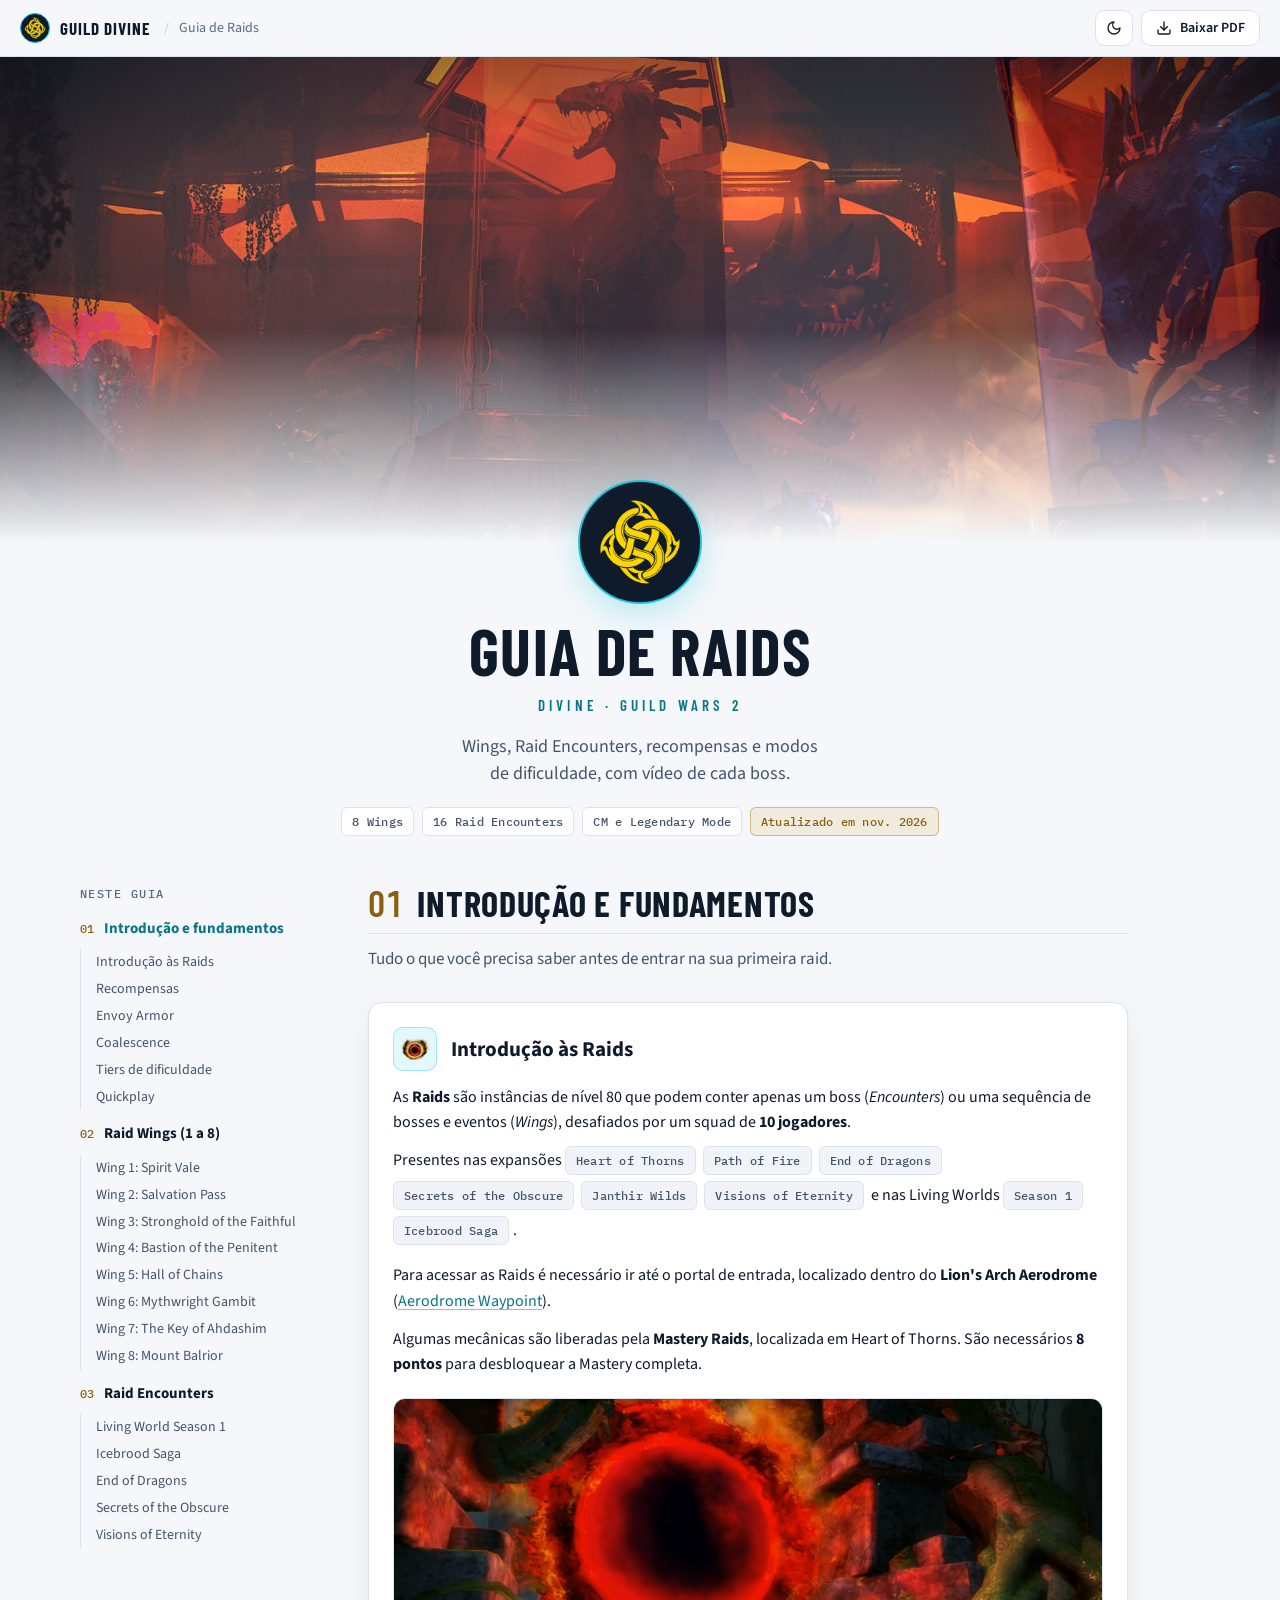
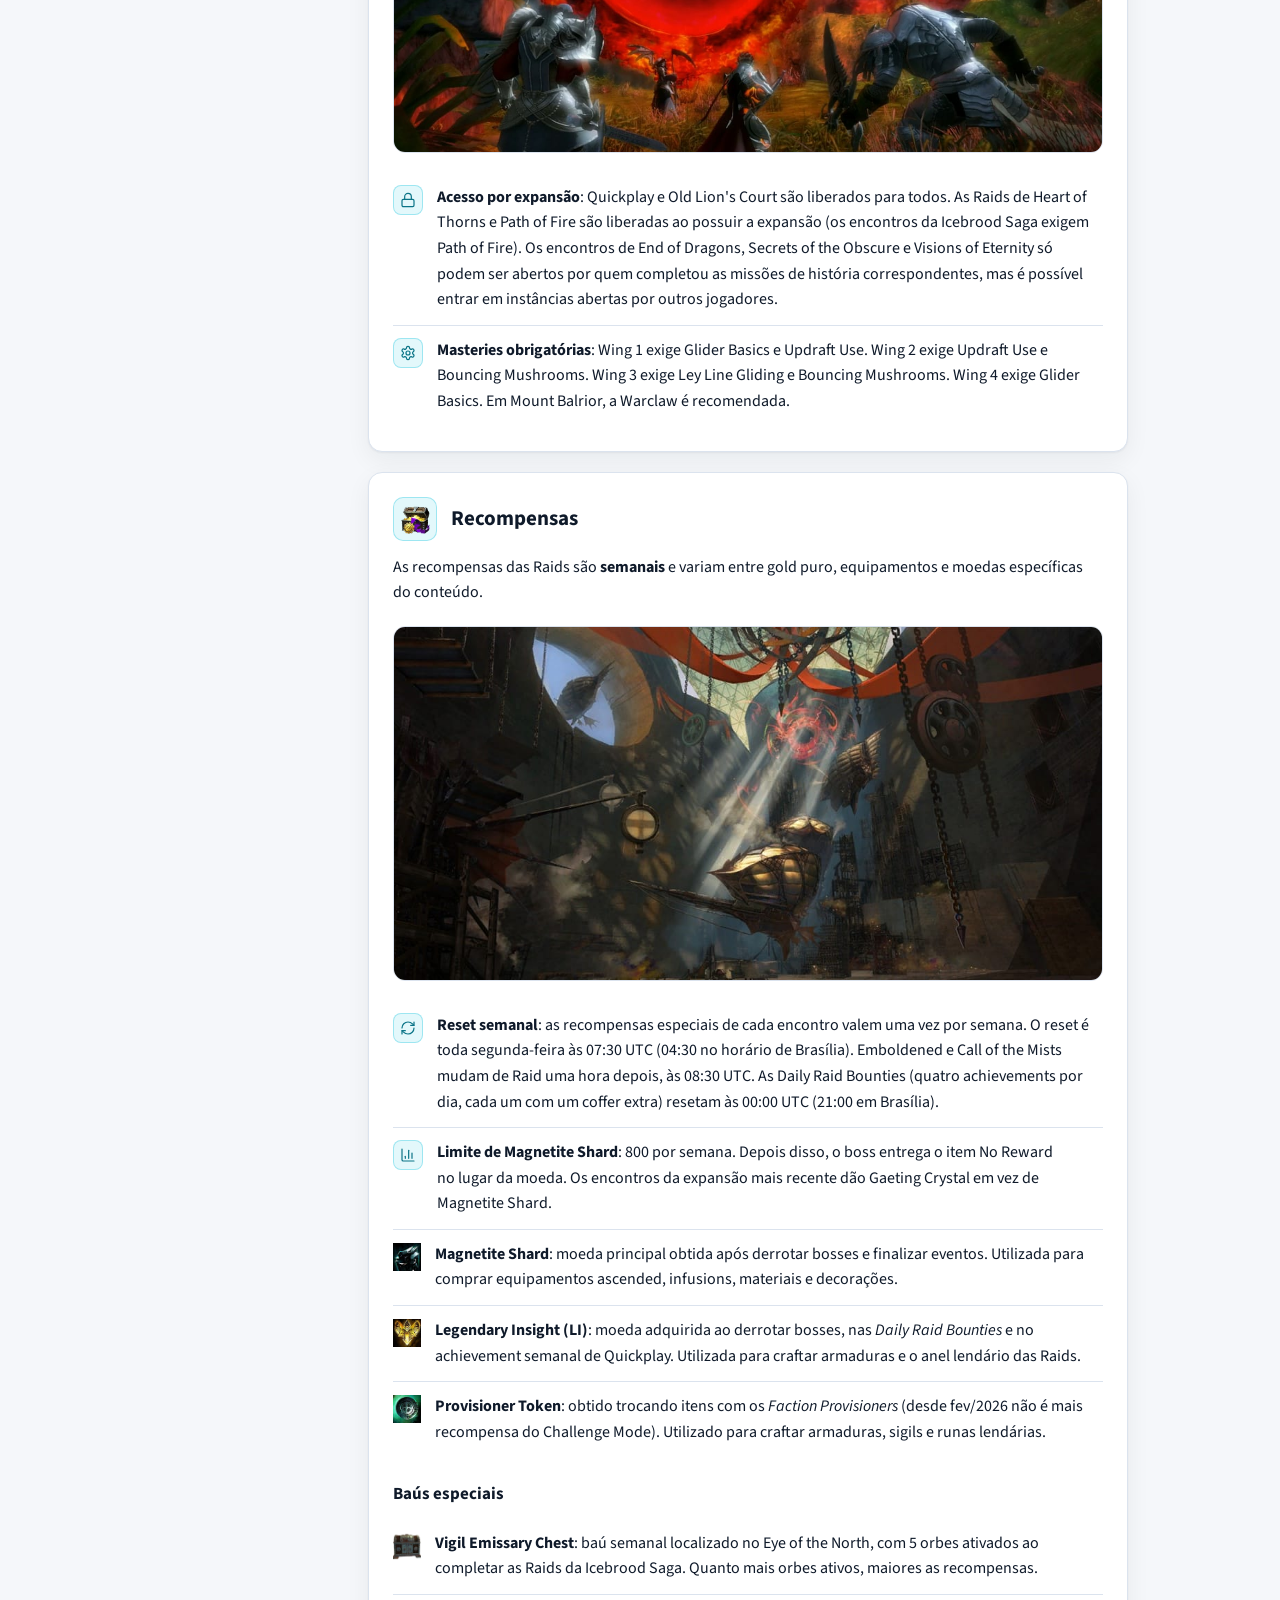
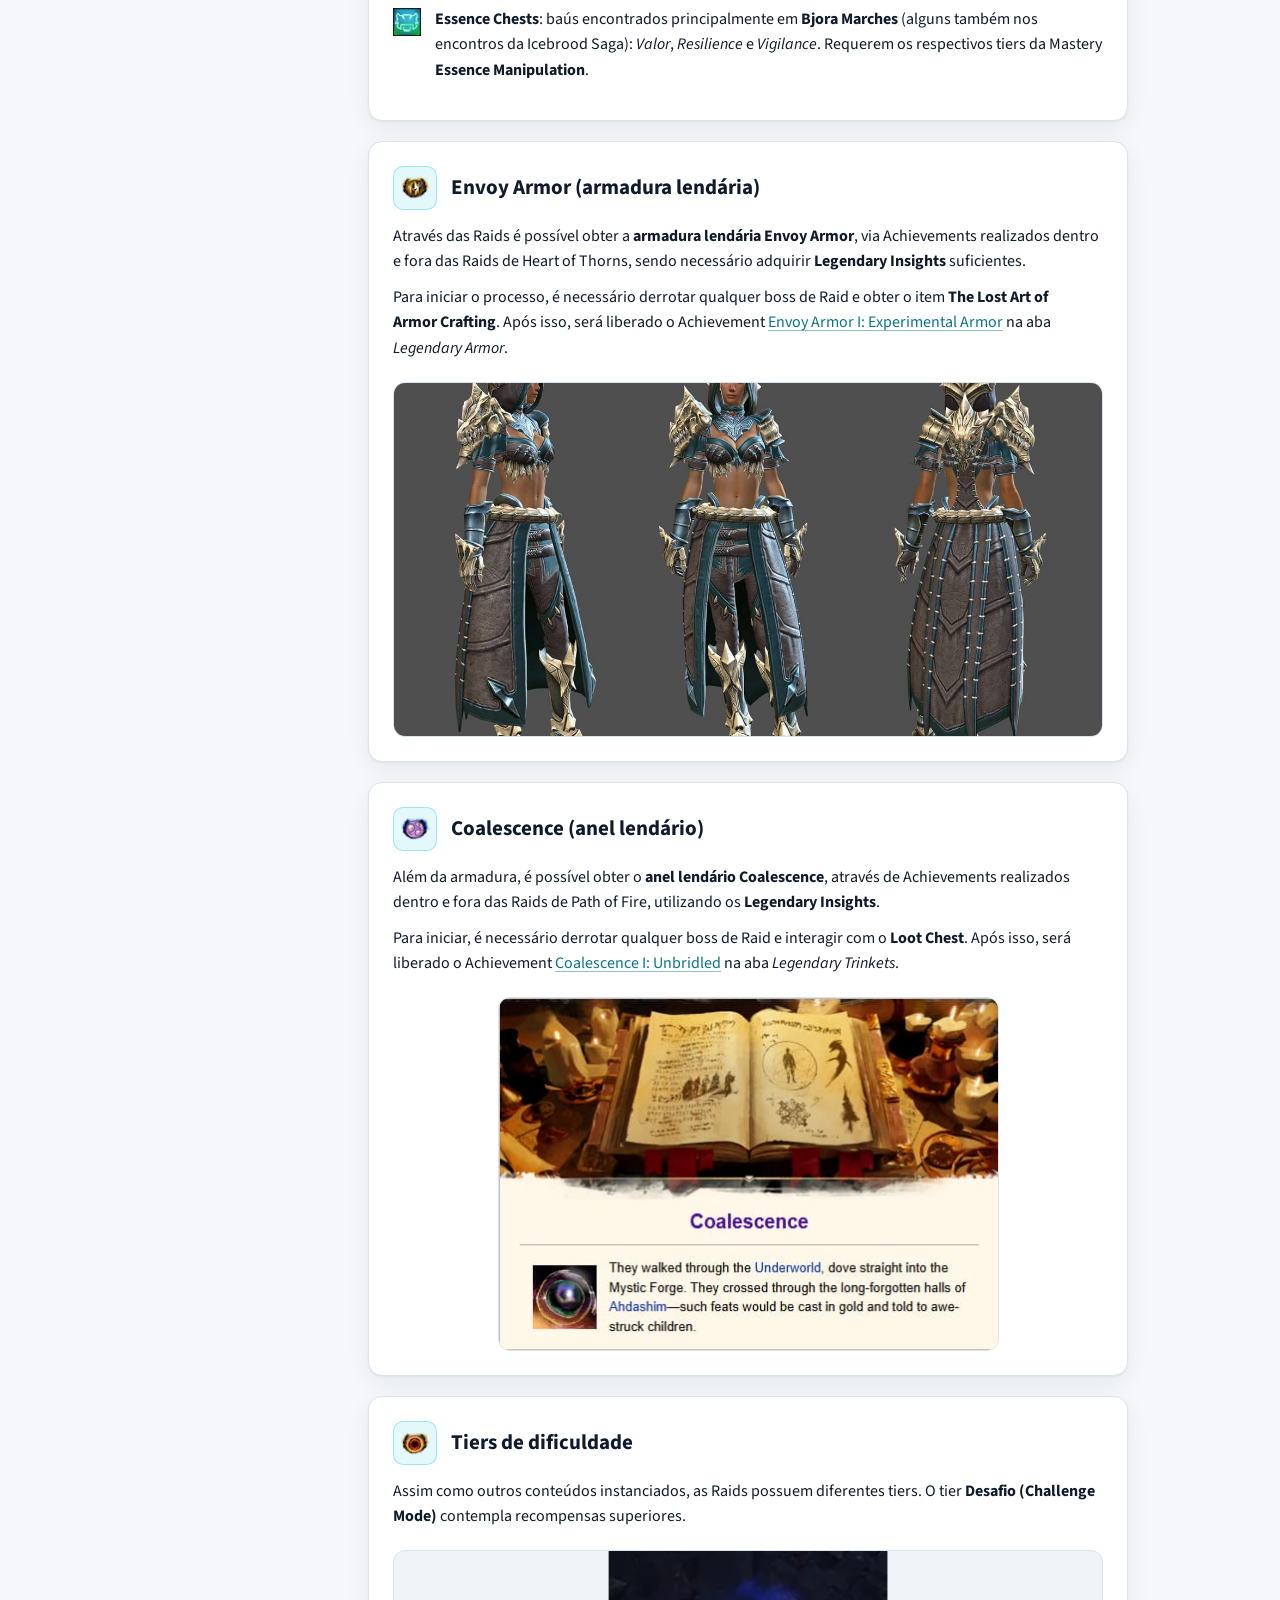
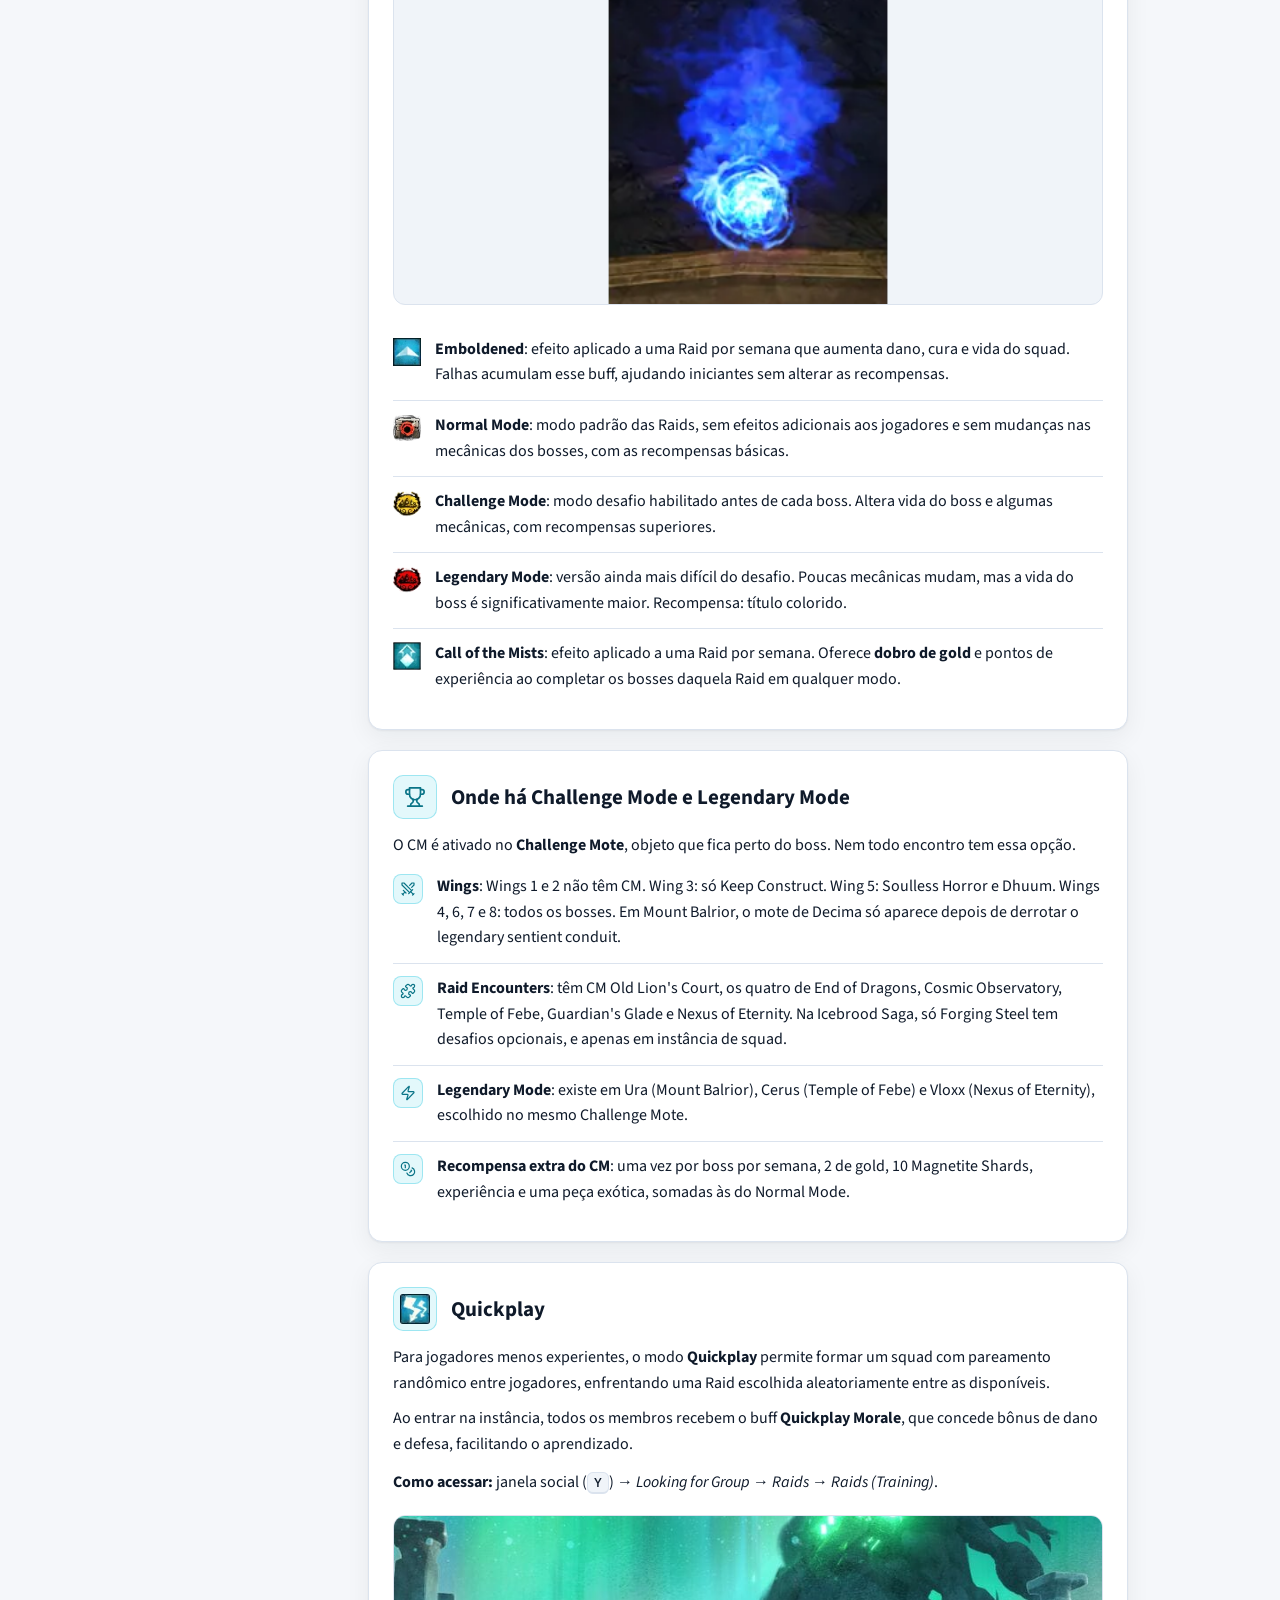
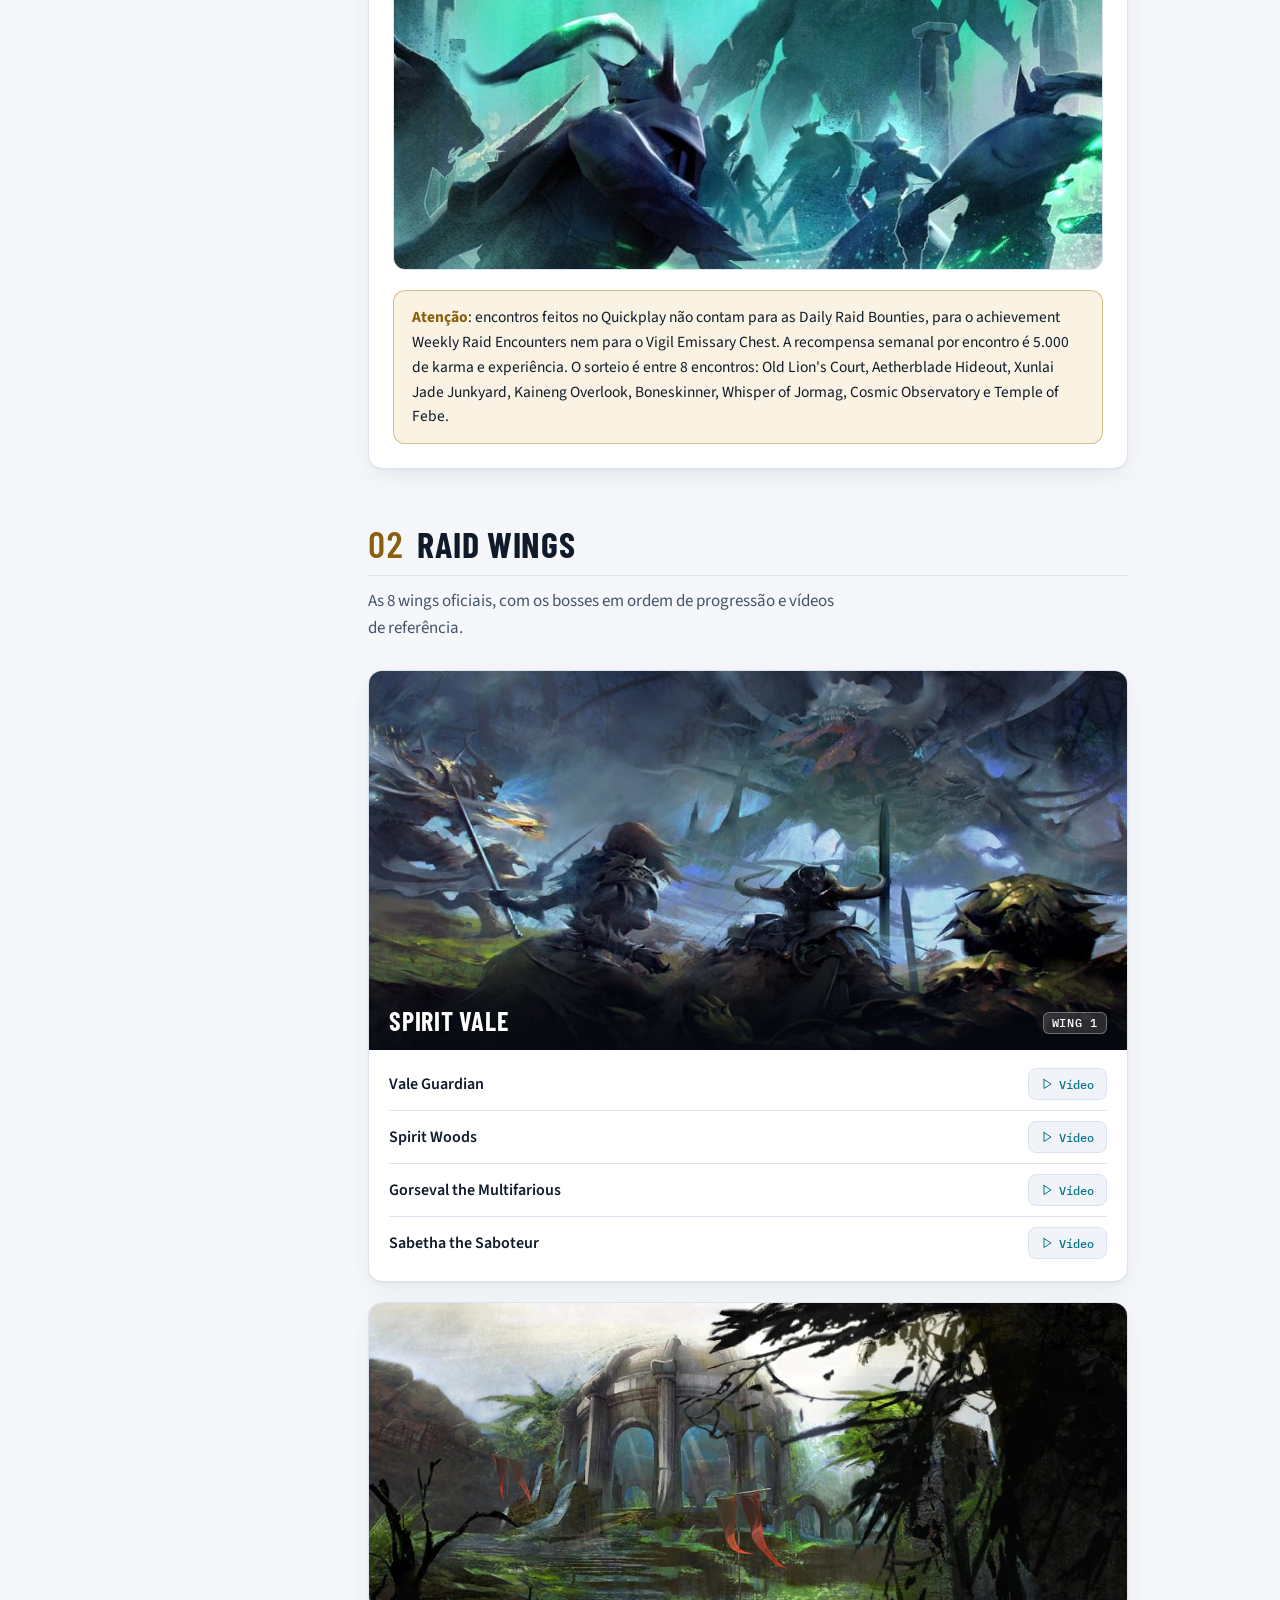
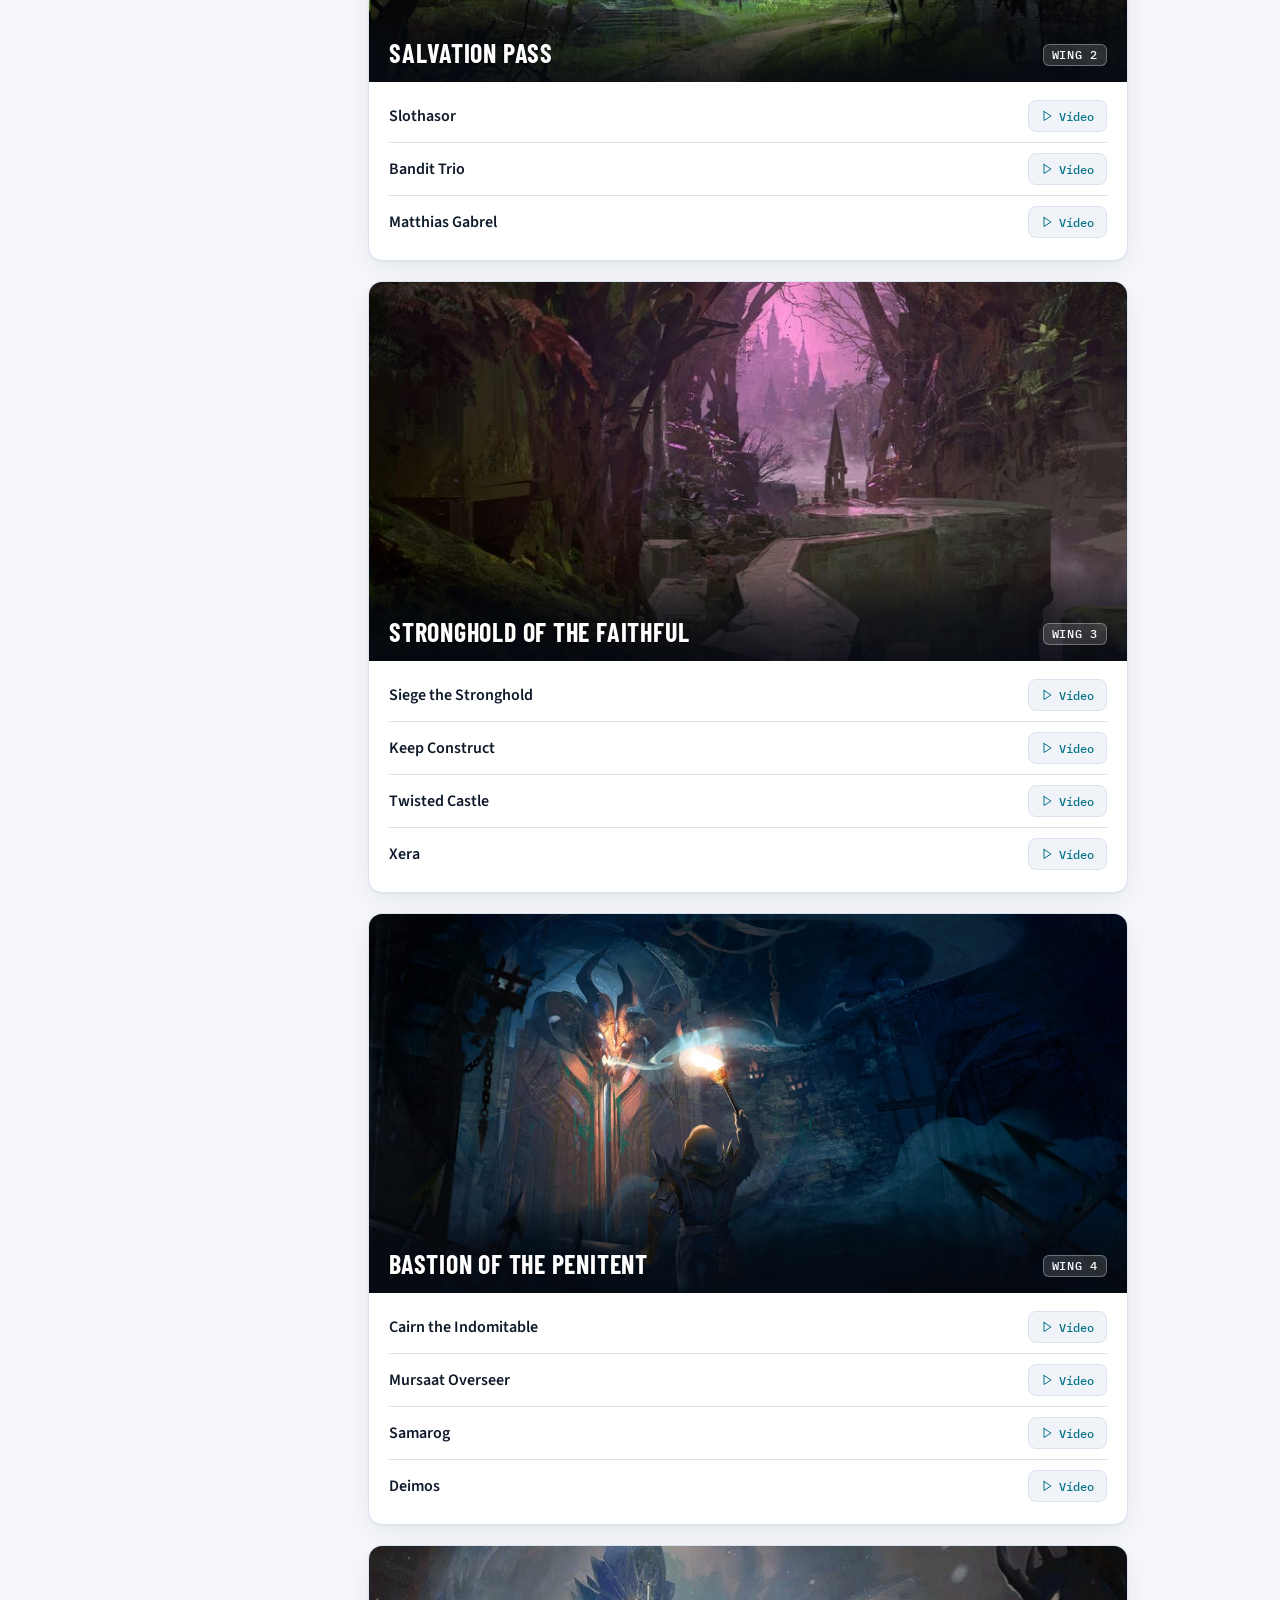
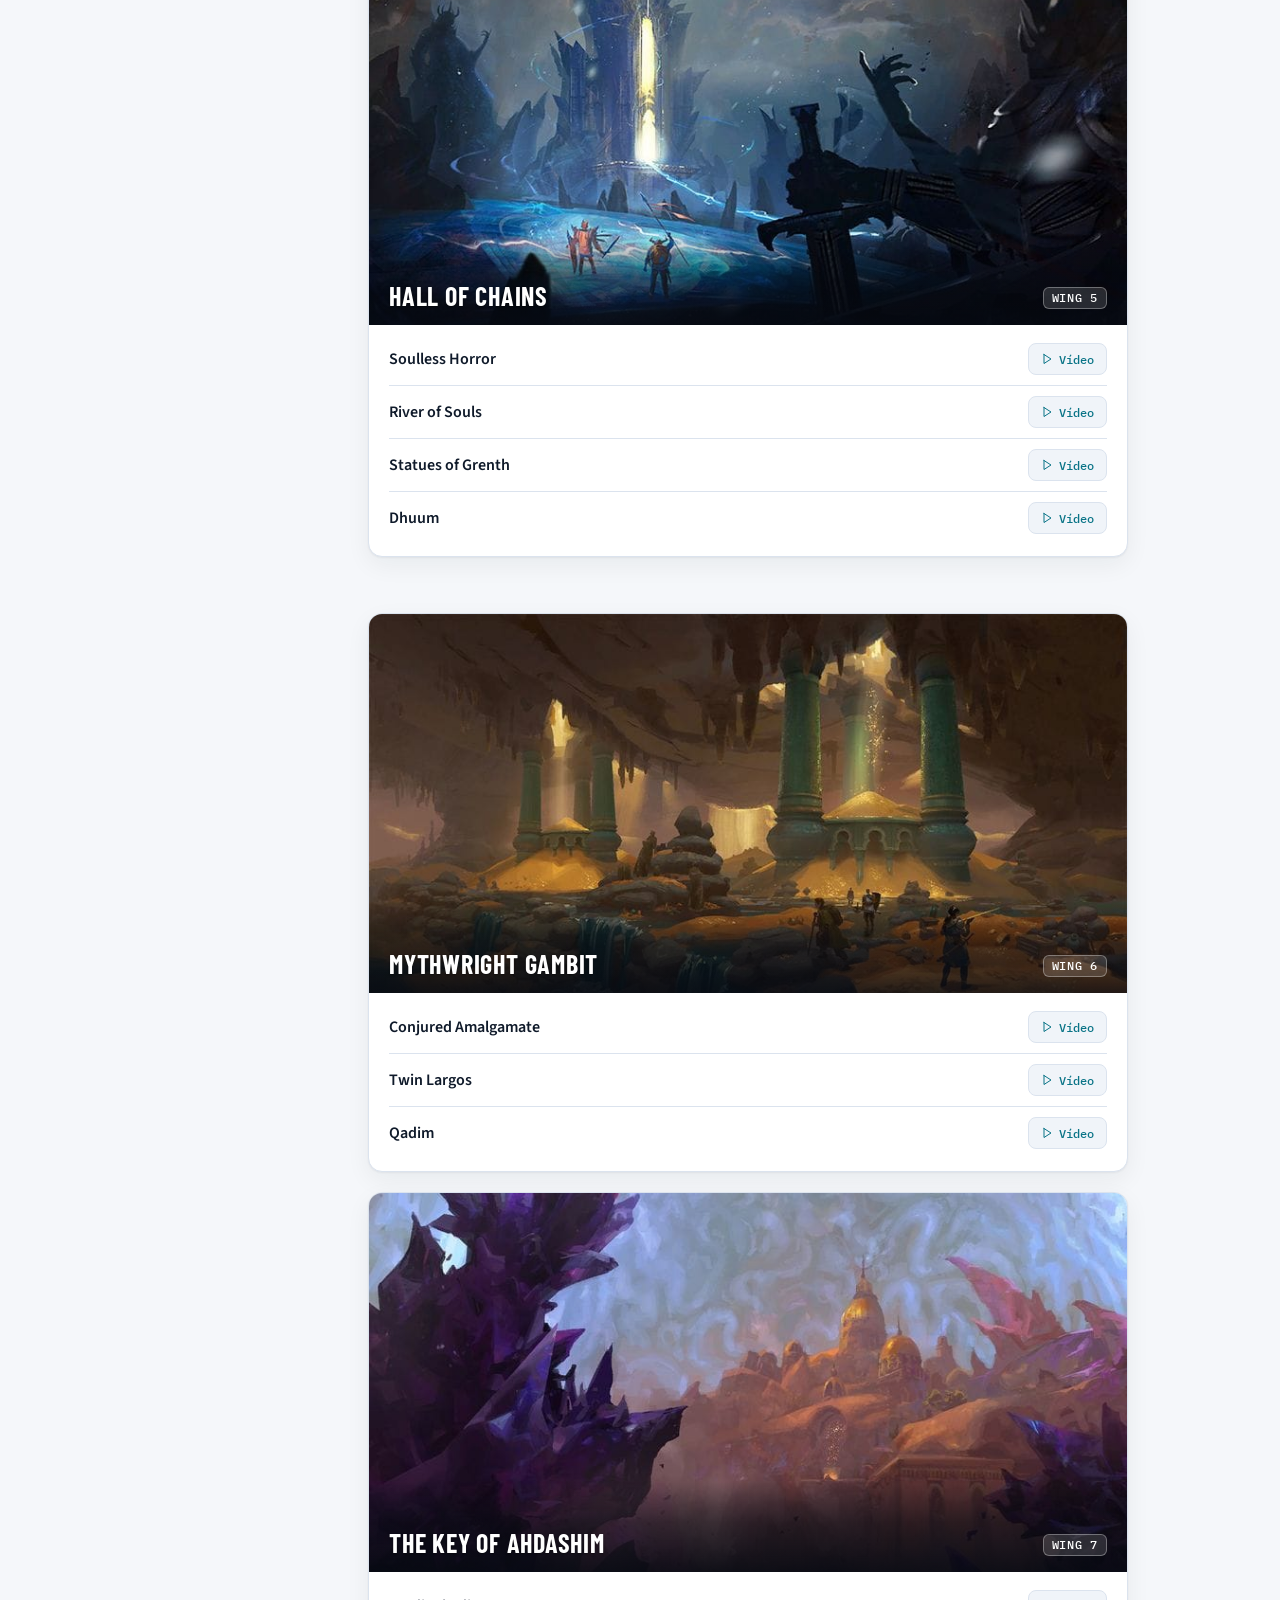
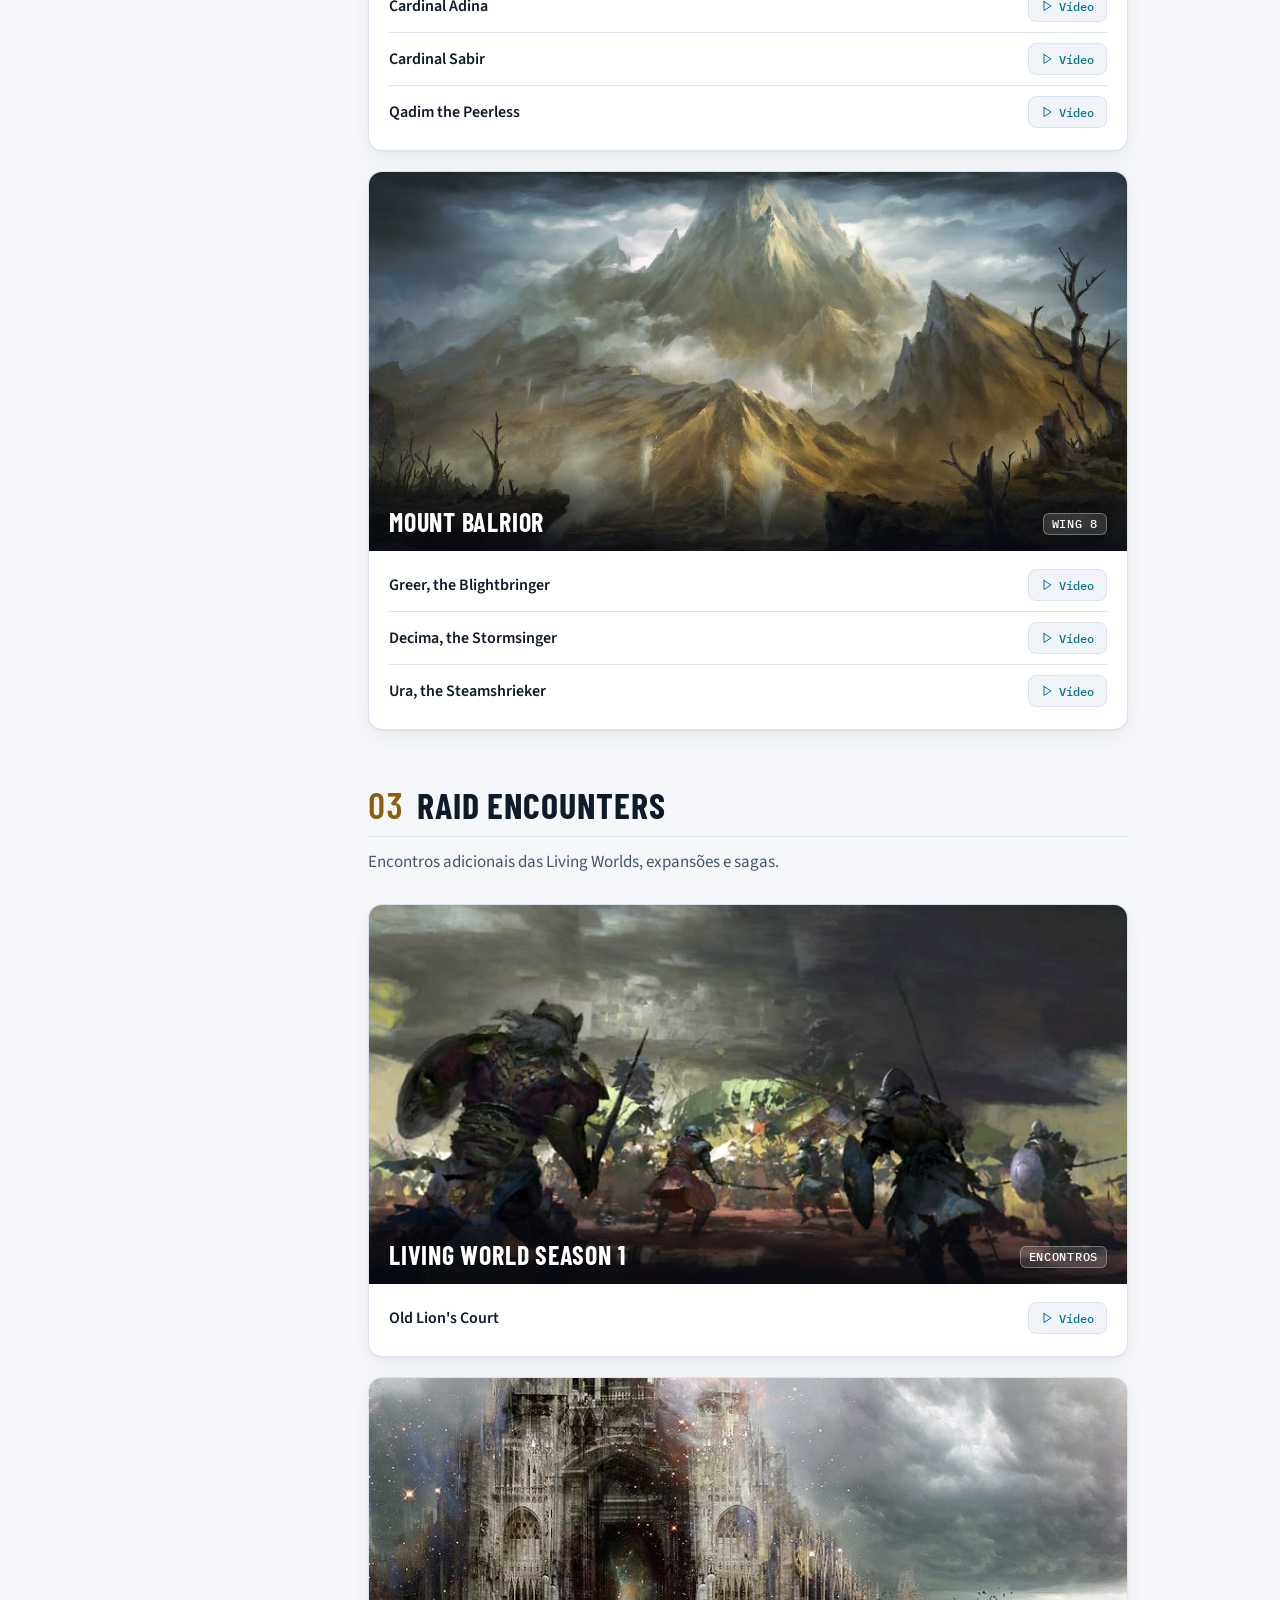
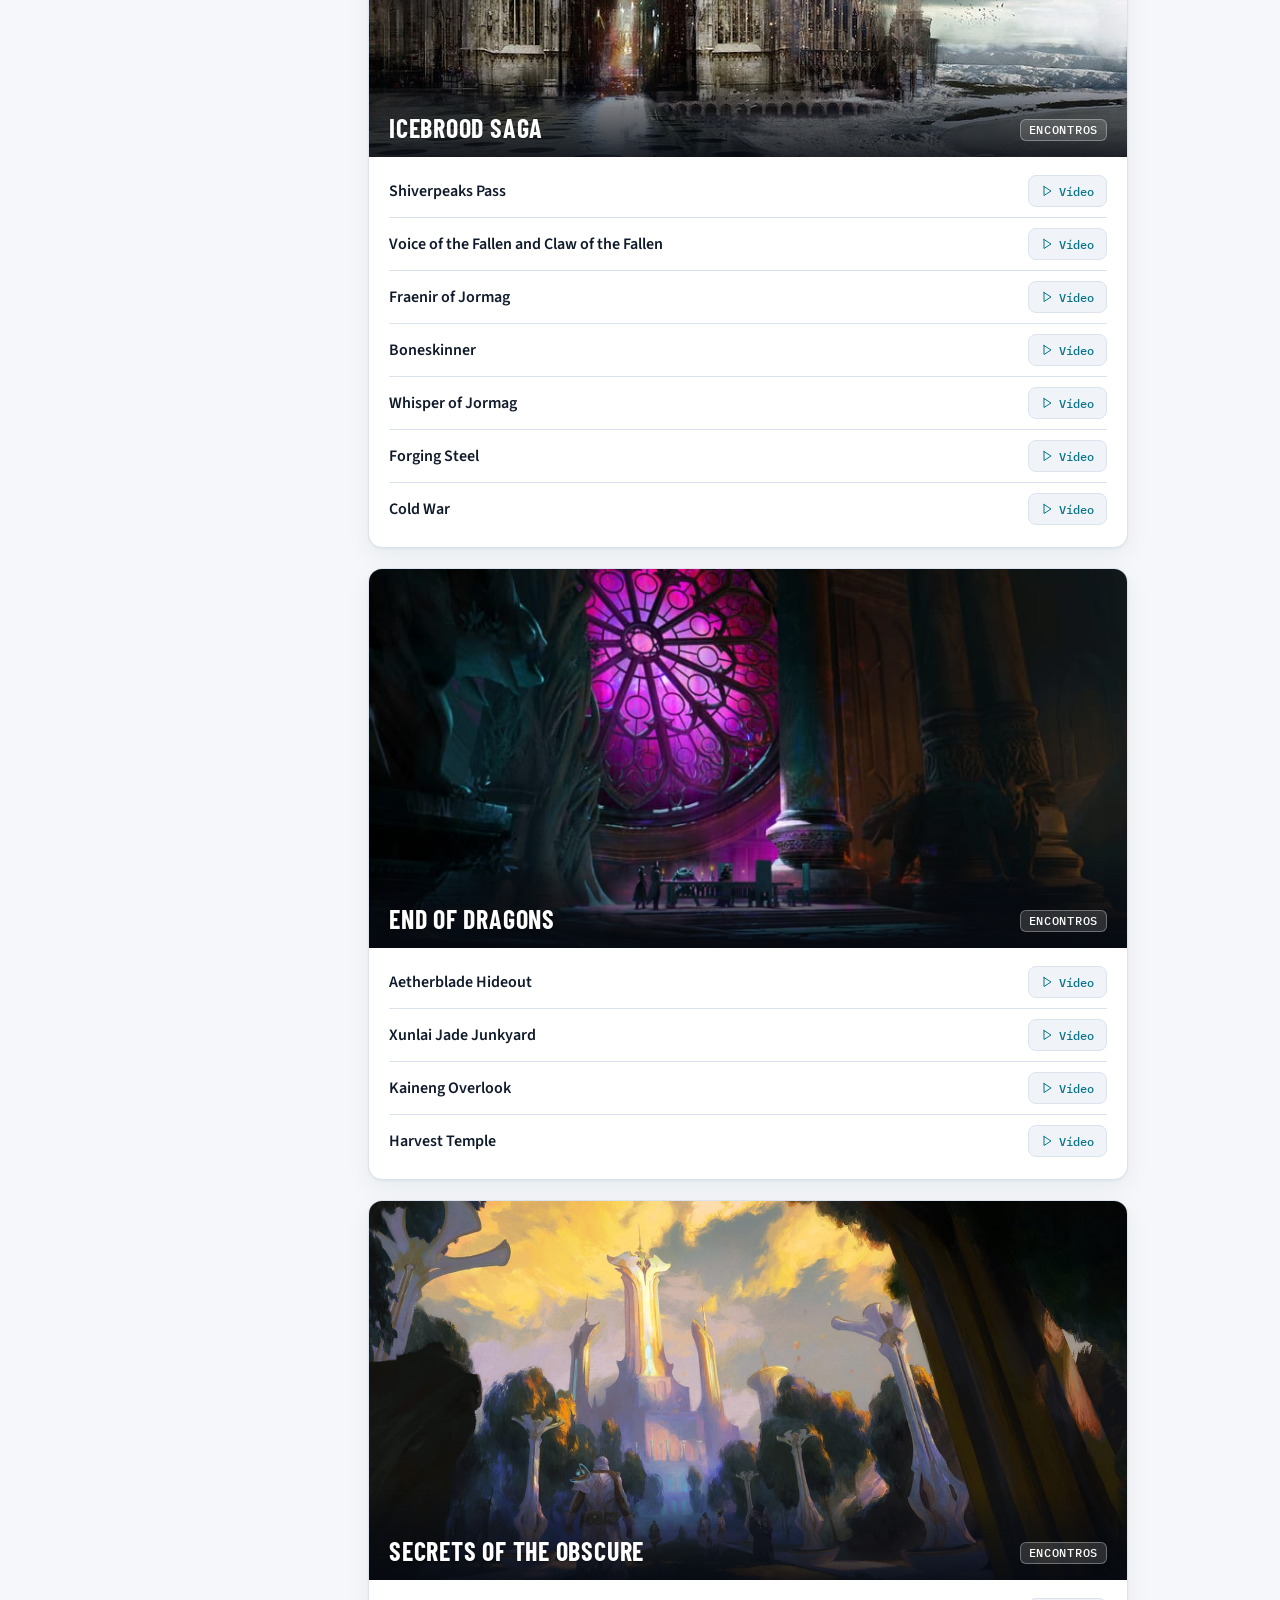
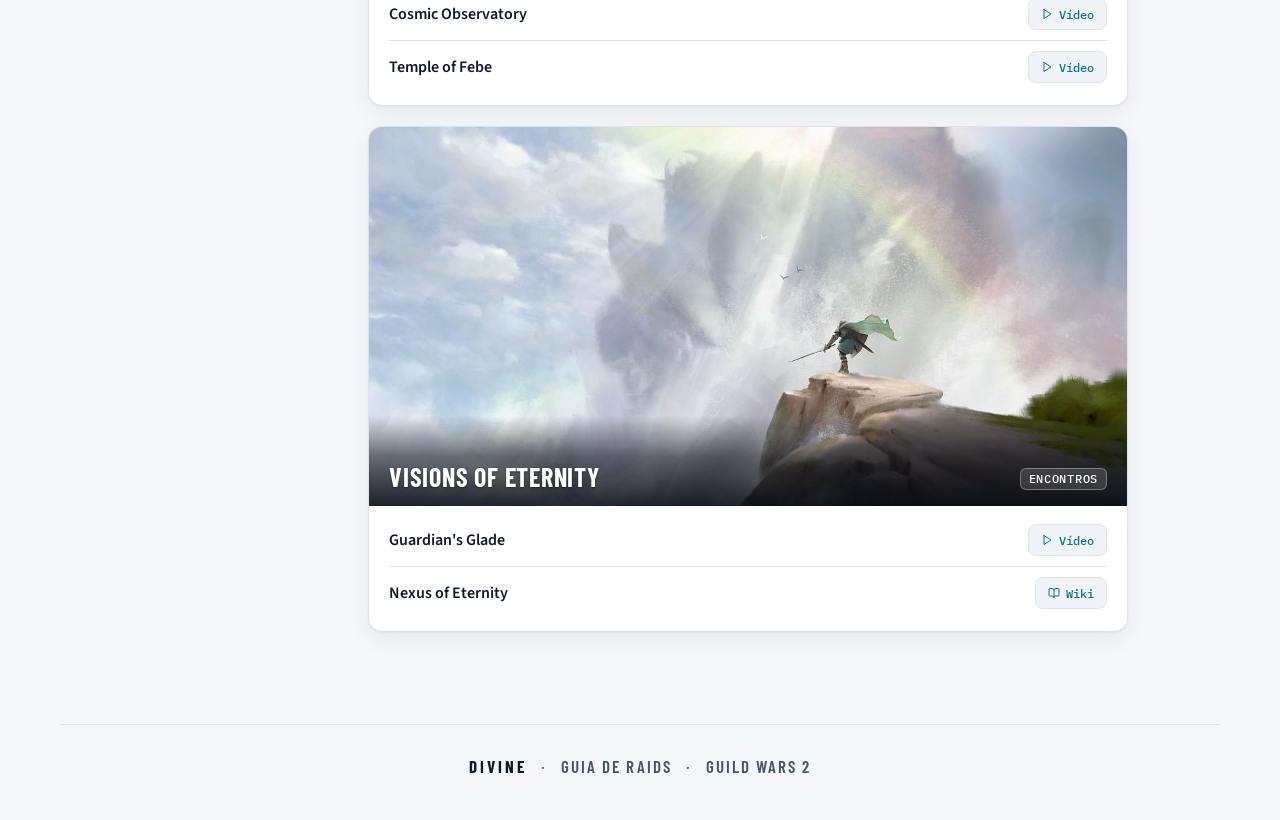
<file: guias/raids.html>
<!DOCTYPE html>
<html lang="pt-BR">
<head>
<meta charset="UTF-8">
<meta name="viewport" content="width=device-width, initial-scale=1">
<meta name="description" content="Guia de Raids · Guild DIVINE (Guild Wars 2)">
<link rel="icon" href="[data-uri]" media="(prefers-color-scheme: light)">
<link rel="icon" href="[data-uri]" media="(prefers-color-scheme: dark)">
<title>Guia de Raids · DIVINE</title>
<script>/* tema salvo: aplica antes de pintar a página */try{var t=localStorage.getItem('divine-tema');if(t==='light'||t==='dark')document.documentElement.setAttribute('data-theme',t);}catch(e){}</script><style>
/* =====================================================================
   Codex DIVINE — design system da Guild DIVINE (Guild Wars 2)
   Fonte da verdade: DESIGN.md (blueprint TypeUI). Embutido em cada página pela build.
   Layout: topo imersivo de ponta a ponta + corpo editorial (sumário fixo no desktop).
   ===================================================================== */

/* ---------- FONTES (servidas de assets/fonts; funcionam offline e no PDF) ---------- */
@font-face{font-family:"Barlow Condensed";font-style:normal;font-weight:600;font-display:swap;src:url(../assets/fonts/barlow-condensed-latin-600-normal.woff2) format("woff2");unicode-range:U+0000-00FF,U+0131,U+0152-0153,U+02BB-02BC,U+02C6,U+02DA,U+02DC,U+0304,U+0308,U+0329,U+2000-206F,U+20AC,U+2122,U+2191,U+2193,U+2212,U+2215,U+FEFF,U+FFFD;}
@font-face{font-family:"Barlow Condensed";font-style:normal;font-weight:700;font-display:swap;src:url(../assets/fonts/barlow-condensed-latin-700-normal.woff2) format("woff2");unicode-range:U+0000-00FF,U+0131,U+0152-0153,U+02BB-02BC,U+02C6,U+02DA,U+02DC,U+0304,U+0308,U+0329,U+2000-206F,U+20AC,U+2122,U+2191,U+2193,U+2212,U+2215,U+FEFF,U+FFFD;}
@font-face{font-family:"Source Sans 3";font-style:normal;font-weight:400;font-display:swap;src:url(../assets/fonts/source-sans-3-latin-400-normal.woff2) format("woff2");unicode-range:U+0000-00FF,U+0131,U+0152-0153,U+02BB-02BC,U+02C6,U+02DA,U+02DC,U+0304,U+0308,U+0329,U+2000-206F,U+20AC,U+2122,U+2191,U+2193,U+2212,U+2215,U+FEFF,U+FFFD;}
@font-face{font-family:"Source Sans 3";font-style:italic;font-weight:400;font-display:swap;src:url(../assets/fonts/source-sans-3-latin-400-italic.woff2) format("woff2");unicode-range:U+0000-00FF,U+0131,U+0152-0153,U+02BB-02BC,U+02C6,U+02DA,U+02DC,U+0304,U+0308,U+0329,U+2000-206F,U+20AC,U+2122,U+2191,U+2193,U+2212,U+2215,U+FEFF,U+FFFD;}
@font-face{font-family:"Source Sans 3";font-style:normal;font-weight:600;font-display:swap;src:url(../assets/fonts/source-sans-3-latin-600-normal.woff2) format("woff2");unicode-range:U+0000-00FF,U+0131,U+0152-0153,U+02BB-02BC,U+02C6,U+02DA,U+02DC,U+0304,U+0308,U+0329,U+2000-206F,U+20AC,U+2122,U+2191,U+2193,U+2212,U+2215,U+FEFF,U+FFFD;}
@font-face{font-family:"Source Sans 3";font-style:normal;font-weight:700;font-display:swap;src:url(../assets/fonts/source-sans-3-latin-700-normal.woff2) format("woff2");unicode-range:U+0000-00FF,U+0131,U+0152-0153,U+02BB-02BC,U+02C6,U+02DA,U+02DC,U+0304,U+0308,U+0329,U+2000-206F,U+20AC,U+2122,U+2191,U+2193,U+2212,U+2215,U+FEFF,U+FFFD;}
@font-face{font-family:"Source Sans 3";font-style:normal;font-weight:400;font-display:swap;src:url(../assets/fonts/source-sans-3-latin-ext-400-normal.woff2) format("woff2");unicode-range:U+0100-02AF,U+0304,U+0308,U+0329,U+1E00-1E9F,U+1EF2-1EFF,U+2020,U+20A0-20AB,U+20AD-20C0,U+2113,U+2C60-2C7F,U+A720-A7FF;}
@font-face{font-family:"IBM Plex Mono";font-style:normal;font-weight:500;font-display:swap;src:url(../assets/fonts/ibm-plex-mono-latin-500-normal.woff2) format("woff2");unicode-range:U+0000-00FF,U+0131,U+0152-0153,U+02BB-02BC,U+02C6,U+02DA,U+02DC,U+0304,U+0308,U+0329,U+2000-206F,U+20AC,U+2122,U+2191,U+2193,U+2212,U+2215,U+FEFF,U+FFFD;}

/* ---------- TOKENS: CLARO ---------- */
:root{
  --font-display:"Barlow Condensed","Arial Narrow","Segoe UI",sans-serif;
  --font-body:"Source Sans 3","Segoe UI",Roboto,Helvetica,Arial,sans-serif;
  --font-mono:"IBM Plex Mono",Consolas,"Courier New",monospace;
  --bg:#f5f7fa; --surface:#ffffff; --surface-2:#f0f4f9; --line:#dbe3ee; --line-strong:#c5d1e0;
  --text:#0f1a2a; --text-soft:#44546a; --text-mute:#5a6a80;
  --accent:#1cc4dc; --accent-text:#0a7487; --accent-tint:rgba(28,196,220,.12);
  --gold:#8a5f0e; --gold-tint:rgba(224,176,82,.16); --gold-line:rgba(176,124,28,.45);
  --action-bg:#0a7487; --action-bg-hover:#085f6f; --on-action:#ffffff;
  --hero-scrim:rgba(10,17,28,.38);
  --shadow:0 1px 2px rgba(15,26,42,.05), 0 8px 24px rgba(15,26,42,.06);
  --nav-bg:rgba(245,247,250,.86);
  --selection:#bdeef6;
  /* compatibilidade com estilos inline antigos */
  --texto-soft:var(--text-soft); --azul-esc:var(--accent-text);
  color-scheme:light;
}
/* ---------- TOKENS: ESCURO (sistema e botão; nunca na impressão) ---------- */
@media screen and (prefers-color-scheme: dark){
  :root:not([data-theme="light"]){
    --bg:#0a111c; --surface:#111b2b; --surface-2:#162337; --line:#22324a; --line-strong:#2e4260;
    --text:#e7eef7; --text-soft:#a9b8ca; --text-mute:#8597ad;
    --accent-text:#5fd6e8; --accent-tint:rgba(28,196,220,.14);
    --gold:#e0b052; --gold-tint:rgba(224,176,82,.12); --gold-line:rgba(224,176,82,.4);
    --action-bg:#1cc4dc; --action-bg-hover:#5fd6e8; --on-action:#06121c;
    --hero-scrim:rgba(5,9,16,.45); --shadow:none; --nav-bg:rgba(10,17,28,.82); --selection:#164b5a;
    color-scheme:dark;
  }
}
@media screen{
  :root[data-theme="dark"]{
    --bg:#0a111c; --surface:#111b2b; --surface-2:#162337; --line:#22324a; --line-strong:#2e4260;
    --text:#e7eef7; --text-soft:#a9b8ca; --text-mute:#8597ad;
    --accent-text:#5fd6e8; --accent-tint:rgba(28,196,220,.14);
    --gold:#e0b052; --gold-tint:rgba(224,176,82,.12); --gold-line:rgba(224,176,82,.4);
    --action-bg:#1cc4dc; --action-bg-hover:#5fd6e8; --on-action:#06121c;
    --hero-scrim:rgba(5,9,16,.45); --shadow:none; --nav-bg:rgba(10,17,28,.82); --selection:#164b5a;
    color-scheme:dark;
  }
}

/* ---------- BASE ---------- */
*{box-sizing:border-box;-webkit-print-color-adjust:exact;print-color-adjust:exact;}
html,body{margin:0;padding:0;}
html{scroll-behavior:smooth;scrollbar-color:var(--line-strong) var(--bg);}
body{
  font-family:var(--font-body);font-size:16px;line-height:1.6;
  color:var(--text);background:var(--bg);
  -webkit-font-smoothing:antialiased;text-rendering:optimizeLegibility;
}
::selection{background:var(--selection);color:var(--text);}
a{color:var(--accent-text);text-decoration:underline;text-decoration-thickness:1px;text-underline-offset:.2em;text-decoration-color:color-mix(in srgb, var(--accent-text) 45%, transparent);}
a:hover{text-decoration-color:currentColor;}
a:focus-visible, button:focus-visible, summary:focus-visible{outline:2px solid var(--accent);outline-offset:2px;border-radius:6px;}
[id]{scroll-margin-top:84px;}
img{max-width:100%;}
p{margin:0 0 12px;text-wrap:pretty;}
li{text-wrap:pretty;}
b, strong{font-weight:700;}
small{color:var(--text-soft);}
code, kbd{
  font-family:var(--font-mono);font-size:.82em;color:var(--text);
  background:var(--surface-2);border:1px solid var(--line);border-radius:6px;padding:1px 6px;
}
kbd{border-bottom-width:2px;}

/* ---------- BARRA DO TOPO ---------- */
.topnav{
  position:sticky;top:0;z-index:20;
  display:flex;justify-content:space-between;align-items:center;gap:12px;
  padding:10px max(20px, env(safe-area-inset-right, 0px)) 10px max(20px, env(safe-area-inset-left, 0px));
  background:var(--nav-bg);backdrop-filter:saturate(1.4) blur(10px);-webkit-backdrop-filter:saturate(1.4) blur(10px);
  border-bottom:1px solid var(--line);font-size:14px;
}
.topnav a{color:var(--text);text-decoration:none;font-weight:600;}
.topnav .where{display:flex;align-items:center;min-width:0;gap:4px;}
.topnav .home{display:flex;align-items:center;gap:10px;min-width:0;font-family:var(--font-display);font-weight:700;font-size:17px;letter-spacing:.06em;text-transform:uppercase;}
.topnav .crumb{color:var(--text-mute);white-space:nowrap;overflow:hidden;text-overflow:ellipsis;}
.topnav .crumb::before{content:"/";margin:0 10px;color:var(--line-strong);}
.topnav .actions{display:flex;gap:8px;align-items:center;flex-shrink:0;}
.topnav .btn, .theme-toggle{
  display:inline-flex;align-items:center;gap:8px;min-height:36px;
  border:1px solid var(--line);background:var(--surface);color:var(--text);
  padding:6px 14px;border-radius:10px;font:inherit;font-weight:600;cursor:pointer;
  transition:border-color .15s ease-out, background-color .15s ease-out;
}
.topnav .btn:hover, .theme-toggle:hover{border-color:var(--accent);}
.theme-toggle{padding:6px 10px;}
.theme-toggle svg, .topnav .btn svg{width:16px;height:16px;}
.theme-toggle .i-sol{display:none;}
:root[data-theme="dark"] .theme-toggle .i-sol{display:inline;}
:root[data-theme="dark"] .theme-toggle .i-lua{display:none;}
@media screen and (prefers-color-scheme: dark){
  :root:not([data-theme="light"]) .theme-toggle .i-sol{display:inline;}
  :root:not([data-theme="light"]) .theme-toggle .i-lua{display:none;}
}

/* ---------- EMBLEMA (logo amarela no tema claro, branca no escuro) ---------- */
/* fundo: no claro, a cor do texto (azul-tinta) realça a logo amarela; no escuro, a superfície */
:root{ --emblem-bg:var(--text); }
@media screen and (prefers-color-scheme: dark){ :root:not([data-theme="light"]){ --emblem-bg:var(--surface); } }
@media screen{ :root[data-theme="dark"]{ --emblem-bg:var(--surface); } }
.emblem{
  display:inline-grid;place-items:center;flex-shrink:0;border-radius:50%;
  background:var(--emblem-bg);border:2px solid var(--accent);
  box-shadow:0 10px 30px rgba(28,196,220,.28);
}
.emblem img{grid-area:1/1;width:72%;height:72%;object-fit:contain;display:block;}
.emblem-lg{width:124px;height:124px;}
.emblem-sm{width:30px;height:30px;border-width:1.5px;box-shadow:none;}
.emblem-sm img{width:78%;height:78%;}
.emblem-escuro{display:none !important;}
@media screen and (prefers-color-scheme: dark){
  :root:not([data-theme="light"]) .emblem-claro{display:none !important;}
  :root:not([data-theme="light"]) .emblem-escuro{display:block !important;}
}
@media screen{
  :root[data-theme="dark"] .emblem-claro{display:none !important;}
  :root[data-theme="dark"] .emblem-escuro{display:block !important;}
}

/* ---------- HERÓI (topo imersivo, de ponta a ponta) ---------- */
.hero{position:relative;}
.hero-bg{position:relative;height:clamp(260px, 38vw, 520px);overflow:hidden;background:var(--surface-2);}
.hero-bg img{position:absolute;inset:0;width:100%;height:100%;object-fit:cover;object-position:center 40%;display:block;}
.hero-bg::after{
  content:"";position:absolute;inset:0;pointer-events:none;
  background:linear-gradient(to bottom, var(--hero-scrim) 0%, transparent 24%, transparent 56%, var(--bg) 100%);
}
.hero-bar{
  position:absolute;top:0;left:0;right:0;z-index:2;display:flex;justify-content:flex-end;
  padding:max(16px, env(safe-area-inset-top, 0px)) max(20px, env(safe-area-inset-right, 0px)) 0 max(20px, env(safe-area-inset-left, 0px));
}
.hero-inner{
  position:relative;z-index:1;max-width:860px;margin:0 auto;text-align:center;
  padding:0 max(20px, env(safe-area-inset-right, 0px)) 8px max(20px, env(safe-area-inset-left, 0px));
}
.hero-inner .emblem{margin-top:-64px;margin-bottom:16px;}
.hero h1{
  font-family:var(--font-display);font-weight:700;text-transform:uppercase;
  font-size:clamp(40px, 6vw, 64px);line-height:.98;letter-spacing:.02em;margin:0;color:var(--text);text-wrap:balance;
}
.hero .hero-sub{
  font-family:var(--font-display);font-weight:600;text-transform:uppercase;letter-spacing:.28em;
  font-size:15px;color:var(--accent-text);margin:10px 0 0;
}
.hero .hero-desc{max-width:58ch;margin:16px auto 0;font-size:18px;line-height:1.5;color:var(--text-soft);text-wrap:balance;}
.hero-chips{list-style:none;display:flex;flex-wrap:wrap;justify-content:center;gap:8px;margin:20px 0 0;padding:0;}
.hero-chips li, .badge-lvl{
  font-family:var(--font-mono);font-size:12px;font-weight:500;letter-spacing:.02em;color:var(--text-soft);
  background:var(--surface);border:1px solid var(--line);border-radius:6px;padding:4px 10px;
  font-variant-numeric:tabular-nums;
}
.hero-chips li.is-date{color:var(--gold);border-color:var(--gold-line);background:var(--gold-tint);}
.badge-lvl{display:inline-block;margin:0 4px 6px 0;background:var(--surface-2);}

/* ---------- LAYOUT DO GUIA ---------- */
.layout{
  max-width:1160px;margin:40px auto 0;
  padding:0 max(20px, env(safe-area-inset-right, 0px)) 0 max(20px, env(safe-area-inset-left, 0px));
}
.content{min-width:0;}
.page{max-width:760px;margin:0 auto;}
.page + .page{margin-top:56px;}
@media screen and (min-width:1100px){
  .layout{display:grid;grid-template-columns:232px minmax(0,1fr);gap:56px;align-items:start;}
  .page{margin:0;}
  .sidebar{position:sticky;top:76px;max-height:calc(100vh - 96px);overflow:auto;padding-bottom:24px;}
}

/* ---------- SUMÁRIO ---------- */
.toc{margin:0 0 32px;}
.toc h2{
  font-family:var(--font-mono);font-size:12px;font-weight:500;letter-spacing:.12em;text-transform:uppercase;
  color:var(--text-mute);margin:0 0 12px;
}
.toc ol{margin:0;padding:0;list-style:none;counter-reset:cap;}
.toc ol > li{counter-increment:cap;margin:0 0 10px;font-size:15px;}
.toc ol > li > b{font-weight:700;}
.toc ol > li > b > a::before{content:counter(cap, decimal-leading-zero);font-family:var(--font-mono);font-size:12px;color:var(--gold);margin-right:10px;font-weight:500;}
.toc ul{margin:6px 0 0;padding:0 0 0 14px;list-style:none;border-left:1px solid var(--line);}
.toc ul li{font-size:14px;margin:0;}
.toc a{display:block;padding:4px 0 4px 10px;margin-left:-11px;border-left:2px solid transparent;color:var(--text-soft);text-decoration:none;line-height:1.35;}
.toc ol > li > b > a{margin-left:0;padding-left:0;border-left:0;color:var(--text);}
.toc a:hover{color:var(--accent-text);}
.toc a.is-active{color:var(--accent-text);border-left-color:var(--gold);}
.toc ol > li > b > a.is-active{color:var(--accent-text);}
.toc.cols ul{border:0;padding:0;}
@media screen and (max-width:1099px){
  .sidebar .toc{background:var(--surface);border:1px solid var(--line);border-radius:14px;padding:18px 20px;}
  .toc.cols ol{columns:2;column-gap:28px;}
  .toc.cols li{break-inside:avoid;}
}
@media (max-width:600px){ .toc.cols ol{columns:1;} }

/* ---------- SEÇÕES ---------- */
h2.section{
  font-family:var(--font-display);font-weight:700;text-transform:uppercase;letter-spacing:.02em;
  font-size:clamp(28px, 3.4vw, 36px);line-height:1.05;color:var(--text);
  display:flex;align-items:baseline;gap:14px;flex-wrap:wrap;
  margin:0 0 8px;padding-bottom:12px;border-bottom:1px solid var(--line);text-wrap:balance;
}
/* número do capítulo: mesma fonte e tamanho do título, em dourado (lê como "01 Fundamentos") */
h2.section .num{font-family:var(--font-display);font-size:inherit;font-weight:600;letter-spacing:.02em;color:var(--gold);font-variant-numeric:tabular-nums;}
.section-sub{color:var(--text-soft);font-size:17px;margin:12px 0 28px;max-width:62ch;}
h3, h4{text-wrap:balance;}
h4{font-size:17px;font-weight:700;margin:28px 0 10px;color:var(--text);}

/* ---------- CARDS ---------- */
.card{
  background:var(--surface);border:1px solid var(--line);border-radius:14px;
  padding:24px;margin:0 0 20px;box-shadow:var(--shadow);
}
/* cabeçalho do card: ícone + título na mesma linha; o texto ocupa a largura toda (borda esquerda única) */
.card .card-head{display:grid;grid-template-columns:auto minmax(0,1fr);column-gap:14px;align-items:center;margin-bottom:4px;}
.card .card-head > div{display:contents;}
.card .card-head > :not(div):not(h3):not(h4):not(p){grid-column:1;}
.card .card-head h3, .card .card-head h4{grid-column:2;font-family:var(--font-body);font-size:21px;font-weight:700;line-height:1.25;margin:0;color:var(--text);}
.card .card-head p{grid-column:1 / -1;margin-top:14px;}
.card .card-head > div > :first-child:not(h3):not(h4){grid-column:1 / -1;}
.card p{margin:0 0 12px;}
.card > :last-child, .card .card-head p:last-child{margin-bottom:0;}
.card > .card-head + p, .card > p + p{margin-top:12px;}
.card > h4:first-of-type{margin-top:24px;}
.ico-wrap, .card .icon{
  width:44px;height:44px;flex-shrink:0;border-radius:10px;
  background:var(--accent-tint);border:1px solid color-mix(in srgb, var(--accent) 35%, transparent);
}
.card .icon{object-fit:contain;padding:6px;}
.ico-wrap{display:flex;align-items:center;justify-content:center;color:var(--accent-text);}
.ico-wrap svg{width:22px;height:22px;stroke-width:1.8;}

/* ---------- IMAGENS ---------- */
.hero-img{display:block;width:100%;height:auto;border-radius:12px;margin:20px 0;background:var(--surface-2);border:1px solid var(--line);}
.hero-img.natural{margin-inline:auto;}
.hero-img.banner{aspect-ratio:2/1;object-fit:cover;object-position:center;}
img.emoji{height:1.15em;width:auto;vertical-align:-0.22em;margin:0 1px;}
.img-fallback{display:inline-flex;align-items:center;justify-content:center;width:28px;height:28px;border-radius:8px;background:var(--surface-2);color:var(--accent-text);font-size:13px;}
.img-fallback.inline{width:1.1em;height:1.1em;font-size:.7em;vertical-align:-0.2em;}

/* ---------- LISTAS COM ÍCONE (sem caixa dentro de caixa) ---------- */
.tier{display:flex;gap:14px;align-items:flex-start;padding:12px 0;margin:0;}
.tier + .tier{border-top:1px solid var(--line);}
.card > .tier:first-of-type, .card > h4 + .tier{margin-top:8px;}
.tier > img:not(.emoji){width:28px;height:28px;object-fit:contain;flex-shrink:0;margin-top:1px;}
.tier > .ico-wrap{width:30px;height:30px;border-radius:8px;}
.tier > .ico-wrap svg{width:16px;height:16px;}
.tier p{margin:0;flex:1;min-width:0;}
.tier b, .tier .label{color:var(--text);}

/* ---------- TABELAS ---------- */
table.map{width:100%;border-collapse:separate;border-spacing:0;margin:16px 0;font-size:15px;border:1px solid var(--line);border-radius:12px;overflow:hidden;font-variant-numeric:tabular-nums;}
table.map th, table.map td{padding:10px 14px;text-align:left;vertical-align:middle;border-bottom:1px solid var(--line);}
table.map tr:last-child td{border-bottom:0;}
table.map th{font-family:var(--font-mono);font-size:12px;font-weight:500;letter-spacing:.08em;text-transform:uppercase;color:var(--text-mute);background:var(--surface-2);}
table.map td img{height:22px;width:auto;vertical-align:middle;margin-right:6px;}
table.map td.arrow{text-align:center;color:var(--gold);font-weight:700;width:40px;}

/* ---------- DESTAQUES ---------- */
.highlight, .note{border-radius:12px;padding:14px 18px;margin:16px 0;font-size:15.5px;}
.highlight{background:var(--accent-tint);border:1px solid color-mix(in srgb, var(--accent) 35%, transparent);}
.note{background:var(--gold-tint);border:1px solid var(--gold-line);}
.note b:first-child{color:var(--gold);}
ol.steps{padding-left:0;margin:12px 0;list-style:none;counter-reset:passo;}
ol.steps li{counter-increment:passo;display:flex;gap:12px;align-items:baseline;padding:6px 0;}
ol.steps li::before{content:counter(passo);font-family:var(--font-mono);font-size:12px;color:var(--gold);min-width:20px;height:20px;border:1px solid var(--gold-line);border-radius:6px;display:inline-flex;align-items:center;justify-content:center;flex-shrink:0;}

/* ---------- WINGS / DUNGEONS (arte com nome sobreposto) ---------- */
.wing, .dungeon{
  display:grid;background:var(--surface);border:1px solid var(--line);border-radius:14px;overflow:hidden;
  margin:0 0 20px;box-shadow:var(--shadow);
}
.wing > .wing-img, .dungeon > .dungeon-img, .wing > .wing-head, .dungeon > .dungeon-head{grid-area:1/1;}
.wing-img, .dungeon-img{width:100%;aspect-ratio:2/1;object-fit:cover;display:block;height:auto;}
.wing-head, .dungeon-head{
  align-self:end;z-index:1;display:flex;justify-content:space-between;align-items:flex-end;gap:12px;flex-wrap:wrap;
  padding:48px 20px 16px;color:#fff;
  background:linear-gradient(to top, rgba(6,10,18,.88) 0%, rgba(6,10,18,.55) 55%, rgba(6,10,18,0) 100%);
  font-family:var(--font-display);font-weight:700;text-transform:uppercase;letter-spacing:.03em;font-size:26px;line-height:1;
  text-shadow:0 1px 2px rgba(0,0,0,.4);
}
.wing-head .wing-num, .dungeon-head .lvl{
  font-family:var(--font-mono);font-size:12px;font-weight:500;letter-spacing:.06em;text-shadow:none;
  color:#fff;background:rgba(255,255,255,.14);border:1px solid rgba(255,255,255,.32);border-radius:6px;padding:4px 8px;white-space:nowrap;
}
.dungeon-head .lvls{display:flex;gap:6px;flex-wrap:wrap;}
.bosses, .dungeon-body{grid-row:2;padding:8px 20px 12px;}
.boss, .path{
  display:flex;justify-content:space-between;align-items:center;gap:12px;
  padding:10px 0;font-size:16px;
}
.boss + .boss, .path + .path{border-top:1px solid var(--line);}
.boss > span, .path > span{font-weight:600;}
.boss a, .path a{
  display:inline-flex;align-items:center;gap:6px;min-height:32px;white-space:nowrap;
  font-family:var(--font-mono);font-size:12px;font-weight:500;color:var(--accent-text);text-decoration:none;
  background:var(--surface-2);border:1px solid var(--line);border-radius:8px;padding:4px 12px;
  transition:border-color .15s ease-out;
}
.boss a:hover, .path a:hover{border-color:var(--accent);}
.boss a svg, .path a svg{width:12px;height:12px;}
.dungeon-meta{display:flex;gap:6px 20px;flex-wrap:wrap;font-size:15px;color:var(--text-soft);padding:8px 0 12px;border-bottom:1px solid var(--line);margin-bottom:4px;}
.dungeon-meta b{color:var(--text);}
.dungeon-meta a{display:inline-block;padding-block:2px;}
.paths{display:flex;flex-direction:column;}

/* ---------- RECURSOS ÚTEIS ---------- */
.resource{
  background:var(--surface);border:1px solid var(--line);border-radius:12px;padding:16px 18px;margin:0 0 12px;
  transition:border-color .15s ease-out;
}
.resource:hover{border-color:var(--line-strong);}
.resource .res-head{display:flex;align-items:center;gap:10px;flex-wrap:wrap;margin-bottom:4px;}
.resource .res-name{font-weight:700;font-size:18px;color:var(--text);}
.resource .res-desc{font-size:15.5px;color:var(--text-soft);margin:0 0 10px;}
.resource .res-url{
  display:inline-flex;align-items:center;min-height:30px;max-width:100%;
  font-family:var(--font-mono);font-size:12.5px;color:var(--accent-text);text-decoration:none;word-break:break-all;
  background:var(--surface-2);border:1px solid var(--line);border-radius:8px;padding:4px 10px;
}
.resource .res-url:hover{border-color:var(--accent);}
.resource .res-new{font-family:var(--font-mono);font-size:11px;font-weight:500;letter-spacing:.08em;color:var(--gold);border:1px solid var(--gold-line);background:var(--gold-tint);border-radius:6px;padding:1px 7px;}
/* lista de recursos em 2 colunas no desktop e no PDF */
@media screen and (min-width:900px), print{
  .page:has(> .resource){display:grid;grid-template-columns:repeat(2,minmax(0,1fr));column-gap:14px;align-content:start;}
  .page:has(> .resource) > :not(.resource){grid-column:1 / -1;}
  .page:has(> .resource) > .resource{margin:0 0 14px;display:flex;flex-direction:column;}
  .page:has(> .resource) > .resource .res-url{margin-top:auto;align-self:flex-start;}
}
.featured-grid{display:grid;grid-template-columns:repeat(2,minmax(0,1fr));gap:10px;margin:16px 0 8px;}
@media (max-width:600px){ .featured-grid{grid-template-columns:1fr;} }
.featured{display:block;text-decoration:none;background:var(--surface);border:1px solid var(--line);border-radius:12px;padding:14px 16px;transition:border-color .15s ease-out;}
.featured:hover{border-color:var(--accent);}
.featured .f-name{font-weight:700;color:var(--text);font-size:16px;margin-bottom:2px;}
.featured .f-url{font-family:var(--font-mono);font-size:12px;color:var(--accent-text);word-break:break-all;}

/* ---------- RODAPÉ ---------- */
.footer{margin:72px auto 0;padding:28px 20px 40px;border-top:1px solid var(--line);text-align:center;max-width:1160px;}
.footer a{display:inline-block;padding-block:4px;}
.footer-brand{
  margin:0;display:flex;justify-content:center;align-items:center;flex-wrap:wrap;gap:2px 0;
  font-family:var(--font-display);font-weight:600;font-size:17px;letter-spacing:.12em;text-transform:uppercase;color:var(--text-soft);
}
.footer-brand b{color:var(--text);font-weight:700;letter-spacing:.18em;}
.footer-brand .sep{color:var(--gold);margin:0 14px;}

/* ---------- MOVIMENTO ---------- */
@media (prefers-reduced-motion: reduce){
  html{scroll-behavior:auto;}
  *{transition:none !important;animation:none !important;}
}

/* ---------- CELULAR ---------- */
@media screen and (max-width:640px){
  body{font-size:16px;}
  .hero-inner .emblem{width:96px;height:96px;margin-top:-50px;}
  .hero .hero-desc{font-size:16.5px;}
  .layout{margin-top:28px;}
  .card{padding:18px;}
  .card .card-head{column-gap:12px;}
  .card .card-head h3{font-size:19px;}
  .wing-head, .dungeon-head{font-size:21px;padding:36px 14px 12px;}
  .bosses, .dungeon-body{padding:6px 14px 10px;}
  .topnav{padding:8px 12px;}
  .topnav .crumb, .topnav .home > span:not(.emblem){display:none;}
  .topnav .btn .lbl{display:none;}
}

/* ---------- IMPRESSÃO / PDF (sempre claro, uma coluna) ---------- */
@media print{
  @page{size:A4;margin:16mm 14mm;}
  body{font-size:10.5pt;line-height:1.5;background:#fff;}
  .topnav, .hero-bar{display:none;}
  a{color:inherit;text-decoration:none;}
  /* capa */
  .hero{page-break-after:always;break-after:page;padding-top:4mm;}
  .hero-bg{height:92mm;border-radius:12px;}
  .hero-bg::after{display:none;}
  .hero-inner{padding:0;}
  .hero-inner .emblem{margin-top:-62px;width:124px;height:124px;box-shadow:none;}
  .hero h1{font-size:44pt;}
  .hero .hero-desc{font-size:13pt;}
  /* corpo */
  .layout{display:block;margin:0;padding:0;max-width:none;}
  .sidebar{page-break-after:always;break-after:page;}
  .page{max-width:none;}
  .page + .page{margin-top:0;}
  .page-break{page-break-before:always;break-before:page;}
  .card, .wing, .dungeon{box-shadow:none;}
  .no-break, .card{break-inside:auto;page-break-inside:auto;}
  .tier, table.map tr, .boss, .path, .resource, .featured, .note, .highlight,
  .hero-img, .card-head, ol.steps li, .wing, .dungeon{break-inside:avoid;page-break-inside:avoid;}
  h2.section, .section-sub, h3, h4, .card-head{break-after:avoid;page-break-after:avoid;}
  h2.section{font-size:24pt;}
  .wing-img, .dungeon-img{height:52mm;aspect-ratio:auto;}
  .hero-img{max-height:95mm;width:auto;max-width:100%;object-fit:contain;margin-inline:auto;}
  .hero-img.banner{width:100%;height:58mm;max-height:none;aspect-ratio:auto;object-fit:cover;}
  .footer{margin-top:36px;padding-bottom:0;}
}
</style>
<script>
/* Fallback de imagens: se um ícone/imagem externa falhar, troca por um marcador neutro. */
document.addEventListener('error', function (e) {
  var t = e.target;
  if (!t || t.tagName !== 'IMG' || t.dataset.failed) return;
  t.dataset.failed = '1';
  if (/(^|\s)(hero-img|wing-img|dungeon-img|logo)(\s|$)/.test(t.className)) { t.style.display = 'none'; return; }
  var s = document.createElement('span');
  s.className = 'img-fallback' + (t.classList.contains('emoji') ? ' inline' : '');
  s.textContent = '\u25C6'; s.title = t.alt || ''; s.setAttribute('aria-label', t.alt || '');
  t.replaceWith(s);
}, true);
</script>
</head>
<body>
<nav class="topnav" aria-label="Guild DIVINE"><div class="where"><a class="home" href="../index.html"><span class="emblem emblem-sm"><img width="64" height="64" decoding="async" class="emblem-img sm emblem-claro" src="[data-uri]" alt=""><img width="64" height="64" decoding="async" class="emblem-img sm emblem-escuro" src="[data-uri]" alt=""></span><span>Guild DIVINE</span></a><span class="crumb">Guia de Raids</span></div><div class="actions"><button type="button" class="theme-toggle" aria-label="Alternar tema claro ou escuro"><svg class="ico i-lua" width="1em" height="1em" aria-hidden="true" focusable="false"  xmlns="http://www.w3.org/2000/svg" viewBox="0 0 24 24" fill="none" stroke="currentColor" stroke-width="2" stroke-linecap="round" stroke-linejoin="round" > <path d="M12 3a6 6 0 0 0 9 9 9 9 0 1 1-9-9Z" /> </svg><svg class="ico i-sol" width="1em" height="1em" aria-hidden="true" focusable="false"  xmlns="http://www.w3.org/2000/svg" viewBox="0 0 24 24" fill="none" stroke="currentColor" stroke-width="2" stroke-linecap="round" stroke-linejoin="round" > <circle cx="12" cy="12" r="4" /> <path d="M12 2v2" /> <path d="M12 20v2" /> <path d="m4.93 4.93 1.41 1.41" /> <path d="m17.66 17.66 1.41 1.41" /> <path d="M2 12h2" /> <path d="M20 12h2" /> <path d="m6.34 17.66-1.41 1.41" /> <path d="m19.07 4.93-1.41 1.41" /> </svg></button><a class="btn" href="../pdfs/raids.pdf" download><svg class="ico" width="1em" height="1em" aria-hidden="true" focusable="false"  xmlns="http://www.w3.org/2000/svg" viewBox="0 0 24 24" fill="none" stroke="currentColor" stroke-width="2" stroke-linecap="round" stroke-linejoin="round" > <path d="M21 15v4a2 2 0 0 1-2 2H5a2 2 0 0 1-2-2v-4" /> <polyline points="7 10 12 15 17 10" /> <line x1="12" x2="12" y1="15" y2="3" /> </svg><span class="lbl">Baixar PDF</span></a></div></nav>

<!-- ============ CAPA ============ -->
<header class="hero hero-guide">
  <div class="hero-bg"><img width="1920" height="1080" decoding="async" class="hero-banner-img" src="../assets/img/9a3b3gw2-ex6-voe-launch-wallpaper-1920x1080-7e4a01-1920.jpg" alt=""></div>
  <div class="hero-inner">
    <span class="emblem emblem-lg"><img width="240" height="240" decoding="async" class="emblem-img lg emblem-claro" src="../assets/img/bwzdTWW-6321c6-240.webp" alt="Brasão da guilda DIVINE"><img width="240" height="240" decoding="async" class="emblem-img lg emblem-escuro" src="../assets/img/TGpP3lG-1936fb-240.webp" alt=""></span>
    <h1>Guia de Raids</h1>
    <p class="hero-sub">DIVINE · Guild Wars 2</p>
    <p class="hero-desc">Wings, Raid Encounters, recompensas e modos de dificuldade, com vídeo de cada boss.</p>
    <ul class="hero-chips"><li>8 Wings</li><li>16 Raid Encounters</li><li>CM e Legendary Mode</li><li class="is-date">Atualizado em nov. 2026</li></ul>
  </div>
</header>
<div class="layout">
<aside class="sidebar"><nav class="toc" aria-label="Sumário">
    <h2>Neste guia</h2>
    <ol>
      <li><b><a href="#secao-1">Introdução e fundamentos</a></b>
        <ul>
          <li><a href="#introducao-as-raids">Introdução às Raids</a></li>
          <li><a href="#recompensas">Recompensas</a></li>
          <li><a href="#envoy-armor-armadura-lendaria">Envoy Armor</a></li>
          <li><a href="#coalescence-anel-lendario">Coalescence</a></li>
          <li><a href="#tiers-de-dificuldade">Tiers de dificuldade</a></li>
          <li><a href="#quickplay">Quickplay</a></li>
        </ul>
      </li>
      <li><b><a href="#secao-2">Raid Wings (1 a 8)</a></b>
        <ul>
          <li><a href="#spirit-vale">Wing 1: Spirit Vale</a></li>
          <li><a href="#salvation-pass">Wing 2: Salvation Pass</a></li>
          <li><a href="#stronghold-of-the-faithful">Wing 3: Stronghold of the Faithful</a></li>
          <li><a href="#bastion-of-the-penitent">Wing 4: Bastion of the Penitent</a></li>
          <li><a href="#hall-of-chains">Wing 5: Hall of Chains</a></li>
          <li><a href="#mythwright-gambit">Wing 6: Mythwright Gambit</a></li>
          <li><a href="#the-key-of-ahdashim">Wing 7: The Key of Ahdashim</a></li>
          <li><a href="#mount-balrior">Wing 8: Mount Balrior</a></li>
        </ul>
      </li>
      <li><b><a href="#secao-3">Raid Encounters</a></b>
        <ul>
          <li><a href="#living-world-season-1">Living World Season 1</a></li>
          <li><a href="#icebrood-saga">Icebrood Saga</a></li>
          <li><a href="#end-of-dragons">End of Dragons</a></li>
          <li><a href="#secrets-of-the-obscure">Secrets of the Obscure</a></li>
          <li><a href="#visions-of-eternity">Visions of Eternity</a></li>
        </ul>
      </li>
    </ol>
  </nav></aside>
<main id="conteudo" class="content">

<!-- ============ SUMÁRIO + INTRO ============ -->
<div class="page page-break">

  

  <h2 class="section" id="secao-1"><span class="num">01</span>Introdução e fundamentos</h2>
  <p class="section-sub">Tudo o que você precisa saber antes de entrar na sua primeira raid.</p>

  <!-- INTRODUÇÃO -->
  <div class="card no-break">
    <div class="card-head">
      <img width="64" height="64" decoding="async" class="icon" src="[data-uri]" alt="">
      <div>
        <h3 id="introducao-as-raids">Introdução às Raids</h3>
        <p>
          As <b>Raids</b> são instâncias de nível 80 que podem conter apenas um boss
          (<i>Encounters</i>) ou uma sequência de bosses e eventos (<i>Wings</i>),
          desafiados por um squad de <b>10 jogadores</b>.
        </p>
      </div>
    </div>
    <p style="margin-top:10px;">
      Presentes nas expansões
      <span class="badge-lvl">Heart of Thorns</span>
      <span class="badge-lvl">Path of Fire</span>
      <span class="badge-lvl">End of Dragons</span>
      <span class="badge-lvl">Secrets of the Obscure</span>
      <span class="badge-lvl">Janthir Wilds</span>
      <span class="badge-lvl">Visions of Eternity</span>
      e nas Living Worlds
      <span class="badge-lvl">Season 1</span>
      <span class="badge-lvl">Icebrood Saga</span>.
    </p>
    <p>
      Para acessar as Raids é necessário ir até o portal de entrada, localizado dentro do
      <b>Lion's Arch Aerodrome</b>
      (<a href="https://wiki.guildwars2.com/wiki/Lion%27s_Arch_Aerodrome" target="_blank" rel="noopener">Aerodrome Waypoint</a>).
    </p>
    <p>
      Algumas mecânicas são liberadas pela <b>Mastery Raids</b>, localizada em
      Heart of Thorns. São necessários <b>8 pontos</b> para desbloquear a Mastery completa.
    </p>
    <img width="1300" height="731" decoding="async" class="hero-img banner"
         src="../assets/img/Raid-portal-fe5fc9-1300.jpg"
         alt="Portal de Raids no Aerodrome">
    <div class="tier"><span class="ico-wrap" aria-hidden="true"><svg class="ico" width="1em" height="1em" aria-hidden="true" focusable="false"  xmlns="http://www.w3.org/2000/svg" viewBox="0 0 24 24" fill="none" stroke="currentColor" stroke-width="2" stroke-linecap="round" stroke-linejoin="round" > <rect width="18" height="11" x="3" y="11" rx="2" ry="2" /> <path d="M7 11V7a5 5 0 0 1 10 0v4" /> </svg></span><p><b>Acesso por expansão</b>: Quickplay e Old Lion's Court são liberados para todos. As Raids de Heart of Thorns e Path of Fire são liberadas ao possuir a expansão (os encontros da Icebrood Saga exigem Path of Fire). Os encontros de End of Dragons, Secrets of the Obscure e Visions of Eternity só podem ser abertos por quem completou as missões de história correspondentes, mas é possível entrar em instâncias abertas por outros jogadores.</p></div>
    <div class="tier"><span class="ico-wrap" aria-hidden="true"><svg class="ico" width="1em" height="1em" aria-hidden="true" focusable="false"  xmlns="http://www.w3.org/2000/svg" viewBox="0 0 24 24" fill="none" stroke="currentColor" stroke-width="2" stroke-linecap="round" stroke-linejoin="round" > <path d="M12.22 2h-.44a2 2 0 0 0-2 2v.18a2 2 0 0 1-1 1.73l-.43.25a2 2 0 0 1-2 0l-.15-.08a2 2 0 0 0-2.73.73l-.22.38a2 2 0 0 0 .73 2.73l.15.1a2 2 0 0 1 1 1.72v.51a2 2 0 0 1-1 1.74l-.15.09a2 2 0 0 0-.73 2.73l.22.38a2 2 0 0 0 2.73.73l.15-.08a2 2 0 0 1 2 0l.43.25a2 2 0 0 1 1 1.73V20a2 2 0 0 0 2 2h.44a2 2 0 0 0 2-2v-.18a2 2 0 0 1 1-1.73l.43-.25a2 2 0 0 1 2 0l.15.08a2 2 0 0 0 2.73-.73l.22-.39a2 2 0 0 0-.73-2.73l-.15-.08a2 2 0 0 1-1-1.74v-.5a2 2 0 0 1 1-1.74l.15-.09a2 2 0 0 0 .73-2.73l-.22-.38a2 2 0 0 0-2.73-.73l-.15.08a2 2 0 0 1-2 0l-.43-.25a2 2 0 0 1-1-1.73V4a2 2 0 0 0-2-2z" /> <circle cx="12" cy="12" r="3" /> </svg></span><p><b>Masteries obrigatórias</b>: Wing 1 exige Glider Basics e Updraft Use. Wing 2 exige Updraft Use e Bouncing Mushrooms. Wing 3 exige Ley Line Gliding e Bouncing Mushrooms. Wing 4 exige Glider Basics. Em Mount Balrior, a Warclaw é recomendada.</p></div>
  </div>

  <!-- RECOMPENSAS -->
  <div class="card no-break">
    <div class="card-head">
      <img width="96" height="96" decoding="async" class="icon" src="../assets/img/Chest-event-gold-open-1ff410-96.webp" alt="">
      <div>
        <h3 id="recompensas">Recompensas</h3>
        <p>As recompensas das Raids são <b>semanais</b> e variam entre gold puro, equipamentos e moedas específicas do conteúdo.</p>
      </div>
    </div>
    <img width="1024" height="512" decoding="async" class="hero-img banner" src="../assets/img/URzQbtM-650a7d-1024.jpg" alt="Recompensas de Raid">
    <div class="tier"><span class="ico-wrap" aria-hidden="true"><svg class="ico" width="1em" height="1em" aria-hidden="true" focusable="false"  xmlns="http://www.w3.org/2000/svg" viewBox="0 0 24 24" fill="none" stroke="currentColor" stroke-width="2" stroke-linecap="round" stroke-linejoin="round" > <path d="M3 12a9 9 0 0 1 9-9 9.75 9.75 0 0 1 6.74 2.74L21 8" /> <path d="M21 3v5h-5" /> <path d="M21 12a9 9 0 0 1-9 9 9.75 9.75 0 0 1-6.74-2.74L3 16" /> <path d="M8 16H3v5" /> </svg></span><p><b>Reset semanal</b>: as recompensas especiais de cada encontro valem uma vez por semana. O reset é toda segunda-feira às 07:30 UTC (04:30 no horário de Brasília). Emboldened e Call of the Mists mudam de Raid uma hora depois, às 08:30 UTC. As Daily Raid Bounties (quatro achievements por dia, cada um com um coffer extra) resetam às 00:00 UTC (21:00 em Brasília).</p></div>
    <div class="tier"><span class="ico-wrap" aria-hidden="true"><svg class="ico" width="1em" height="1em" aria-hidden="true" focusable="false"  xmlns="http://www.w3.org/2000/svg" viewBox="0 0 24 24" fill="none" stroke="currentColor" stroke-width="2" stroke-linecap="round" stroke-linejoin="round" > <path d="M3 3v16a2 2 0 0 0 2 2h16" /> <path d="M18 17V9" /> <path d="M13 17V5" /> <path d="M8 17v-3" /> </svg></span><p><b>Limite de Magnetite Shard</b>: 800 por semana. Depois disso, o boss entrega o item No Reward no lugar da moeda. Os encontros da expansão mais recente dão Gaeting Crystal em vez de Magnetite Shard.</p></div>

    <div class="tier">
      <img width="64" height="64" decoding="async" src="[data-uri]" alt="Magnetite Shard">
      <p><b>Magnetite Shard</b>: moeda principal obtida após derrotar bosses e finalizar eventos. Utilizada para comprar equipamentos ascended, infusions, materiais e decorações.</p>
    </div>
    <div class="tier">
      <img width="64" height="64" decoding="async" src="[data-uri]" alt="Legendary Insight">
      <p><b>Legendary Insight (LI)</b>: moeda adquirida ao derrotar bosses, nas <i>Daily Raid Bounties</i> e no achievement semanal de Quickplay. Utilizada para craftar armaduras e o anel lendário das Raids.</p>
    </div>
    <div class="tier">
      <img width="64" height="64" decoding="async" src="[data-uri]" alt="Provisioner Token">
      <p><b>Provisioner Token</b>: obtido trocando itens com os <i>Faction Provisioners</i> (desde fev/2026 não é mais recompensa do Challenge Mode). Utilizado para craftar armaduras, sigils e runas lendárias.</p>
    </div>

    <h4>Baús especiais</h4>
    <div class="tier">
      <img width="64" height="64" decoding="async" src="[data-uri]" alt="Vigil Emissary Chest">
      <p><b>Vigil Emissary Chest</b>: baú semanal localizado no Eye of the North, com 5 orbes ativados ao completar as Raids da Icebrood Saga. Quanto mais orbes ativos, maiores as recompensas.</p>
    </div>
    <div class="tier">
      <img width="32" height="32" decoding="async" src="[data-uri]" alt="Essence Chest">
      <p><b>Essence Chests</b>: baús encontrados principalmente em <b>Bjora Marches</b> (alguns também nos encontros da Icebrood Saga): <i>Valor</i>, <i>Resilience</i> e <i>Vigilance</i>. Requerem os respectivos tiers da Mastery <b>Essence Manipulation</b>.</p>
    </div>
  </div>

  <!-- ENVOY -->
  <div class="card no-break">
    <div class="card-head">
      <img width="64" height="64" decoding="async" class="icon" src="[data-uri]" alt="">
      <div>
        <h3 id="envoy-armor-armadura-lendaria">Envoy Armor (armadura lendária)</h3>
        <p>
          Através das Raids é possível obter a <b>armadura lendária Envoy Armor</b>,
          via Achievements realizados dentro e fora das Raids de Heart of Thorns,
          sendo necessário adquirir <b>Legendary Insights</b> suficientes.
        </p>
      </div>
    </div>
    <p style="margin-top:10px;">
      Para iniciar o processo, é necessário derrotar qualquer boss de Raid e obter o item
      <b>The Lost Art of Armor Crafting</b>. Após isso, será liberado o Achievement
      <a href="https://wiki.guildwars2.com/wiki/Envoy_Armor_I:_Experimental_Armor" target="_blank" rel="noopener">Envoy Armor I: Experimental Armor</a>
      na aba <i>Legendary Armor</i>.
    </p>
    <img width="1300" height="952" decoding="async" class="hero-img banner"
         src="../assets/img/Envoy-Armor-render-01-1aa63c-1300.jpg"
         alt="Envoy Armor">
  </div>

  <!-- COALESCENCE -->
  <div class="card no-break">
    <div class="card-head">
      <img width="64" height="64" decoding="async" class="icon" src="[data-uri]" alt="">
      <div>
        <h3 id="coalescence-anel-lendario">Coalescence (anel lendário)</h3>
        <p>
          Além da armadura, é possível obter o <b>anel lendário Coalescence</b>,
          através de Achievements realizados dentro e fora das Raids de Path of Fire,
          utilizando os <b>Legendary Insights</b>.
        </p>
      </div>
    </div>
    <p style="margin-top:10px;">
      Para iniciar, é necessário derrotar qualquer boss de Raid e interagir com o
      <b>Loot Chest</b>. Após isso, será liberado o Achievement
      <a href="https://wiki.guildwars2.com/wiki/Coalescence_I:_Unbridled" target="_blank" rel="noopener">Coalescence I: Unbridled</a>
      na aba <i>Legendary Trinkets</i>.
    </p>
    <img width="501" height="353" decoding="async" class="hero-img natural" style="max-width:501px" src="../assets/img/hOlLMWK-4aeddc-501.jpg" alt="Coalescence">
  </div>

  <!-- TIERS -->
  <div class="card no-break">
    <div class="card-head">
      <img width="64" height="64" decoding="async" class="icon" src="[data-uri]" alt="">
      <div>
        <h3 id="tiers-de-dificuldade">Tiers de dificuldade</h3>
        <p>
          Assim como outros conteúdos instanciados, as Raids possuem diferentes tiers.
          O tier <b>Desafio (Challenge Mode)</b> contempla recompensas superiores.
        </p>
      </div>
    </div>
    <img width="508" height="270" decoding="async" class="hero-img banner" src="../assets/img/S9SzXvL-41bd00-508.webp" alt="Tiers de dificuldade">

    <div class="tier">
      <img width="32" height="32" decoding="async" src="[data-uri]" alt="Emboldened">
      <p><b>Emboldened</b>: efeito aplicado a uma Raid por semana que aumenta dano, cura e vida do squad. Falhas acumulam esse buff, ajudando iniciantes sem alterar as recompensas.</p>
    </div>
    <div class="tier">
      <img width="48" height="44" decoding="async" src="[data-uri]" alt="Normal Mode">
      <p><b>Normal Mode</b>: modo padrão das Raids, sem efeitos adicionais aos jogadores e sem mudanças nas mecânicas dos bosses, com as recompensas básicas.</p>
    </div>
    <div class="tier">
      <img width="32" height="32" decoding="async" src="[data-uri]" alt="Challenge Mode">
      <p><b>Challenge Mode</b>: modo desafio habilitado antes de cada boss. Altera vida do boss e algumas mecânicas, com recompensas superiores.</p>
    </div>
    <div class="tier">
      <img width="32" height="32" decoding="async" src="[data-uri]" alt="Legendary Mode">
      <p><b>Legendary Mode</b>: versão ainda mais difícil do desafio. Poucas mecânicas mudam, mas a vida do boss é significativamente maior. Recompensa: título colorido.</p>
    </div>
    <div class="tier">
      <img width="32" height="32" decoding="async" src="[data-uri]" alt="Call of the Mists">
      <p><b>Call of the Mists</b>: efeito aplicado a uma Raid por semana. Oferece <b>dobro de gold</b> e pontos de experiência ao completar os bosses daquela Raid em qualquer modo.</p>
    </div>
  </div>

  <!-- QUICKPLAY -->
  <div class="card no-break"><div class="card-head"><span class="ico-wrap" aria-hidden="true"><svg class="ico" width="1em" height="1em" aria-hidden="true" focusable="false"  xmlns="http://www.w3.org/2000/svg" viewBox="0 0 24 24" fill="none" stroke="currentColor" stroke-width="2" stroke-linecap="round" stroke-linejoin="round" > <path d="M6 9H4.5a2.5 2.5 0 0 1 0-5H6" /> <path d="M18 9h1.5a2.5 2.5 0 0 0 0-5H18" /> <path d="M4 22h16" /> <path d="M10 14.66V17c0 .55-.47.98-.97 1.21C7.85 18.75 7 20.24 7 22" /> <path d="M14 14.66V17c0 .55.47.98.97 1.21C16.15 18.75 17 20.24 17 22" /> <path d="M18 2H6v7a6 6 0 0 0 12 0V2Z" /> </svg></span><div><h3>Onde há Challenge Mode e Legendary Mode</h3><p>O CM é ativado no <b>Challenge Mote</b>, objeto que fica perto do boss. Nem todo encontro tem essa opção.</p></div></div>
    <div class="tier"><span class="ico-wrap" aria-hidden="true"><svg class="ico" width="1em" height="1em" aria-hidden="true" focusable="false"  xmlns="http://www.w3.org/2000/svg" viewBox="0 0 24 24" fill="none" stroke="currentColor" stroke-width="2" stroke-linecap="round" stroke-linejoin="round" > <polyline points="14.5 17.5 3 6 3 3 6 3 17.5 14.5" /> <line x1="13" x2="19" y1="19" y2="13" /> <line x1="16" x2="20" y1="16" y2="20" /> <line x1="19" x2="21" y1="21" y2="19" /> <polyline points="14.5 6.5 18 3 21 3 21 6 17.5 9.5" /> <line x1="5" x2="9" y1="14" y2="18" /> <line x1="7" x2="4" y1="17" y2="20" /> <line x1="3" x2="5" y1="19" y2="21" /> </svg></span><p><b>Wings</b>: Wings 1 e 2 não têm CM. Wing 3: só Keep Construct. Wing 5: Soulless Horror e Dhuum. Wings 4, 6, 7 e 8: todos os bosses. Em Mount Balrior, o mote de Decima só aparece depois de derrotar o legendary sentient conduit.</p></div>
    <div class="tier"><span class="ico-wrap" aria-hidden="true"><svg class="ico" width="1em" height="1em" aria-hidden="true" focusable="false"  xmlns="http://www.w3.org/2000/svg" viewBox="0 0 24 24" fill="none" stroke="currentColor" stroke-width="2" stroke-linecap="round" stroke-linejoin="round" > <path d="M15.39 4.39a1 1 0 0 0 1.68-.474 2.5 2.5 0 1 1 3.014 3.015 1 1 0 0 0-.474 1.68l1.683 1.682a2.414 2.414 0 0 1 0 3.414L19.61 15.39a1 1 0 0 1-1.68-.474 2.5 2.5 0 1 0-3.014 3.015 1 1 0 0 1 .474 1.68l-1.683 1.682a2.414 2.414 0 0 1-3.414 0L8.61 19.61a1 1 0 0 0-1.68.474 2.5 2.5 0 1 1-3.014-3.015 1 1 0 0 0 .474-1.68l-1.683-1.682a2.414 2.414 0 0 1 0-3.414L4.39 8.61a1 1 0 0 1 1.68.474 2.5 2.5 0 1 0 3.014-3.015 1 1 0 0 1-.474-1.68l1.683-1.682a2.414 2.414 0 0 1 3.414 0z" /> </svg></span><p><b>Raid Encounters</b>: têm CM Old Lion's Court, os quatro de End of Dragons, Cosmic Observatory, Temple of Febe, Guardian's Glade e Nexus of Eternity. Na Icebrood Saga, só Forging Steel tem desafios opcionais, e apenas em instância de squad.</p></div>
    <div class="tier"><span class="ico-wrap" aria-hidden="true"><svg class="ico" width="1em" height="1em" aria-hidden="true" focusable="false"  xmlns="http://www.w3.org/2000/svg" viewBox="0 0 24 24" fill="none" stroke="currentColor" stroke-width="2" stroke-linecap="round" stroke-linejoin="round" > <path d="M4 14a1 1 0 0 1-.78-1.63l9.9-10.2a.5.5 0 0 1 .86.46l-1.92 6.02A1 1 0 0 0 13 10h7a1 1 0 0 1 .78 1.63l-9.9 10.2a.5.5 0 0 1-.86-.46l1.92-6.02A1 1 0 0 0 11 14z" /> </svg></span><p><b>Legendary Mode</b>: existe em Ura (Mount Balrior), Cerus (Temple of Febe) e Vloxx (Nexus of Eternity), escolhido no mesmo Challenge Mote.</p></div>
    <div class="tier"><span class="ico-wrap" aria-hidden="true"><svg class="ico" width="1em" height="1em" aria-hidden="true" focusable="false"  xmlns="http://www.w3.org/2000/svg" viewBox="0 0 24 24" fill="none" stroke="currentColor" stroke-width="2" stroke-linecap="round" stroke-linejoin="round" > <circle cx="8" cy="8" r="6" /> <path d="M18.09 10.37A6 6 0 1 1 10.34 18" /> <path d="M7 6h1v4" /> <path d="m16.71 13.88.7.71-2.82 2.82" /> </svg></span><p><b>Recompensa extra do CM</b>: uma vez por boss por semana, 2 de gold, 10 Magnetite Shards, experiência e uma peça exótica, somadas às do Normal Mode.</p></div>
  </div>
  <div class="card no-break">
    <div class="card-head">
      <img width="32" height="32" decoding="async" class="icon" src="[data-uri]" alt="">
      <div>
        <h3 id="quickplay">Quickplay</h3>
        <p>
          Para jogadores menos experientes, o modo <b>Quickplay</b> permite formar um squad
          com pareamento randômico entre jogadores, enfrentando uma Raid escolhida
          aleatoriamente entre as disponíveis.
        </p>
      </div>
    </div>
    <p style="margin-top:10px;">
      Ao entrar na instância, todos os membros recebem o buff <b>Quickplay Morale</b>,
      que concede bônus de dano e defesa, facilitando o aprendizado.
    </p>
    <p>
      <b>Como acessar:</b> janela social (<kbd>Y</kbd>) → <i>Looking for Group</i> → <i>Raids</i> → <i>Raids (Training)</i>.
    </p>
    <img width="800" height="485" decoding="async" class="hero-img banner"
         src="../assets/img/800px-Strike-Missions-concept-art-EoD-3d2f0c-800.jpg"
         alt="Quickplay">
    <div class="note"><b>Atenção</b>: encontros feitos no Quickplay não contam para as Daily Raid Bounties, para o achievement Weekly Raid Encounters nem para o Vigil Emissary Chest. A recompensa semanal por encontro é 5.000 de karma e experiência. O sorteio é entre 8 encontros: Old Lion's Court, Aetherblade Hideout, Xunlai Jade Junkyard, Kaineng Overlook, Boneskinner, Whisper of Jormag, Cosmic Observatory e Temple of Febe.</div>
  </div>

</div><!-- /page -->

<!-- ============ RAID WINGS ============ -->
<div class="page page-break">
  <h2 class="section" id="secao-2"><span class="num">02</span>Raid Wings</h2>
  <p class="section-sub">As 8 wings oficiais, com os bosses em ordem de progressão e vídeos de referência.</p>

  <!-- WING 1 -->
  <div class="wing">
    <div class="wing-head">
      <span id="spirit-vale">SPIRIT VALE</span>
      <span class="wing-num">WING 1</span>
    </div>
    <img width="1024" height="512" decoding="async" class="wing-img" src="../assets/img/amaTj17-b2d3bb-1024.jpg" alt="Spirit Vale">
    <div class="bosses">
      <div class="boss"><span>Vale Guardian</span><a href="https://www.youtube.com/watch?v=ByiiFeVIMtg" target="_blank" rel="noopener"><svg class="ico" width="1em" height="1em" aria-hidden="true" focusable="false"  xmlns="http://www.w3.org/2000/svg" viewBox="0 0 24 24" fill="none" stroke="currentColor" stroke-width="2" stroke-linecap="round" stroke-linejoin="round" > <polygon points="6 3 20 12 6 21 6 3" /> </svg>Vídeo</a></div>
      <div class="boss"><span>Spirit Woods</span><a href="https://www.youtube.com/watch?v=YlRRaQM2YXU" target="_blank" rel="noopener"><svg class="ico" width="1em" height="1em" aria-hidden="true" focusable="false"  xmlns="http://www.w3.org/2000/svg" viewBox="0 0 24 24" fill="none" stroke="currentColor" stroke-width="2" stroke-linecap="round" stroke-linejoin="round" > <polygon points="6 3 20 12 6 21 6 3" /> </svg>Vídeo</a></div>
      <div class="boss"><span>Gorseval the Multifarious</span><a href="https://www.youtube.com/watch?v=A7ZCokUFcuY" target="_blank" rel="noopener"><svg class="ico" width="1em" height="1em" aria-hidden="true" focusable="false"  xmlns="http://www.w3.org/2000/svg" viewBox="0 0 24 24" fill="none" stroke="currentColor" stroke-width="2" stroke-linecap="round" stroke-linejoin="round" > <polygon points="6 3 20 12 6 21 6 3" /> </svg>Vídeo</a></div>
      <div class="boss"><span>Sabetha the Saboteur</span><a href="https://www.youtube.com/watch?v=IhtLD3FzOic" target="_blank" rel="noopener"><svg class="ico" width="1em" height="1em" aria-hidden="true" focusable="false"  xmlns="http://www.w3.org/2000/svg" viewBox="0 0 24 24" fill="none" stroke="currentColor" stroke-width="2" stroke-linecap="round" stroke-linejoin="round" > <polygon points="6 3 20 12 6 21 6 3" /> </svg>Vídeo</a></div>
    </div>
  </div>

  <!-- WING 2 -->
  <div class="wing">
    <div class="wing-head">
      <span id="salvation-pass">SALVATION PASS</span>
      <span class="wing-num">WING 2</span>
    </div>
    <img width="1300" height="650" decoding="async" class="wing-img" src="../assets/img/gh9KsI2-e3b72f-1300.jpg" alt="Salvation Pass">
    <div class="bosses">
      <div class="boss"><span>Slothasor</span><a href="https://www.youtube.com/watch?v=_tTFw6v0MbY" target="_blank" rel="noopener"><svg class="ico" width="1em" height="1em" aria-hidden="true" focusable="false"  xmlns="http://www.w3.org/2000/svg" viewBox="0 0 24 24" fill="none" stroke="currentColor" stroke-width="2" stroke-linecap="round" stroke-linejoin="round" > <polygon points="6 3 20 12 6 21 6 3" /> </svg>Vídeo</a></div>
      <div class="boss"><span>Bandit Trio</span><a href="https://www.youtube.com/watch?v=zpO1qbr43no" target="_blank" rel="noopener"><svg class="ico" width="1em" height="1em" aria-hidden="true" focusable="false"  xmlns="http://www.w3.org/2000/svg" viewBox="0 0 24 24" fill="none" stroke="currentColor" stroke-width="2" stroke-linecap="round" stroke-linejoin="round" > <polygon points="6 3 20 12 6 21 6 3" /> </svg>Vídeo</a></div>
      <div class="boss"><span>Matthias Gabrel</span><a href="https://www.youtube.com/watch?v=543wdaOTHeA" target="_blank" rel="noopener"><svg class="ico" width="1em" height="1em" aria-hidden="true" focusable="false"  xmlns="http://www.w3.org/2000/svg" viewBox="0 0 24 24" fill="none" stroke="currentColor" stroke-width="2" stroke-linecap="round" stroke-linejoin="round" > <polygon points="6 3 20 12 6 21 6 3" /> </svg>Vídeo</a></div>
    </div>
  </div>

  <!-- WING 3 -->
  <div class="wing">
    <div class="wing-head">
      <span id="stronghold-of-the-faithful">STRONGHOLD OF THE FAITHFUL</span>
      <span class="wing-num">WING 3</span>
    </div>
    <img width="800" height="400" decoding="async" class="wing-img"
         src="../assets/img/800px-Stronghold-of-the-Faithful-loading-screen-7a44d4-800.jpg"
         alt="Stronghold of the Faithful">
    <div class="bosses">
      <div class="boss"><span>Siege the Stronghold</span><a href="https://www.youtube.com/watch?v=grqMW0iB5N0" target="_blank" rel="noopener"><svg class="ico" width="1em" height="1em" aria-hidden="true" focusable="false"  xmlns="http://www.w3.org/2000/svg" viewBox="0 0 24 24" fill="none" stroke="currentColor" stroke-width="2" stroke-linecap="round" stroke-linejoin="round" > <polygon points="6 3 20 12 6 21 6 3" /> </svg>Vídeo</a></div>
      <div class="boss"><span>Keep Construct</span><a href="https://www.youtube.com/watch?v=Fzy5opXRYyU" target="_blank" rel="noopener"><svg class="ico" width="1em" height="1em" aria-hidden="true" focusable="false"  xmlns="http://www.w3.org/2000/svg" viewBox="0 0 24 24" fill="none" stroke="currentColor" stroke-width="2" stroke-linecap="round" stroke-linejoin="round" > <polygon points="6 3 20 12 6 21 6 3" /> </svg>Vídeo</a></div>
      <div class="boss"><span>Twisted Castle</span><a href="https://www.youtube.com/watch?v=WjAtRxz2ad4" target="_blank" rel="noopener"><svg class="ico" width="1em" height="1em" aria-hidden="true" focusable="false"  xmlns="http://www.w3.org/2000/svg" viewBox="0 0 24 24" fill="none" stroke="currentColor" stroke-width="2" stroke-linecap="round" stroke-linejoin="round" > <polygon points="6 3 20 12 6 21 6 3" /> </svg>Vídeo</a></div>
      <div class="boss"><span>Xera</span><a href="https://www.youtube.com/watch?v=JMKk4UPgiCg" target="_blank" rel="noopener"><svg class="ico" width="1em" height="1em" aria-hidden="true" focusable="false"  xmlns="http://www.w3.org/2000/svg" viewBox="0 0 24 24" fill="none" stroke="currentColor" stroke-width="2" stroke-linecap="round" stroke-linejoin="round" > <polygon points="6 3 20 12 6 21 6 3" /> </svg>Vídeo</a></div>
    </div>
  </div>

  <!-- WING 4 -->
  <div class="wing">
    <div class="wing-head">
      <span id="bastion-of-the-penitent">BASTION OF THE PENITENT</span>
      <span class="wing-num">WING 4</span>
    </div>
    <img width="1300" height="650" decoding="async" class="wing-img"
         src="../assets/img/Bastion-of-the-Penitent-loading-screen-fa65ee-1300.jpg"
         alt="Bastion of the Penitent">
    <div class="bosses">
      <div class="boss"><span>Cairn the Indomitable</span><a href="https://www.youtube.com/watch?v=LUm5SsLegPM" target="_blank" rel="noopener"><svg class="ico" width="1em" height="1em" aria-hidden="true" focusable="false"  xmlns="http://www.w3.org/2000/svg" viewBox="0 0 24 24" fill="none" stroke="currentColor" stroke-width="2" stroke-linecap="round" stroke-linejoin="round" > <polygon points="6 3 20 12 6 21 6 3" /> </svg>Vídeo</a></div>
      <div class="boss"><span>Mursaat Overseer</span><a href="https://www.youtube.com/watch?v=zlBnQ_ZWKvY" target="_blank" rel="noopener"><svg class="ico" width="1em" height="1em" aria-hidden="true" focusable="false"  xmlns="http://www.w3.org/2000/svg" viewBox="0 0 24 24" fill="none" stroke="currentColor" stroke-width="2" stroke-linecap="round" stroke-linejoin="round" > <polygon points="6 3 20 12 6 21 6 3" /> </svg>Vídeo</a></div>
      <div class="boss"><span>Samarog</span><a href="https://www.youtube.com/watch?v=xfCE8Ov4INs" target="_blank" rel="noopener"><svg class="ico" width="1em" height="1em" aria-hidden="true" focusable="false"  xmlns="http://www.w3.org/2000/svg" viewBox="0 0 24 24" fill="none" stroke="currentColor" stroke-width="2" stroke-linecap="round" stroke-linejoin="round" > <polygon points="6 3 20 12 6 21 6 3" /> </svg>Vídeo</a></div>
      <div class="boss"><span>Deimos</span><a href="https://www.youtube.com/watch?v=QHfbbXzgeF8" target="_blank" rel="noopener"><svg class="ico" width="1em" height="1em" aria-hidden="true" focusable="false"  xmlns="http://www.w3.org/2000/svg" viewBox="0 0 24 24" fill="none" stroke="currentColor" stroke-width="2" stroke-linecap="round" stroke-linejoin="round" > <polygon points="6 3 20 12 6 21 6 3" /> </svg>Vídeo</a></div>
    </div>
  </div>

  <!-- WING 5 -->
  <div class="wing">
    <div class="wing-head">
      <span id="hall-of-chains">HALL OF CHAINS</span>
      <span class="wing-num">WING 5</span>
    </div>
    <img width="800" height="400" decoding="async" class="wing-img"
         src="../assets/img/800px-Hall-of-Chains-loading-screen-9a2da1-800.jpg"
         alt="Hall of Chains">
    <div class="bosses">
      <div class="boss"><span>Soulless Horror</span><a href="https://www.youtube.com/watch?v=6qfCX4aUo_4" target="_blank" rel="noopener"><svg class="ico" width="1em" height="1em" aria-hidden="true" focusable="false"  xmlns="http://www.w3.org/2000/svg" viewBox="0 0 24 24" fill="none" stroke="currentColor" stroke-width="2" stroke-linecap="round" stroke-linejoin="round" > <polygon points="6 3 20 12 6 21 6 3" /> </svg>Vídeo</a></div>
      <div class="boss"><span>River of Souls</span><a href="https://www.youtube.com/watch?v=16NK5EdRcdY" target="_blank" rel="noopener"><svg class="ico" width="1em" height="1em" aria-hidden="true" focusable="false"  xmlns="http://www.w3.org/2000/svg" viewBox="0 0 24 24" fill="none" stroke="currentColor" stroke-width="2" stroke-linecap="round" stroke-linejoin="round" > <polygon points="6 3 20 12 6 21 6 3" /> </svg>Vídeo</a></div>
      <div class="boss"><span>Statues of Grenth</span><a href="https://www.youtube.com/watch?v=oQ9QAMf1qEc" target="_blank" rel="noopener"><svg class="ico" width="1em" height="1em" aria-hidden="true" focusable="false"  xmlns="http://www.w3.org/2000/svg" viewBox="0 0 24 24" fill="none" stroke="currentColor" stroke-width="2" stroke-linecap="round" stroke-linejoin="round" > <polygon points="6 3 20 12 6 21 6 3" /> </svg>Vídeo</a></div>
      <div class="boss"><span>Dhuum</span><a href="https://www.youtube.com/watch?v=qv5yhZnI1Ag" target="_blank" rel="noopener"><svg class="ico" width="1em" height="1em" aria-hidden="true" focusable="false"  xmlns="http://www.w3.org/2000/svg" viewBox="0 0 24 24" fill="none" stroke="currentColor" stroke-width="2" stroke-linecap="round" stroke-linejoin="round" > <polygon points="6 3 20 12 6 21 6 3" /> </svg>Vídeo</a></div>
    </div>
  </div>

</div><!-- /page -->

<div class="page page-break">

  <!-- WING 6 -->
  <div class="wing">
    <div class="wing-head">
      <span id="mythwright-gambit">MYTHWRIGHT GAMBIT</span>
      <span class="wing-num">WING 6</span>
    </div>
    <img width="800" height="400" decoding="async" class="wing-img"
         src="../assets/img/800px-Mythwright-Gambit-loading-screen-f35acc-800.jpg"
         alt="Mythwright Gambit">
    <div class="bosses">
      <div class="boss"><span>Conjured Amalgamate</span><a href="https://www.youtube.com/watch?v=nYuxzZ3X9I4" target="_blank" rel="noopener"><svg class="ico" width="1em" height="1em" aria-hidden="true" focusable="false"  xmlns="http://www.w3.org/2000/svg" viewBox="0 0 24 24" fill="none" stroke="currentColor" stroke-width="2" stroke-linecap="round" stroke-linejoin="round" > <polygon points="6 3 20 12 6 21 6 3" /> </svg>Vídeo</a></div>
      <div class="boss"><span>Twin Largos</span><a href="https://www.youtube.com/watch?v=90nZy4unqn8" target="_blank" rel="noopener"><svg class="ico" width="1em" height="1em" aria-hidden="true" focusable="false"  xmlns="http://www.w3.org/2000/svg" viewBox="0 0 24 24" fill="none" stroke="currentColor" stroke-width="2" stroke-linecap="round" stroke-linejoin="round" > <polygon points="6 3 20 12 6 21 6 3" /> </svg>Vídeo</a></div>
      <div class="boss"><span>Qadim</span><a href="https://www.youtube.com/watch?v=vHUsVjgiVm8" target="_blank" rel="noopener"><svg class="ico" width="1em" height="1em" aria-hidden="true" focusable="false"  xmlns="http://www.w3.org/2000/svg" viewBox="0 0 24 24" fill="none" stroke="currentColor" stroke-width="2" stroke-linecap="round" stroke-linejoin="round" > <polygon points="6 3 20 12 6 21 6 3" /> </svg>Vídeo</a></div>
    </div>
  </div>

  <!-- WING 7 -->
  <div class="wing">
    <div class="wing-head">
      <span id="the-key-of-ahdashim">THE KEY OF AHDASHIM</span>
      <span class="wing-num">WING 7</span>
    </div>
    <img width="800" height="400" decoding="async" class="wing-img"
         src="../assets/img/800px-The-Key-of-Ahdashim-loading-screen-5f246a-800.jpg"
         alt="The Key of Ahdashim">
    <div class="bosses">
      <div class="boss"><span>Cardinal Adina</span><a href="https://www.youtube.com/watch?v=vwVPbdXRQvA" target="_blank" rel="noopener"><svg class="ico" width="1em" height="1em" aria-hidden="true" focusable="false"  xmlns="http://www.w3.org/2000/svg" viewBox="0 0 24 24" fill="none" stroke="currentColor" stroke-width="2" stroke-linecap="round" stroke-linejoin="round" > <polygon points="6 3 20 12 6 21 6 3" /> </svg>Vídeo</a></div>
      <div class="boss"><span>Cardinal Sabir</span><a href="https://www.youtube.com/watch?v=9NE5_cS-nDI" target="_blank" rel="noopener"><svg class="ico" width="1em" height="1em" aria-hidden="true" focusable="false"  xmlns="http://www.w3.org/2000/svg" viewBox="0 0 24 24" fill="none" stroke="currentColor" stroke-width="2" stroke-linecap="round" stroke-linejoin="round" > <polygon points="6 3 20 12 6 21 6 3" /> </svg>Vídeo</a></div>
      <div class="boss"><span>Qadim the Peerless</span><a href="https://www.youtube.com/watch?v=czIZ-vSOGcI" target="_blank" rel="noopener"><svg class="ico" width="1em" height="1em" aria-hidden="true" focusable="false"  xmlns="http://www.w3.org/2000/svg" viewBox="0 0 24 24" fill="none" stroke="currentColor" stroke-width="2" stroke-linecap="round" stroke-linejoin="round" > <polygon points="6 3 20 12 6 21 6 3" /> </svg>Vídeo</a></div>
    </div>
  </div>

  <!-- WING 8 -->
  <div class="wing">
    <div class="wing-head">
      <span id="mount-balrior">MOUNT BALRIOR</span>
      <span class="wing-num">WING 8</span>
    </div>
    <img width="1300" height="650" decoding="async" class="wing-img"
         src="../assets/img/Mount-Balrior-loading-screen-f542cc-1300.jpg"
         alt="Mount Balrior">
    <div class="bosses">
      <div class="boss"><span>Greer, the Blightbringer</span><a href="https://www.youtube.com/watch?v=Mc2nxaIZ0lI" target="_blank" rel="noopener"><svg class="ico" width="1em" height="1em" aria-hidden="true" focusable="false"  xmlns="http://www.w3.org/2000/svg" viewBox="0 0 24 24" fill="none" stroke="currentColor" stroke-width="2" stroke-linecap="round" stroke-linejoin="round" > <polygon points="6 3 20 12 6 21 6 3" /> </svg>Vídeo</a></div>
      <div class="boss"><span>Decima, the Stormsinger</span><a href="https://www.youtube.com/watch?v=PscVyOaNDVM" target="_blank" rel="noopener"><svg class="ico" width="1em" height="1em" aria-hidden="true" focusable="false"  xmlns="http://www.w3.org/2000/svg" viewBox="0 0 24 24" fill="none" stroke="currentColor" stroke-width="2" stroke-linecap="round" stroke-linejoin="round" > <polygon points="6 3 20 12 6 21 6 3" /> </svg>Vídeo</a></div>
      <div class="boss"><span>Ura, the Steamshrieker</span><a href="https://www.youtube.com/watch?v=zFT8kLqeE-o" target="_blank" rel="noopener"><svg class="ico" width="1em" height="1em" aria-hidden="true" focusable="false"  xmlns="http://www.w3.org/2000/svg" viewBox="0 0 24 24" fill="none" stroke="currentColor" stroke-width="2" stroke-linecap="round" stroke-linejoin="round" > <polygon points="6 3 20 12 6 21 6 3" /> </svg>Vídeo</a></div>
    </div>
  </div>

</div><!-- /page -->

<!-- ============ RAID ENCOUNTERS ============ -->
<div class="page page-break">
  <h2 class="section" id="secao-3"><span class="num">03</span>Raid Encounters</h2>
  <p class="section-sub">Encontros adicionais das Living Worlds, expansões e sagas.</p>

  <!-- LW S1 -->
  <div class="wing">
    <div class="wing-head">
      <span id="living-world-season-1">LIVING WORLD SEASON 1</span>
      <span class="wing-num">ENCONTROS</span>
    </div>
    <img width="800" height="400" decoding="async" class="wing-img"
         src="../assets/img/800px-The-Battle-for-Lion-s-Arch-loading-screen-7254a0-800.jpg"
         alt="Living World Season 1">
    <div class="bosses">
      <div class="boss"><span>Old Lion's Court</span><a href="https://www.youtube.com/watch?v=q0gDvzZ3Gtw" target="_blank" rel="noopener"><svg class="ico" width="1em" height="1em" aria-hidden="true" focusable="false"  xmlns="http://www.w3.org/2000/svg" viewBox="0 0 24 24" fill="none" stroke="currentColor" stroke-width="2" stroke-linecap="round" stroke-linejoin="round" > <polygon points="6 3 20 12 6 21 6 3" /> </svg>Vídeo</a></div>
    </div>
  </div>

  <!-- ICEBROOD SAGA -->
  <div class="wing">
    <div class="wing-head">
      <span id="icebrood-saga">ICEBROOD SAGA</span>
      <span class="wing-num">ENCONTROS</span>
    </div>
    <img width="800" height="400" decoding="async" class="wing-img"
         src="../assets/img/800px-Eye-of-the-North-loading-screen-fafef4-800.jpg"
         alt="Icebrood Saga">
    <div class="bosses">
      <div class="boss"><span>Shiverpeaks Pass</span><a href="https://www.youtube.com/watch?v=e_ahtdVqMto" target="_blank" rel="noopener"><svg class="ico" width="1em" height="1em" aria-hidden="true" focusable="false"  xmlns="http://www.w3.org/2000/svg" viewBox="0 0 24 24" fill="none" stroke="currentColor" stroke-width="2" stroke-linecap="round" stroke-linejoin="round" > <polygon points="6 3 20 12 6 21 6 3" /> </svg>Vídeo</a></div>
      <div class="boss"><span>Voice of the Fallen and Claw of the Fallen</span><a href="https://www.youtube.com/watch?v=vMjBttZ2f0Q" target="_blank" rel="noopener"><svg class="ico" width="1em" height="1em" aria-hidden="true" focusable="false"  xmlns="http://www.w3.org/2000/svg" viewBox="0 0 24 24" fill="none" stroke="currentColor" stroke-width="2" stroke-linecap="round" stroke-linejoin="round" > <polygon points="6 3 20 12 6 21 6 3" /> </svg>Vídeo</a></div>
      <div class="boss"><span>Fraenir of Jormag</span><a href="https://www.youtube.com/watch?v=aS--oBdbOm4" target="_blank" rel="noopener"><svg class="ico" width="1em" height="1em" aria-hidden="true" focusable="false"  xmlns="http://www.w3.org/2000/svg" viewBox="0 0 24 24" fill="none" stroke="currentColor" stroke-width="2" stroke-linecap="round" stroke-linejoin="round" > <polygon points="6 3 20 12 6 21 6 3" /> </svg>Vídeo</a></div>
      <div class="boss"><span>Boneskinner</span><a href="https://www.youtube.com/watch?v=bU-4OQ6gGqY" target="_blank" rel="noopener"><svg class="ico" width="1em" height="1em" aria-hidden="true" focusable="false"  xmlns="http://www.w3.org/2000/svg" viewBox="0 0 24 24" fill="none" stroke="currentColor" stroke-width="2" stroke-linecap="round" stroke-linejoin="round" > <polygon points="6 3 20 12 6 21 6 3" /> </svg>Vídeo</a></div>
      <div class="boss"><span>Whisper of Jormag</span><a href="https://www.youtube.com/watch?v=O59XUM5bO_I" target="_blank" rel="noopener"><svg class="ico" width="1em" height="1em" aria-hidden="true" focusable="false"  xmlns="http://www.w3.org/2000/svg" viewBox="0 0 24 24" fill="none" stroke="currentColor" stroke-width="2" stroke-linecap="round" stroke-linejoin="round" > <polygon points="6 3 20 12 6 21 6 3" /> </svg>Vídeo</a></div>
      <div class="boss"><span>Forging Steel</span><a href="https://www.youtube.com/watch?v=3KugmIsdmZo" target="_blank" rel="noopener"><svg class="ico" width="1em" height="1em" aria-hidden="true" focusable="false"  xmlns="http://www.w3.org/2000/svg" viewBox="0 0 24 24" fill="none" stroke="currentColor" stroke-width="2" stroke-linecap="round" stroke-linejoin="round" > <polygon points="6 3 20 12 6 21 6 3" /> </svg>Vídeo</a></div>
      <div class="boss"><span>Cold War</span><a href="https://www.youtube.com/watch?v=NF2MdW_vj0w" target="_blank" rel="noopener"><svg class="ico" width="1em" height="1em" aria-hidden="true" focusable="false"  xmlns="http://www.w3.org/2000/svg" viewBox="0 0 24 24" fill="none" stroke="currentColor" stroke-width="2" stroke-linecap="round" stroke-linejoin="round" > <polygon points="6 3 20 12 6 21 6 3" /> </svg>Vídeo</a></div>
    </div>
  </div>

  <!-- EOD -->
  <div class="wing">
    <div class="wing-head">
      <span id="end-of-dragons">END OF DRAGONS</span>
      <span class="wing-num">ENCONTROS</span>
    </div>
    <img width="800" height="400" decoding="async" class="wing-img"
         src="../assets/img/800px-Arborstone-loading-screen-0e8088-800.jpg"
         alt="End of Dragons">
    <div class="bosses">
      <div class="boss"><span>Aetherblade Hideout</span><a href="https://www.youtube.com/watch?v=P7HUGn3gDHY" target="_blank" rel="noopener"><svg class="ico" width="1em" height="1em" aria-hidden="true" focusable="false"  xmlns="http://www.w3.org/2000/svg" viewBox="0 0 24 24" fill="none" stroke="currentColor" stroke-width="2" stroke-linecap="round" stroke-linejoin="round" > <polygon points="6 3 20 12 6 21 6 3" /> </svg>Vídeo</a></div>
      <div class="boss"><span>Xunlai Jade Junkyard</span><a href="https://www.youtube.com/watch?v=5-hXIuRpeMk" target="_blank" rel="noopener"><svg class="ico" width="1em" height="1em" aria-hidden="true" focusable="false"  xmlns="http://www.w3.org/2000/svg" viewBox="0 0 24 24" fill="none" stroke="currentColor" stroke-width="2" stroke-linecap="round" stroke-linejoin="round" > <polygon points="6 3 20 12 6 21 6 3" /> </svg>Vídeo</a></div>
      <div class="boss"><span>Kaineng Overlook</span><a href="https://www.youtube.com/watch?v=e6NKIbOEwRA" target="_blank" rel="noopener"><svg class="ico" width="1em" height="1em" aria-hidden="true" focusable="false"  xmlns="http://www.w3.org/2000/svg" viewBox="0 0 24 24" fill="none" stroke="currentColor" stroke-width="2" stroke-linecap="round" stroke-linejoin="round" > <polygon points="6 3 20 12 6 21 6 3" /> </svg>Vídeo</a></div>
      <div class="boss"><span>Harvest Temple</span><a href="https://www.youtube.com/watch?v=x9RoMfWe7GU" target="_blank" rel="noopener"><svg class="ico" width="1em" height="1em" aria-hidden="true" focusable="false"  xmlns="http://www.w3.org/2000/svg" viewBox="0 0 24 24" fill="none" stroke="currentColor" stroke-width="2" stroke-linecap="round" stroke-linejoin="round" > <polygon points="6 3 20 12 6 21 6 3" /> </svg>Vídeo</a></div>
    </div>
  </div>

  <!-- SOTO -->
  <div class="wing">
    <div class="wing-head">
      <span id="secrets-of-the-obscure">SECRETS OF THE OBSCURE</span>
      <span class="wing-num">ENCONTROS</span>
    </div>
    <img width="1300" height="650" decoding="async" class="wing-img"
         src="../assets/img/The-Wizard-s-Tower-loading-screen-de98b9-1300.jpg"
         alt="Secrets of the Obscure">
    <div class="bosses">
      <div class="boss"><span>Cosmic Observatory</span><a href="https://www.youtube.com/watch?v=MIbRk4ESbQQ" target="_blank" rel="noopener"><svg class="ico" width="1em" height="1em" aria-hidden="true" focusable="false"  xmlns="http://www.w3.org/2000/svg" viewBox="0 0 24 24" fill="none" stroke="currentColor" stroke-width="2" stroke-linecap="round" stroke-linejoin="round" > <polygon points="6 3 20 12 6 21 6 3" /> </svg>Vídeo</a></div>
      <div class="boss"><span>Temple of Febe</span><a href="https://www.youtube.com/watch?v=BK1iiJdZaUY" target="_blank" rel="noopener"><svg class="ico" width="1em" height="1em" aria-hidden="true" focusable="false"  xmlns="http://www.w3.org/2000/svg" viewBox="0 0 24 24" fill="none" stroke="currentColor" stroke-width="2" stroke-linecap="round" stroke-linejoin="round" > <polygon points="6 3 20 12 6 21 6 3" /> </svg>Vídeo</a></div>
    </div>
  </div>

  <!-- VISIONS OF ETERNITY -->
  <div class="wing">
    <div class="wing-head">
      <span id="visions-of-eternity">VISIONS OF ETERNITY</span>
      <span class="wing-num">ENCONTROS</span>
    </div>
    <img width="1300" height="650" decoding="async" class="wing-img"
         src="../assets/img/Truths-Unearthed-Guarded-Glades-loading-screen-e50b86-1300.jpg"
         alt="Visions of Eternity">
    <div class="bosses">
      <div class="boss"><span>Guardian's Glade</span><a href="https://www.youtube.com/watch?v=DfZDNGF9xe8" target="_blank" rel="noopener"><svg class="ico" width="1em" height="1em" aria-hidden="true" focusable="false"  xmlns="http://www.w3.org/2000/svg" viewBox="0 0 24 24" fill="none" stroke="currentColor" stroke-width="2" stroke-linecap="round" stroke-linejoin="round" > <polygon points="6 3 20 12 6 21 6 3" /> </svg>Vídeo</a></div>
      <div class="boss"><span>Nexus of Eternity</span><a href="https://wiki.guildwars2.com/wiki/Nexus_of_Eternity" target="_blank" rel="noopener"><svg class="ico" width="1em" height="1em" aria-hidden="true" focusable="false"  xmlns="http://www.w3.org/2000/svg" viewBox="0 0 24 24" fill="none" stroke="currentColor" stroke-width="2" stroke-linecap="round" stroke-linejoin="round" > <path d="M12 7v14" /> <path d="M3 18a1 1 0 0 1-1-1V4a1 1 0 0 1 1-1h5a4 4 0 0 1 4 4 4 4 0 0 1 4-4h5a1 1 0 0 1 1 1v13a1 1 0 0 1-1 1h-6a3 3 0 0 0-3 3 3 3 0 0 0-3-3z" /> </svg>Wiki</a></div>
    </div>
  </div>

  

</div><!-- /page -->
</main>
</div>
<footer class="footer"><p class="footer-brand"><b>DIVINE</b><span class="sep" aria-hidden="true">·</span>Guia de Raids<span class="sep" aria-hidden="true">·</span>Guild Wars 2</p></footer>

<script>
(function () {
  var items = [].slice.call(document.querySelectorAll('.sidebar .toc a[href^="#"]')).map(function (a) {
    return { a: a, t: document.getElementById(decodeURIComponent(a.getAttribute('href').slice(1))) };
  }).filter(function (x) { return x.t; });
  if (!items.length) return;
  var cur = null, pinned = null, ticking = false;
  function set(a) {
    if (a === cur) return;
    if (cur) { cur.classList.remove('is-active'); cur.removeAttribute('aria-current'); }
    cur = a; if (!a) return;
    a.classList.add('is-active'); a.setAttribute('aria-current', 'location');
    var sb = a.closest('.sidebar');
    if (sb && sb.scrollHeight > sb.clientHeight) {
      var r = a.getBoundingClientRect(), s = sb.getBoundingClientRect();
      if (r.top < s.top + 8 || r.bottom > s.bottom - 8) sb.scrollTop += r.top - s.top - s.height / 3;
    }
  }
  function update() {
    ticking = false;
    if (pinned) { set(pinned); return; }
    var best = items[0], i;
    for (i = 0; i < items.length; i++) if (items[i].t.getBoundingClientRect().top <= 110) best = items[i];
    var atEnd = window.innerHeight + window.scrollY >= document.documentElement.scrollHeight - 4;
    if (atEnd) for (i = items.length - 1; i >= 0; i--) if (items[i].t.getBoundingClientRect().top < window.innerHeight - 60) { best = items[i]; break; }
    set(best.a);
  }
  function onScroll() { if (!ticking) { ticking = true; requestAnimationFrame(update); } }
  function unpin() { pinned = null; }
  items.forEach(function (x) { x.a.addEventListener('click', function () { pinned = x.a; set(x.a); }); });
  // qualquer rolagem do próprio usuário (inclusive com o mouse sobre o sumário) solta o item clicado;
  // o clique seguinte num link volta a fixá-lo (mousedown acontece antes do click)
  ['wheel', 'touchstart', 'keydown', 'mousedown'].forEach(function (ev) {
    window.addEventListener(ev, unpin, { passive: true });
  });
  window.addEventListener('scroll', onScroll, { passive: true });
  window.addEventListener('resize', onScroll);
  if (location.hash) items.forEach(function (x) { if (x.a.getAttribute('href') === location.hash) pinned = x.a; });
  update();
})();
</script>

<script id="theme-toggle-js">
(function () {
  var b = document.querySelector('.theme-toggle'); if (!b) return;
  var r = document.documentElement;
  function eff() { var t = r.getAttribute('data-theme'); if (t) return t;
    return window.matchMedia && matchMedia('(prefers-color-scheme: dark)').matches ? 'dark' : 'light'; }
  function sync() { var d = eff() === 'dark'; b.setAttribute('aria-pressed', d ? 'true' : 'false');
    b.title = d ? 'Usar tema claro' : 'Usar tema escuro'; }
  b.addEventListener('click', function () { var n = eff() === 'dark' ? 'light' : 'dark';
    r.setAttribute('data-theme', n); try { localStorage.setItem('divine-tema', n); } catch (e) {} sync(); });
  if (window.matchMedia) { try { matchMedia('(prefers-color-scheme: dark)').addEventListener('change', sync); } catch (e) {} }
  sync();
})();
</script></body>
</html>
</file>
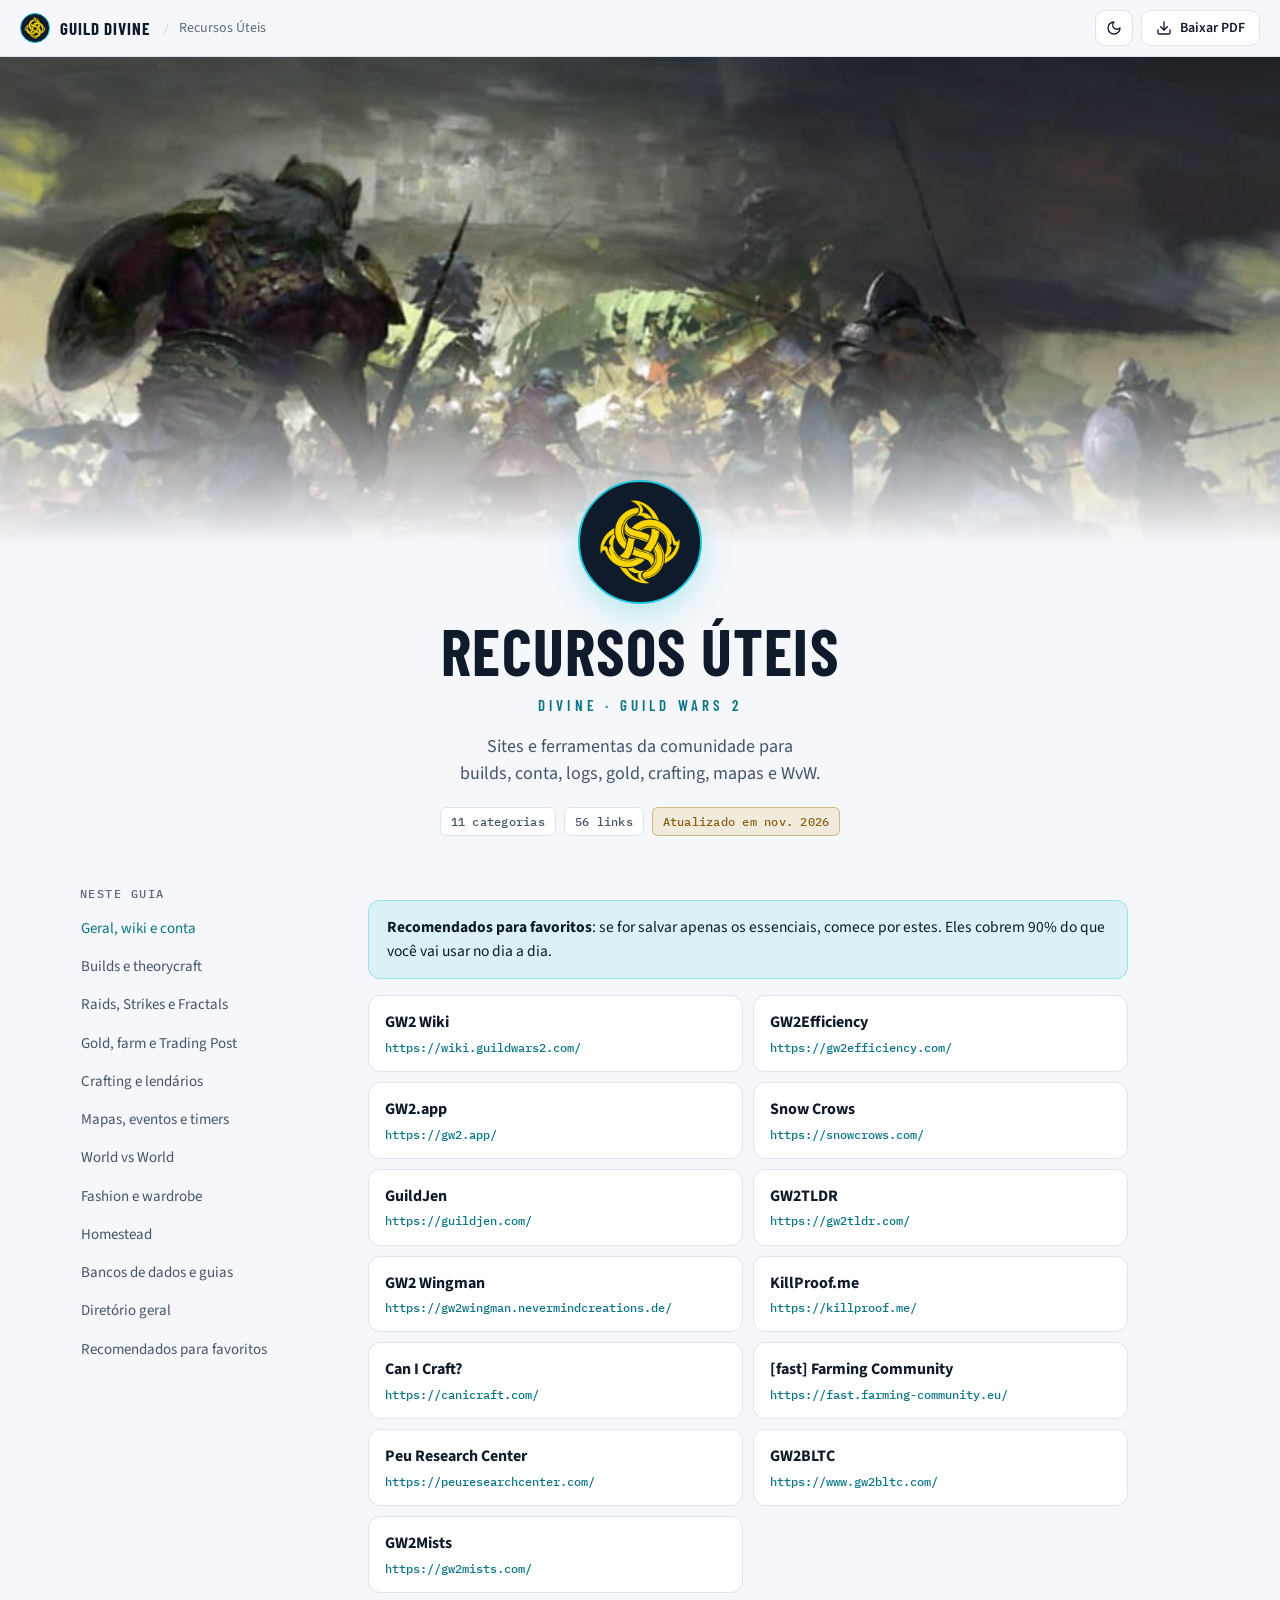
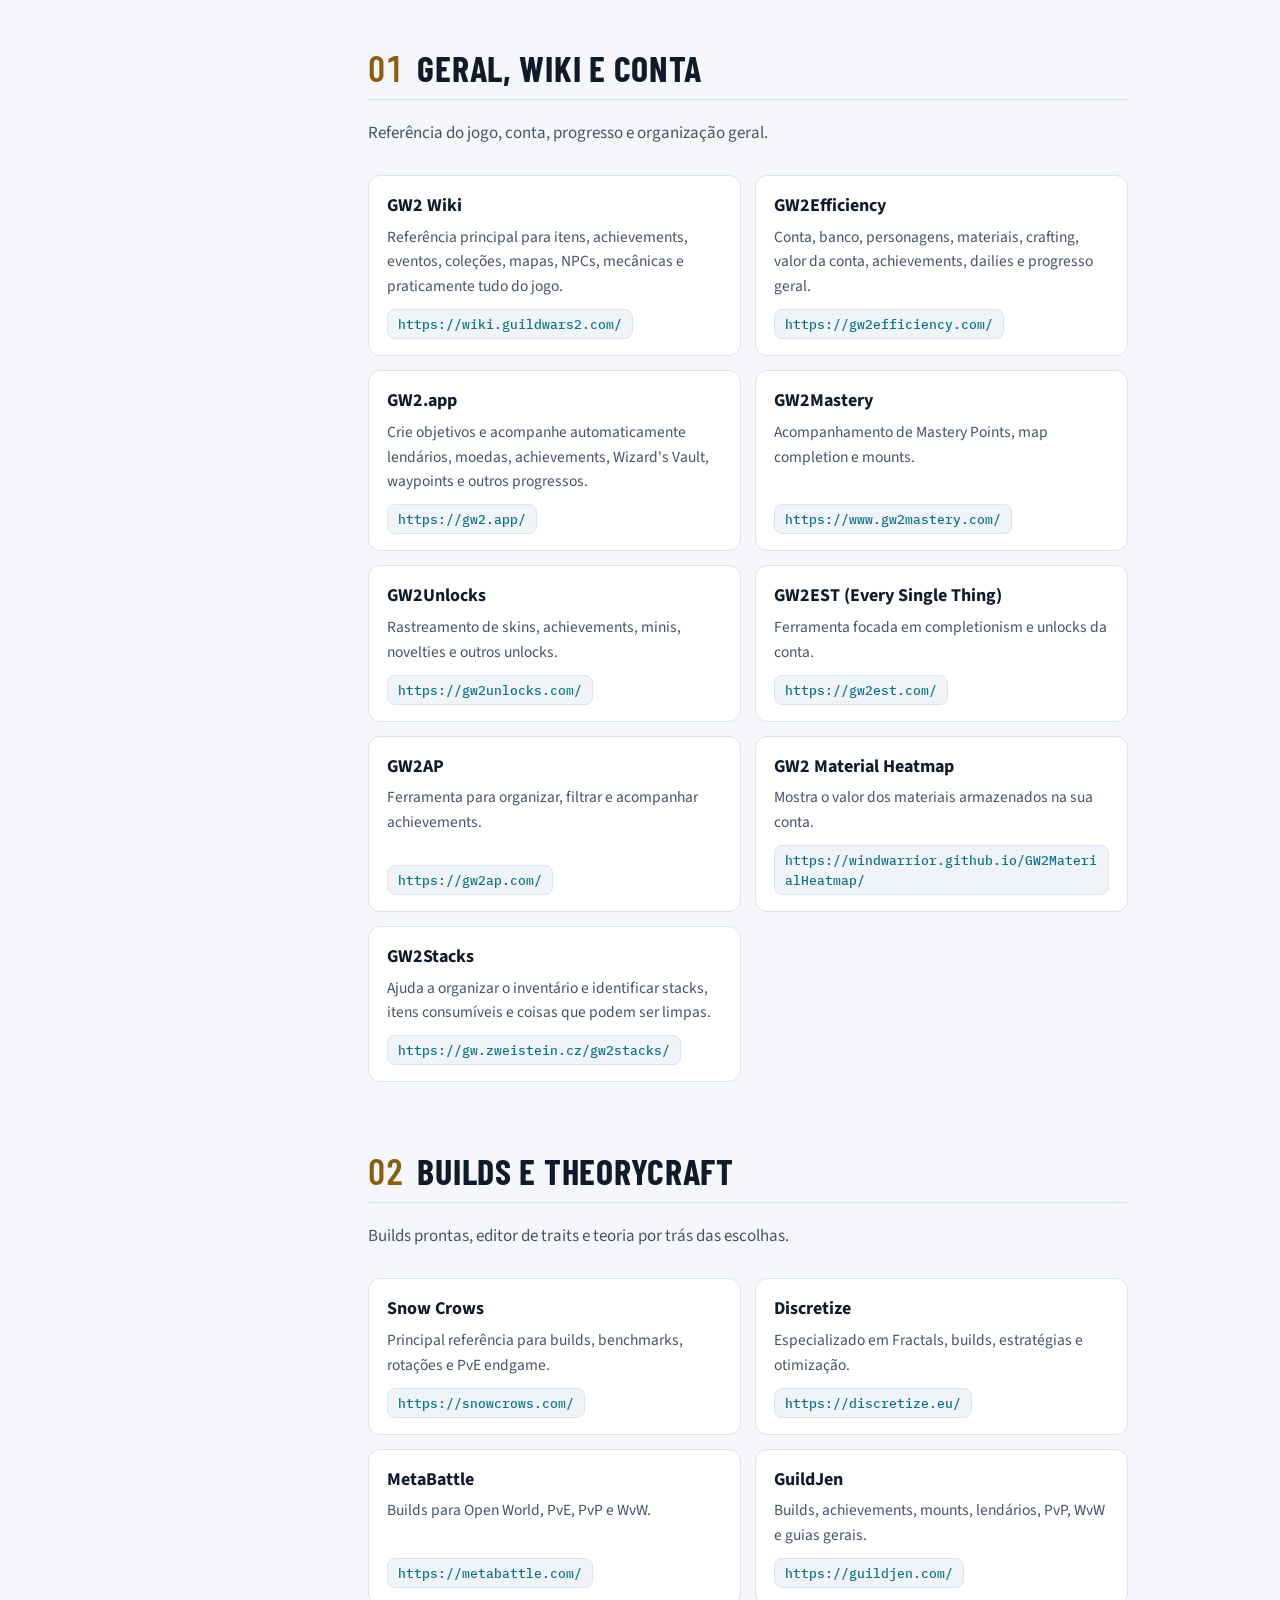
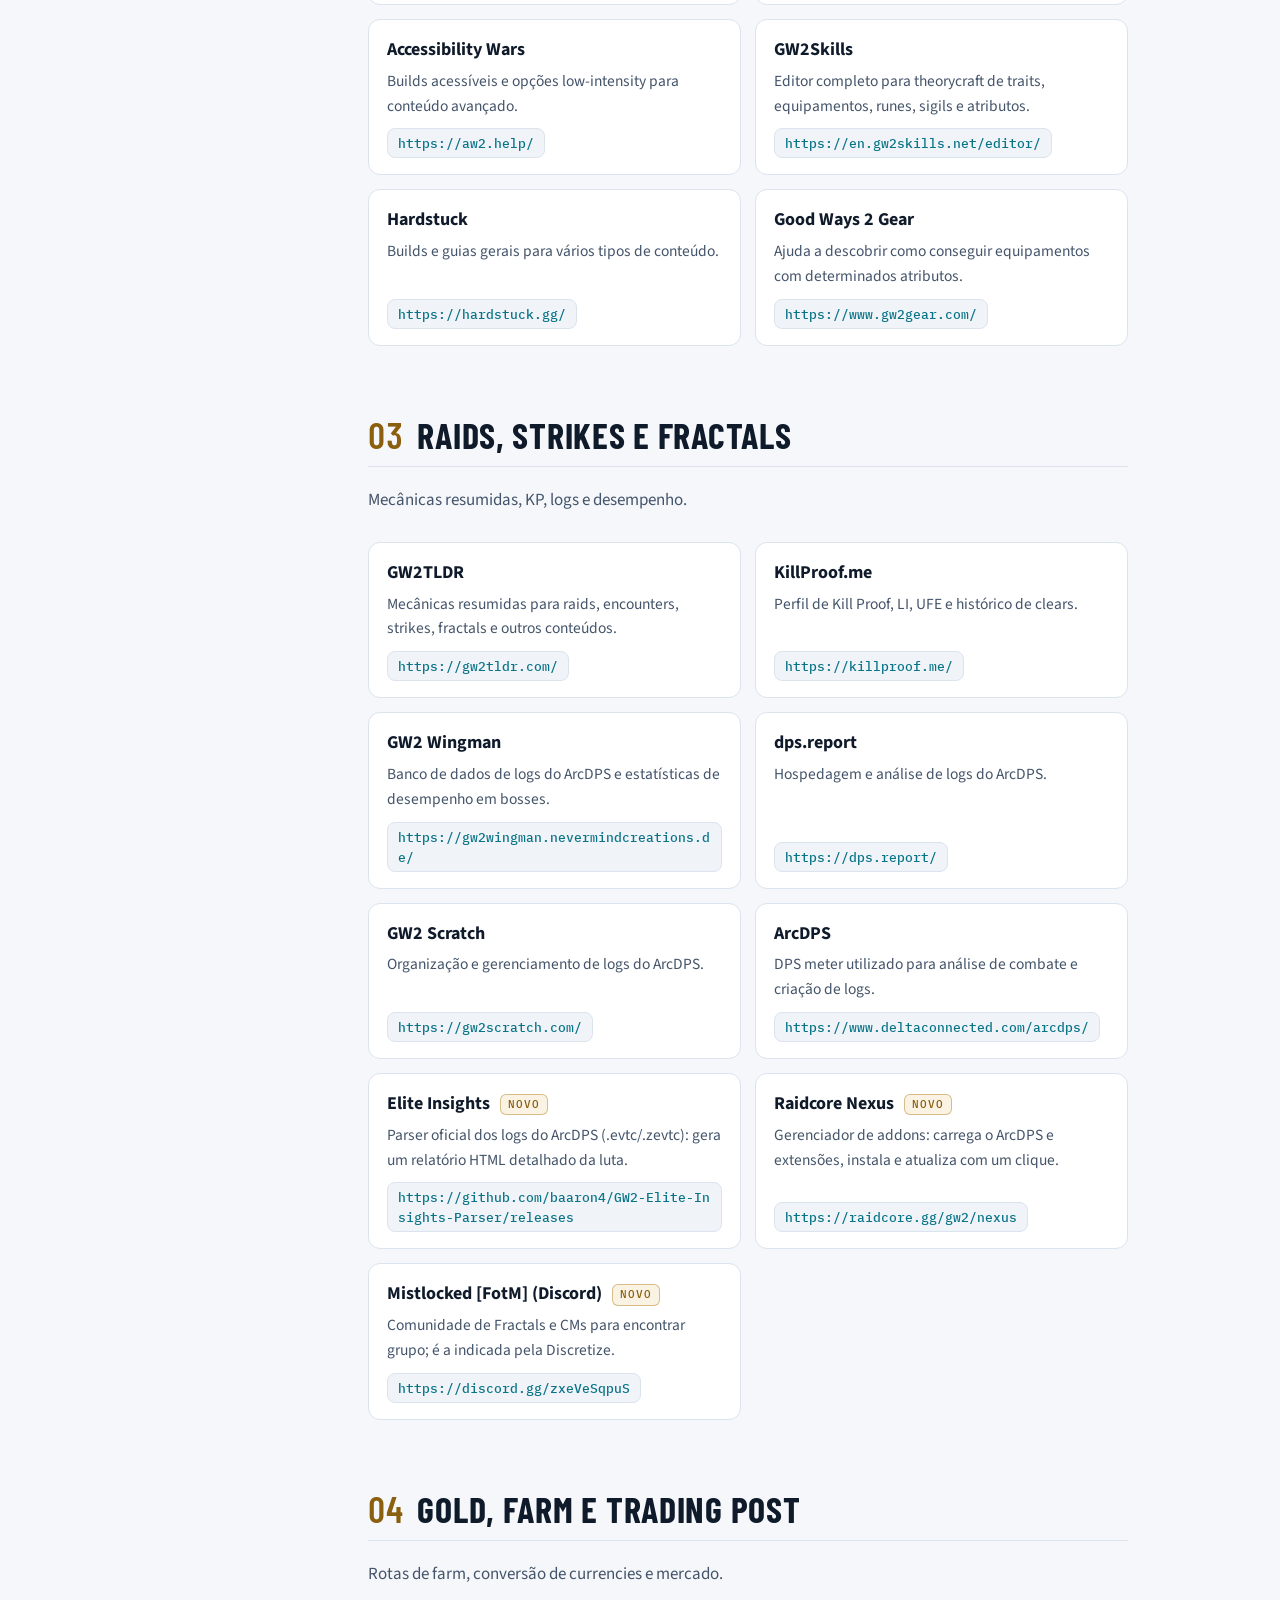
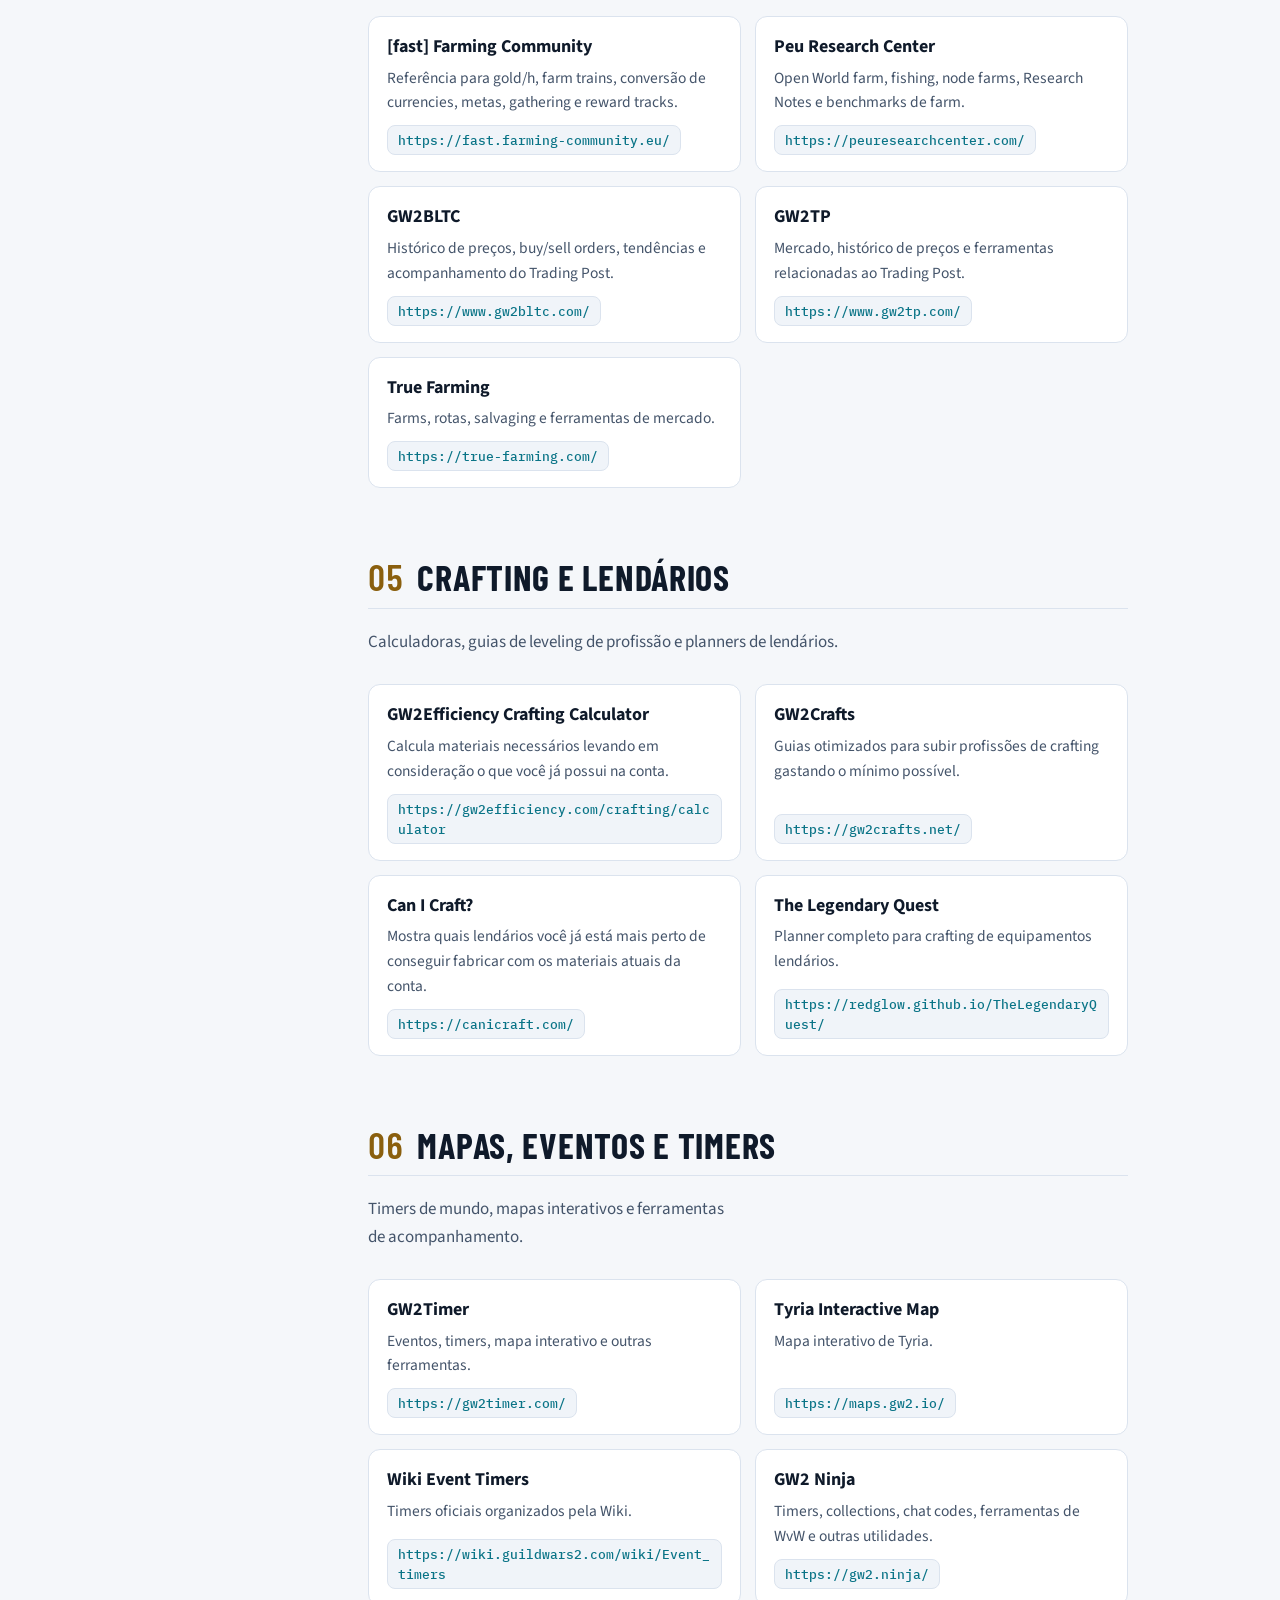
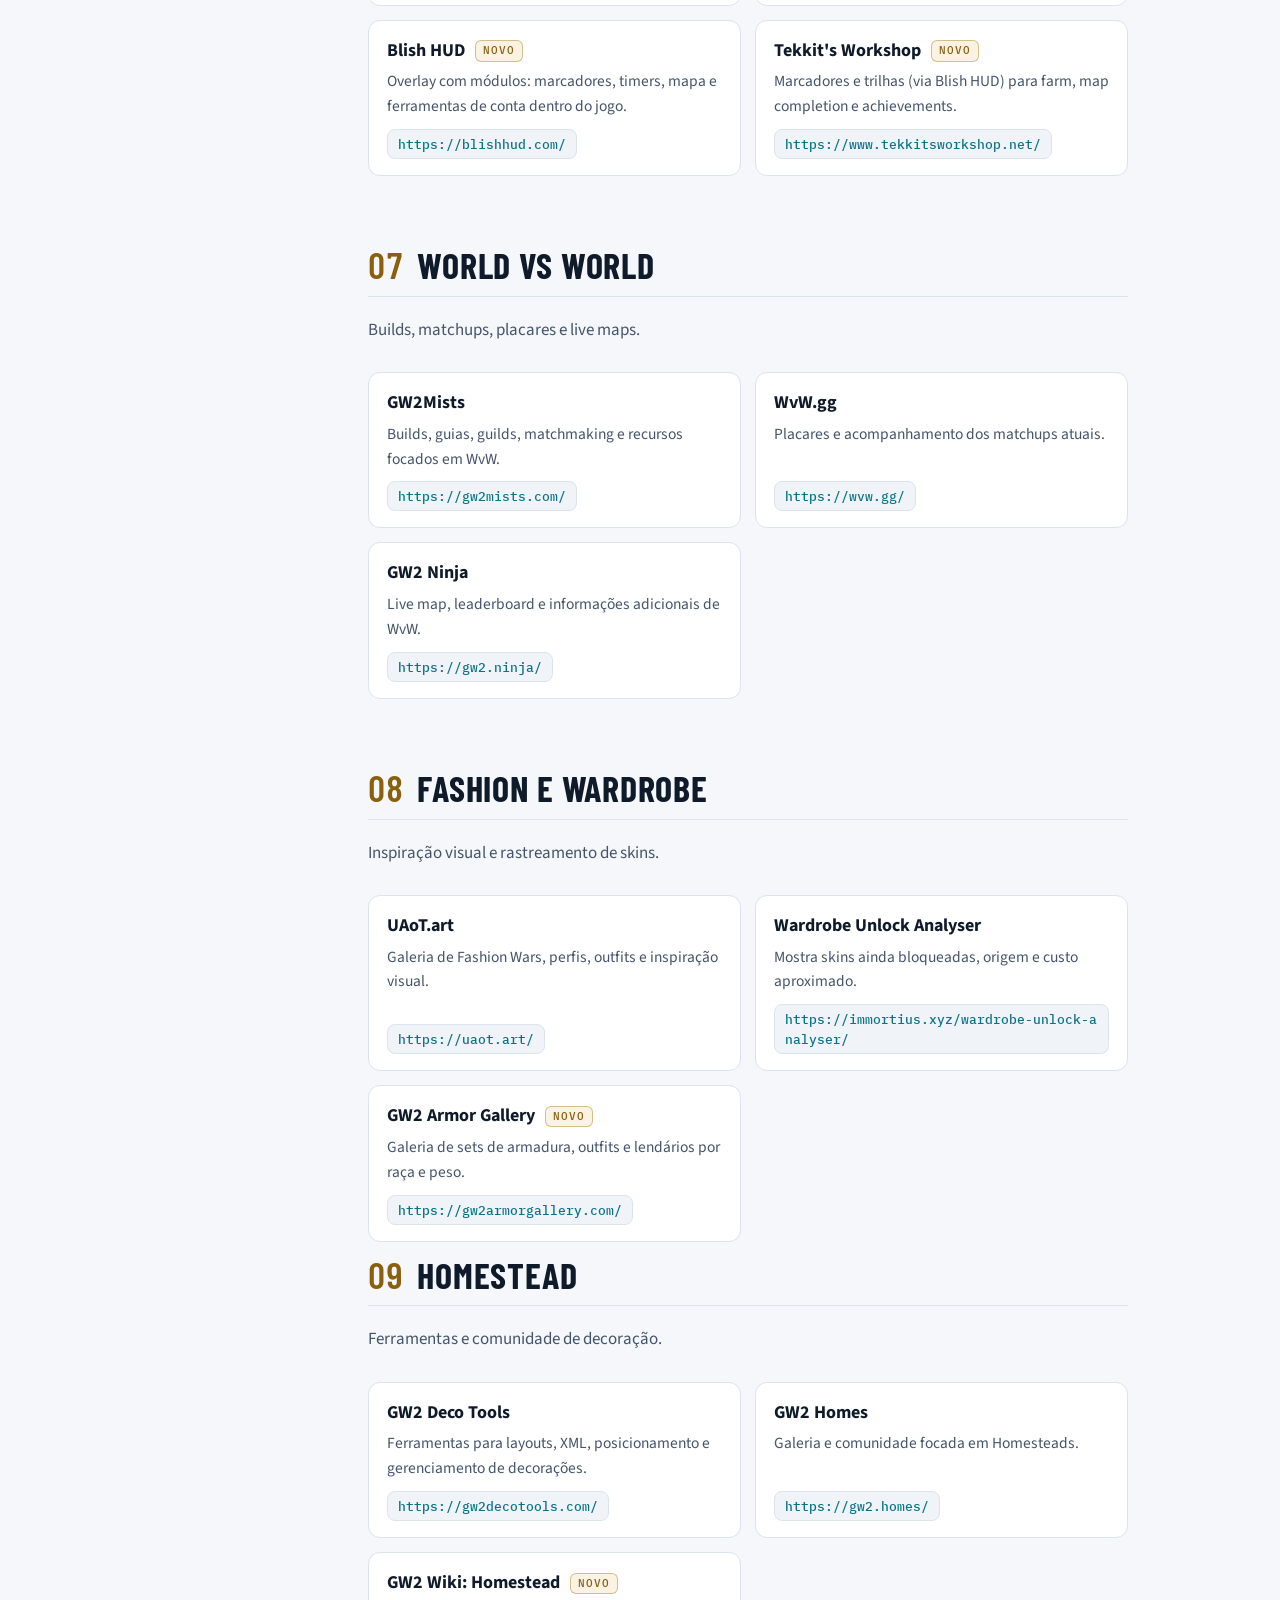
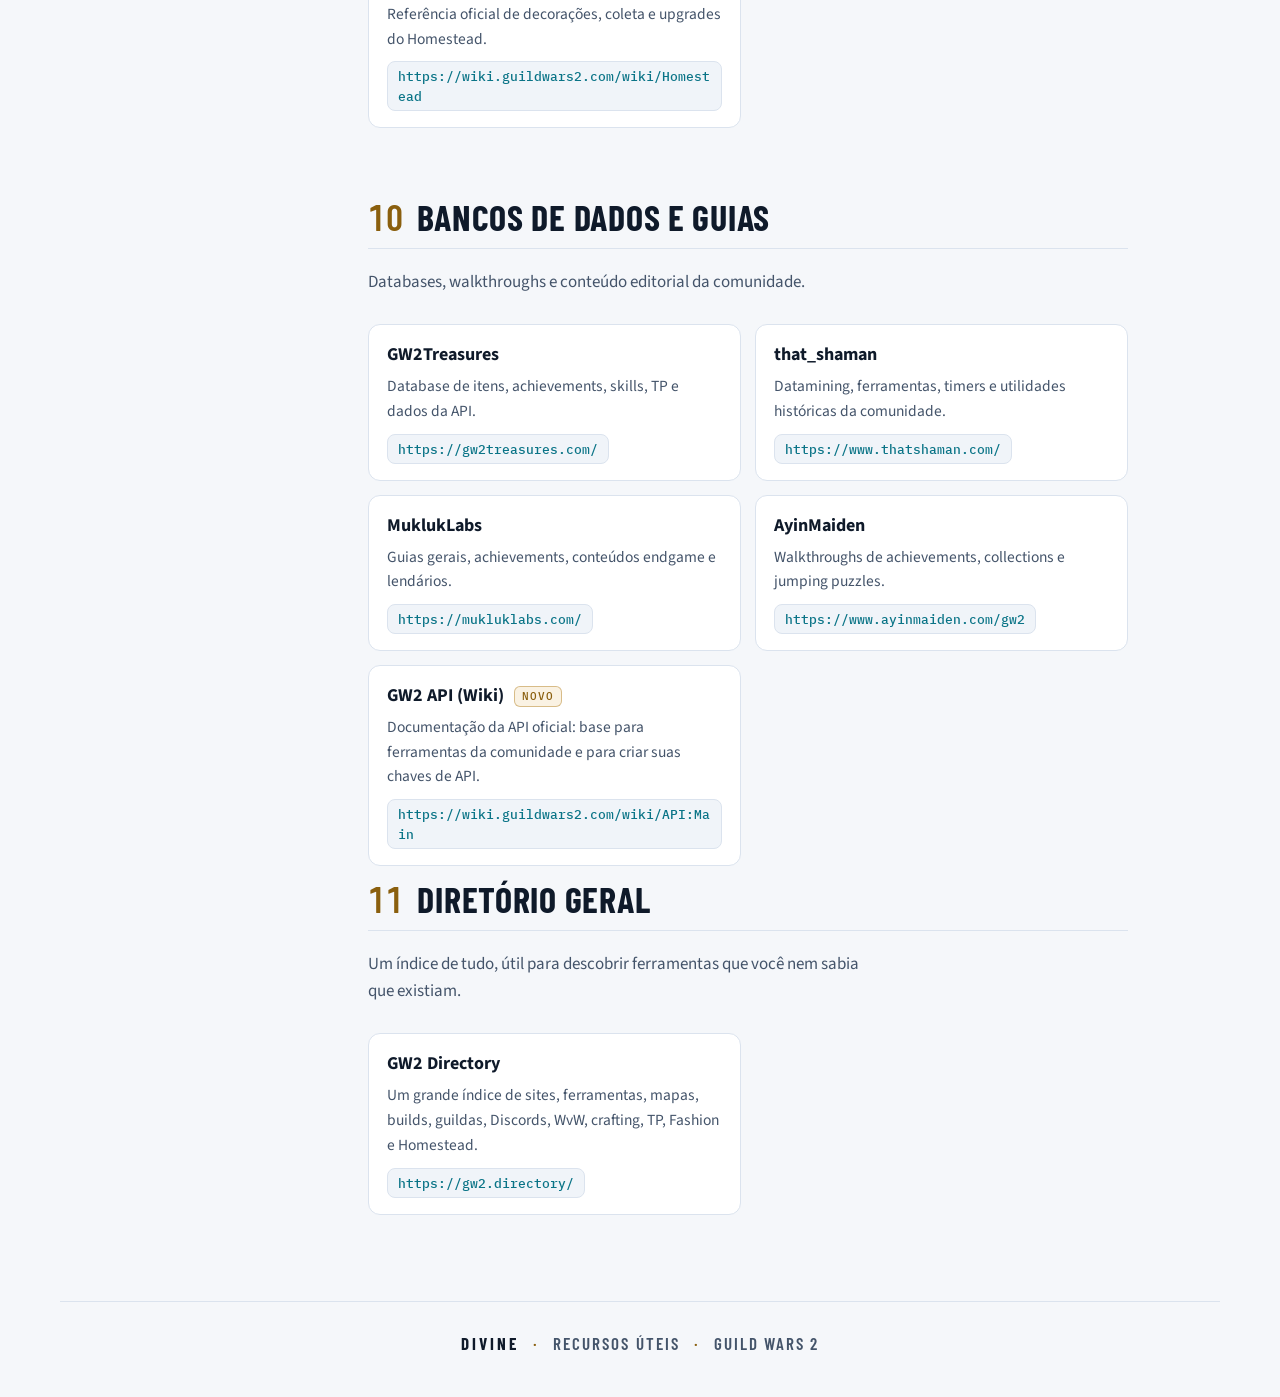
<file: guias/recursos-uteis.html>
<!DOCTYPE html>
<html lang="pt-BR">
<head>
<meta charset="UTF-8">
<meta name="viewport" content="width=device-width, initial-scale=1">
<meta name="description" content="Recursos Úteis · Guild DIVINE (Guild Wars 2)">
<link rel="icon" href="[data-uri]" media="(prefers-color-scheme: light)">
<link rel="icon" href="[data-uri]" media="(prefers-color-scheme: dark)">
<title>Recursos Úteis para Guild Wars 2 · DIVINE</title>
<script>/* tema salvo: aplica antes de pintar a página */try{var t=localStorage.getItem('divine-tema');if(t==='light'||t==='dark')document.documentElement.setAttribute('data-theme',t);}catch(e){}</script><style>
/* =====================================================================
   Codex DIVINE — design system da Guild DIVINE (Guild Wars 2)
   Fonte da verdade: DESIGN.md (blueprint TypeUI). Embutido em cada página pela build.
   Layout: topo imersivo de ponta a ponta + corpo editorial (sumário fixo no desktop).
   ===================================================================== */

/* ---------- FONTES (servidas de assets/fonts; funcionam offline e no PDF) ---------- */
@font-face{font-family:"Barlow Condensed";font-style:normal;font-weight:600;font-display:swap;src:url(../assets/fonts/barlow-condensed-latin-600-normal.woff2) format("woff2");unicode-range:U+0000-00FF,U+0131,U+0152-0153,U+02BB-02BC,U+02C6,U+02DA,U+02DC,U+0304,U+0308,U+0329,U+2000-206F,U+20AC,U+2122,U+2191,U+2193,U+2212,U+2215,U+FEFF,U+FFFD;}
@font-face{font-family:"Barlow Condensed";font-style:normal;font-weight:700;font-display:swap;src:url(../assets/fonts/barlow-condensed-latin-700-normal.woff2) format("woff2");unicode-range:U+0000-00FF,U+0131,U+0152-0153,U+02BB-02BC,U+02C6,U+02DA,U+02DC,U+0304,U+0308,U+0329,U+2000-206F,U+20AC,U+2122,U+2191,U+2193,U+2212,U+2215,U+FEFF,U+FFFD;}
@font-face{font-family:"Source Sans 3";font-style:normal;font-weight:400;font-display:swap;src:url(../assets/fonts/source-sans-3-latin-400-normal.woff2) format("woff2");unicode-range:U+0000-00FF,U+0131,U+0152-0153,U+02BB-02BC,U+02C6,U+02DA,U+02DC,U+0304,U+0308,U+0329,U+2000-206F,U+20AC,U+2122,U+2191,U+2193,U+2212,U+2215,U+FEFF,U+FFFD;}
@font-face{font-family:"Source Sans 3";font-style:italic;font-weight:400;font-display:swap;src:url(../assets/fonts/source-sans-3-latin-400-italic.woff2) format("woff2");unicode-range:U+0000-00FF,U+0131,U+0152-0153,U+02BB-02BC,U+02C6,U+02DA,U+02DC,U+0304,U+0308,U+0329,U+2000-206F,U+20AC,U+2122,U+2191,U+2193,U+2212,U+2215,U+FEFF,U+FFFD;}
@font-face{font-family:"Source Sans 3";font-style:normal;font-weight:600;font-display:swap;src:url(../assets/fonts/source-sans-3-latin-600-normal.woff2) format("woff2");unicode-range:U+0000-00FF,U+0131,U+0152-0153,U+02BB-02BC,U+02C6,U+02DA,U+02DC,U+0304,U+0308,U+0329,U+2000-206F,U+20AC,U+2122,U+2191,U+2193,U+2212,U+2215,U+FEFF,U+FFFD;}
@font-face{font-family:"Source Sans 3";font-style:normal;font-weight:700;font-display:swap;src:url(../assets/fonts/source-sans-3-latin-700-normal.woff2) format("woff2");unicode-range:U+0000-00FF,U+0131,U+0152-0153,U+02BB-02BC,U+02C6,U+02DA,U+02DC,U+0304,U+0308,U+0329,U+2000-206F,U+20AC,U+2122,U+2191,U+2193,U+2212,U+2215,U+FEFF,U+FFFD;}
@font-face{font-family:"Source Sans 3";font-style:normal;font-weight:400;font-display:swap;src:url(../assets/fonts/source-sans-3-latin-ext-400-normal.woff2) format("woff2");unicode-range:U+0100-02AF,U+0304,U+0308,U+0329,U+1E00-1E9F,U+1EF2-1EFF,U+2020,U+20A0-20AB,U+20AD-20C0,U+2113,U+2C60-2C7F,U+A720-A7FF;}
@font-face{font-family:"IBM Plex Mono";font-style:normal;font-weight:500;font-display:swap;src:url(../assets/fonts/ibm-plex-mono-latin-500-normal.woff2) format("woff2");unicode-range:U+0000-00FF,U+0131,U+0152-0153,U+02BB-02BC,U+02C6,U+02DA,U+02DC,U+0304,U+0308,U+0329,U+2000-206F,U+20AC,U+2122,U+2191,U+2193,U+2212,U+2215,U+FEFF,U+FFFD;}

/* ---------- TOKENS: CLARO ---------- */
:root{
  --font-display:"Barlow Condensed","Arial Narrow","Segoe UI",sans-serif;
  --font-body:"Source Sans 3","Segoe UI",Roboto,Helvetica,Arial,sans-serif;
  --font-mono:"IBM Plex Mono",Consolas,"Courier New",monospace;
  --bg:#f5f7fa; --surface:#ffffff; --surface-2:#f0f4f9; --line:#dbe3ee; --line-strong:#c5d1e0;
  --text:#0f1a2a; --text-soft:#44546a; --text-mute:#5a6a80;
  --accent:#1cc4dc; --accent-text:#0a7487; --accent-tint:rgba(28,196,220,.12);
  --gold:#8a5f0e; --gold-tint:rgba(224,176,82,.16); --gold-line:rgba(176,124,28,.45);
  --action-bg:#0a7487; --action-bg-hover:#085f6f; --on-action:#ffffff;
  --hero-scrim:rgba(10,17,28,.38);
  --shadow:0 1px 2px rgba(15,26,42,.05), 0 8px 24px rgba(15,26,42,.06);
  --nav-bg:rgba(245,247,250,.86);
  --selection:#bdeef6;
  /* compatibilidade com estilos inline antigos */
  --texto-soft:var(--text-soft); --azul-esc:var(--accent-text);
  color-scheme:light;
}
/* ---------- TOKENS: ESCURO (sistema e botão; nunca na impressão) ---------- */
@media screen and (prefers-color-scheme: dark){
  :root:not([data-theme="light"]){
    --bg:#0a111c; --surface:#111b2b; --surface-2:#162337; --line:#22324a; --line-strong:#2e4260;
    --text:#e7eef7; --text-soft:#a9b8ca; --text-mute:#8597ad;
    --accent-text:#5fd6e8; --accent-tint:rgba(28,196,220,.14);
    --gold:#e0b052; --gold-tint:rgba(224,176,82,.12); --gold-line:rgba(224,176,82,.4);
    --action-bg:#1cc4dc; --action-bg-hover:#5fd6e8; --on-action:#06121c;
    --hero-scrim:rgba(5,9,16,.45); --shadow:none; --nav-bg:rgba(10,17,28,.82); --selection:#164b5a;
    color-scheme:dark;
  }
}
@media screen{
  :root[data-theme="dark"]{
    --bg:#0a111c; --surface:#111b2b; --surface-2:#162337; --line:#22324a; --line-strong:#2e4260;
    --text:#e7eef7; --text-soft:#a9b8ca; --text-mute:#8597ad;
    --accent-text:#5fd6e8; --accent-tint:rgba(28,196,220,.14);
    --gold:#e0b052; --gold-tint:rgba(224,176,82,.12); --gold-line:rgba(224,176,82,.4);
    --action-bg:#1cc4dc; --action-bg-hover:#5fd6e8; --on-action:#06121c;
    --hero-scrim:rgba(5,9,16,.45); --shadow:none; --nav-bg:rgba(10,17,28,.82); --selection:#164b5a;
    color-scheme:dark;
  }
}

/* ---------- BASE ---------- */
*{box-sizing:border-box;-webkit-print-color-adjust:exact;print-color-adjust:exact;}
html,body{margin:0;padding:0;}
html{scroll-behavior:smooth;scrollbar-color:var(--line-strong) var(--bg);}
body{
  font-family:var(--font-body);font-size:16px;line-height:1.6;
  color:var(--text);background:var(--bg);
  -webkit-font-smoothing:antialiased;text-rendering:optimizeLegibility;
}
::selection{background:var(--selection);color:var(--text);}
a{color:var(--accent-text);text-decoration:underline;text-decoration-thickness:1px;text-underline-offset:.2em;text-decoration-color:color-mix(in srgb, var(--accent-text) 45%, transparent);}
a:hover{text-decoration-color:currentColor;}
a:focus-visible, button:focus-visible, summary:focus-visible{outline:2px solid var(--accent);outline-offset:2px;border-radius:6px;}
[id]{scroll-margin-top:84px;}
img{max-width:100%;}
p{margin:0 0 12px;text-wrap:pretty;}
li{text-wrap:pretty;}
b, strong{font-weight:700;}
small{color:var(--text-soft);}
code, kbd{
  font-family:var(--font-mono);font-size:.82em;color:var(--text);
  background:var(--surface-2);border:1px solid var(--line);border-radius:6px;padding:1px 6px;
}
kbd{border-bottom-width:2px;}

/* ---------- BARRA DO TOPO ---------- */
.topnav{
  position:sticky;top:0;z-index:20;
  display:flex;justify-content:space-between;align-items:center;gap:12px;
  padding:10px max(20px, env(safe-area-inset-right, 0px)) 10px max(20px, env(safe-area-inset-left, 0px));
  background:var(--nav-bg);backdrop-filter:saturate(1.4) blur(10px);-webkit-backdrop-filter:saturate(1.4) blur(10px);
  border-bottom:1px solid var(--line);font-size:14px;
}
.topnav a{color:var(--text);text-decoration:none;font-weight:600;}
.topnav .where{display:flex;align-items:center;min-width:0;gap:4px;}
.topnav .home{display:flex;align-items:center;gap:10px;min-width:0;font-family:var(--font-display);font-weight:700;font-size:17px;letter-spacing:.06em;text-transform:uppercase;}
.topnav .crumb{color:var(--text-mute);white-space:nowrap;overflow:hidden;text-overflow:ellipsis;}
.topnav .crumb::before{content:"/";margin:0 10px;color:var(--line-strong);}
.topnav .actions{display:flex;gap:8px;align-items:center;flex-shrink:0;}
.topnav .btn, .theme-toggle{
  display:inline-flex;align-items:center;gap:8px;min-height:36px;
  border:1px solid var(--line);background:var(--surface);color:var(--text);
  padding:6px 14px;border-radius:10px;font:inherit;font-weight:600;cursor:pointer;
  transition:border-color .15s ease-out, background-color .15s ease-out;
}
.topnav .btn:hover, .theme-toggle:hover{border-color:var(--accent);}
.theme-toggle{padding:6px 10px;}
.theme-toggle svg, .topnav .btn svg{width:16px;height:16px;}
.theme-toggle .i-sol{display:none;}
:root[data-theme="dark"] .theme-toggle .i-sol{display:inline;}
:root[data-theme="dark"] .theme-toggle .i-lua{display:none;}
@media screen and (prefers-color-scheme: dark){
  :root:not([data-theme="light"]) .theme-toggle .i-sol{display:inline;}
  :root:not([data-theme="light"]) .theme-toggle .i-lua{display:none;}
}

/* ---------- EMBLEMA (logo amarela no tema claro, branca no escuro) ---------- */
/* fundo: no claro, a cor do texto (azul-tinta) realça a logo amarela; no escuro, a superfície */
:root{ --emblem-bg:var(--text); }
@media screen and (prefers-color-scheme: dark){ :root:not([data-theme="light"]){ --emblem-bg:var(--surface); } }
@media screen{ :root[data-theme="dark"]{ --emblem-bg:var(--surface); } }
.emblem{
  display:inline-grid;place-items:center;flex-shrink:0;border-radius:50%;
  background:var(--emblem-bg);border:2px solid var(--accent);
  box-shadow:0 10px 30px rgba(28,196,220,.28);
}
.emblem img{grid-area:1/1;width:72%;height:72%;object-fit:contain;display:block;}
.emblem-lg{width:124px;height:124px;}
.emblem-sm{width:30px;height:30px;border-width:1.5px;box-shadow:none;}
.emblem-sm img{width:78%;height:78%;}
.emblem-escuro{display:none !important;}
@media screen and (prefers-color-scheme: dark){
  :root:not([data-theme="light"]) .emblem-claro{display:none !important;}
  :root:not([data-theme="light"]) .emblem-escuro{display:block !important;}
}
@media screen{
  :root[data-theme="dark"] .emblem-claro{display:none !important;}
  :root[data-theme="dark"] .emblem-escuro{display:block !important;}
}

/* ---------- HERÓI (topo imersivo, de ponta a ponta) ---------- */
.hero{position:relative;}
.hero-bg{position:relative;height:clamp(260px, 38vw, 520px);overflow:hidden;background:var(--surface-2);}
.hero-bg img{position:absolute;inset:0;width:100%;height:100%;object-fit:cover;object-position:center 40%;display:block;}
.hero-bg::after{
  content:"";position:absolute;inset:0;pointer-events:none;
  background:linear-gradient(to bottom, var(--hero-scrim) 0%, transparent 24%, transparent 56%, var(--bg) 100%);
}
.hero-bar{
  position:absolute;top:0;left:0;right:0;z-index:2;display:flex;justify-content:flex-end;
  padding:max(16px, env(safe-area-inset-top, 0px)) max(20px, env(safe-area-inset-right, 0px)) 0 max(20px, env(safe-area-inset-left, 0px));
}
.hero-inner{
  position:relative;z-index:1;max-width:860px;margin:0 auto;text-align:center;
  padding:0 max(20px, env(safe-area-inset-right, 0px)) 8px max(20px, env(safe-area-inset-left, 0px));
}
.hero-inner .emblem{margin-top:-64px;margin-bottom:16px;}
.hero h1{
  font-family:var(--font-display);font-weight:700;text-transform:uppercase;
  font-size:clamp(40px, 6vw, 64px);line-height:.98;letter-spacing:.02em;margin:0;color:var(--text);text-wrap:balance;
}
.hero .hero-sub{
  font-family:var(--font-display);font-weight:600;text-transform:uppercase;letter-spacing:.28em;
  font-size:15px;color:var(--accent-text);margin:10px 0 0;
}
.hero .hero-desc{max-width:58ch;margin:16px auto 0;font-size:18px;line-height:1.5;color:var(--text-soft);text-wrap:balance;}
.hero-chips{list-style:none;display:flex;flex-wrap:wrap;justify-content:center;gap:8px;margin:20px 0 0;padding:0;}
.hero-chips li, .badge-lvl{
  font-family:var(--font-mono);font-size:12px;font-weight:500;letter-spacing:.02em;color:var(--text-soft);
  background:var(--surface);border:1px solid var(--line);border-radius:6px;padding:4px 10px;
  font-variant-numeric:tabular-nums;
}
.hero-chips li.is-date{color:var(--gold);border-color:var(--gold-line);background:var(--gold-tint);}
.badge-lvl{display:inline-block;margin:0 4px 6px 0;background:var(--surface-2);}

/* ---------- LAYOUT DO GUIA ---------- */
.layout{
  max-width:1160px;margin:40px auto 0;
  padding:0 max(20px, env(safe-area-inset-right, 0px)) 0 max(20px, env(safe-area-inset-left, 0px));
}
.content{min-width:0;}
.page{max-width:760px;margin:0 auto;}
.page + .page{margin-top:56px;}
@media screen and (min-width:1100px){
  .layout{display:grid;grid-template-columns:232px minmax(0,1fr);gap:56px;align-items:start;}
  .page{margin:0;}
  .sidebar{position:sticky;top:76px;max-height:calc(100vh - 96px);overflow:auto;padding-bottom:24px;}
}

/* ---------- SUMÁRIO ---------- */
.toc{margin:0 0 32px;}
.toc h2{
  font-family:var(--font-mono);font-size:12px;font-weight:500;letter-spacing:.12em;text-transform:uppercase;
  color:var(--text-mute);margin:0 0 12px;
}
.toc ol{margin:0;padding:0;list-style:none;counter-reset:cap;}
.toc ol > li{counter-increment:cap;margin:0 0 10px;font-size:15px;}
.toc ol > li > b{font-weight:700;}
.toc ol > li > b > a::before{content:counter(cap, decimal-leading-zero);font-family:var(--font-mono);font-size:12px;color:var(--gold);margin-right:10px;font-weight:500;}
.toc ul{margin:6px 0 0;padding:0 0 0 14px;list-style:none;border-left:1px solid var(--line);}
.toc ul li{font-size:14px;margin:0;}
.toc a{display:block;padding:4px 0 4px 10px;margin-left:-11px;border-left:2px solid transparent;color:var(--text-soft);text-decoration:none;line-height:1.35;}
.toc ol > li > b > a{margin-left:0;padding-left:0;border-left:0;color:var(--text);}
.toc a:hover{color:var(--accent-text);}
.toc a.is-active{color:var(--accent-text);border-left-color:var(--gold);}
.toc ol > li > b > a.is-active{color:var(--accent-text);}
.toc.cols ul{border:0;padding:0;}
@media screen and (max-width:1099px){
  .sidebar .toc{background:var(--surface);border:1px solid var(--line);border-radius:14px;padding:18px 20px;}
  .toc.cols ol{columns:2;column-gap:28px;}
  .toc.cols li{break-inside:avoid;}
}
@media (max-width:600px){ .toc.cols ol{columns:1;} }

/* ---------- SEÇÕES ---------- */
h2.section{
  font-family:var(--font-display);font-weight:700;text-transform:uppercase;letter-spacing:.02em;
  font-size:clamp(28px, 3.4vw, 36px);line-height:1.05;color:var(--text);
  display:flex;align-items:baseline;gap:14px;flex-wrap:wrap;
  margin:0 0 8px;padding-bottom:12px;border-bottom:1px solid var(--line);text-wrap:balance;
}
/* número do capítulo: mesma fonte e tamanho do título, em dourado (lê como "01 Fundamentos") */
h2.section .num{font-family:var(--font-display);font-size:inherit;font-weight:600;letter-spacing:.02em;color:var(--gold);font-variant-numeric:tabular-nums;}
.section-sub{color:var(--text-soft);font-size:17px;margin:12px 0 28px;max-width:62ch;}
h3, h4{text-wrap:balance;}
h4{font-size:17px;font-weight:700;margin:28px 0 10px;color:var(--text);}

/* ---------- CARDS ---------- */
.card{
  background:var(--surface);border:1px solid var(--line);border-radius:14px;
  padding:24px;margin:0 0 20px;box-shadow:var(--shadow);
}
/* cabeçalho do card: ícone + título na mesma linha; o texto ocupa a largura toda (borda esquerda única) */
.card .card-head{display:grid;grid-template-columns:auto minmax(0,1fr);column-gap:14px;align-items:center;margin-bottom:4px;}
.card .card-head > div{display:contents;}
.card .card-head > :not(div):not(h3):not(h4):not(p){grid-column:1;}
.card .card-head h3, .card .card-head h4{grid-column:2;font-family:var(--font-body);font-size:21px;font-weight:700;line-height:1.25;margin:0;color:var(--text);}
.card .card-head p{grid-column:1 / -1;margin-top:14px;}
.card .card-head > div > :first-child:not(h3):not(h4){grid-column:1 / -1;}
.card p{margin:0 0 12px;}
.card > :last-child, .card .card-head p:last-child{margin-bottom:0;}
.card > .card-head + p, .card > p + p{margin-top:12px;}
.card > h4:first-of-type{margin-top:24px;}
.ico-wrap, .card .icon{
  width:44px;height:44px;flex-shrink:0;border-radius:10px;
  background:var(--accent-tint);border:1px solid color-mix(in srgb, var(--accent) 35%, transparent);
}
.card .icon{object-fit:contain;padding:6px;}
.ico-wrap{display:flex;align-items:center;justify-content:center;color:var(--accent-text);}
.ico-wrap svg{width:22px;height:22px;stroke-width:1.8;}

/* ---------- IMAGENS ---------- */
.hero-img{display:block;width:100%;height:auto;border-radius:12px;margin:20px 0;background:var(--surface-2);border:1px solid var(--line);}
.hero-img.natural{margin-inline:auto;}
.hero-img.banner{aspect-ratio:2/1;object-fit:cover;object-position:center;}
img.emoji{height:1.15em;width:auto;vertical-align:-0.22em;margin:0 1px;}
.img-fallback{display:inline-flex;align-items:center;justify-content:center;width:28px;height:28px;border-radius:8px;background:var(--surface-2);color:var(--accent-text);font-size:13px;}
.img-fallback.inline{width:1.1em;height:1.1em;font-size:.7em;vertical-align:-0.2em;}

/* ---------- LISTAS COM ÍCONE (sem caixa dentro de caixa) ---------- */
.tier{display:flex;gap:14px;align-items:flex-start;padding:12px 0;margin:0;}
.tier + .tier{border-top:1px solid var(--line);}
.card > .tier:first-of-type, .card > h4 + .tier{margin-top:8px;}
.tier > img:not(.emoji){width:28px;height:28px;object-fit:contain;flex-shrink:0;margin-top:1px;}
.tier > .ico-wrap{width:30px;height:30px;border-radius:8px;}
.tier > .ico-wrap svg{width:16px;height:16px;}
.tier p{margin:0;flex:1;min-width:0;}
.tier b, .tier .label{color:var(--text);}

/* ---------- TABELAS ---------- */
table.map{width:100%;border-collapse:separate;border-spacing:0;margin:16px 0;font-size:15px;border:1px solid var(--line);border-radius:12px;overflow:hidden;font-variant-numeric:tabular-nums;}
table.map th, table.map td{padding:10px 14px;text-align:left;vertical-align:middle;border-bottom:1px solid var(--line);}
table.map tr:last-child td{border-bottom:0;}
table.map th{font-family:var(--font-mono);font-size:12px;font-weight:500;letter-spacing:.08em;text-transform:uppercase;color:var(--text-mute);background:var(--surface-2);}
table.map td img{height:22px;width:auto;vertical-align:middle;margin-right:6px;}
table.map td.arrow{text-align:center;color:var(--gold);font-weight:700;width:40px;}

/* ---------- DESTAQUES ---------- */
.highlight, .note{border-radius:12px;padding:14px 18px;margin:16px 0;font-size:15.5px;}
.highlight{background:var(--accent-tint);border:1px solid color-mix(in srgb, var(--accent) 35%, transparent);}
.note{background:var(--gold-tint);border:1px solid var(--gold-line);}
.note b:first-child{color:var(--gold);}
ol.steps{padding-left:0;margin:12px 0;list-style:none;counter-reset:passo;}
ol.steps li{counter-increment:passo;display:flex;gap:12px;align-items:baseline;padding:6px 0;}
ol.steps li::before{content:counter(passo);font-family:var(--font-mono);font-size:12px;color:var(--gold);min-width:20px;height:20px;border:1px solid var(--gold-line);border-radius:6px;display:inline-flex;align-items:center;justify-content:center;flex-shrink:0;}

/* ---------- WINGS / DUNGEONS (arte com nome sobreposto) ---------- */
.wing, .dungeon{
  display:grid;background:var(--surface);border:1px solid var(--line);border-radius:14px;overflow:hidden;
  margin:0 0 20px;box-shadow:var(--shadow);
}
.wing > .wing-img, .dungeon > .dungeon-img, .wing > .wing-head, .dungeon > .dungeon-head{grid-area:1/1;}
.wing-img, .dungeon-img{width:100%;aspect-ratio:2/1;object-fit:cover;display:block;height:auto;}
.wing-head, .dungeon-head{
  align-self:end;z-index:1;display:flex;justify-content:space-between;align-items:flex-end;gap:12px;flex-wrap:wrap;
  padding:48px 20px 16px;color:#fff;
  background:linear-gradient(to top, rgba(6,10,18,.88) 0%, rgba(6,10,18,.55) 55%, rgba(6,10,18,0) 100%);
  font-family:var(--font-display);font-weight:700;text-transform:uppercase;letter-spacing:.03em;font-size:26px;line-height:1;
  text-shadow:0 1px 2px rgba(0,0,0,.4);
}
.wing-head .wing-num, .dungeon-head .lvl{
  font-family:var(--font-mono);font-size:12px;font-weight:500;letter-spacing:.06em;text-shadow:none;
  color:#fff;background:rgba(255,255,255,.14);border:1px solid rgba(255,255,255,.32);border-radius:6px;padding:4px 8px;white-space:nowrap;
}
.dungeon-head .lvls{display:flex;gap:6px;flex-wrap:wrap;}
.bosses, .dungeon-body{grid-row:2;padding:8px 20px 12px;}
.boss, .path{
  display:flex;justify-content:space-between;align-items:center;gap:12px;
  padding:10px 0;font-size:16px;
}
.boss + .boss, .path + .path{border-top:1px solid var(--line);}
.boss > span, .path > span{font-weight:600;}
.boss a, .path a{
  display:inline-flex;align-items:center;gap:6px;min-height:32px;white-space:nowrap;
  font-family:var(--font-mono);font-size:12px;font-weight:500;color:var(--accent-text);text-decoration:none;
  background:var(--surface-2);border:1px solid var(--line);border-radius:8px;padding:4px 12px;
  transition:border-color .15s ease-out;
}
.boss a:hover, .path a:hover{border-color:var(--accent);}
.boss a svg, .path a svg{width:12px;height:12px;}
.dungeon-meta{display:flex;gap:6px 20px;flex-wrap:wrap;font-size:15px;color:var(--text-soft);padding:8px 0 12px;border-bottom:1px solid var(--line);margin-bottom:4px;}
.dungeon-meta b{color:var(--text);}
.dungeon-meta a{display:inline-block;padding-block:2px;}
.paths{display:flex;flex-direction:column;}

/* ---------- RECURSOS ÚTEIS ---------- */
.resource{
  background:var(--surface);border:1px solid var(--line);border-radius:12px;padding:16px 18px;margin:0 0 12px;
  transition:border-color .15s ease-out;
}
.resource:hover{border-color:var(--line-strong);}
.resource .res-head{display:flex;align-items:center;gap:10px;flex-wrap:wrap;margin-bottom:4px;}
.resource .res-name{font-weight:700;font-size:18px;color:var(--text);}
.resource .res-desc{font-size:15.5px;color:var(--text-soft);margin:0 0 10px;}
.resource .res-url{
  display:inline-flex;align-items:center;min-height:30px;max-width:100%;
  font-family:var(--font-mono);font-size:12.5px;color:var(--accent-text);text-decoration:none;word-break:break-all;
  background:var(--surface-2);border:1px solid var(--line);border-radius:8px;padding:4px 10px;
}
.resource .res-url:hover{border-color:var(--accent);}
.resource .res-new{font-family:var(--font-mono);font-size:11px;font-weight:500;letter-spacing:.08em;color:var(--gold);border:1px solid var(--gold-line);background:var(--gold-tint);border-radius:6px;padding:1px 7px;}
/* lista de recursos em 2 colunas no desktop e no PDF */
@media screen and (min-width:900px), print{
  .page:has(> .resource){display:grid;grid-template-columns:repeat(2,minmax(0,1fr));column-gap:14px;align-content:start;}
  .page:has(> .resource) > :not(.resource){grid-column:1 / -1;}
  .page:has(> .resource) > .resource{margin:0 0 14px;display:flex;flex-direction:column;}
  .page:has(> .resource) > .resource .res-url{margin-top:auto;align-self:flex-start;}
}
.featured-grid{display:grid;grid-template-columns:repeat(2,minmax(0,1fr));gap:10px;margin:16px 0 8px;}
@media (max-width:600px){ .featured-grid{grid-template-columns:1fr;} }
.featured{display:block;text-decoration:none;background:var(--surface);border:1px solid var(--line);border-radius:12px;padding:14px 16px;transition:border-color .15s ease-out;}
.featured:hover{border-color:var(--accent);}
.featured .f-name{font-weight:700;color:var(--text);font-size:16px;margin-bottom:2px;}
.featured .f-url{font-family:var(--font-mono);font-size:12px;color:var(--accent-text);word-break:break-all;}

/* ---------- RODAPÉ ---------- */
.footer{margin:72px auto 0;padding:28px 20px 40px;border-top:1px solid var(--line);text-align:center;max-width:1160px;}
.footer a{display:inline-block;padding-block:4px;}
.footer-brand{
  margin:0;display:flex;justify-content:center;align-items:center;flex-wrap:wrap;gap:2px 0;
  font-family:var(--font-display);font-weight:600;font-size:17px;letter-spacing:.12em;text-transform:uppercase;color:var(--text-soft);
}
.footer-brand b{color:var(--text);font-weight:700;letter-spacing:.18em;}
.footer-brand .sep{color:var(--gold);margin:0 14px;}

/* ---------- MOVIMENTO ---------- */
@media (prefers-reduced-motion: reduce){
  html{scroll-behavior:auto;}
  *{transition:none !important;animation:none !important;}
}

/* ---------- CELULAR ---------- */
@media screen and (max-width:640px){
  body{font-size:16px;}
  .hero-inner .emblem{width:96px;height:96px;margin-top:-50px;}
  .hero .hero-desc{font-size:16.5px;}
  .layout{margin-top:28px;}
  .card{padding:18px;}
  .card .card-head{column-gap:12px;}
  .card .card-head h3{font-size:19px;}
  .wing-head, .dungeon-head{font-size:21px;padding:36px 14px 12px;}
  .bosses, .dungeon-body{padding:6px 14px 10px;}
  .topnav{padding:8px 12px;}
  .topnav .crumb, .topnav .home > span:not(.emblem){display:none;}
  .topnav .btn .lbl{display:none;}
}

/* ---------- IMPRESSÃO / PDF (sempre claro, uma coluna) ---------- */
@media print{
  @page{size:A4;margin:16mm 14mm;}
  body{font-size:10.5pt;line-height:1.5;background:#fff;}
  .topnav, .hero-bar{display:none;}
  a{color:inherit;text-decoration:none;}
  /* capa */
  .hero{page-break-after:always;break-after:page;padding-top:4mm;}
  .hero-bg{height:92mm;border-radius:12px;}
  .hero-bg::after{display:none;}
  .hero-inner{padding:0;}
  .hero-inner .emblem{margin-top:-62px;width:124px;height:124px;box-shadow:none;}
  .hero h1{font-size:44pt;}
  .hero .hero-desc{font-size:13pt;}
  /* corpo */
  .layout{display:block;margin:0;padding:0;max-width:none;}
  .sidebar{page-break-after:always;break-after:page;}
  .page{max-width:none;}
  .page + .page{margin-top:0;}
  .page-break{page-break-before:always;break-before:page;}
  .card, .wing, .dungeon{box-shadow:none;}
  .no-break, .card{break-inside:auto;page-break-inside:auto;}
  .tier, table.map tr, .boss, .path, .resource, .featured, .note, .highlight,
  .hero-img, .card-head, ol.steps li, .wing, .dungeon{break-inside:avoid;page-break-inside:avoid;}
  h2.section, .section-sub, h3, h4, .card-head{break-after:avoid;page-break-after:avoid;}
  h2.section{font-size:24pt;}
  .wing-img, .dungeon-img{height:52mm;aspect-ratio:auto;}
  .hero-img{max-height:95mm;width:auto;max-width:100%;object-fit:contain;margin-inline:auto;}
  .hero-img.banner{width:100%;height:58mm;max-height:none;aspect-ratio:auto;object-fit:cover;}
  .footer{margin-top:36px;padding-bottom:0;}
}
</style>
<script>
/* Fallback de imagens: se um ícone/imagem externa falhar, troca por um marcador neutro. */
document.addEventListener('error', function (e) {
  var t = e.target;
  if (!t || t.tagName !== 'IMG' || t.dataset.failed) return;
  t.dataset.failed = '1';
  if (/(^|\s)(hero-img|wing-img|dungeon-img|logo)(\s|$)/.test(t.className)) { t.style.display = 'none'; return; }
  var s = document.createElement('span');
  s.className = 'img-fallback' + (t.classList.contains('emoji') ? ' inline' : '');
  s.textContent = '\u25C6'; s.title = t.alt || ''; s.setAttribute('aria-label', t.alt || '');
  t.replaceWith(s);
}, true);
</script>
</head>
<body>
<nav class="topnav" aria-label="Guild DIVINE"><div class="where"><a class="home" href="../index.html"><span class="emblem emblem-sm"><img width="64" height="64" decoding="async" class="emblem-img sm emblem-claro" src="[data-uri]" alt=""><img width="64" height="64" decoding="async" class="emblem-img sm emblem-escuro" src="[data-uri]" alt=""></span><span>Guild DIVINE</span></a><span class="crumb">Recursos Úteis</span></div><div class="actions"><button type="button" class="theme-toggle" aria-label="Alternar tema claro ou escuro"><svg class="ico i-lua" width="1em" height="1em" aria-hidden="true" focusable="false"  xmlns="http://www.w3.org/2000/svg" viewBox="0 0 24 24" fill="none" stroke="currentColor" stroke-width="2" stroke-linecap="round" stroke-linejoin="round" > <path d="M12 3a6 6 0 0 0 9 9 9 9 0 1 1-9-9Z" /> </svg><svg class="ico i-sol" width="1em" height="1em" aria-hidden="true" focusable="false"  xmlns="http://www.w3.org/2000/svg" viewBox="0 0 24 24" fill="none" stroke="currentColor" stroke-width="2" stroke-linecap="round" stroke-linejoin="round" > <circle cx="12" cy="12" r="4" /> <path d="M12 2v2" /> <path d="M12 20v2" /> <path d="m4.93 4.93 1.41 1.41" /> <path d="m17.66 17.66 1.41 1.41" /> <path d="M2 12h2" /> <path d="M20 12h2" /> <path d="m6.34 17.66-1.41 1.41" /> <path d="m19.07 4.93-1.41 1.41" /> </svg></button><a class="btn" href="../pdfs/recursos-uteis.pdf" download><svg class="ico" width="1em" height="1em" aria-hidden="true" focusable="false"  xmlns="http://www.w3.org/2000/svg" viewBox="0 0 24 24" fill="none" stroke="currentColor" stroke-width="2" stroke-linecap="round" stroke-linejoin="round" > <path d="M21 15v4a2 2 0 0 1-2 2H5a2 2 0 0 1-2-2v-4" /> <polyline points="7 10 12 15 17 10" /> <line x1="12" x2="12" y1="15" y2="3" /> </svg><span class="lbl">Baixar PDF</span></a></div></nav>

<!-- ============ CAPA ============ -->
<header class="hero hero-guide">
  <div class="hero-bg"><img width="800" height="400" decoding="async" class="hero-banner-img" src="../assets/img/800px-The-Battle-for-Lion-s-Arch-loading-screen-7254a0-800.jpg" alt=""></div>
  <div class="hero-inner">
    <span class="emblem emblem-lg"><img width="240" height="240" decoding="async" class="emblem-img lg emblem-claro" src="../assets/img/bwzdTWW-6321c6-240.webp" alt="Brasão da guilda DIVINE"><img width="240" height="240" decoding="async" class="emblem-img lg emblem-escuro" src="../assets/img/TGpP3lG-1936fb-240.webp" alt=""></span>
    <h1>Recursos Úteis</h1>
    <p class="hero-sub">DIVINE · Guild Wars 2</p>
    <p class="hero-desc">Sites e ferramentas da comunidade para builds, conta, logs, gold, crafting, mapas e WvW.</p>
    <ul class="hero-chips"><li>11 categorias</li><li>56 links</li><li class="is-date">Atualizado em nov. 2026</li></ul>
  </div>
</header>
<div class="layout">
<aside class="sidebar"><nav class="toc cols" aria-label="Sumário">
    <h2>Neste guia</h2>
    <ol>
      <li><a href="#secao-1">Geral, wiki e conta</a></li>
      <li><a href="#secao-2">Builds e theorycraft</a></li>
      <li><a href="#secao-3">Raids, Strikes e Fractals</a></li>
      <li><a href="#secao-4">Gold, farm e Trading Post</a></li>
      <li><a href="#secao-5">Crafting e lendários</a></li>
      <li><a href="#secao-6">Mapas, eventos e timers</a></li>
      <li><a href="#secao-7">World vs World</a></li>
      <li><a href="#secao-8">Fashion e wardrobe</a></li>
      <li><a href="#secao-9">Homestead</a></li>
      <li><a href="#secao-10">Bancos de dados e guias</a></li>
      <li><a href="#secao-11">Diretório geral</a></li>
      <li><a href="#recomendados">Recomendados para favoritos</a></li>
    </ol>
  </nav></aside>
<main id="conteudo" class="content">

<!-- ============ SUMÁRIO + RECOMENDADOS ============ -->
<div class="page page-break">

  

  <div class="highlight" id="recomendados">
    <b>Recomendados para favoritos</b>: se for salvar apenas os essenciais, comece por estes.
    Eles cobrem 90% do que você vai usar no dia a dia.
  </div>

  <div class="featured-grid">
    <a class="featured" href="https://wiki.guildwars2.com/" target="_blank" rel="noopener"><div class="f-name">GW2 Wiki</div><div class="f-url">https://wiki.guildwars2.com/</div></a>
    <a class="featured" href="https://gw2efficiency.com/" target="_blank" rel="noopener"><div class="f-name">GW2Efficiency</div><div class="f-url">https://gw2efficiency.com/</div></a>
    <a class="featured" href="https://gw2.app/" target="_blank" rel="noopener"><div class="f-name">GW2.app</div><div class="f-url">https://gw2.app/</div></a>
    <a class="featured" href="https://snowcrows.com/" target="_blank" rel="noopener"><div class="f-name">Snow Crows</div><div class="f-url">https://snowcrows.com/</div></a>
    <a class="featured" href="https://guildjen.com/" target="_blank" rel="noopener"><div class="f-name">GuildJen</div><div class="f-url">https://guildjen.com/</div></a>
    <a class="featured" href="https://gw2tldr.com/" target="_blank" rel="noopener"><div class="f-name">GW2TLDR</div><div class="f-url">https://gw2tldr.com/</div></a>
    <a class="featured" href="https://gw2wingman.nevermindcreations.de/" target="_blank" rel="noopener"><div class="f-name">GW2 Wingman</div><div class="f-url">https://gw2wingman.nevermindcreations.de/</div></a>
    <a class="featured" href="https://killproof.me/" target="_blank" rel="noopener"><div class="f-name">KillProof.me</div><div class="f-url">https://killproof.me/</div></a>
    <a class="featured" href="https://canicraft.com/" target="_blank" rel="noopener"><div class="f-name">Can I Craft?</div><div class="f-url">https://canicraft.com/</div></a>
    <a class="featured" href="https://fast.farming-community.eu/" target="_blank" rel="noopener"><div class="f-name">[fast] Farming Community</div><div class="f-url">https://fast.farming-community.eu/</div></a>
    <a class="featured" href="https://peuresearchcenter.com/" target="_blank" rel="noopener"><div class="f-name">Peu Research Center</div><div class="f-url">https://peuresearchcenter.com/</div></a>
    <a class="featured" href="https://www.gw2bltc.com/" target="_blank" rel="noopener"><div class="f-name">GW2BLTC</div><div class="f-url">https://www.gw2bltc.com/</div></a>
    <a class="featured" href="https://gw2mists.com/" target="_blank" rel="noopener"><div class="f-name">GW2Mists</div><div class="f-url">https://gw2mists.com/</div></a>
  </div>

</div><!-- /page -->

<!-- ============ GERAL, WIKI E CONTA ============ -->
<div class="page">
  <h2 class="section" id="secao-1"><span class="num">01</span>Geral, wiki e conta</h2>
  <p class="section-sub">Referência do jogo, conta, progresso e organização geral.</p>

  <div class="resource">
    <div class="res-head"><span class="res-name">GW2 Wiki</span></div>
    <div class="res-desc">Referência principal para itens, achievements, eventos, coleções, mapas, NPCs, mecânicas e praticamente tudo do jogo.</div>
    <a class="res-url" href="https://wiki.guildwars2.com/" target="_blank" rel="noopener">https://wiki.guildwars2.com/</a>
  </div>

  <div class="resource">
    <div class="res-head"><span class="res-name">GW2Efficiency</span></div>
    <div class="res-desc">Conta, banco, personagens, materiais, crafting, valor da conta, achievements, dailies e progresso geral.</div>
    <a class="res-url" href="https://gw2efficiency.com/" target="_blank" rel="noopener">https://gw2efficiency.com/</a>
  </div>

  <div class="resource">
    <div class="res-head"><span class="res-name">GW2.app</span></div>
    <div class="res-desc">Crie objetivos e acompanhe automaticamente lendários, moedas, achievements, Wizard's Vault, waypoints e outros progressos.</div>
    <a class="res-url" href="https://gw2.app/" target="_blank" rel="noopener">https://gw2.app/</a>
  </div>

  <div class="resource">
    <div class="res-head"><span class="res-name">GW2Mastery</span></div>
    <div class="res-desc">Acompanhamento de Mastery Points, map completion e mounts.</div>
    <a class="res-url" href="https://www.gw2mastery.com/" target="_blank" rel="noopener">https://www.gw2mastery.com/</a>
  </div>

  <div class="resource">
    <div class="res-head"><span class="res-name">GW2Unlocks</span></div>
    <div class="res-desc">Rastreamento de skins, achievements, minis, novelties e outros unlocks.</div>
    <a class="res-url" href="https://gw2unlocks.com/" target="_blank" rel="noopener">https://gw2unlocks.com/</a>
  </div>

  <div class="resource">
    <div class="res-head"><span class="res-name">GW2EST (Every Single Thing)</span></div>
    <div class="res-desc">Ferramenta focada em completionism e unlocks da conta.</div>
    <a class="res-url" href="https://gw2est.com/" target="_blank" rel="noopener">https://gw2est.com/</a>
  </div>

  <div class="resource">
    <div class="res-head"><span class="res-name">GW2AP</span></div>
    <div class="res-desc">Ferramenta para organizar, filtrar e acompanhar achievements.</div>
    <a class="res-url" href="https://gw2ap.com/" target="_blank" rel="noopener">https://gw2ap.com/</a>
  </div>

  <div class="resource">
    <div class="res-head"><span class="res-name">GW2 Material Heatmap</span></div>
    <div class="res-desc">Mostra o valor dos materiais armazenados na sua conta.</div>
    <a class="res-url" href="https://windwarrior.github.io/GW2MaterialHeatmap/" target="_blank" rel="noopener">https://windwarrior.github.io/GW2MaterialHeatmap/</a>
  </div>

  <div class="resource">
    <div class="res-head"><span class="res-name">GW2Stacks</span></div>
    <div class="res-desc">Ajuda a organizar o inventário e identificar stacks, itens consumíveis e coisas que podem ser limpas.</div>
    <a class="res-url" href="https://gw.zweistein.cz/gw2stacks/" target="_blank" rel="noopener">https://gw.zweistein.cz/gw2stacks/</a>
  </div>
</div>

<!-- ============ BUILDS ============ -->
<div class="page">
  <h2 class="section" id="secao-2"><span class="num">02</span>Builds e theorycraft</h2>
  <p class="section-sub">Builds prontas, editor de traits e teoria por trás das escolhas.</p>

  <div class="resource">
    <div class="res-head"><span class="res-name">Snow Crows</span></div>
    <div class="res-desc">Principal referência para builds, benchmarks, rotações e PvE endgame.</div>
    <a class="res-url" href="https://snowcrows.com/" target="_blank" rel="noopener">https://snowcrows.com/</a>
  </div>

  <div class="resource">
    <div class="res-head"><span class="res-name">Discretize</span></div>
    <div class="res-desc">Especializado em Fractals, builds, estratégias e otimização.</div>
    <a class="res-url" href="https://discretize.eu/" target="_blank" rel="noopener">https://discretize.eu/</a>
  </div>

  <div class="resource">
    <div class="res-head"><span class="res-name">MetaBattle</span></div>
    <div class="res-desc">Builds para Open World, PvE, PvP e WvW.</div>
    <a class="res-url" href="https://metabattle.com/" target="_blank" rel="noopener">https://metabattle.com/</a>
  </div>

  <div class="resource">
    <div class="res-head"><span class="res-name">GuildJen</span></div>
    <div class="res-desc">Builds, achievements, mounts, lendários, PvP, WvW e guias gerais.</div>
    <a class="res-url" href="https://guildjen.com/" target="_blank" rel="noopener">https://guildjen.com/</a>
  </div>

  <div class="resource">
    <div class="res-head"><span class="res-name">Accessibility Wars</span></div>
    <div class="res-desc">Builds acessíveis e opções low-intensity para conteúdo avançado.</div>
    <a class="res-url" href="https://aw2.help/" target="_blank" rel="noopener">https://aw2.help/</a>
  </div>

  <div class="resource">
    <div class="res-head"><span class="res-name">GW2Skills</span></div>
    <div class="res-desc">Editor completo para theorycraft de traits, equipamentos, runes, sigils e atributos.</div>
    <a class="res-url" href="https://en.gw2skills.net/editor/" target="_blank" rel="noopener">https://en.gw2skills.net/editor/</a>
  </div>

  <div class="resource">
    <div class="res-head"><span class="res-name">Hardstuck</span></div>
    <div class="res-desc">Builds e guias gerais para vários tipos de conteúdo.</div>
    <a class="res-url" href="https://hardstuck.gg/" target="_blank" rel="noopener">https://hardstuck.gg/</a>
  </div>

  <div class="resource">
    <div class="res-head"><span class="res-name">Good Ways 2 Gear</span></div>
    <div class="res-desc">Ajuda a descobrir como conseguir equipamentos com determinados atributos.</div>
    <a class="res-url" href="https://www.gw2gear.com/" target="_blank" rel="noopener">https://www.gw2gear.com/</a>
  </div>
</div>

<!-- ============ RAIDS, STRIKES, FRACTALS ============ -->
<div class="page">
  <h2 class="section" id="secao-3"><span class="num">03</span>Raids, Strikes e Fractals</h2>
  <p class="section-sub">Mecânicas resumidas, KP, logs e desempenho.</p>

  <div class="resource">
    <div class="res-head"><span class="res-name">GW2TLDR</span></div>
    <div class="res-desc">Mecânicas resumidas para raids, encounters, strikes, fractals e outros conteúdos.</div>
    <a class="res-url" href="https://gw2tldr.com/" target="_blank" rel="noopener">https://gw2tldr.com/</a>
  </div>

  <div class="resource">
    <div class="res-head"><span class="res-name">KillProof.me</span></div>
    <div class="res-desc">Perfil de Kill Proof, LI, UFE e histórico de clears.</div>
    <a class="res-url" href="https://killproof.me/" target="_blank" rel="noopener">https://killproof.me/</a>
  </div>

  <div class="resource">
    <div class="res-head"><span class="res-name">GW2 Wingman</span></div>
    <div class="res-desc">Banco de dados de logs do ArcDPS e estatísticas de desempenho em bosses.</div>
    <a class="res-url" href="https://gw2wingman.nevermindcreations.de/" target="_blank" rel="noopener">https://gw2wingman.nevermindcreations.de/</a>
  </div>

  <div class="resource">
    <div class="res-head"><span class="res-name">dps.report</span></div>
    <div class="res-desc">Hospedagem e análise de logs do ArcDPS.</div>
    <a class="res-url" href="https://dps.report/" target="_blank" rel="noopener">https://dps.report/</a>
  </div>

  <div class="resource">
    <div class="res-head"><span class="res-name">GW2 Scratch</span></div>
    <div class="res-desc">Organização e gerenciamento de logs do ArcDPS.</div>
    <a class="res-url" href="https://gw2scratch.com/" target="_blank" rel="noopener">https://gw2scratch.com/</a>
  </div>

  <div class="resource">
    <div class="res-head"><span class="res-name">ArcDPS</span></div>
    <div class="res-desc">DPS meter utilizado para análise de combate e criação de logs.</div>
    <a class="res-url" href="https://www.deltaconnected.com/arcdps/" target="_blank" rel="noopener">https://www.deltaconnected.com/arcdps/</a>
  </div>

  <div class="resource">
    <div class="res-head"><span class="res-name">Elite Insights</span> <span class="res-new">NOVO</span></div>
    <div class="res-desc">Parser oficial dos logs do ArcDPS (.evtc/.zevtc): gera um relatório HTML detalhado da luta.</div>
    <a class="res-url" href="https://github.com/baaron4/GW2-Elite-Insights-Parser/releases" target="_blank" rel="noopener">https://github.com/baaron4/GW2-Elite-Insights-Parser/releases</a>
  </div>

  <div class="resource">
    <div class="res-head"><span class="res-name">Raidcore Nexus</span> <span class="res-new">NOVO</span></div>
    <div class="res-desc">Gerenciador de addons: carrega o ArcDPS e extensões, instala e atualiza com um clique.</div>
    <a class="res-url" href="https://raidcore.gg/gw2/nexus" target="_blank" rel="noopener">https://raidcore.gg/gw2/nexus</a>
  </div>

  <div class="resource">
    <div class="res-head"><span class="res-name">Mistlocked [FotM] (Discord)</span> <span class="res-new">NOVO</span></div>
    <div class="res-desc">Comunidade de Fractals e CMs para encontrar grupo; é a indicada pela Discretize.</div>
    <a class="res-url" href="https://discord.gg/zxeVeSqpuS" target="_blank" rel="noopener">https://discord.gg/zxeVeSqpuS</a>
  </div>
</div>

<!-- ============ GOLD, FARM, TP ============ -->
<div class="page">
  <h2 class="section" id="secao-4"><span class="num">04</span>Gold, farm e Trading Post</h2>
  <p class="section-sub">Rotas de farm, conversão de currencies e mercado.</p>

  <div class="resource">
    <div class="res-head"><span class="res-name">[fast] Farming Community</span></div>
    <div class="res-desc">Referência para gold/h, farm trains, conversão de currencies, metas, gathering e reward tracks.</div>
    <a class="res-url" href="https://fast.farming-community.eu/" target="_blank" rel="noopener">https://fast.farming-community.eu/</a>
  </div>

  <div class="resource">
    <div class="res-head"><span class="res-name">Peu Research Center</span></div>
    <div class="res-desc">Open World farm, fishing, node farms, Research Notes e benchmarks de farm.</div>
    <a class="res-url" href="https://peuresearchcenter.com/" target="_blank" rel="noopener">https://peuresearchcenter.com/</a>
  </div>

  <div class="resource">
    <div class="res-head"><span class="res-name">GW2BLTC</span></div>
    <div class="res-desc">Histórico de preços, buy/sell orders, tendências e acompanhamento do Trading Post.</div>
    <a class="res-url" href="https://www.gw2bltc.com/" target="_blank" rel="noopener">https://www.gw2bltc.com/</a>
  </div>

  <div class="resource">
    <div class="res-head"><span class="res-name">GW2TP</span></div>
    <div class="res-desc">Mercado, histórico de preços e ferramentas relacionadas ao Trading Post.</div>
    <a class="res-url" href="https://www.gw2tp.com/" target="_blank" rel="noopener">https://www.gw2tp.com/</a>
  </div>

  <div class="resource">
    <div class="res-head"><span class="res-name">True Farming</span></div>
    <div class="res-desc">Farms, rotas, salvaging e ferramentas de mercado.</div>
    <a class="res-url" href="https://true-farming.com/" target="_blank" rel="noopener">https://true-farming.com/</a>
  </div>
</div>

<!-- ============ CRAFTING E LENDÁRIOS ============ -->
<div class="page">
  <h2 class="section" id="secao-5"><span class="num">05</span>Crafting e lendários</h2>
  <p class="section-sub">Calculadoras, guias de leveling de profissão e planners de lendários.</p>

  <div class="resource">
    <div class="res-head"><span class="res-name">GW2Efficiency Crafting Calculator</span></div>
    <div class="res-desc">Calcula materiais necessários levando em consideração o que você já possui na conta.</div>
    <a class="res-url" href="https://gw2efficiency.com/crafting/calculator" target="_blank" rel="noopener">https://gw2efficiency.com/crafting/calculator</a>
  </div>

  <div class="resource">
    <div class="res-head"><span class="res-name">GW2Crafts</span></div>
    <div class="res-desc">Guias otimizados para subir profissões de crafting gastando o mínimo possível.</div>
    <a class="res-url" href="https://gw2crafts.net/" target="_blank" rel="noopener">https://gw2crafts.net/</a>
  </div>

  <div class="resource">
    <div class="res-head"><span class="res-name">Can I Craft?</span></div>
    <div class="res-desc">Mostra quais lendários você já está mais perto de conseguir fabricar com os materiais atuais da conta.</div>
    <a class="res-url" href="https://canicraft.com/" target="_blank" rel="noopener">https://canicraft.com/</a>
  </div>

  <div class="resource">
    <div class="res-head"><span class="res-name">The Legendary Quest</span></div>
    <div class="res-desc">Planner completo para crafting de equipamentos lendários.</div>
    <a class="res-url" href="https://redglow.github.io/TheLegendaryQuest/" target="_blank" rel="noopener">https://redglow.github.io/TheLegendaryQuest/</a>
  </div>
</div>

<!-- ============ MAPAS, EVENTOS, TIMERS ============ -->
<div class="page">
  <h2 class="section" id="secao-6"><span class="num">06</span>Mapas, eventos e timers</h2>
  <p class="section-sub">Timers de mundo, mapas interativos e ferramentas de acompanhamento.</p>

  <div class="resource">
    <div class="res-head"><span class="res-name">GW2Timer</span></div>
    <div class="res-desc">Eventos, timers, mapa interativo e outras ferramentas.</div>
    <a class="res-url" href="https://gw2timer.com/" target="_blank" rel="noopener">https://gw2timer.com/</a>
  </div>

  <div class="resource">
    <div class="res-head"><span class="res-name">Tyria Interactive Map</span></div>
    <div class="res-desc">Mapa interativo de Tyria.</div>
    <a class="res-url" href="https://maps.gw2.io/" target="_blank" rel="noopener">https://maps.gw2.io/</a>
  </div>

  <div class="resource">
    <div class="res-head"><span class="res-name">Wiki Event Timers</span></div>
    <div class="res-desc">Timers oficiais organizados pela Wiki.</div>
    <a class="res-url" href="https://wiki.guildwars2.com/wiki/Event_timers" target="_blank" rel="noopener">https://wiki.guildwars2.com/wiki/Event_timers</a>
  </div>

  <div class="resource">
    <div class="res-head"><span class="res-name">GW2 Ninja</span></div>
    <div class="res-desc">Timers, collections, chat codes, ferramentas de WvW e outras utilidades.</div>
    <a class="res-url" href="https://gw2.ninja/" target="_blank" rel="noopener">https://gw2.ninja/</a>
  </div>

  <div class="resource">
    <div class="res-head"><span class="res-name">Blish HUD</span> <span class="res-new">NOVO</span></div>
    <div class="res-desc">Overlay com módulos: marcadores, timers, mapa e ferramentas de conta dentro do jogo.</div>
    <a class="res-url" href="https://blishhud.com/" target="_blank" rel="noopener">https://blishhud.com/</a>
  </div>

  <div class="resource">
    <div class="res-head"><span class="res-name">Tekkit's Workshop</span> <span class="res-new">NOVO</span></div>
    <div class="res-desc">Marcadores e trilhas (via Blish HUD) para farm, map completion e achievements.</div>
    <a class="res-url" href="https://www.tekkitsworkshop.net/" target="_blank" rel="noopener">https://www.tekkitsworkshop.net/</a>
  </div>
</div>

<!-- ============ WvW ============ -->
<div class="page">
  <h2 class="section" id="secao-7"><span class="num">07</span>World vs World</h2>
  <p class="section-sub">Builds, matchups, placares e live maps.</p>

  <div class="resource">
    <div class="res-head"><span class="res-name">GW2Mists</span></div>
    <div class="res-desc">Builds, guias, guilds, matchmaking e recursos focados em WvW.</div>
    <a class="res-url" href="https://gw2mists.com/" target="_blank" rel="noopener">https://gw2mists.com/</a>
  </div>

  <div class="resource">
    <div class="res-head"><span class="res-name">WvW.gg</span></div>
    <div class="res-desc">Placares e acompanhamento dos matchups atuais.</div>
    <a class="res-url" href="https://wvw.gg/" target="_blank" rel="noopener">https://wvw.gg/</a>
  </div>

  <div class="resource">
    <div class="res-head"><span class="res-name">GW2 Ninja</span></div>
    <div class="res-desc">Live map, leaderboard e informações adicionais de WvW.</div>
    <a class="res-url" href="https://gw2.ninja/" target="_blank" rel="noopener">https://gw2.ninja/</a>
  </div>
</div>

<!-- ============ FASHION + HOMESTEAD ============ -->
<div class="page">
  <h2 class="section" id="secao-8"><span class="num">08</span>Fashion e wardrobe</h2>
  <p class="section-sub">Inspiração visual e rastreamento de skins.</p>

  <div class="resource">
    <div class="res-head"><span class="res-name">UAoT.art</span></div>
    <div class="res-desc">Galeria de Fashion Wars, perfis, outfits e inspiração visual.</div>
    <a class="res-url" href="https://uaot.art/" target="_blank" rel="noopener">https://uaot.art/</a>
  </div>

  <div class="resource">
    <div class="res-head"><span class="res-name">Wardrobe Unlock Analyser</span></div>
    <div class="res-desc">Mostra skins ainda bloqueadas, origem e custo aproximado.</div>
    <a class="res-url" href="https://immortius.xyz/wardrobe-unlock-analyser/" target="_blank" rel="noopener">https://immortius.xyz/wardrobe-unlock-analyser/</a>
  </div>

  

  <div class="resource">
    <div class="res-head"><span class="res-name">GW2 Armor Gallery</span> <span class="res-new">NOVO</span></div>
    <div class="res-desc">Galeria de sets de armadura, outfits e lendários por raça e peso.</div>
    <a class="res-url" href="https://gw2armorgallery.com/" target="_blank" rel="noopener">https://gw2armorgallery.com/</a>
  </div>
  <h2 class="section" id="secao-9"><span class="num">09</span>Homestead</h2>
  <p class="section-sub">Ferramentas e comunidade de decoração.</p>

  <div class="resource">
    <div class="res-head"><span class="res-name">GW2 Deco Tools</span></div>
    <div class="res-desc">Ferramentas para layouts, XML, posicionamento e gerenciamento de decorações.</div>
    <a class="res-url" href="https://gw2decotools.com/" target="_blank" rel="noopener">https://gw2decotools.com/</a>
  </div>

  <div class="resource">
    <div class="res-head"><span class="res-name">GW2 Homes</span></div>
    <div class="res-desc">Galeria e comunidade focada em Homesteads.</div>
    <a class="res-url" href="https://gw2.homes/" target="_blank" rel="noopener">https://gw2.homes/</a>
  </div>

  <div class="resource">
    <div class="res-head"><span class="res-name">GW2 Wiki: Homestead</span> <span class="res-new">NOVO</span></div>
    <div class="res-desc">Referência oficial de decorações, coleta e upgrades do Homestead.</div>
    <a class="res-url" href="https://wiki.guildwars2.com/wiki/Homestead" target="_blank" rel="noopener">https://wiki.guildwars2.com/wiki/Homestead</a>
  </div>
</div>

<!-- ============ BANCOS DE DADOS ============ -->
<div class="page">
  <h2 class="section" id="secao-10"><span class="num">10</span>Bancos de dados e guias</h2>
  <p class="section-sub">Databases, walkthroughs e conteúdo editorial da comunidade.</p>

  <div class="resource">
    <div class="res-head"><span class="res-name">GW2Treasures</span></div>
    <div class="res-desc">Database de itens, achievements, skills, TP e dados da API.</div>
    <a class="res-url" href="https://gw2treasures.com/" target="_blank" rel="noopener">https://gw2treasures.com/</a>
  </div>

  <div class="resource">
    <div class="res-head"><span class="res-name">that_shaman</span></div>
    <div class="res-desc">Datamining, ferramentas, timers e utilidades históricas da comunidade.</div>
    <a class="res-url" href="https://www.thatshaman.com/" target="_blank" rel="noopener">https://www.thatshaman.com/</a>
  </div>

  <div class="resource">
    <div class="res-head"><span class="res-name">MuklukLabs</span></div>
    <div class="res-desc">Guias gerais, achievements, conteúdos endgame e lendários.</div>
    <a class="res-url" href="https://mukluklabs.com/" target="_blank" rel="noopener">https://mukluklabs.com/</a>
  </div>

  <div class="resource">
    <div class="res-head"><span class="res-name">AyinMaiden</span></div>
    <div class="res-desc">Walkthroughs de achievements, collections e jumping puzzles.</div>
    <a class="res-url" href="https://www.ayinmaiden.com/gw2" target="_blank" rel="noopener">https://www.ayinmaiden.com/gw2</a>
  </div>

  

  <div class="resource">
    <div class="res-head"><span class="res-name">GW2 API (Wiki)</span> <span class="res-new">NOVO</span></div>
    <div class="res-desc">Documentação da API oficial: base para ferramentas da comunidade e para criar suas chaves de API.</div>
    <a class="res-url" href="https://wiki.guildwars2.com/wiki/API:Main" target="_blank" rel="noopener">https://wiki.guildwars2.com/wiki/API:Main</a>
  </div>
  <h2 class="section" id="secao-11"><span class="num">11</span>Diretório geral</h2>
  <p class="section-sub">Um índice de tudo, útil para descobrir ferramentas que você nem sabia que existiam.</p>

  <div class="resource">
    <div class="res-head"><span class="res-name">GW2 Directory</span></div>
    <div class="res-desc">Um grande índice de sites, ferramentas, mapas, builds, guildas, Discords, WvW, crafting, TP, Fashion e Homestead.</div>
    <a class="res-url" href="https://gw2.directory/" target="_blank" rel="noopener">https://gw2.directory/</a>
  </div>

  
</div>
</main>
</div>
<footer class="footer"><p class="footer-brand"><b>DIVINE</b><span class="sep" aria-hidden="true">·</span>Recursos Úteis<span class="sep" aria-hidden="true">·</span>Guild Wars 2</p></footer>

<script>
(function () {
  var items = [].slice.call(document.querySelectorAll('.sidebar .toc a[href^="#"]')).map(function (a) {
    return { a: a, t: document.getElementById(decodeURIComponent(a.getAttribute('href').slice(1))) };
  }).filter(function (x) { return x.t; });
  if (!items.length) return;
  var cur = null, pinned = null, ticking = false;
  function set(a) {
    if (a === cur) return;
    if (cur) { cur.classList.remove('is-active'); cur.removeAttribute('aria-current'); }
    cur = a; if (!a) return;
    a.classList.add('is-active'); a.setAttribute('aria-current', 'location');
    var sb = a.closest('.sidebar');
    if (sb && sb.scrollHeight > sb.clientHeight) {
      var r = a.getBoundingClientRect(), s = sb.getBoundingClientRect();
      if (r.top < s.top + 8 || r.bottom > s.bottom - 8) sb.scrollTop += r.top - s.top - s.height / 3;
    }
  }
  function update() {
    ticking = false;
    if (pinned) { set(pinned); return; }
    var best = items[0], i;
    for (i = 0; i < items.length; i++) if (items[i].t.getBoundingClientRect().top <= 110) best = items[i];
    var atEnd = window.innerHeight + window.scrollY >= document.documentElement.scrollHeight - 4;
    if (atEnd) for (i = items.length - 1; i >= 0; i--) if (items[i].t.getBoundingClientRect().top < window.innerHeight - 60) { best = items[i]; break; }
    set(best.a);
  }
  function onScroll() { if (!ticking) { ticking = true; requestAnimationFrame(update); } }
  function unpin() { pinned = null; }
  items.forEach(function (x) { x.a.addEventListener('click', function () { pinned = x.a; set(x.a); }); });
  // qualquer rolagem do próprio usuário (inclusive com o mouse sobre o sumário) solta o item clicado;
  // o clique seguinte num link volta a fixá-lo (mousedown acontece antes do click)
  ['wheel', 'touchstart', 'keydown', 'mousedown'].forEach(function (ev) {
    window.addEventListener(ev, unpin, { passive: true });
  });
  window.addEventListener('scroll', onScroll, { passive: true });
  window.addEventListener('resize', onScroll);
  if (location.hash) items.forEach(function (x) { if (x.a.getAttribute('href') === location.hash) pinned = x.a; });
  update();
})();
</script>

<script id="theme-toggle-js">
(function () {
  var b = document.querySelector('.theme-toggle'); if (!b) return;
  var r = document.documentElement;
  function eff() { var t = r.getAttribute('data-theme'); if (t) return t;
    return window.matchMedia && matchMedia('(prefers-color-scheme: dark)').matches ? 'dark' : 'light'; }
  function sync() { var d = eff() === 'dark'; b.setAttribute('aria-pressed', d ? 'true' : 'false');
    b.title = d ? 'Usar tema claro' : 'Usar tema escuro'; }
  b.addEventListener('click', function () { var n = eff() === 'dark' ? 'light' : 'dark';
    r.setAttribute('data-theme', n); try { localStorage.setItem('divine-tema', n); } catch (e) {} sync(); });
  if (window.matchMedia) { try { matchMedia('(prefers-color-scheme: dark)').addEventListener('change', sync); } catch (e) {} }
  sync();
})();
</script></body>
</html>
</file>
